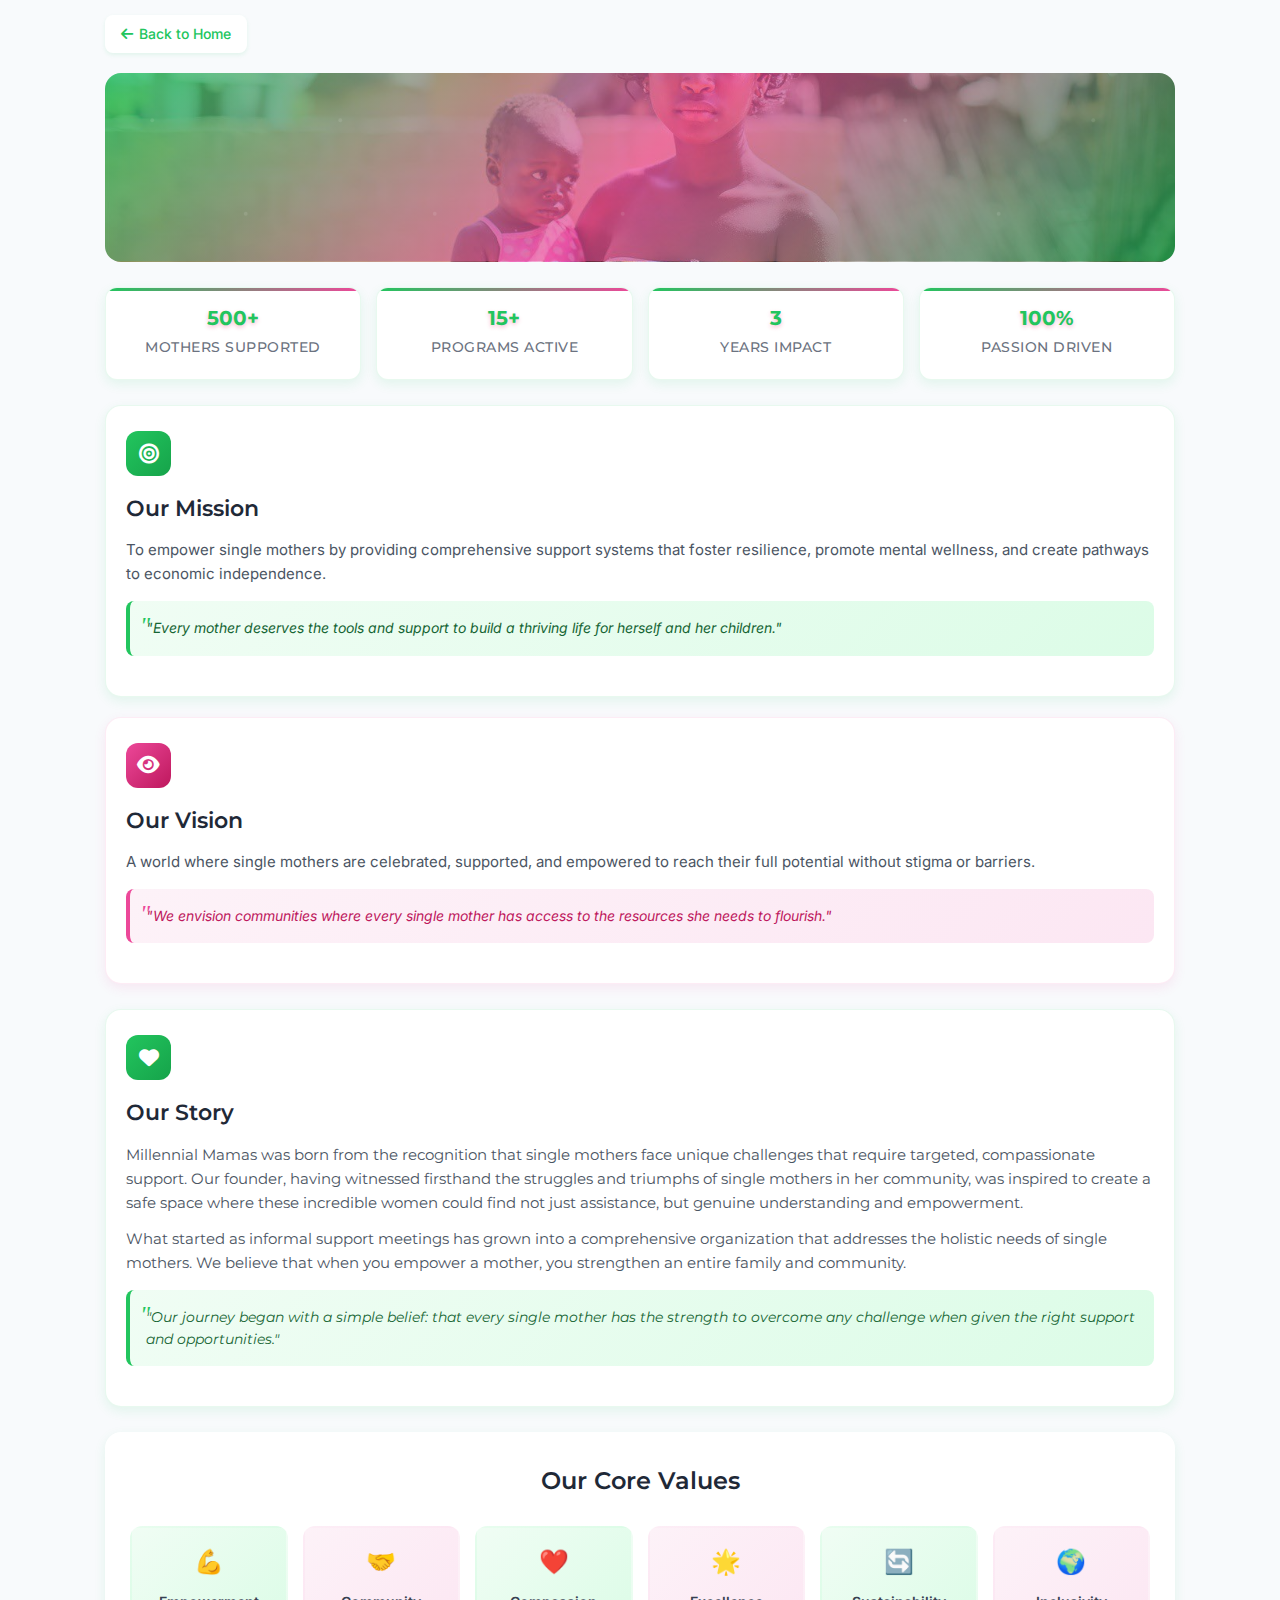
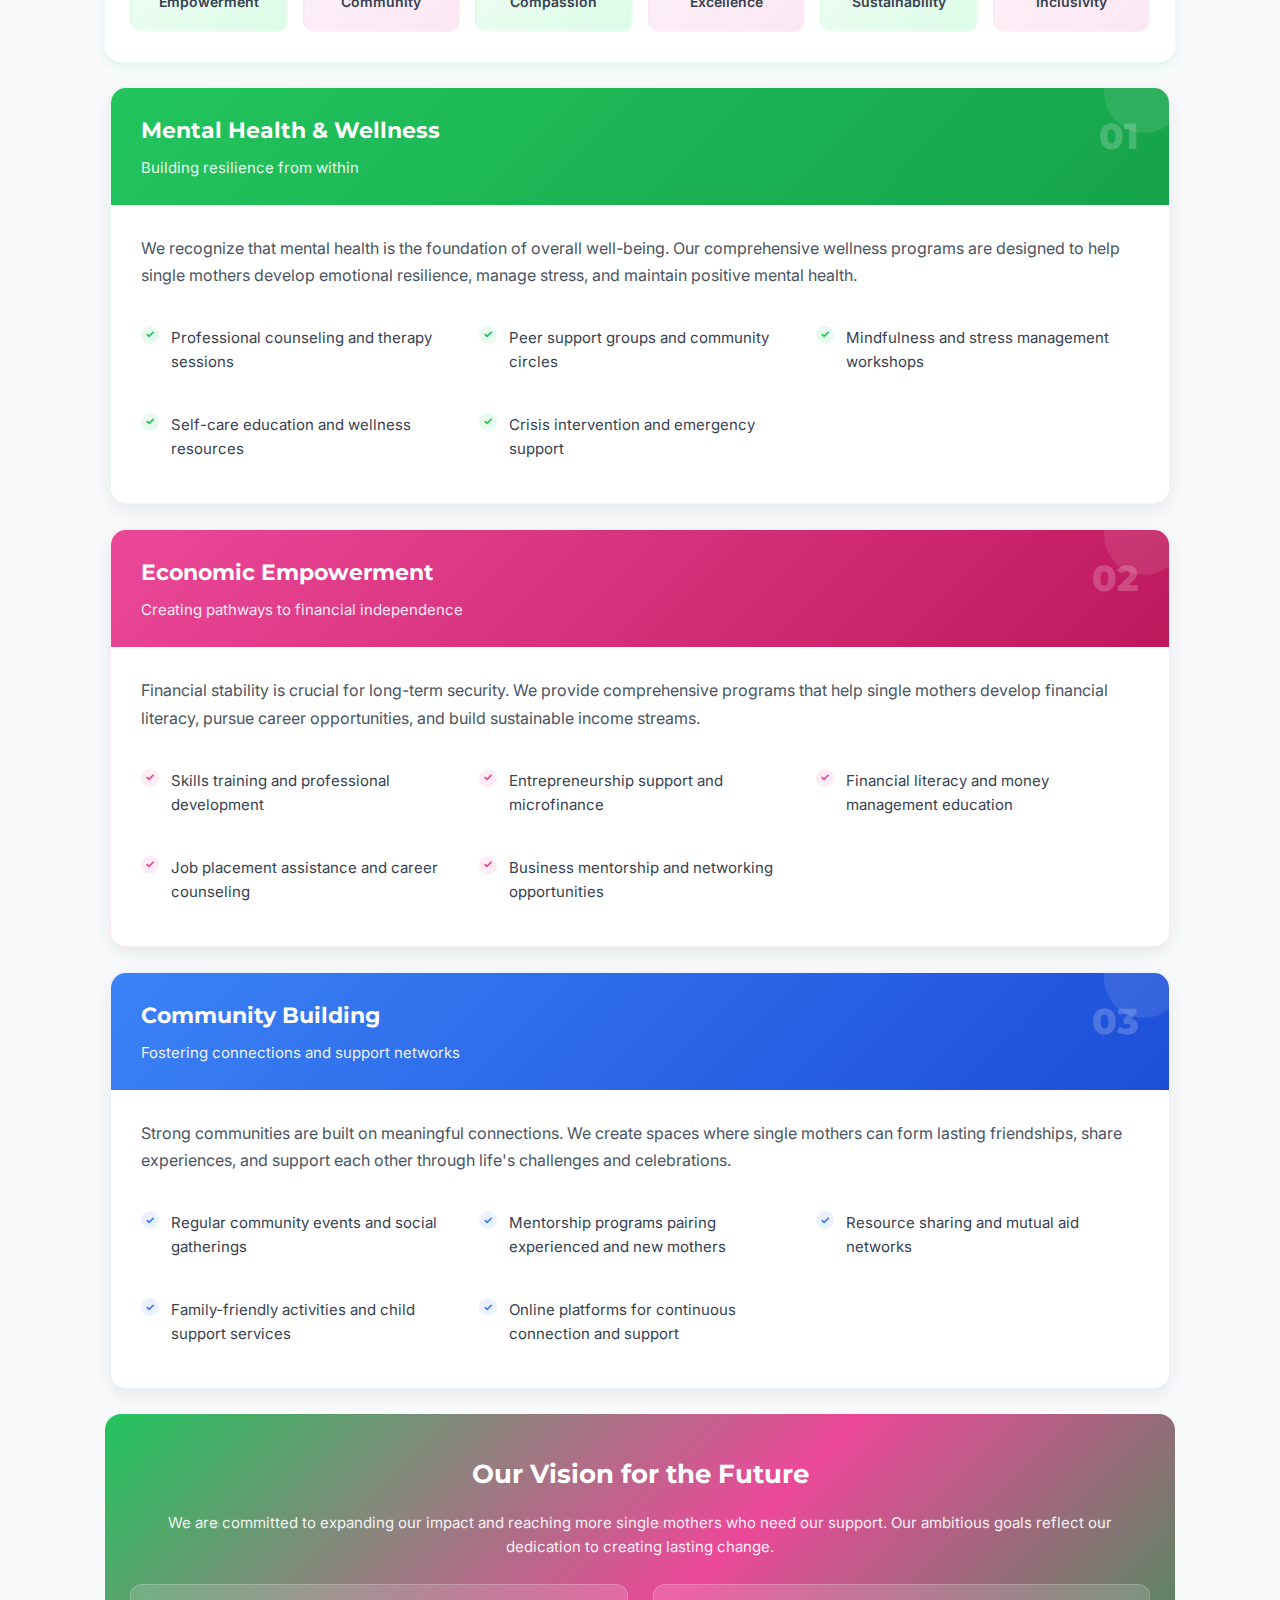
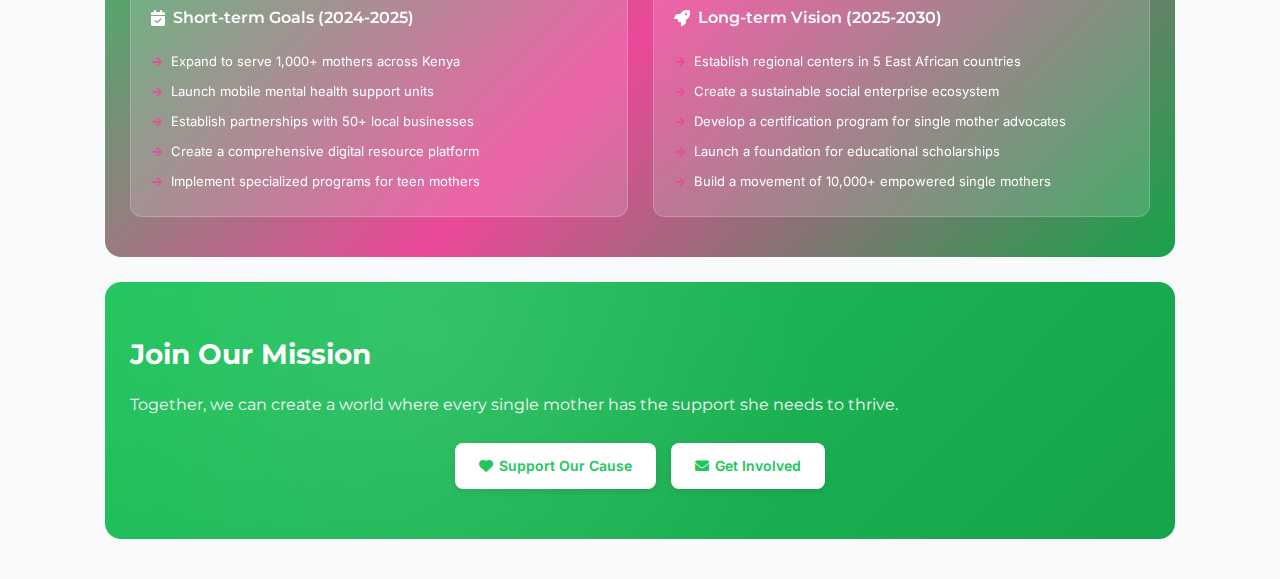
<file: about-us-new.html>
<!DOCTYPE html>
<html lang="en">
<head>
    <meta charset="UTF-8">
    <meta name="viewport" content="width=device-width, initial-scale=1.0">
    <title>About Us - Millennial Mamas</title>
    <meta name="description" content="Learn about Millennial Mamas - a nonprofit organization empowering single mothers across Kenya and beyond through community support, wellness programs, and economic empowerment.">
    <meta name="keywords" content="Millennial Mamas, single mothers, nonprofit, Kenya, community support, mental health, economic empowerment">
    <link rel="stylesheet" href="styles.css">
    <link href="https://cdnjs.cloudflare.com/ajax/libs/font-awesome/6.0.0/css/all.min.css" rel="stylesheet">
    <link href="https://fonts.googleapis.com/css2?family=Inter:wght@300;400;500;600;700&family=Montserrat:wght@300;400;500;600;700&display=swap" rel="stylesheet">
    <link rel="stylesheet" href="about.css">
</head>
<body>
    <div class="about-page">
        <a href="index.html" class="back-link">
            <i class="fas fa-arrow-left"></i>
            Back to Home
        </a>

        <!-- Hero Section -->
        <section class="hero-section">
            <div class="hero-content">
                <h1 class="hero-title">About Millennial Mamas</h1>
                <p class="hero-subtitle">Empowering single mothers to thrive, not just survive</p>
            </div>
        </section>

        <!-- Quick Stats -->
        <section class="stats-section">
            <div class="stats-grid">
                <div class="stat-card">
                    <span class="stat-number">500+</span>
                    <span class="stat-label">Mothers Supported</span>
                </div>
                <div class="stat-card">
                    <span class="stat-number">15+</span>
                    <span class="stat-label">Programs Active</span>
                </div>
                <div class="stat-card">
                    <span class="stat-number">3</span>
                    <span class="stat-label">Years Impact</span>
                </div>
                <div class="stat-card">
                    <span class="stat-number">100%</span>
                    <span class="stat-label">Passion Driven</span>
                </div>
            </div>
        </section>

        <!-- Mission & Vision -->
        <section class="content-grid">
            <div class="content-card">
                <div class="card-icon">
                    <i class="fas fa-bullseye"></i>
                </div>
                <h2 class="card-title">Our Mission</h2>
                <div class="card-content">
                    <p>To empower single mothers by providing comprehensive support systems that foster resilience, promote mental wellness, and create pathways to economic independence.</p>
                    <div class="highlight-quote">
                        "Every mother deserves the tools and support to build a thriving life for herself and her children."
                    </div>
                </div>
            </div>

            <div class="content-card">
                <div class="card-icon">
                    <i class="fas fa-eye"></i>
                </div>
                <h2 class="card-title">Our Vision</h2>
                <div class="card-content">
                    <p>A world where single mothers are celebrated, supported, and empowered to reach their full potential without stigma or barriers.</p>
                    <div class="highlight-quote">
                        "We envision communities where every single mother has access to the resources she needs to flourish."
                    </div>
                </div>
            </div>
        </section>

        <!-- Our Story -->
        <section class="content-card story-section">
            <div class="card-icon">
                <i class="fas fa-heart"></i>
            </div>
            <h2 class="card-title">Our Story</h2>
            <div class="card-content">
                <p>Millennial Mamas was born from the recognition that single mothers face unique challenges that require targeted, compassionate support. Our founder, having witnessed firsthand the struggles and triumphs of single mothers in her community, was inspired to create a safe space where these incredible women could find not just assistance, but genuine understanding and empowerment.</p>
                
                <p>What started as informal support meetings has grown into a comprehensive organization that addresses the holistic needs of single mothers. We believe that when you empower a mother, you strengthen an entire family and community.</p>
                
                <div class="highlight-quote">
                    "Our journey began with a simple belief: that every single mother has the strength to overcome any challenge when given the right support and opportunities."
                </div>
            </div>
        </section>

        <!-- Values Section -->
        <section class="values-section">
            <h2 class="values-title">Our Core Values</h2>
            <div class="values-grid">
                <div class="value-card">
                    <span class="value-emoji">💪</span>
                    <span class="value-name">Empowerment</span>
                </div>
                <div class="value-card">
                    <span class="value-emoji">🤝</span>
                    <span class="value-name">Community</span>
                </div>
                <div class="value-card">
                    <span class="value-emoji">❤️</span>
                    <span class="value-name">Compassion</span>
                </div>
                <div class="value-card">
                    <span class="value-emoji">🌟</span>
                    <span class="value-name">Excellence</span>
                </div>
                <div class="value-card">
                    <span class="value-emoji">🔄</span>
                    <span class="value-name">Sustainability</span>
                </div>
                <div class="value-card">
                    <span class="value-emoji">🌍</span>
                    <span class="value-name">Inclusivity</span>
                </div>
            </div>
        </section>

        <!-- Three Pillars -->
        <section class="pillars-container">
            <div class="pillar-card">
                <div class="pillar-header">
                    <div class="pillar-number">01</div>
                    <h3 class="pillar-title">Mental Health & Wellness</h3>
                    <p class="pillar-subtitle">Building resilience from within</p>
                </div>
                <div class="pillar-content">
                    <p>We recognize that mental health is the foundation of overall well-being. Our comprehensive wellness programs are designed to help single mothers develop emotional resilience, manage stress, and maintain positive mental health.</p>
                    <ul class="pillar-list">
                        <li>Professional counseling and therapy sessions</li>
                        <li>Peer support groups and community circles</li>
                        <li>Mindfulness and stress management workshops</li>
                        <li>Self-care education and wellness resources</li>
                        <li>Crisis intervention and emergency support</li>
                    </ul>
                </div>
            </div>

            <div class="pillar-card">
                <div class="pillar-header">
                    <div class="pillar-number">02</div>
                    <h3 class="pillar-title">Economic Empowerment</h3>
                    <p class="pillar-subtitle">Creating pathways to financial independence</p>
                </div>
                <div class="pillar-content">
                    <p>Financial stability is crucial for long-term security. We provide comprehensive programs that help single mothers develop financial literacy, pursue career opportunities, and build sustainable income streams.</p>
                    <ul class="pillar-list">
                        <li>Skills training and professional development</li>
                        <li>Entrepreneurship support and microfinance</li>
                        <li>Financial literacy and money management education</li>
                        <li>Job placement assistance and career counseling</li>
                        <li>Business mentorship and networking opportunities</li>
                    </ul>
                </div>
            </div>

            <div class="pillar-card">
                <div class="pillar-header">
                    <div class="pillar-number">03</div>
                    <h3 class="pillar-title">Community Building</h3>
                    <p class="pillar-subtitle">Fostering connections and support networks</p>
                </div>
                <div class="pillar-content">
                    <p>Strong communities are built on meaningful connections. We create spaces where single mothers can form lasting friendships, share experiences, and support each other through life's challenges and celebrations.</p>
                    <ul class="pillar-list">
                        <li>Regular community events and social gatherings</li>
                        <li>Mentorship programs pairing experienced and new mothers</li>
                        <li>Resource sharing and mutual aid networks</li>
                        <li>Family-friendly activities and child support services</li>
                        <li>Online platforms for continuous connection and support</li>
                    </ul>
                </div>
            </div>
        </section>

        <!-- Future Goals -->
        <section class="goals-section">
            <div class="goals-content">
                <h2 class="goals-title">Our Vision for the Future</h2>
                <p>We are committed to expanding our impact and reaching more single mothers who need our support. Our ambitious goals reflect our dedication to creating lasting change.</p>
                
                <div class="goals-grid">
                    <div class="goal-timeline">
                        <h3 class="timeline-title">
                            <i class="fas fa-calendar-check"></i>
                            Short-term Goals (2024-2025)
                        </h3>
                        <ul>
                            <li>Expand to serve 1,000+ mothers across Kenya</li>
                            <li>Launch mobile mental health support units</li>
                            <li>Establish partnerships with 50+ local businesses</li>
                            <li>Create a comprehensive digital resource platform</li>
                            <li>Implement specialized programs for teen mothers</li>
                        </ul>
                    </div>
                    
                    <div class="goal-timeline">
                        <h3 class="timeline-title">
                            <i class="fas fa-rocket"></i>
                            Long-term Vision (2025-2030)
                        </h3>
                        <ul>
                            <li>Establish regional centers in 5 East African countries</li>
                            <li>Create a sustainable social enterprise ecosystem</li>
                            <li>Develop a certification program for single mother advocates</li>
                            <li>Launch a foundation for educational scholarships</li>
                            <li>Build a movement of 10,000+ empowered single mothers</li>
                        </ul>
                    </div>
                </div>
            </div>
        </section>

        <!-- Call to Action -->
        <section class="cta-section">
            <div class="cta-content">
                <h2 class="cta-title">Join Our Mission</h2>
                <p class="cta-description">Together, we can create a world where every single mother has the support she needs to thrive.</p>
                <div class="cta-buttons">
                    <a href="index.html#donate" class="cta-btn">
                        <i class="fas fa-heart"></i>
                        Support Our Cause
                    </a>
                    <a href="index.html#contact" class="cta-btn">
                        <i class="fas fa-envelope"></i>
                        Get Involved
                    </a>
                </div>
            </div>
        </section>
    </div>
</body>
</html>
</file>
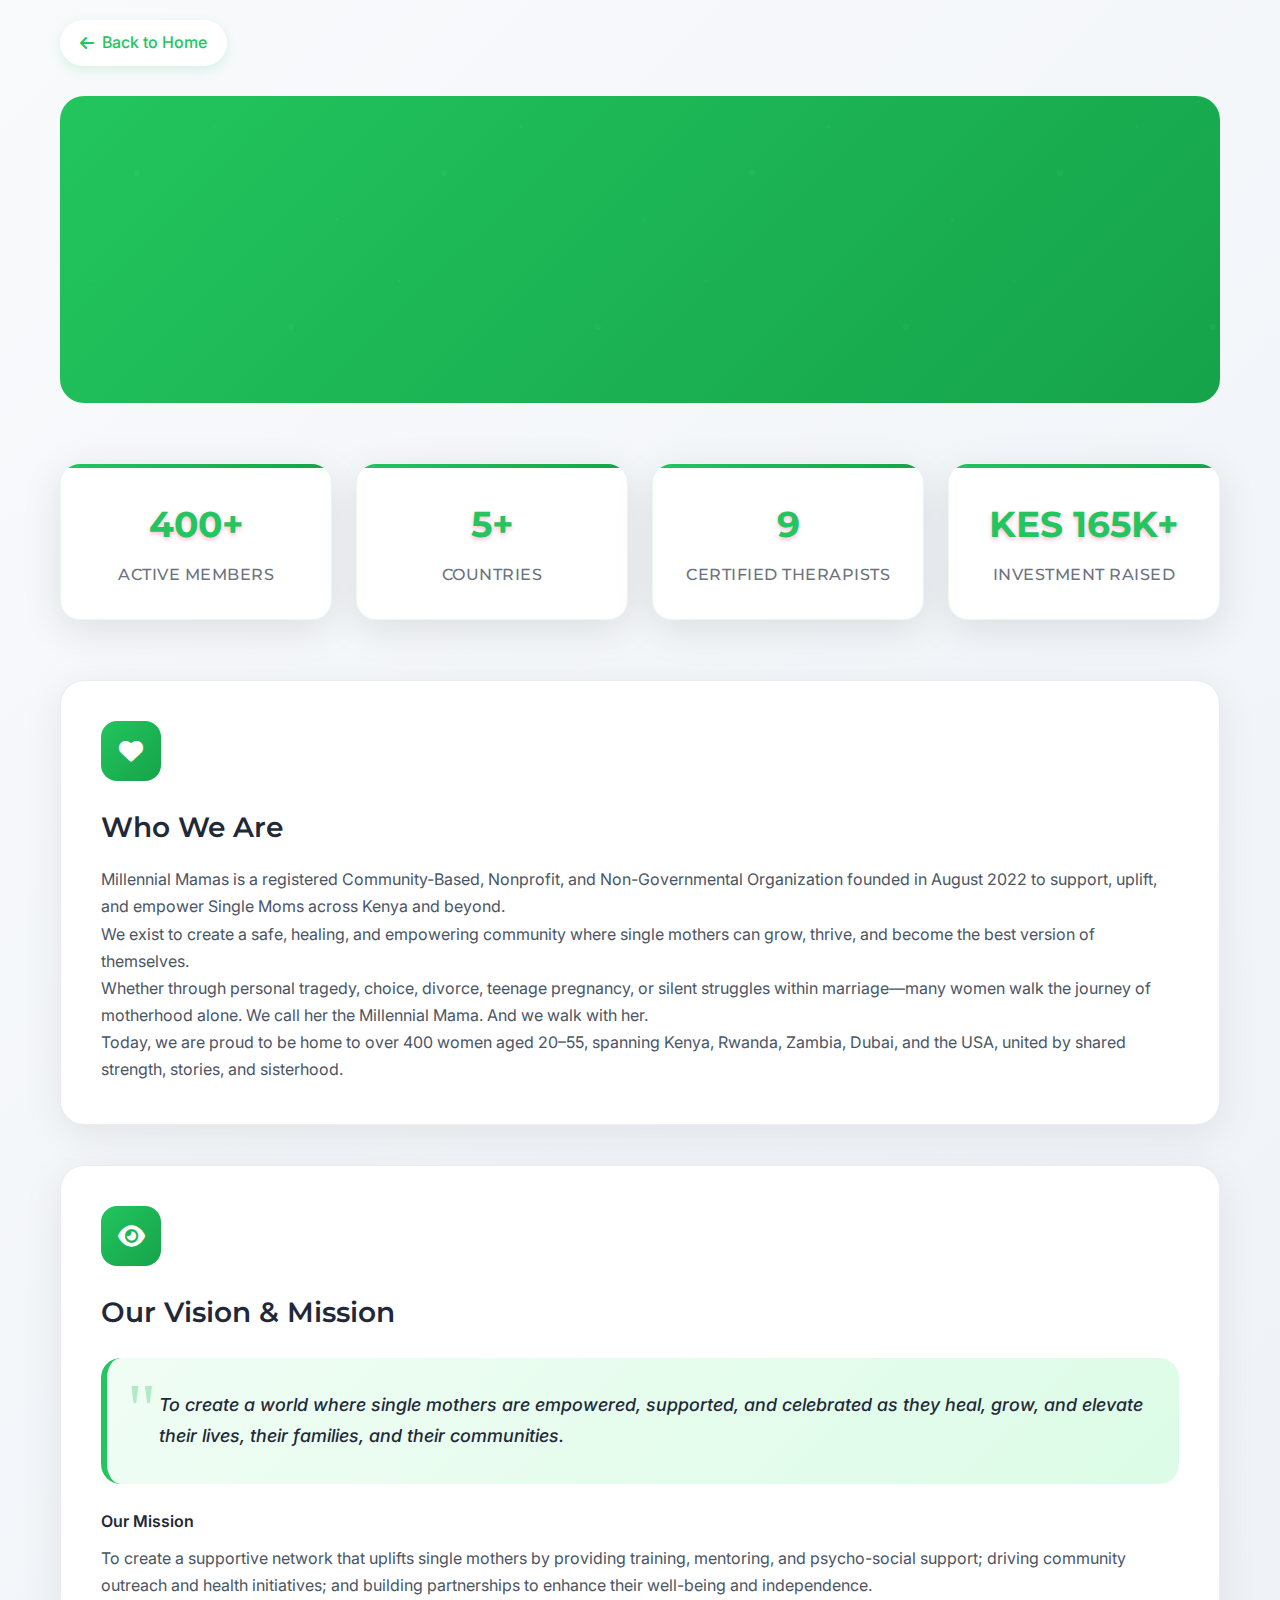
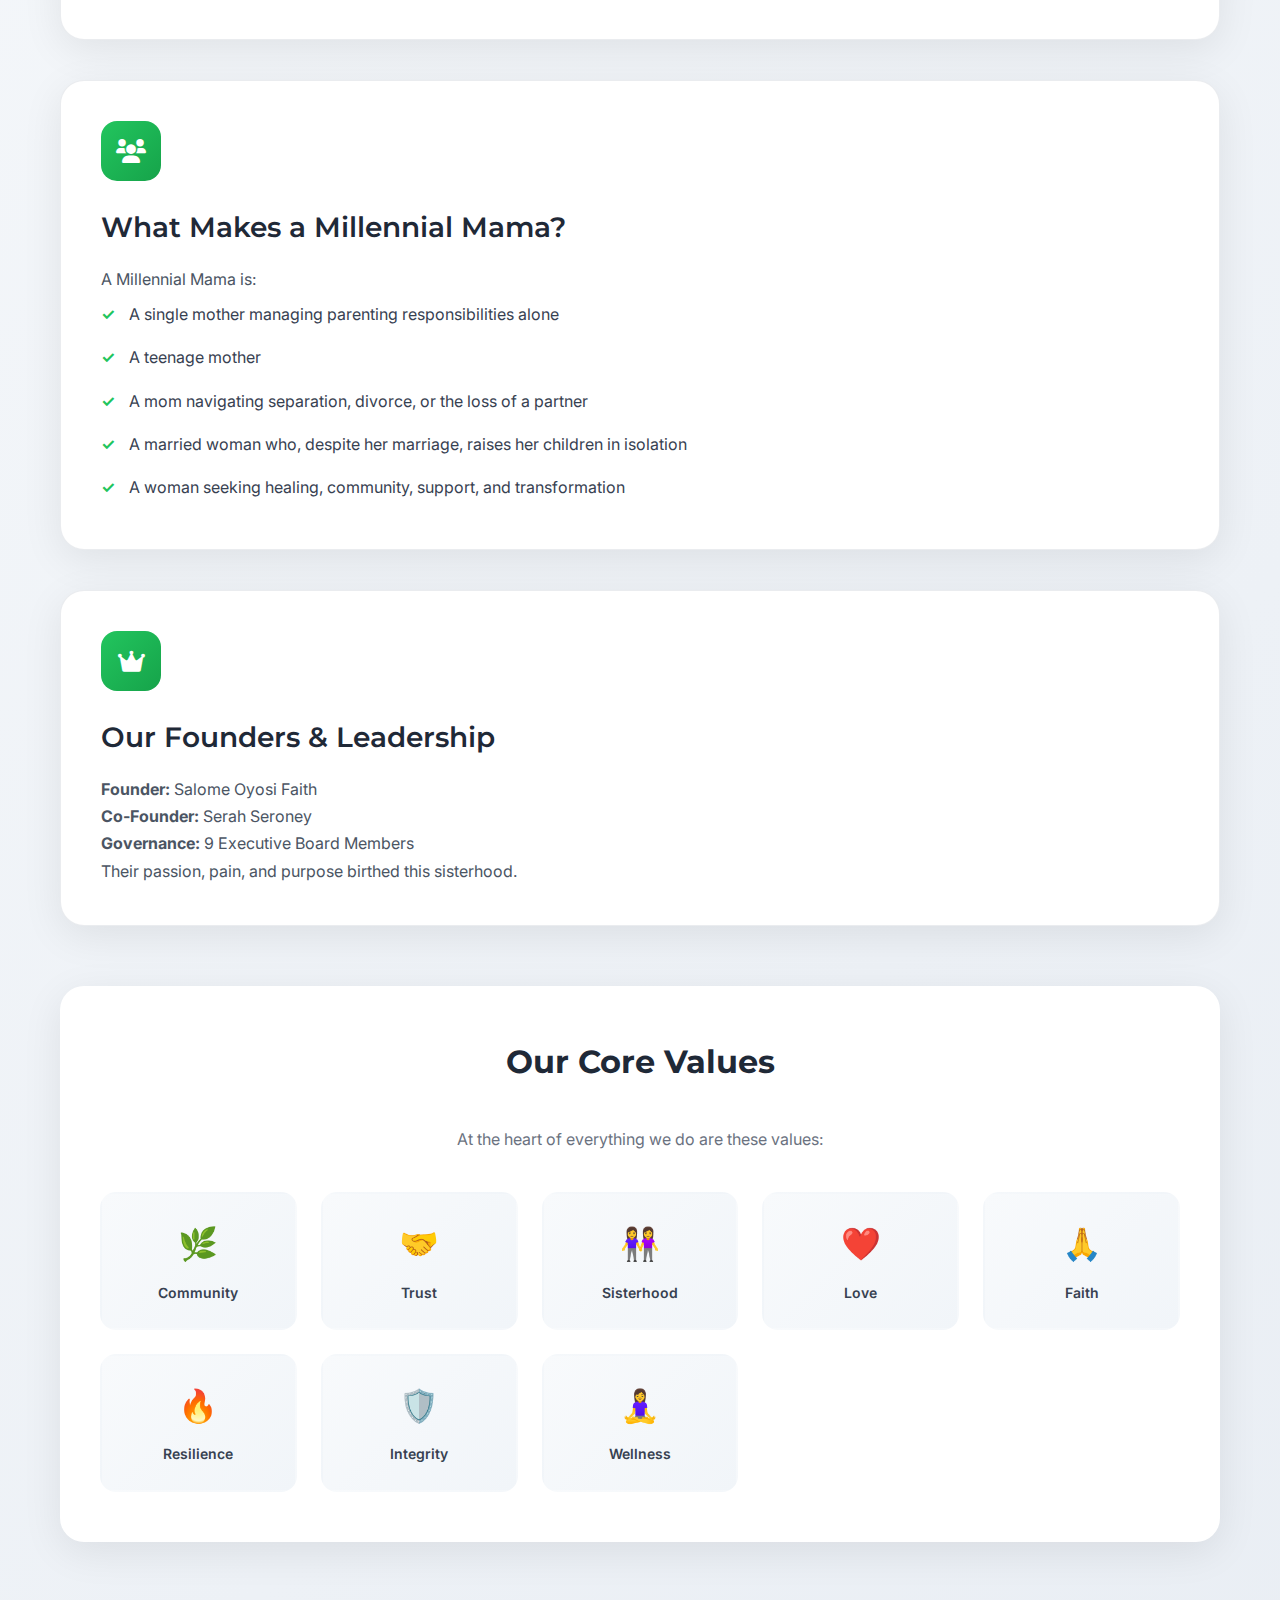
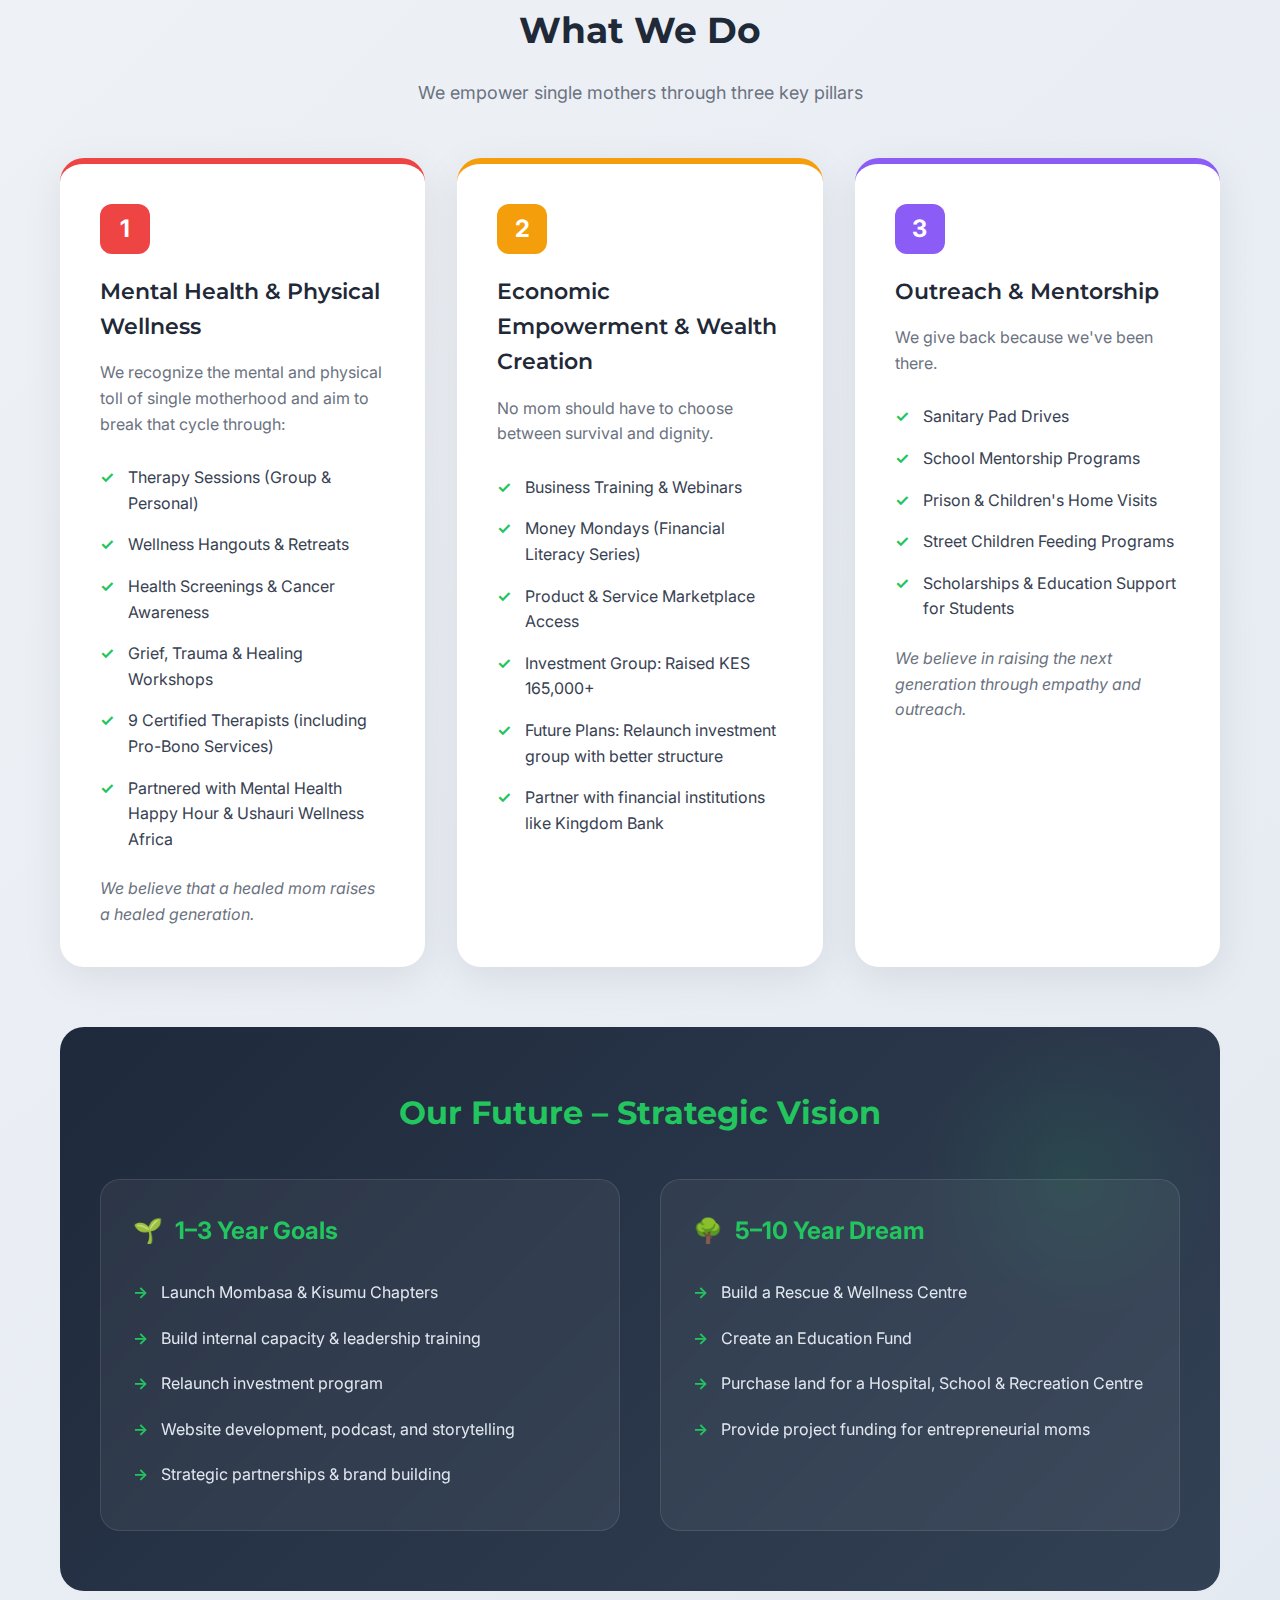
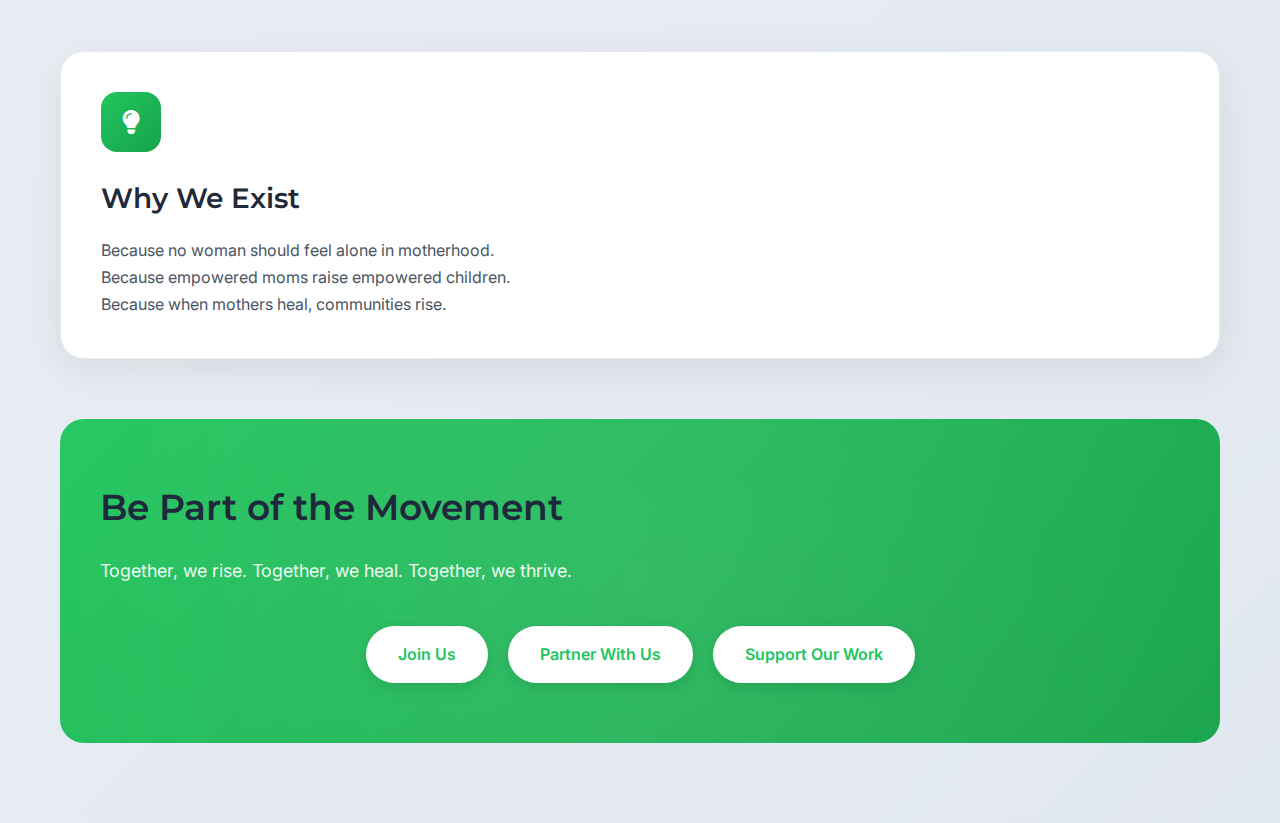
<file: about-us-old.html>
<!DOCTYPE html>
<html lang="en">
<head>
    <meta charset="UTF-8">
    <meta name="viewport" content="width=device-width, initial-scale=1.0">
    <title>About Us - Millennial Mamas</title>
    <meta name="description" content="Learn about Millennial Mamas - a nonprofit organization empowering single mothers across Kenya and beyond through community support, wellness programs, and economic empowerment.">
    <meta name="keywords" content="Millennial Mamas, single mothers, nonprofit, Kenya, community support, mental health, economic empowerment">
    <link rel="stylesheet" href="styles.css">
    <link href="https://cdnjs.cloudflare.com/ajax/libs/font-awesome/6.0.0/css/all.min.css" rel="stylesheet">
    <link href="https://fonts.googleapis.com/css2?family=Inter:wght@300;400;500;600;700&family=Montserrat:wght@300;400;500;600;700&display=swap" rel="stylesheet">
    <style>
        * {
            margin: 0;
            padding: 0;
            box-sizing: border-box;
        }
        
        body {
            font-family: 'Inter', sans-serif;
            line-height: 1.6;
            color: #374151;
            background: linear-gradient(135deg, #f8fafc 0%, #e2e8f0 100%);
            min-height: 100vh;
        }
        
        .about-page {
            max-width: 1200px;
            margin: 0 auto;
            padding: 20px;
        }
        
        .back-link {
            display: inline-flex;
            align-items: center;
            gap: 8px;
            margin-bottom: 30px;
            color: #22c55e;
            text-decoration: none;
            font-weight: 500;
            padding: 10px 20px;
            background: white;
            border-radius: 50px;
            box-shadow: 0 4px 12px rgba(34, 197, 94, 0.15);
            transition: all 0.3s ease;
        }
        
        .back-link:hover {
            transform: translateY(-2px);
            box-shadow: 0 8px 25px rgba(34, 197, 94, 0.25);
        }
        
        .hero-section {
            text-align: center;
            background: linear-gradient(135deg, #22c55e 0%, #16a34a 100%);
            color: white;
            padding: 80px 40px;
            border-radius: 24px;
            margin-bottom: 60px;
            position: relative;
            overflow: hidden;
        }
        
        .hero-section::before {
            content: '';
            position: absolute;
            top: 0;
            left: 0;
            right: 0;
            bottom: 0;
            background: url('data:image/svg+xml,<svg xmlns="http://www.w3.org/2000/svg" viewBox="0 0 100 100"><defs><pattern id="grain" width="100" height="100" patternUnits="userSpaceOnUse"><circle cx="25" cy="25" r="1" fill="rgba(255,255,255,0.1)"/><circle cx="75" cy="75" r="1" fill="rgba(255,255,255,0.1)"/><circle cx="50" cy="10" r="0.5" fill="rgba(255,255,255,0.1)"/><circle cx="10" cy="60" r="0.5" fill="rgba(255,255,255,0.1)"/><circle cx="90" cy="40" r="0.5" fill="rgba(255,255,255,0.1)"/></pattern></defs><rect width="100" height="100" fill="url(%23grain)"/></svg>');
            opacity: 0.3;
        }
        
        .hero-content {
            position: relative;
            z-index: 1;
        }
        
        .hero-title {
            font-family: 'Montserrat', sans-serif;
            font-size: 56px;
            font-weight: 700;
            margin-bottom: 20px;
            background: linear-gradient(45deg, #ffffff, #f0f9ff);
            -webkit-background-clip: text;
            -webkit-text-fill-color: transparent;
            background-clip: text;
        }
        
        .hero-subtitle {
            font-size: 22px;
            font-weight: 300;
            opacity: 0.9;
            max-width: 600px;
            margin: 0 auto;
        }
        
        .quick-stats {
            display: grid;
            grid-template-columns: repeat(auto-fit, minmax(250px, 1fr));
            gap: 24px;
            margin: 60px 0;
        }
        
        .stat-card {
            background: white;
            padding: 32px 24px;
            border-radius: 20px;
            text-align: center;
            box-shadow: 0 10px 40px rgba(0, 0, 0, 0.1);
            border: 1px solid rgba(34, 197, 94, 0.1);
            transition: all 0.3s ease;
            position: relative;
            overflow: hidden;
        }
        
        .stat-card::before {
            content: '';
            position: absolute;
            top: 0;
            left: 0;
            width: 100%;
            height: 4px;
            background: linear-gradient(90deg, #22c55e, #16a34a);
        }
        
        .stat-card:hover {
            transform: translateY(-8px);
            box-shadow: 0 20px 60px rgba(34, 197, 94, 0.2);
        }
        
        .stat-number {
            font-size: 36px;
            font-weight: 700;
            color: #22c55e;
            display: block;
            margin-bottom: 8px;
            font-family: 'Montserrat', sans-serif;
        }
        
        .stat-label {
            font-size: 16px;
            color: #6b7280;
            font-weight: 500;
        }
        
        .content-grid {
            display: grid;
            gap: 40px;
            margin-bottom: 60px;
        }
        
        .content-card {
            background: white;
            padding: 40px;
            border-radius: 24px;
            box-shadow: 0 10px 40px rgba(0, 0, 0, 0.08);
            border: 1px solid rgba(229, 231, 235, 0.8);
            transition: all 0.3s ease;
        }
        
        .content-card:hover {
            transform: translateY(-4px);
            box-shadow: 0 20px 60px rgba(0, 0, 0, 0.12);
        }
        
        .card-icon {
            width: 60px;
            height: 60px;
            background: linear-gradient(135deg, #22c55e, #16a34a);
            border-radius: 16px;
            display: flex;
            align-items: center;
            justify-content: center;
            margin-bottom: 24px;
            color: white;
            font-size: 24px;
        }
        
        .card-title {
            font-family: 'Montserrat', sans-serif;
            font-size: 28px;
            font-weight: 600;
            color: #1f2937;
            margin-bottom: 16px;
        }
        
        .card-content {
            color: #4b5563;
            font-size: 16px;
            line-height: 1.7;
        }
        
        .highlight-quote {
            background: linear-gradient(135deg, #f0fdf4, #dcfce7);
            border-radius: 20px;
            padding: 32px;
            margin: 24px 0;
            border-left: 6px solid #22c55e;
            position: relative;
        }
        
        .highlight-quote::before {
            content: '"';
            position: absolute;
            top: -10px;
            left: 20px;
            font-size: 72px;
            color: #22c55e;
            opacity: 0.3;
            font-family: serif;
        }
        
        .quote-text {
            font-size: 18px;
            font-style: italic;
            color: #1f2937;
            font-weight: 500;
            margin-left: 20px;
        }
        
        .values-section {
            background: white;
            padding: 50px 40px;
            border-radius: 24px;
            margin: 40px 0;
            box-shadow: 0 10px 40px rgba(0, 0, 0, 0.08);
        }
        
        .values-title {
            text-align: center;
            font-family: 'Montserrat', sans-serif;
            font-size: 32px;
            margin-bottom: 40px;
            color: #1f2937;
        }
        
        .values-grid {
            display: grid;
            grid-template-columns: repeat(auto-fit, minmax(180px, 1fr));
            gap: 24px;
        }
        
        .value-card {
            text-align: center;
            padding: 24px 16px;
            background: linear-gradient(135deg, #f8fafc, #f1f5f9);
            border-radius: 16px;
            transition: all 0.3s ease;
            border: 2px solid transparent;
        }
        
        .value-card:hover {
            background: linear-gradient(135deg, #f0fdf4, #dcfce7);
            border-color: #22c55e;
            transform: translateY(-4px);
        }
        
        .value-emoji {
            font-size: 32px;
            margin-bottom: 12px;
            display: block;
        }
        
        .value-text {
            font-weight: 600;
            color: #374151;
            font-size: 14px;
        }
        
        .pillars-section {
            margin: 60px 0;
        }
        
        .pillars-title {
            text-align: center;
            font-family: 'Montserrat', sans-serif;
            font-size: 36px;
            margin-bottom: 20px;
            color: #1f2937;
        }
        
        .pillars-subtitle {
            text-align: center;
            color: #6b7280;
            font-size: 18px;
            margin-bottom: 50px;
        }
        
        .pillars-grid {
            display: grid;
            grid-template-columns: repeat(auto-fit, minmax(350px, 1fr));
            gap: 32px;
        }
        
        .pillar-card {
            background: white;
            padding: 40px;
            border-radius: 24px;
            box-shadow: 0 10px 40px rgba(0, 0, 0, 0.08);
            border-top: 6px solid;
            transition: all 0.3s ease;
        }
        
        .pillar-card:nth-child(1) { border-top-color: #ef4444; }
        .pillar-card:nth-child(2) { border-top-color: #f59e0b; }
        .pillar-card:nth-child(3) { border-top-color: #8b5cf6; }
        
        .pillar-card:hover {
            transform: translateY(-8px);
            box-shadow: 0 20px 60px rgba(0, 0, 0, 0.15);
        }
        
        .pillar-number {
            width: 50px;
            height: 50px;
            border-radius: 12px;
            display: flex;
            align-items: center;
            justify-content: center;
            color: white;
            font-size: 24px;
            font-weight: 700;
            margin-bottom: 20px;
        }
        
        .pillar-card:nth-child(1) .pillar-number { background: #ef4444; }
        .pillar-card:nth-child(2) .pillar-number { background: #f59e0b; }
        .pillar-card:nth-child(3) .pillar-number { background: #8b5cf6; }
        
        .pillar-title {
            font-family: 'Montserrat', sans-serif;
            font-size: 22px;
            font-weight: 600;
            color: #1f2937;
            margin-bottom: 16px;
        }
        
        .pillar-description {
            color: #6b7280;
            margin-bottom: 20px;
            line-height: 1.6;
        }
        
        .pillar-features {
            list-style: none;
            padding: 0;
        }
        
        .pillar-features li {
            padding: 8px 0;
            padding-left: 28px;
            position: relative;
            color: #374151;
        }
        
        .pillar-features li::before {
            content: "✓";
            position: absolute;
            left: 0;
            color: #22c55e;
            font-weight: bold;
            font-size: 16px;
        }
        
        .future-section {
            background: linear-gradient(135deg, #1e293b, #334155);
            color: white;
            padding: 60px 40px;
            border-radius: 24px;
            margin: 60px 0;
            position: relative;
            overflow: hidden;
        }
        
        .future-section::before {
            content: '';
            position: absolute;
            top: 0;
            right: 0;
            width: 300px;
            height: 300px;
            background: radial-gradient(circle, rgba(34, 197, 94, 0.1) 0%, transparent 70%);
            border-radius: 50%;
        }
        
        .future-content {
            position: relative;
            z-index: 1;
        }
        
        .future-title {
            font-family: 'Montserrat', sans-serif;
            font-size: 32px;
            margin-bottom: 40px;
            text-align: center;
            color: #22c55e;
        }
        
        .goals-grid {
            display: grid;
            grid-template-columns: repeat(auto-fit, minmax(400px, 1fr));
            gap: 40px;
            margin-top: 40px;
        }
        
        .goal-card {
            background: rgba(255, 255, 255, 0.05);
            padding: 32px;
            border-radius: 20px;
            border: 1px solid rgba(255, 255, 255, 0.1);
            backdrop-filter: blur(10px);
        }
        
        .goal-title {
            font-size: 24px;
            margin-bottom: 20px;
            color: #22c55e;
            display: flex;
            align-items: center;
            gap: 12px;
        }
        
        .goal-list {
            list-style: none;
            padding: 0;
        }
        
        .goal-list li {
            padding: 10px 0;
            padding-left: 28px;
            position: relative;
            color: #e2e8f0;
        }
        
        .goal-list li::before {
            content: "→";
            position: absolute;
            left: 0;
            color: #22c55e;
            font-weight: bold;
        }
        
        .cta-section {
            text-align: center;
            background: linear-gradient(135deg, #22c55e, #16a34a);
            color: white;
            padding: 60px 40px;
            border-radius: 24px;
            margin: 60px 0;
            position: relative;
            overflow: hidden;
        }
        
        .cta-section::before {
            content: '';
            position: absolute;
            top: -50%;
            left: -50%;
            width: 200%;
            height: 200%;
            background: radial-gradient(circle, rgba(255, 255, 255, 0.1) 0%, transparent 70%);
            animation: float 6s ease-in-out infinite;
        }
        
        @keyframes float {
            0%, 100% { transform: translateY(0px) rotate(0deg); }
            50% { transform: translateY(-20px) rotate(10deg); }
        }
        
        .cta-content {
            position: relative;
            z-index: 1;
        }
        
        .cta-title {
            font-family: 'Montserrat', sans-serif;
            font-size: 36px;
            margin-bottom: 20px;
        }
        
        .cta-subtitle {
            font-size: 18px;
            margin-bottom: 40px;
            opacity: 0.9;
        }
        
        .cta-buttons {
            display: flex;
            justify-content: center;
            gap: 20px;
            flex-wrap: wrap;
        }
        
        .cta-btn {
            display: inline-block;
            padding: 16px 32px;
            background: white;
            color: #22c55e;
            text-decoration: none;
            border-radius: 50px;
            font-weight: 600;
            font-size: 16px;
            transition: all 0.3s ease;
            box-shadow: 0 4px 15px rgba(0, 0, 0, 0.1);
        }
        
        .cta-btn:hover {
            background: #f8fafc;
            transform: translateY(-3px);
            box-shadow: 0 8px 25px rgba(0, 0, 0, 0.15);
        }
        
        @media (max-width: 768px) {
            .about-page {
                padding: 15px;
            }
            
            .hero-section {
                padding: 60px 20px;
            }
            
            .hero-title {
                font-size: 36px;
            }
            
            .quick-stats {
                grid-template-columns: repeat(2, 1fr);
                gap: 16px;
            }
            
            .content-card, .values-section, .future-section, .cta-section {
                padding: 30px 20px;
            }
            
            .pillars-grid {
                grid-template-columns: 1fr;
            }
            
            .goals-grid {
                grid-template-columns: 1fr;
            }
            
            .cta-buttons {
                flex-direction: column;
                align-items: center;
            }
        }
    </style>
</head>
<body>
    <div class="about-page">
        <a href="index.html" class="back-link">
            <i class="fas fa-arrow-left"></i> Back to Home
        </a>
        
        <!-- Hero Section -->
        <section class="hero-section">
            <div class="hero-content">
                <h1 class="hero-title">About Us</h1>
                <p class="hero-subtitle">Empowering mothers, building communities, and creating lasting impact through support, growth, and sisterhood</p>
            </div>
        </section>
        
        <!-- Quick Stats -->
        <div class="quick-stats">
            <div class="stat-card">
                <span class="stat-number">400+</span>
                <span class="stat-label">Active Members</span>
            </div>
            <div class="stat-card">
                <span class="stat-number">5+</span>
                <span class="stat-label">Countries</span>
            </div>
            <div class="stat-card">
                <span class="stat-number">9</span>
                <span class="stat-label">Certified Therapists</span>
            </div>
            <div class="stat-card">
                <span class="stat-number">KES 165K+</span>
                <span class="stat-label">Investment Raised</span>
            </div>
        </div>
        
        <!-- Content Grid -->
        <div class="content-grid">
            <!-- Who We Are -->
            <div class="content-card">
                <div class="card-icon">
                    <i class="fas fa-heart"></i>
                </div>
                <h2 class="card-title">Who We Are</h2>
                <div class="card-content">
                    <p>Millennial Mamas is a registered Community-Based, Nonprofit, and Non-Governmental Organization founded in August 2022 to support, uplift, and empower Single Moms across Kenya and beyond.</p>
                    
                    <p>We exist to create a safe, healing, and empowering community where single mothers can grow, thrive, and become the best version of themselves.</p>
                    
                    <p>Whether through personal tragedy, choice, divorce, teenage pregnancy, or silent struggles within marriage—many women walk the journey of motherhood alone. We call her the Millennial Mama. And we walk with her.</p>
                    
                    <p>Today, we are proud to be home to over 400 women aged 20–55, spanning Kenya, Rwanda, Zambia, Dubai, and the USA, united by shared strength, stories, and sisterhood.</p>
                </div>
            </div>
            
            <!-- Vision & Mission -->
            <div class="content-card">
                <div class="card-icon">
                    <i class="fas fa-eye"></i>
                </div>
                <h2 class="card-title">Our Vision & Mission</h2>
                <div class="card-content">
                    <div class="highlight-quote">
                        <p class="quote-text">To create a world where single mothers are empowered, supported, and celebrated as they heal, grow, and elevate their lives, their families, and their communities.</p>
                    </div>
                    
                    <h4 style="color: #1f2937; margin: 20px 0 10px 0; font-weight: 600;">Our Mission</h4>
                    <p>To create a supportive network that uplifts single mothers by providing training, mentoring, and psycho-social support; driving community outreach and health initiatives; and building partnerships to enhance their well-being and independence.</p>
                </div>
            </div>
            
            <!-- What Makes a Millennial Mama -->
            <div class="content-card">
                <div class="card-icon">
                    <i class="fas fa-users"></i>
                </div>
                <h2 class="card-title">What Makes a Millennial Mama?</h2>
                <div class="card-content">
                    <p>A Millennial Mama is:</p>
                    <ul class="pillar-features">
                        <li>A single mother managing parenting responsibilities alone</li>
                        <li>A teenage mother</li>
                        <li>A mom navigating separation, divorce, or the loss of a partner</li>
                        <li>A married woman who, despite her marriage, raises her children in isolation</li>
                        <li>A woman seeking healing, community, support, and transformation</li>
                    </ul>
                </div>
            </div>
            
            <!-- Leadership -->
            <div class="content-card">
                <div class="card-icon">
                    <i class="fas fa-crown"></i>
                </div>
                <h2 class="card-title">Our Founders & Leadership</h2>
                <div class="card-content">
                    <p><strong>Founder:</strong> Salome Oyosi Faith</p>
                    <p><strong>Co-Founder:</strong> Serah Seroney</p>
                    <p><strong>Governance:</strong> 9 Executive Board Members</p>
                    <p>Their passion, pain, and purpose birthed this sisterhood.</p>
                </div>
            </div>
        </div>
        
        <!-- Values Section -->
        <div class="values-section">
            <h2 class="values-title">Our Core Values</h2>
            <p style="text-align: center; color: #6b7280; margin-bottom: 40px;">At the heart of everything we do are these values:</p>
            <div class="values-grid">
                <div class="value-card">
                    <span class="value-emoji">🌿</span>
                    <div class="value-text">Community</div>
                </div>
                <div class="value-card">
                    <span class="value-emoji">🤝</span>
                    <div class="value-text">Trust</div>
                </div>
                <div class="value-card">
                    <span class="value-emoji">👭</span>
                    <div class="value-text">Sisterhood</div>
                </div>
                <div class="value-card">
                    <span class="value-emoji">❤️</span>
                    <div class="value-text">Love</div>
                </div>
                <div class="value-card">
                    <span class="value-emoji">🙏</span>
                    <div class="value-text">Faith</div>
                </div>
                <div class="value-card">
                    <span class="value-emoji">🔥</span>
                    <div class="value-text">Resilience</div>
                </div>
                <div class="value-card">
                    <span class="value-emoji">🛡️</span>
                    <div class="value-text">Integrity</div>
                </div>
                <div class="value-card">
                    <span class="value-emoji">🧘‍♀️</span>
                    <div class="value-text">Wellness</div>
                </div>
            </div>
        </div>
        
        <!-- Pillars Section -->
        <div class="pillars-section">
            <h2 class="pillars-title">What We Do</h2>
            <p class="pillars-subtitle">We empower single mothers through three key pillars</p>
            
            <div class="pillars-grid">
                <div class="pillar-card">
                    <div class="pillar-number">1</div>
                    <h3 class="pillar-title">Mental Health & Physical Wellness</h3>
                    <p class="pillar-description">We recognize the mental and physical toll of single motherhood and aim to break that cycle through:</p>
                    <ul class="pillar-features">
                        <li>Therapy Sessions (Group & Personal)</li>
                        <li>Wellness Hangouts & Retreats</li>
                        <li>Health Screenings & Cancer Awareness</li>
                        <li>Grief, Trauma & Healing Workshops</li>
                        <li>9 Certified Therapists (including Pro-Bono Services)</li>
                        <li>Partnered with Mental Health Happy Hour & Ushauri Wellness Africa</li>
                    </ul>
                    <p style="font-style: italic; color: #6b7280; margin-top: 16px;">We believe that a healed mom raises a healed generation.</p>
                </div>
                
                <div class="pillar-card">
                    <div class="pillar-number">2</div>
                    <h3 class="pillar-title">Economic Empowerment & Wealth Creation</h3>
                    <p class="pillar-description">No mom should have to choose between survival and dignity.</p>
                    <ul class="pillar-features">
                        <li>Business Training & Webinars</li>
                        <li>Money Mondays (Financial Literacy Series)</li>
                        <li>Product & Service Marketplace Access</li>
                        <li>Investment Group: Raised KES 165,000+</li>
                        <li>Future Plans: Relaunch investment group with better structure</li>
                        <li>Partner with financial institutions like Kingdom Bank</li>
                    </ul>
                </div>
                
                <div class="pillar-card">
                    <div class="pillar-number">3</div>
                    <h3 class="pillar-title">Outreach & Mentorship</h3>
                    <p class="pillar-description">We give back because we've been there.</p>
                    <ul class="pillar-features">
                        <li>Sanitary Pad Drives</li>
                        <li>School Mentorship Programs</li>
                        <li>Prison & Children's Home Visits</li>
                        <li>Street Children Feeding Programs</li>
                        <li>Scholarships & Education Support for Students</li>
                    </ul>
                    <p style="font-style: italic; color: #6b7280; margin-top: 16px;">We believe in raising the next generation through empathy and outreach.</p>
                </div>
            </div>
        </div>
        
        <!-- Future Vision -->
        <div class="future-section">
            <div class="future-content">
                <h2 class="future-title">Our Future – Strategic Vision</h2>
                
                <div class="goals-grid">
                    <div class="goal-card">
                        <h3 class="goal-title">
                            <span>🌱</span>
                            1–3 Year Goals
                        </h3>
                        <ul class="goal-list">
                            <li>Launch Mombasa & Kisumu Chapters</li>
                            <li>Build internal capacity & leadership training</li>
                            <li>Relaunch investment program</li>
                            <li>Website development, podcast, and storytelling</li>
                            <li>Strategic partnerships & brand building</li>
                        </ul>
                    </div>
                    
                    <div class="goal-card">
                        <h3 class="goal-title">
                            <span>🌳</span>
                            5–10 Year Dream
                        </h3>
                        <ul class="goal-list">
                            <li>Build a Rescue & Wellness Centre</li>
                            <li>Create an Education Fund</li>
                            <li>Purchase land for a Hospital, School & Recreation Centre</li>
                            <li>Provide project funding for entrepreneurial moms</li>
                        </ul>
                    </div>
                </div>
            </div>
        </div>
        
        <!-- Why We Exist -->
        <div class="content-card">
            <div class="card-icon">
                <i class="fas fa-lightbulb"></i>
            </div>
            <h2 class="card-title">Why We Exist</h2>
            <div class="card-content">
                <p>Because no woman should feel alone in motherhood.</p>
                <p>Because empowered moms raise empowered children.</p>
                <p>Because when mothers heal, communities rise.</p>
            </div>
        </div>
        
        <!-- Call to Action -->
        <div class="cta-section">
            <div class="cta-content">
                <h2 class="cta-title">Be Part of the Movement</h2>
                <p class="cta-subtitle">Together, we rise. Together, we heal. Together, we thrive.</p>
                <div class="cta-buttons">
                    <a href="index.html#get-involved" class="cta-btn">Join Us</a>
                    <a href="index.html#get-involved" class="cta-btn">Partner With Us</a>
                    <a href="index.html#donate" class="cta-btn">Support Our Work</a>
                </div>
            </div>
        </div>
    </div>
</body>
</html>
</file>
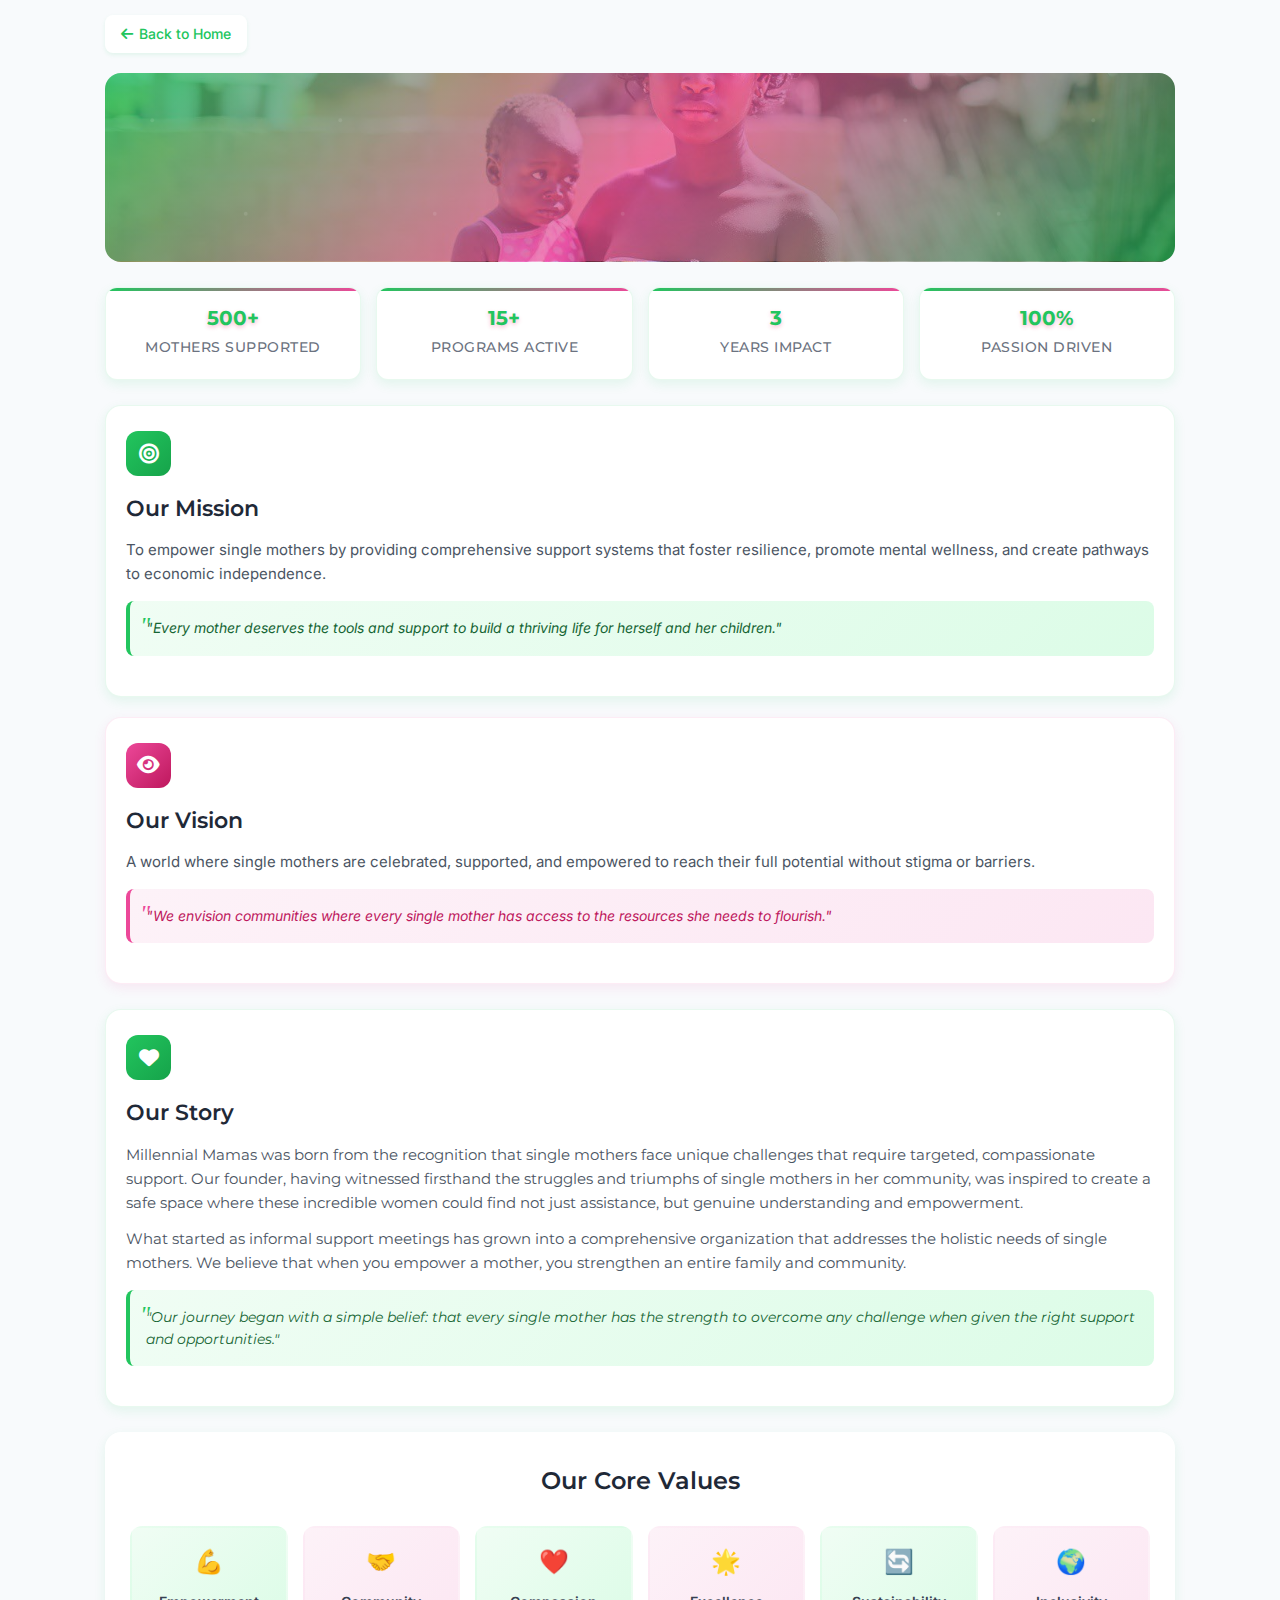
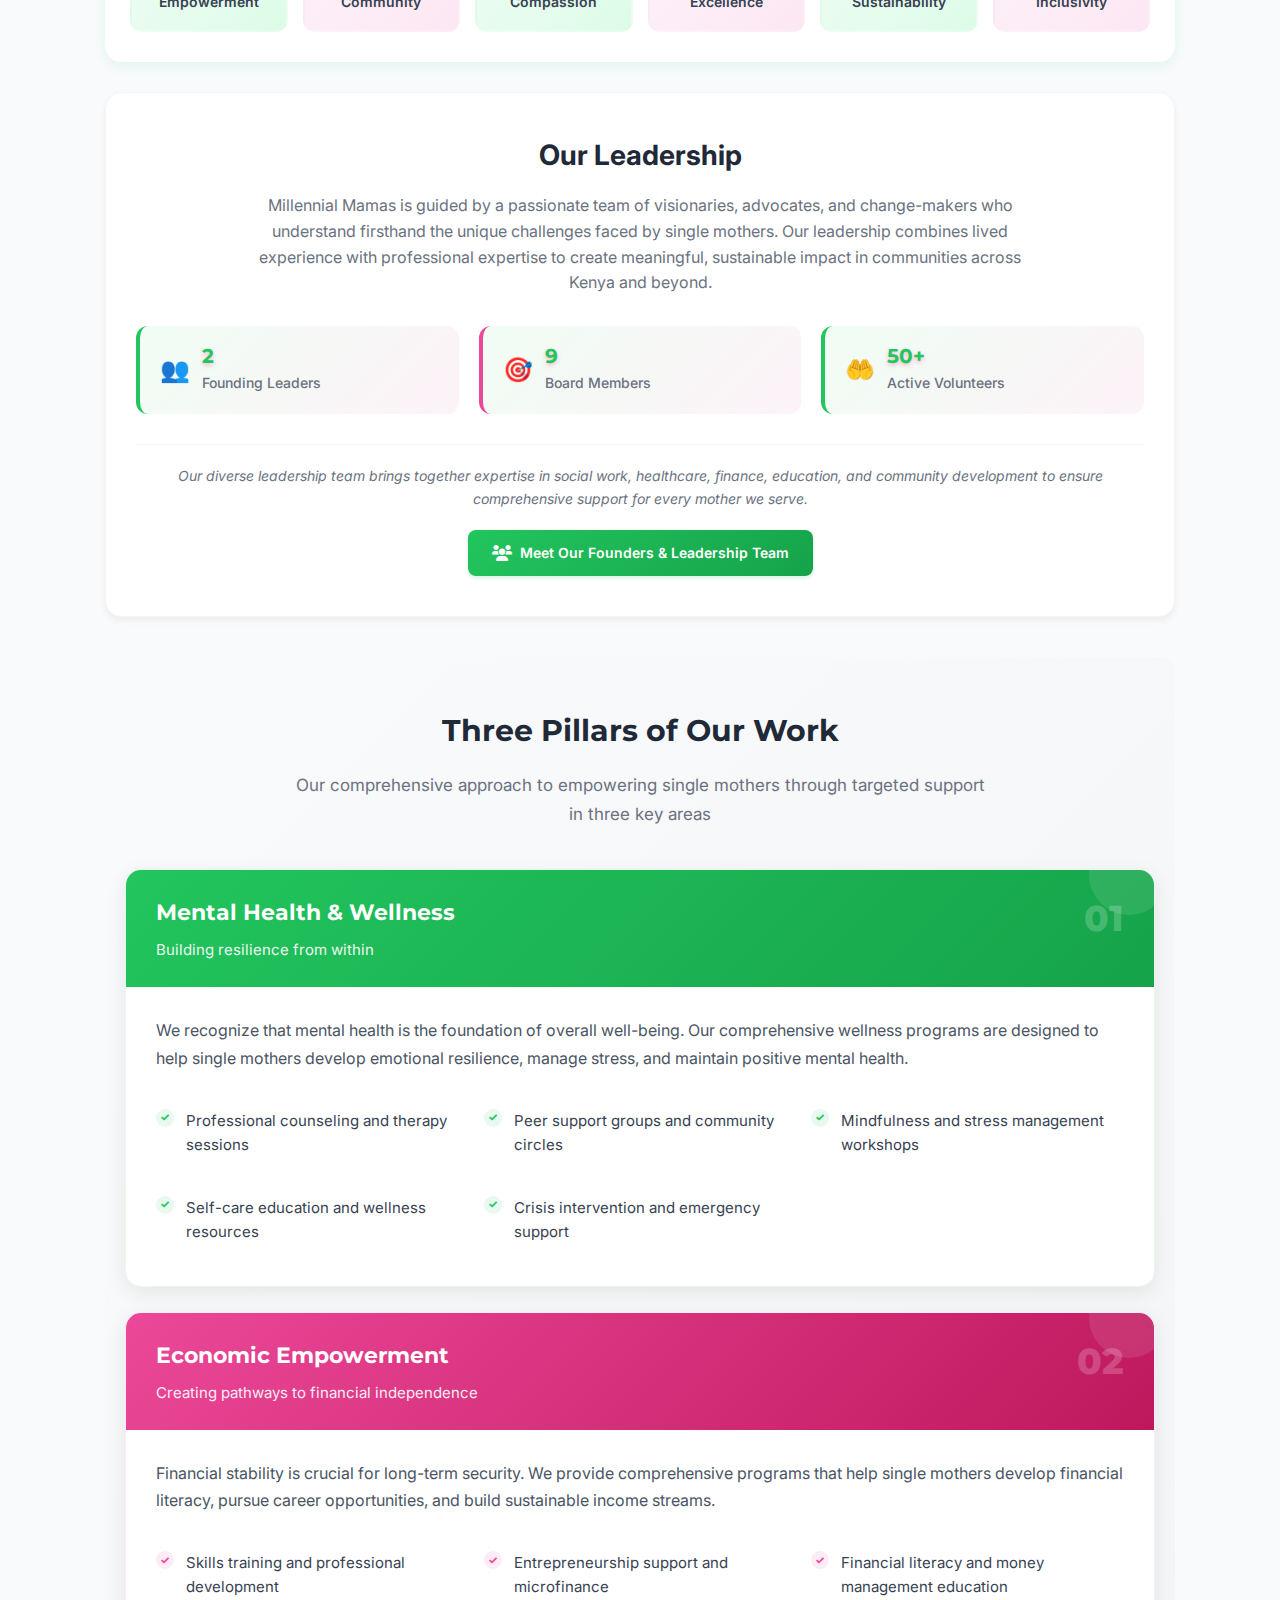
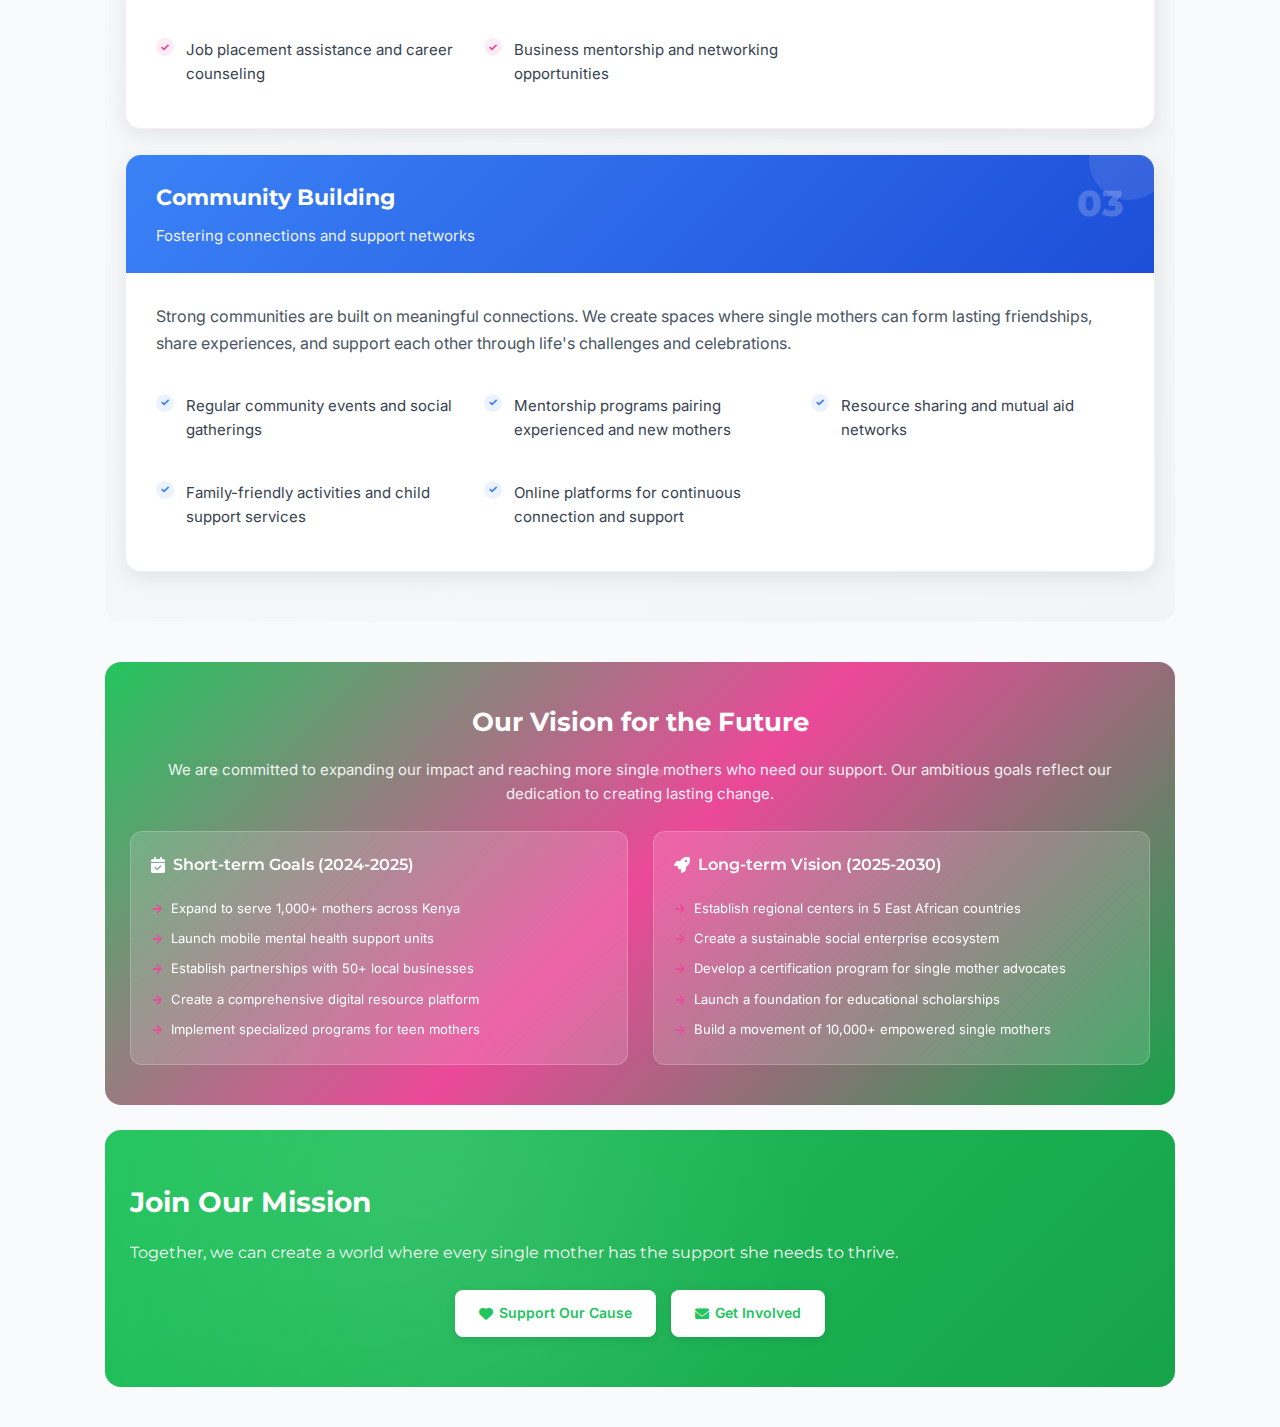
<file: about-us.html>
<!DOCTYPE html>
<html lang="en">
<head>
    <meta charset="UTF-8">
    <meta name="viewport" content="width=device-width, initial-scale=1.0">
    <title>About Us - Millennial Mamas</title>
    <meta name="description" content="Learn about Millennial Mamas - a nonprofit organization empowering single mothers across Kenya and beyond through community support, wellness programs, and economic empowerment.">
    <meta name="keywords" content="Millennial Mamas, single mothers, nonprofit, Kenya, community support, mental health, economic empowerment">
    <link rel="stylesheet" href="styles.css">
    <link href="https://cdnjs.cloudflare.com/ajax/libs/font-awesome/6.0.0/css/all.min.css" rel="stylesheet">
    <link href="https://fonts.googleapis.com/css2?family=Inter:wght@300;400;500;600;700&family=Montserrat:wght@300;400;500;600;700&display=swap" rel="stylesheet">
    <link rel="stylesheet" href="about.css">
</head>
<body>
    <div class="about-page">
        <a href="index.html" class="back-link">
            <i class="fas fa-arrow-left"></i>
            Back to Home
        </a>

        <!-- Hero Section -->
        <section class="hero-section">
            <div class="hero-content">
                <h1 class="hero-title">About Millennial Mamas</h1>
                <p class="hero-subtitle">Empowering single mothers to thrive, not just survive</p>
            </div>
        </section>

        <!-- Quick Stats -->
        <section class="stats-section">
            <div class="stats-grid">
                <div class="stat-card">
                    <span class="stat-number">500+</span>
                    <span class="stat-label">Mothers Supported</span>
                </div>
                <div class="stat-card">
                    <span class="stat-number">15+</span>
                    <span class="stat-label">Programs Active</span>
                </div>
                <div class="stat-card">
                    <span class="stat-number">3</span>
                    <span class="stat-label">Years Impact</span>
                </div>
                <div class="stat-card">
                    <span class="stat-number">100%</span>
                    <span class="stat-label">Passion Driven</span>
                </div>
            </div>
        </section>

        <!-- Mission & Vision -->
        <section class="content-grid">
            <div class="content-card">
                <div class="card-icon">
                    <i class="fas fa-bullseye"></i>
                </div>
                <h2 class="card-title">Our Mission</h2>
                <div class="card-content">
                    <p>To empower single mothers by providing comprehensive support systems that foster resilience, promote mental wellness, and create pathways to economic independence.</p>
                    <div class="highlight-quote">
                        "Every mother deserves the tools and support to build a thriving life for herself and her children."
                    </div>
                </div>
            </div>

            <div class="content-card">
                <div class="card-icon">
                    <i class="fas fa-eye"></i>
                </div>
                <h2 class="card-title">Our Vision</h2>
                <div class="card-content">
                    <p>A world where single mothers are celebrated, supported, and empowered to reach their full potential without stigma or barriers.</p>
                    <div class="highlight-quote">
                        "We envision communities where every single mother has access to the resources she needs to flourish."
                    </div>
                </div>
            </div>
        </section>

        <!-- Our Story -->
        <section class="content-card story-section">
            <div class="card-icon">
                <i class="fas fa-heart"></i>
            </div>
            <h2 class="card-title">Our Story</h2>
            <div class="card-content">
                <p>Millennial Mamas was born from the recognition that single mothers face unique challenges that require targeted, compassionate support. Our founder, having witnessed firsthand the struggles and triumphs of single mothers in her community, was inspired to create a safe space where these incredible women could find not just assistance, but genuine understanding and empowerment.</p>
                
                <p>What started as informal support meetings has grown into a comprehensive organization that addresses the holistic needs of single mothers. We believe that when you empower a mother, you strengthen an entire family and community.</p>
                
                <div class="highlight-quote">
                    "Our journey began with a simple belief: that every single mother has the strength to overcome any challenge when given the right support and opportunities."
                </div>
            </div>
        </section>

        <!-- Values Section -->
        <section class="values-section">
            <h2 class="values-title">Our Core Values</h2>
            <div class="values-grid">
                <div class="value-card">
                    <span class="value-emoji">💪</span>
                    <span class="value-name">Empowerment</span>
                </div>
                <div class="value-card">
                    <span class="value-emoji">🤝</span>
                    <span class="value-name">Community</span>
                </div>
                <div class="value-card">
                    <span class="value-emoji">❤️</span>
                    <span class="value-name">Compassion</span>
                </div>
                <div class="value-card">
                    <span class="value-emoji">🌟</span>
                    <span class="value-name">Excellence</span>
                </div>
                <div class="value-card">
                    <span class="value-emoji">🔄</span>
                    <span class="value-name">Sustainability</span>
                </div>
                <div class="value-card">
                    <span class="value-emoji">🌍</span>
                    <span class="value-name">Inclusivity</span>
                </div>
            </div>
        </section>

        <!-- Leadership Overview Section -->
        <section class="leadership-overview">
            <div class="leadership-content">
                <h2 class="leadership-title">Our Leadership</h2>
                <p class="leadership-description">
                    Millennial Mamas is guided by a passionate team of visionaries, advocates, and change-makers who understand firsthand the unique challenges faced by single mothers. Our leadership combines lived experience with professional expertise to create meaningful, sustainable impact in communities across Kenya and beyond.
                </p>
                <div class="leadership-highlights">
                    <div class="leadership-stat">
                        <span class="stat-icon">👥</span>
                        <div class="stat-info">
                            <span class="stat-number">2</span>
                            <span class="stat-text">Founding Leaders</span>
                        </div>
                    </div>
                    <div class="leadership-stat">
                        <span class="stat-icon">🎯</span>
                        <div class="stat-info">
                            <span class="stat-number">9</span>
                            <span class="stat-text">Board Members</span>
                        </div>
                    </div>
                    <div class="leadership-stat">
                        <span class="stat-icon">🤲</span>
                        <div class="stat-info">
                            <span class="stat-number">50+</span>
                            <span class="stat-text">Active Volunteers</span>
                        </div>
                    </div>
                </div>
                <div class="leadership-cta">
                    <p class="leadership-note">Our diverse leadership team brings together expertise in social work, healthcare, finance, education, and community development to ensure comprehensive support for every mother we serve.</p>
                    <a href="index.html#founders-leadership" class="leadership-link">
                        <i class="fas fa-users"></i>
                        Meet Our Founders & Leadership Team
                    </a>
                </div>
            </div>
        </section>

        <!-- Three Pillars of Our Work -->
        <section class="pillars-section">
            <div class="section-header">
                <h2 class="pillars-title">Three Pillars of Our Work</h2>
                <p class="pillars-subtitle">Our comprehensive approach to empowering single mothers through targeted support in three key areas</p>
            </div>
            
            <div class="pillars-container">
                <div class="pillar-card">
                    <div class="pillar-header">
                        <div class="pillar-number">01</div>
                        <h3 class="pillar-title">Mental Health & Wellness</h3>
                        <p class="pillar-subtitle">Building resilience from within</p>
                    </div>
                    <div class="pillar-content">
                        <p>We recognize that mental health is the foundation of overall well-being. Our comprehensive wellness programs are designed to help single mothers develop emotional resilience, manage stress, and maintain positive mental health.</p>
                        <ul class="pillar-list">
                            <li>Professional counseling and therapy sessions</li>
                            <li>Peer support groups and community circles</li>
                            <li>Mindfulness and stress management workshops</li>
                            <li>Self-care education and wellness resources</li>
                            <li>Crisis intervention and emergency support</li>
                        </ul>
                    </div>
                </div>

                <div class="pillar-card">
                    <div class="pillar-header">
                        <div class="pillar-number">02</div>
                        <h3 class="pillar-title">Economic Empowerment</h3>
                        <p class="pillar-subtitle">Creating pathways to financial independence</p>
                    </div>
                    <div class="pillar-content">
                        <p>Financial stability is crucial for long-term security. We provide comprehensive programs that help single mothers develop financial literacy, pursue career opportunities, and build sustainable income streams.</p>
                        <ul class="pillar-list">
                            <li>Skills training and professional development</li>
                            <li>Entrepreneurship support and microfinance</li>
                            <li>Financial literacy and money management education</li>
                            <li>Job placement assistance and career counseling</li>
                            <li>Business mentorship and networking opportunities</li>
                        </ul>
                    </div>
                </div>

                <div class="pillar-card">
                    <div class="pillar-header">
                        <div class="pillar-number">03</div>
                        <h3 class="pillar-title">Community Building</h3>
                        <p class="pillar-subtitle">Fostering connections and support networks</p>
                    </div>
                    <div class="pillar-content">
                        <p>Strong communities are built on meaningful connections. We create spaces where single mothers can form lasting friendships, share experiences, and support each other through life's challenges and celebrations.</p>
                        <ul class="pillar-list">
                            <li>Regular community events and social gatherings</li>
                            <li>Mentorship programs pairing experienced and new mothers</li>
                            <li>Resource sharing and mutual aid networks</li>
                            <li>Family-friendly activities and child support services</li>
                            <li>Online platforms for continuous connection and support</li>
                        </ul>
                    </div>
                </div>
            </div>
        </section>

        <!-- Future Goals -->
        <section class="goals-section">
            <div class="goals-content">
                <h2 class="goals-title">Our Vision for the Future</h2>
                <p>We are committed to expanding our impact and reaching more single mothers who need our support. Our ambitious goals reflect our dedication to creating lasting change.</p>
                
                <div class="goals-grid">
                    <div class="goal-timeline">
                        <h3 class="timeline-title">
                            <i class="fas fa-calendar-check"></i>
                            Short-term Goals (2024-2025)
                        </h3>
                        <ul>
                            <li>Expand to serve 1,000+ mothers across Kenya</li>
                            <li>Launch mobile mental health support units</li>
                            <li>Establish partnerships with 50+ local businesses</li>
                            <li>Create a comprehensive digital resource platform</li>
                            <li>Implement specialized programs for teen mothers</li>
                        </ul>
                    </div>
                    
                    <div class="goal-timeline">
                        <h3 class="timeline-title">
                            <i class="fas fa-rocket"></i>
                            Long-term Vision (2025-2030)
                        </h3>
                        <ul>
                            <li>Establish regional centers in 5 East African countries</li>
                            <li>Create a sustainable social enterprise ecosystem</li>
                            <li>Develop a certification program for single mother advocates</li>
                            <li>Launch a foundation for educational scholarships</li>
                            <li>Build a movement of 10,000+ empowered single mothers</li>
                        </ul>
                    </div>
                </div>
            </div>
        </section>

        <!-- Call to Action -->
        <section class="cta-section">
            <div class="cta-content">
                <h2 class="cta-title">Join Our Mission</h2>
                <p class="cta-description">Together, we can create a world where every single mother has the support she needs to thrive.</p>
                <div class="cta-buttons">
                    <a href="billing.html" class="cta-btn">
                        <i class="fas fa-heart"></i>
                        Support Our Cause
                    </a>
                    <a href="index.html#contact" class="cta-btn">
                        <i class="fas fa-envelope"></i>
                        Get Involved
                    </a>
                </div>
            </div>
        </section>
    </div>
</body>
</html>
</file>
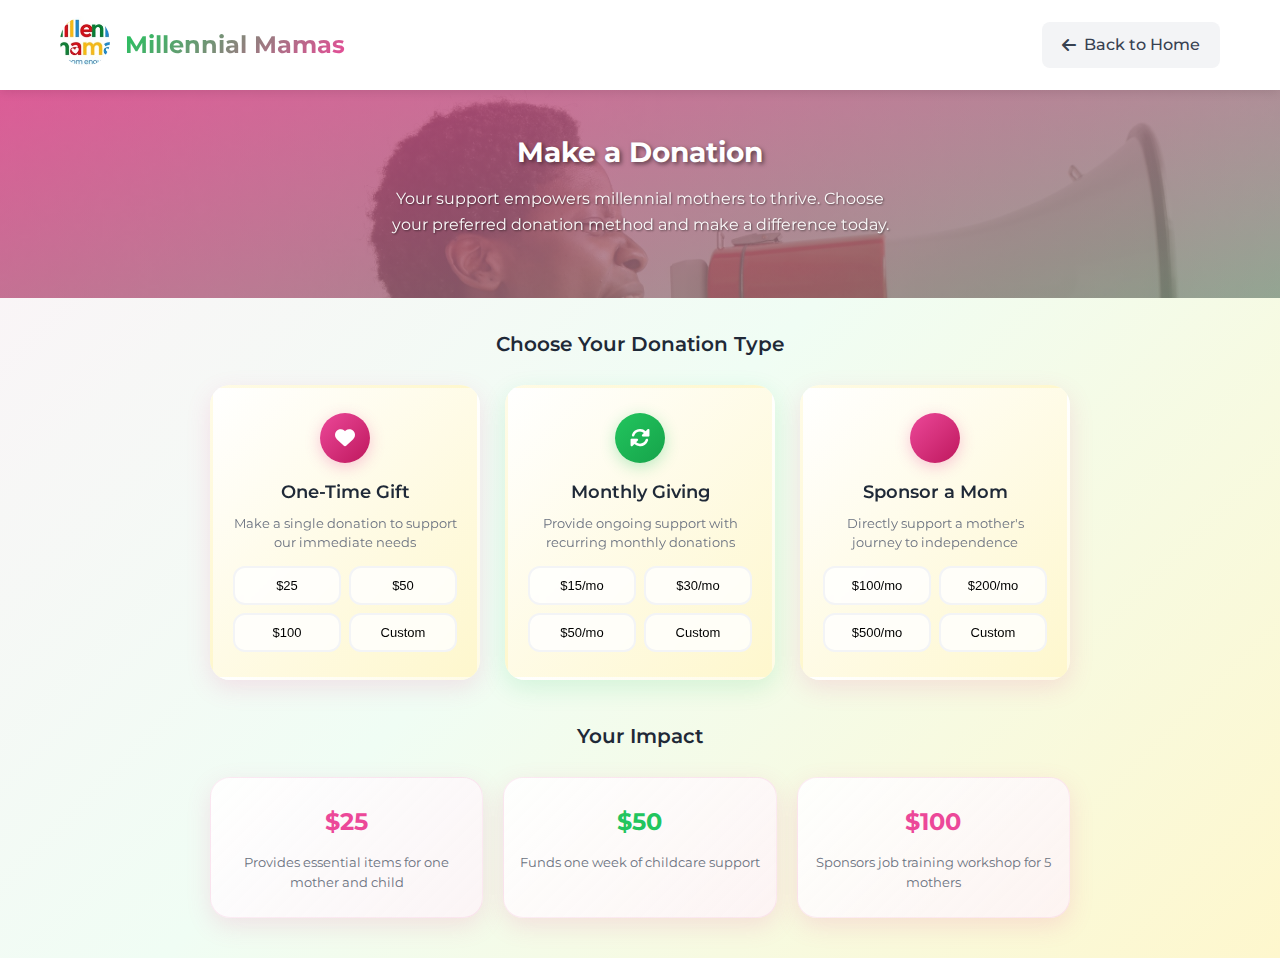
<file: billing.html>
<!DOCTYPE html>
<html lang="en">
<head>
    <meta charset="UTF-8">
    <meta name="viewport" content="width=device-width, initial-scale=1.0">
    <title>Donate - Millennial Mamas</title>
    <link rel="stylesheet" href="billing.css">
    <link rel="preconnect" href="https://fonts.googleapis.com">
    <link rel="preconnect" href="https://fonts.gstatic.com" crossorigin>
    <link href="https://fonts.googleapis.com/css2?family=Montserrat:wght@300;400;500;600;700;800&display=swap" rel="stylesheet">
    <link rel="stylesheet" href="https://cdnjs.cloudflare.com/ajax/libs/font-awesome/6.0.0/css/all.min.css">
</head>
<body>
    <!-- Navigation Bar -->
    <nav class="navbar">
        <div class="navbar-content">
            <div class="logo-section">
                <div class="logo">
                    <img src="images/logo.jpg" alt="Millennial Mamas Logo" class="logo-image">
                </div>
                <h1 class="logo-title">Millennial Mamas</h1>
            </div>
            <a href="index.html" class="back-btn">
                <i class="fas fa-arrow-left"></i>
                <span>Back to Home</span>
            </a>
        </div>
    </nav>

    <!-- Main Content -->
    <main class="main-content">
        <!-- Hero Section -->
        <section class="hero-section">
            <div class="hero-content">
                <h1 class="hero-title">Make a Donation</h1>
                <p class="hero-subtitle">Your support empowers millennial mothers to thrive. Choose your preferred donation method and make a difference today.</p>
            </div>
        </section>

        <div class="container">
            <!-- Donation Options -->
            <div class="donation-options">
                <h2 class="section-title">Choose Your Donation Type</h2>
                <div class="donation-cards">
                    <div class="donation-card" data-type="one-time">
                        <div class="card-icon">
                            <i class="fas fa-heart"></i>
                        </div>
                        <h3>One-Time Gift</h3>
                        <p>Make a single donation to support our immediate needs</p>
                        <div class="amount-buttons">
                            <button class="amount-btn" data-amount="25">$25</button>
                            <button class="amount-btn" data-amount="50">$50</button>
                            <button class="amount-btn" data-amount="100">$100</button>
                            <button class="amount-btn" data-amount="custom">Custom</button>
                        </div>
                    </div>

                    <div class="donation-card" data-type="monthly">
                        <div class="card-icon">
                            <i class="fas fa-sync-alt"></i>
                        </div>
                        <h3>Monthly Giving</h3>
                        <p>Provide ongoing support with recurring monthly donations</p>
                        <div class="amount-buttons">
                            <button class="amount-btn" data-amount="15">$15/mo</button>
                            <button class="amount-btn" data-amount="30">$30/mo</button>
                            <button class="amount-btn" data-amount="50">$50/mo</button>
                            <button class="amount-btn" data-amount="custom">Custom</button>
                        </div>
                    </div>

                    <div class="donation-card" data-type="sponsor">
                        <div class="card-icon">
                            <i class="fas fa-user-heart"></i>
                        </div>
                        <h3>Sponsor a Mom</h3>
                        <p>Directly support a mother's journey to independence</p>
                        <div class="amount-buttons">
                            <button class="amount-btn" data-amount="100">$100/mo</button>
                            <button class="amount-btn" data-amount="200">$200/mo</button>
                            <button class="amount-btn" data-amount="500">$500/mo</button>
                            <button class="amount-btn" data-amount="custom">Custom</button>
                        </div>
                    </div>
                </div>
            </div>

            <!-- Payment Form -->
            <div class="payment-section" id="paymentSection">
                <div class="payment-container">
                    <div class="payment-header">
                        <h2 class="payment-title">Complete Your Donation</h2>
                        <div class="donation-summary" id="donationSummary">
                            <span class="donation-type"></span>
                            <span class="donation-amount"></span>
                        </div>
                    </div>

                    <!-- Custom Amount Input -->
                    <div class="custom-amount-section" id="customAmountSection">
                        <div class="form-group">
                            <label for="customAmount" class="form-label">Enter Amount</label>
                            <div class="amount-input-container">
                                <span class="currency-symbol">$</span>
                                <input type="number" id="customAmount" name="customAmount" class="amount-input" placeholder="25.00" min="5" step="0.01">
                            </div>
                        </div>
                    </div>

                    <!-- Payment Methods -->
                    <div class="payment-methods">
                        <h3 class="method-title">Choose Payment Method</h3>
                        <div class="method-tabs">
                            <button class="method-tab active" data-method="card">
                                <i class="fas fa-credit-card"></i>
                                <span>Credit/Debit Card</span>
                            </button>
                            <button class="method-tab" data-method="paypal">
                                <i class="fab fa-paypal"></i>
                                <span>PayPal</span>
                            </button>
                            <button class="method-tab" data-method="mpesa">
                                <i class="fas fa-mobile-alt"></i>
                                <span>M-Pesa</span>
                            </button>
                        </div>

                        <!-- Card Payment Form -->
                        <div class="payment-form active" id="cardForm">
                            <div class="form-row">
                                <div class="form-group">
                                    <label for="firstName" class="form-label">First Name *</label>
                                    <input type="text" id="firstName" name="firstName" class="form-input" required>
                                </div>
                                <div class="form-group">
                                    <label for="lastName" class="form-label">Last Name *</label>
                                    <input type="text" id="lastName" name="lastName" class="form-input" required>
                                </div>
                            </div>

                            <div class="form-group">
                                <label for="email" class="form-label">Email Address *</label>
                                <input type="email" id="email" name="email" class="form-input" required>
                            </div>

                            <div class="form-group">
                                <label for="cardNumber" class="form-label">Card Number *</label>
                                <input type="text" id="cardNumber" name="cardNumber" class="form-input card-input" placeholder="1234 5678 9012 3456" maxlength="19" required>
                                <div class="card-icons">
                                    <i class="fab fa-cc-visa"></i>
                                    <i class="fab fa-cc-mastercard"></i>
                                    <i class="fab fa-cc-amex"></i>
                                </div>
                            </div>

                            <div class="form-row">
                                <div class="form-group">
                                    <label for="expiryDate" class="form-label">Expiry Date *</label>
                                    <input type="text" id="expiryDate" name="expiryDate" class="form-input" placeholder="MM/YY" maxlength="5" required>
                                </div>
                                <div class="form-group">
                                    <label for="cvv" class="form-label">CVV *</label>
                                    <input type="text" id="cvv" name="cvv" class="form-input" placeholder="123" maxlength="4" required>
                                </div>
                            </div>

                            <div class="form-group">
                                <label for="billingAddress" class="form-label">Billing Address</label>
                                <input type="text" id="billingAddress" name="billingAddress" class="form-input" placeholder="123 Main St">
                            </div>

                            <div class="form-row">
                                <div class="form-group">
                                    <label for="city" class="form-label">City</label>
                                    <input type="text" id="city" name="city" class="form-input">
                                </div>
                                <div class="form-group">
                                    <label for="zipCode" class="form-label">ZIP/Postal Code</label>
                                    <input type="text" id="zipCode" name="zipCode" class="form-input">
                                </div>
                            </div>
                        </div>

                        <!-- PayPal Form -->
                        <div class="payment-form" id="paypalForm">
                            <div class="paypal-info">
                                <div class="paypal-icon">
                                    <i class="fab fa-paypal"></i>
                                </div>
                                <h4>Pay with PayPal</h4>
                                <p>You'll be redirected to PayPal to complete your secure donation.</p>
                                
                                <div class="form-group">
                                    <label for="paypalEmail" class="form-label">Email Address (for receipt) *</label>
                                    <input type="email" id="paypalEmail" name="paypalEmail" class="form-input" required>
                                </div>
                            </div>
                        </div>

                        <!-- M-Pesa Form -->
                        <div class="payment-form" id="mpesaForm">
                            <div class="mpesa-info">
                                <div class="mpesa-icon">
                                    <i class="fas fa-mobile-alt"></i>
                                </div>
                                <h4>Pay with M-Pesa</h4>
                                <p>Enter your M-Pesa phone number to receive a payment prompt.</p>
                                
                                <div class="form-group">
                                    <label for="mpesaPhone" class="form-label">M-Pesa Phone Number *</label>
                                    <input type="tel" id="mpesaPhone" name="mpesaPhone" class="form-input" placeholder="+254 7XX XXX XXX" required>
                                </div>

                                <div class="form-group">
                                    <label for="mpesaEmail" class="form-label">Email Address (for receipt) *</label>
                                    <input type="email" id="mpesaEmail" name="mpesaEmail" class="form-input" required>
                                </div>
                            </div>
                        </div>
                    </div>

                    <!-- Donation Message -->
                    <div class="donation-message">
                        <div class="form-group">
                            <label for="donationMessage" class="form-label">Add a Message (Optional)</label>
                            <textarea id="donationMessage" name="donationMessage" class="form-textarea" rows="3" placeholder="Share why this cause is important to you..."></textarea>
                        </div>
                    </div>

                    <!-- Terms and Submit -->
                    <div class="form-footer">
                        <div class="form-group">
                            <label class="checkbox-label">
                                <input type="checkbox" name="terms" required>
                                <span class="checkmark"></span>
                                <span class="consent-text">I agree to the <a href="#" class="link">Terms & Conditions</a> and <a href="#" class="link">Privacy Policy</a> *</span>
                            </label>
                        </div>

                        <div class="form-group">
                            <label class="checkbox-label">
                                <input type="checkbox" name="newsletter">
                                <span class="checkmark"></span>
                                <span class="consent-text">I would like to receive updates about how my donation is making a difference</span>
                            </label>
                        </div>

                        <button type="submit" class="donate-btn" id="donateBtn">
                            <i class="fas fa-heart"></i>
                            <span>Complete Donation</span>
                        </button>

                        <div class="security-info">
                            <i class="fas fa-lock"></i>
                            <span>Your payment information is secure and encrypted</span>
                        </div>
                    </div>
                </div>
            </div>

            <!-- Impact Section -->
            <div class="impact-section">
                <h2 class="section-title">Your Impact</h2>
                <div class="impact-cards">
                    <div class="impact-card">
                        <div class="impact-amount">$25</div>
                        <p>Provides essential items for one mother and child</p>
                    </div>
                    <div class="impact-card">
                        <div class="impact-amount">$50</div>
                        <p>Funds one week of childcare support</p>
                    </div>
                    <div class="impact-card">
                        <div class="impact-amount">$100</div>
                        <p>Sponsors job training workshop for 5 mothers</p>
                    </div>
                </div>
            </div>
        </div>
    </main>

    <script src="billing.js"></script>
</body>
</html>
</file>
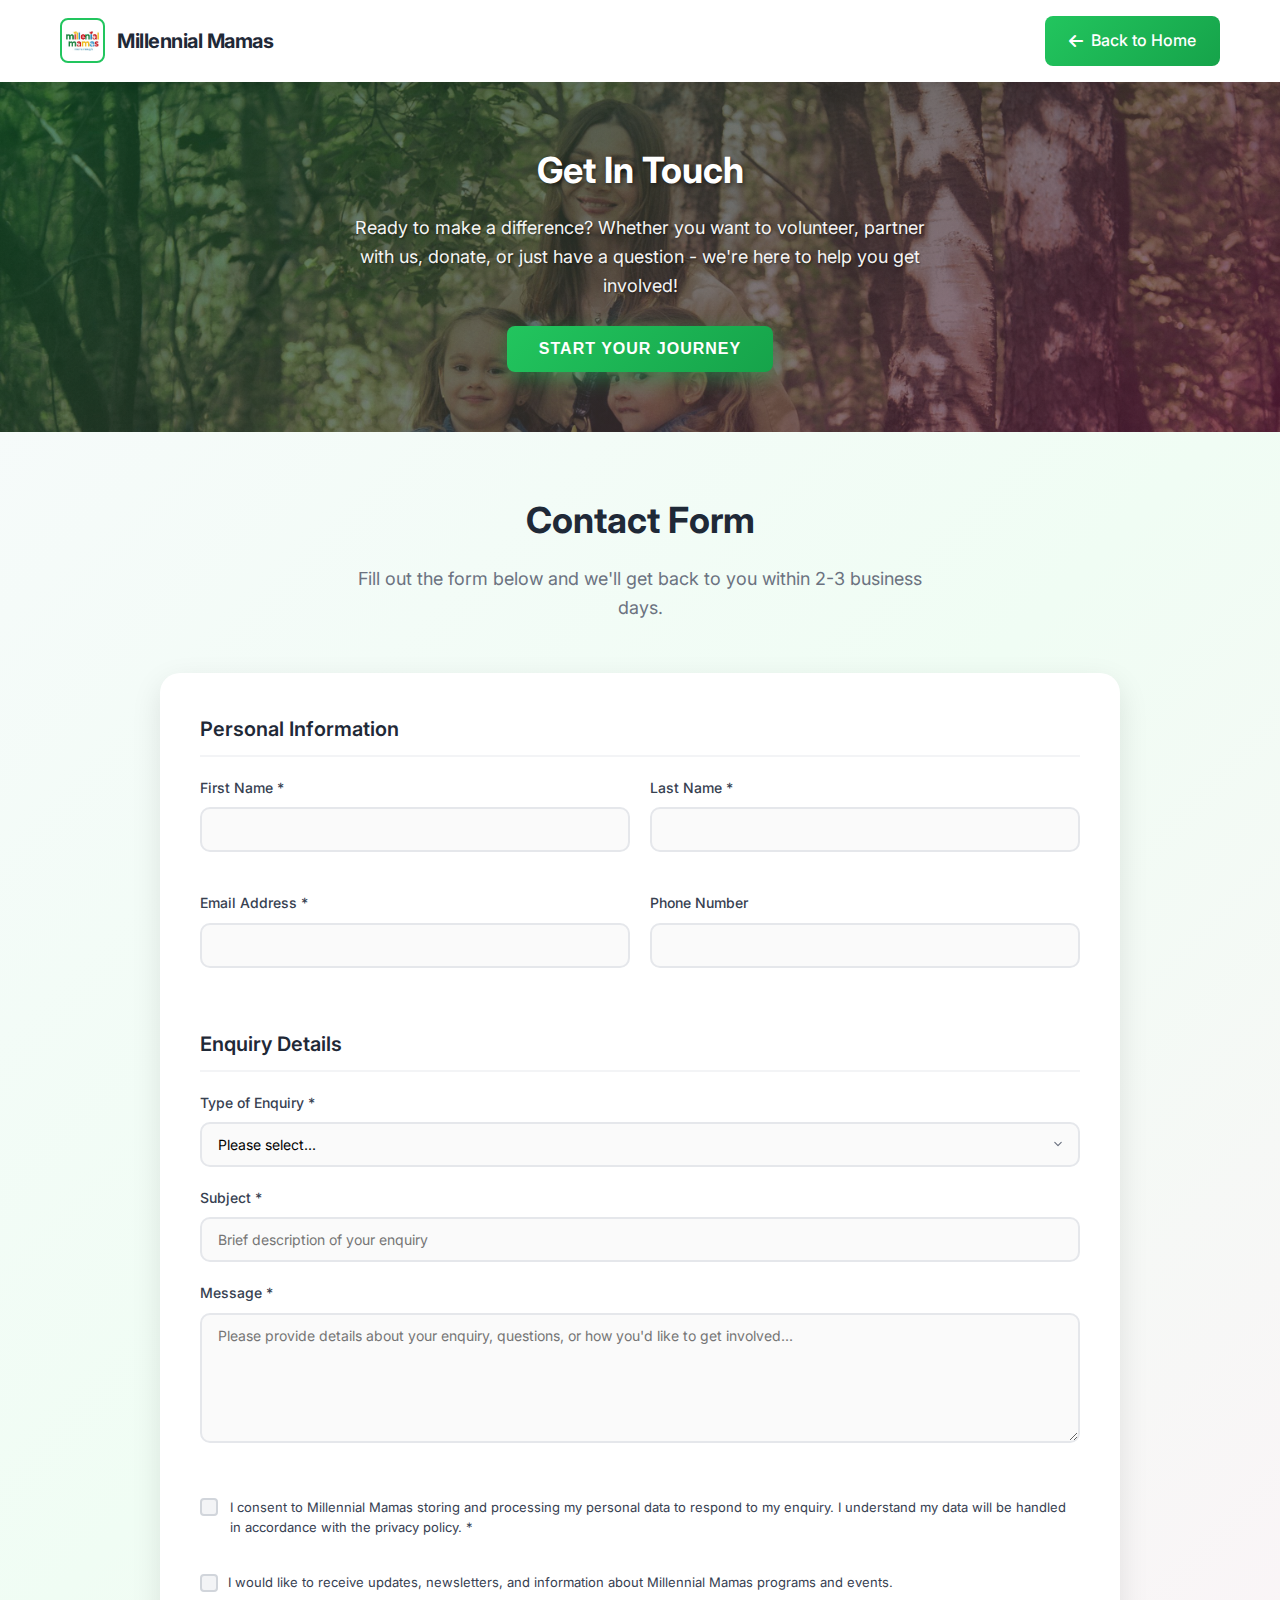
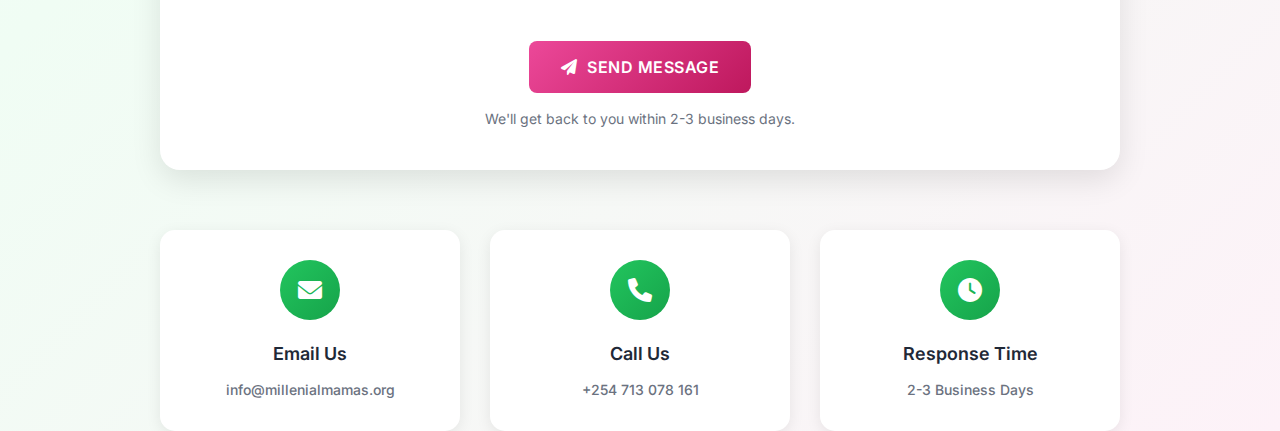
<file: contact-form.html>
<!DOCTYPE html>
<html lang="en">
<head>
    <meta charset="UTF-8">
    <meta name="viewport" content="width=device-width, initial-scale=1.0">
    <title>Contact Us - Millennial Mamas</title>
    <link rel="stylesheet" href="contact-form.css">
    <link rel="preconnect" href="https://fonts.googleapis.com">
    <link rel="preconnect" href="https://fonts.gstatic.com" crossorigin>
    <link href="https://fonts.googleapis.com/css2?family=Inter:wght@300;400;500;600;700&display=swap" rel="stylesheet">
    <link rel="stylesheet" href="https://cdnjs.cloudflare.com/ajax/libs/font-awesome/6.0.0/css/all.min.css">
</head>
<body>
    <!-- Navigation Bar -->
    <nav class="navbar">
        <div class="navbar-content">
            <div class="logo-section">
                <div class="logo">
                    <img src="images/logo.jpg" alt="Millennial Mamas Logo" class="logo-image">
                </div>
                <h1 class="logo-title">Millennial Mamas</h1>
            </div>
            <a href="index.html" class="back-btn">
                <i class="fas fa-arrow-left"></i>
                <span>Back to Home</span>
            </a>
        </div>
    </nav>

    <!-- Main Content -->
    <main class="main-content">
        <!-- Hero Section -->
        <section class="hero-section">
            <div class="hero-content">
                <h1 class="hero-title">Get In Touch</h1>
                <p class="hero-subtitle">Ready to make a difference? Whether you want to volunteer, partner with us, donate, or just have a question - we're here to help you get involved!</p>
                <button class="hero-cta-btn" onclick="document.getElementById('contactForm').scrollIntoView({behavior: 'smooth'})">
                    Start Your Journey
                </button>
            </div>
        </section>

        <div class="container">
            <!-- Header Section -->
            <div class="form-header">
                <h1 class="form-title">Contact Form</h1>
                <p class="form-subtitle">Fill out the form below and we'll get back to you within 2-3 business days.</p>
            </div>

            <!-- Contact Form -->
            <div class="form-container">
                <form class="contact-form" id="contactForm">
                    <!-- Personal Information -->
                    <div class="form-section">
                        <h2 class="section-title">Personal Information</h2>
                        
                        <div class="form-row">
                            <div class="form-group">
                                <label for="firstName" class="form-label">First Name *</label>
                                <input type="text" id="firstName" name="firstName" class="form-input" required>
                            </div>
                            <div class="form-group">
                                <label for="lastName" class="form-label">Last Name *</label>
                                <input type="text" id="lastName" name="lastName" class="form-input" required>
                            </div>
                        </div>

                        <div class="form-row">
                            <div class="form-group">
                                <label for="email" class="form-label">Email Address *</label>
                                <input type="email" id="email" name="email" class="form-input" required>
                            </div>
                            <div class="form-group">
                                <label for="phone" class="form-label">Phone Number</label>
                                <input type="tel" id="phone" name="phone" class="form-input">
                            </div>
                        </div>
                    </div>

                    <!-- Enquiry Details -->
                    <div class="form-section">
                        <h2 class="section-title">Enquiry Details</h2>
                        
                        <div class="form-group">
                            <label for="enquiryType" class="form-label">Type of Enquiry *</label>
                            <select id="enquiryType" name="enquiryType" class="form-select" required>
                                <option value="">Please select...</option>
                                <option value="volunteer">Volunteer With Us</option>
                                <option value="partner">Partner With Us</option>
                                <option value="donate">Donation Enquiry</option>
                                <option value="membership">Membership Information</option>
                                <option value="programs">Program Information</option>
                                <option value="events">Event Information</option>
                                <option value="general">General Enquiry</option>
                                <option value="media">Media/Press Enquiry</option>
                            </select>
                        </div>

                        <div class="form-group">
                            <label for="subject" class="form-label">Subject *</label>
                            <input type="text" id="subject" name="subject" class="form-input" placeholder="Brief description of your enquiry" required>
                        </div>

                        <div class="form-group">
                            <label for="message" class="form-label">Message *</label>
                            <textarea id="message" name="message" class="form-textarea" rows="6" placeholder="Please provide details about your enquiry, questions, or how you'd like to get involved..." required></textarea>
                        </div>
                    </div>

                    <!-- Additional Information (conditional) -->
                    <div class="form-section conditional-section" id="volunteerSection">
                        <h2 class="section-title">Volunteer Information</h2>
                        
                        <div class="form-group">
                            <label for="volunteerAreas" class="form-label">Areas of Interest</label>
                            <div class="checkbox-group">
                                <label class="checkbox-label">
                                    <input type="checkbox" name="volunteerAreas" value="events">
                                    <span class="checkmark"></span>
                                    Event Coordination
                                </label>
                                <label class="checkbox-label">
                                    <input type="checkbox" name="volunteerAreas" value="mentorship">
                                    <span class="checkmark"></span>
                                    Mentorship Programs
                                </label>
                                <label class="checkbox-label">
                                    <input type="checkbox" name="volunteerAreas" value="outreach">
                                    <span class="checkmark"></span>
                                    Community Outreach
                                </label>
                                <label class="checkbox-label">
                                    <input type="checkbox" name="volunteerAreas" value="admin">
                                    <span class="checkmark"></span>
                                    Administrative Support
                                </label>
                                <label class="checkbox-label">
                                    <input type="checkbox" name="volunteerAreas" value="social-media">
                                    <span class="checkmark"></span>
                                    Social Media & Marketing
                                </label>
                                <label class="checkbox-label">
                                    <input type="checkbox" name="volunteerAreas" value="fundraising">
                                    <span class="checkmark"></span>
                                    Fundraising
                                </label>
                            </div>
                        </div>

                        <div class="form-row">
                            <div class="form-group">
                                <label for="availability" class="form-label">Availability</label>
                                <select id="availability" name="availability" class="form-select">
                                    <option value="">Please select...</option>
                                    <option value="weekdays">Weekdays</option>
                                    <option value="weekends">Weekends</option>
                                    <option value="both">Both Weekdays & Weekends</option>
                                    <option value="flexible">Flexible</option>
                                </select>
                            </div>
                            <div class="form-group">
                                <label for="volunteerExperience" class="form-label">Years of Relevant Experience</label>
                                <select id="volunteerExperience" name="volunteerExperience" class="form-select">
                                    <option value="">Please select...</option>
                                    <option value="0-1">0-1 years</option>
                                    <option value="1-3">1-3 years</option>
                                    <option value="3-5">3-5 years</option>
                                    <option value="5-10">5-10 years</option>
                                    <option value="10+">10+ years</option>
                                </select>
                            </div>
                        </div>

                        <div class="form-group">
                            <label for="cvUpload" class="form-label">Upload Your CV/Resume *</label>
                            <div class="file-upload-container">
                                <input type="file" id="cvUpload" name="cvUpload" class="file-input" accept=".pdf,.doc,.docx" required>
                                <label for="cvUpload" class="file-upload-label">
                                    <i class="fas fa-cloud-upload-alt"></i>
                                    <span class="file-upload-text">Choose CV/Resume File</span>
                                    <span class="file-upload-note">PDF, DOC, or DOCX (Max 5MB)</span>
                                </label>
                                <div class="file-upload-status"></div>
                            </div>
                        </div>

                        <div class="form-row">
                            <div class="form-group">
                                <label for="portfolioLink" class="form-label">Portfolio/LinkedIn URL</label>
                                <input type="url" id="portfolioLink" name="portfolioLink" class="form-input" placeholder="https://linkedin.com/in/yourprofile or your portfolio website">
                            </div>
                            <div class="form-group">
                                <label for="volunteerMotivation" class="form-label">Why do you want to volunteer with us?</label>
                                <textarea id="volunteerMotivation" name="volunteerMotivation" class="form-textarea" rows="3" placeholder="Tell us what motivates you to volunteer with Millennial Mamas..."></textarea>
                            </div>
                        </div>

                        <div class="form-group">
                            <label for="skillsExpertise" class="form-label">Skills & Expertise</label>
                            <textarea id="skillsExpertise" name="skillsExpertise" class="form-textarea" rows="3" placeholder="Describe your relevant skills, expertise, and any special qualifications..."></textarea>
                        </div>

                        <div class="form-group">
                            <label for="volunteerCommitment" class="form-label">Time Commitment</label>
                            <select id="volunteerCommitment" name="volunteerCommitment" class="form-select">
                                <option value="">Please select...</option>
                                <option value="2-4 hours/week">2-4 hours per week</option>
                                <option value="4-8 hours/week">4-8 hours per week</option>
                                <option value="8-15 hours/week">8-15 hours per week</option>
                                <option value="15+ hours/week">15+ hours per week</option>
                                <option value="project-based">Project-based availability</option>
                                <option value="event-only">Event-only participation</option>
                            </select>
                        </div>
                    </div>

                    <div class="form-section conditional-section" id="partnerSection">
                        <h2 class="section-title">Partnership Information</h2>
                        
                        <div class="form-group">
                            <label for="organizationType" class="form-label">Organization Type</label>
                            <select id="organizationType" name="organizationType" class="form-select">
                                <option value="">Please select...</option>
                                <option value="nonprofit">Non-profit Organization</option>
                                <option value="corporate">Corporate/Business</option>
                                <option value="government">Government Agency</option>
                                <option value="educational">Educational Institution</option>
                                <option value="healthcare">Healthcare Organization</option>
                                <option value="community">Community Group</option>
                                <option value="individual">Individual</option>
                                <option value="other">Other</option>
                            </select>
                        </div>

                        <div class="form-group">
                            <label for="organizationName" class="form-label">Organization Name</label>
                            <input type="text" id="organizationName" name="organizationName" class="form-input">
                        </div>

                        <div class="form-group">
                            <label for="partnershipType" class="form-label">Type of Partnership</label>
                            <div class="checkbox-group">
                                <label class="checkbox-label">
                                    <input type="checkbox" name="partnershipType" value="strategic">
                                    <span class="checkmark"></span>
                                    Strategic Partnership
                                </label>
                                <label class="checkbox-label">
                                    <input type="checkbox" name="partnershipType" value="sponsorship">
                                    <span class="checkmark"></span>
                                    Corporate Sponsorship
                                </label>
                                <label class="checkbox-label">
                                    <input type="checkbox" name="partnershipType" value="resource-sharing">
                                    <span class="checkmark"></span>
                                    Resource Sharing
                                </label>
                                <label class="checkbox-label">
                                    <input type="checkbox" name="partnershipType" value="program-development">
                                    <span class="checkmark"></span>
                                    Joint Program Development
                                </label>
                                <label class="checkbox-label">
                                    <input type="checkbox" name="partnershipType" value="venue">
                                    <span class="checkmark"></span>
                                    Venue/Space Provision
                                </label>
                            </div>
                        </div>
                    </div>

                    <div class="form-section conditional-section" id="donateSection">
                        <h2 class="section-title">Donation Information</h2>
                        
                        <div class="form-group">
                            <label for="donationType" class="form-label">Type of Donation</label>
                            <select id="donationType" name="donationType" class="form-select">
                                <option value="">Please select...</option>
                                <option value="one-time">One-Time Donation</option>
                                <option value="monthly">Monthly Giving</option>
                                <option value="sponsor-mom">Sponsor a Mom</option>
                                <option value="essentials">Give Essentials</option>
                                <option value="in-kind">In-Kind Donation</option>
                                <option value="fundraising">Fundraising Event</option>
                            </select>
                        </div>

                        <div class="form-group">
                            <label for="donationAmount" class="form-label">Intended Donation Amount (Optional)</label>
                            <select id="donationAmount" name="donationAmount" class="form-select">
                                <option value="">Please select...</option>
                                <option value="10-50">$10 - $50</option>
                                <option value="50-100">$50 - $100</option>
                                <option value="100-500">$100 - $500</option>
                                <option value="500-1000">$500 - $1,000</option>
                                <option value="1000+">$1,000+</option>
                                <option value="other">Other Amount</option>
                            </select>
                        </div>
                    </div>

                    <!-- Privacy and Consent -->
                    <div class="form-section">
                        <div class="form-group">
                            <label class="checkbox-label consent-checkbox">
                                <input type="checkbox" name="consent" required>
                                <span class="checkmark"></span>
                                <span class="consent-text">I consent to Millennial Mamas storing and processing my personal data to respond to my enquiry. I understand my data will be handled in accordance with the privacy policy. *</span>
                            </label>
                        </div>

                        <div class="form-group">
                            <label class="checkbox-label">
                                <input type="checkbox" name="newsletter">
                                <span class="checkmark"></span>
                                <span class="consent-text">I would like to receive updates, newsletters, and information about Millennial Mamas programs and events.</span>
                            </label>
                        </div>
                    </div>

                    <!-- Submit Button -->
                    <div class="form-submit">
                        <button type="submit" class="submit-btn">
                            <i class="fas fa-paper-plane"></i>
                            <span>Send Message</span>
                        </button>
                        <p class="submit-note">We'll get back to you within 2-3 business days.</p>
                    </div>
                </form>
            </div>

            <!-- Contact Information -->
            <div class="contact-info">
                <div class="contact-cards">
                    <div class="contact-card">
                        <div class="contact-icon">
                            <i class="fas fa-envelope"></i>
                        </div>
                        <h3>Email Us</h3>
                        <p>info@millenialmamas.org</p>
                    </div>
                    
                    <div class="contact-card">
                        <div class="contact-icon">
                            <i class="fas fa-phone"></i>
                        </div>
                        <h3>Call Us</h3>
                        <p>+254 713 078 161</p>
                    </div>
                    
                    <div class="contact-card">
                        <div class="contact-icon">
                            <i class="fas fa-clock"></i>
                        </div>
                        <h3>Response Time</h3>
                        <p>2-3 Business Days</p>
                    </div>
                </div>
            </div>
        </div>
    </main>

    <script src="contact-form.js"></script>
</body>
</html>
</file>
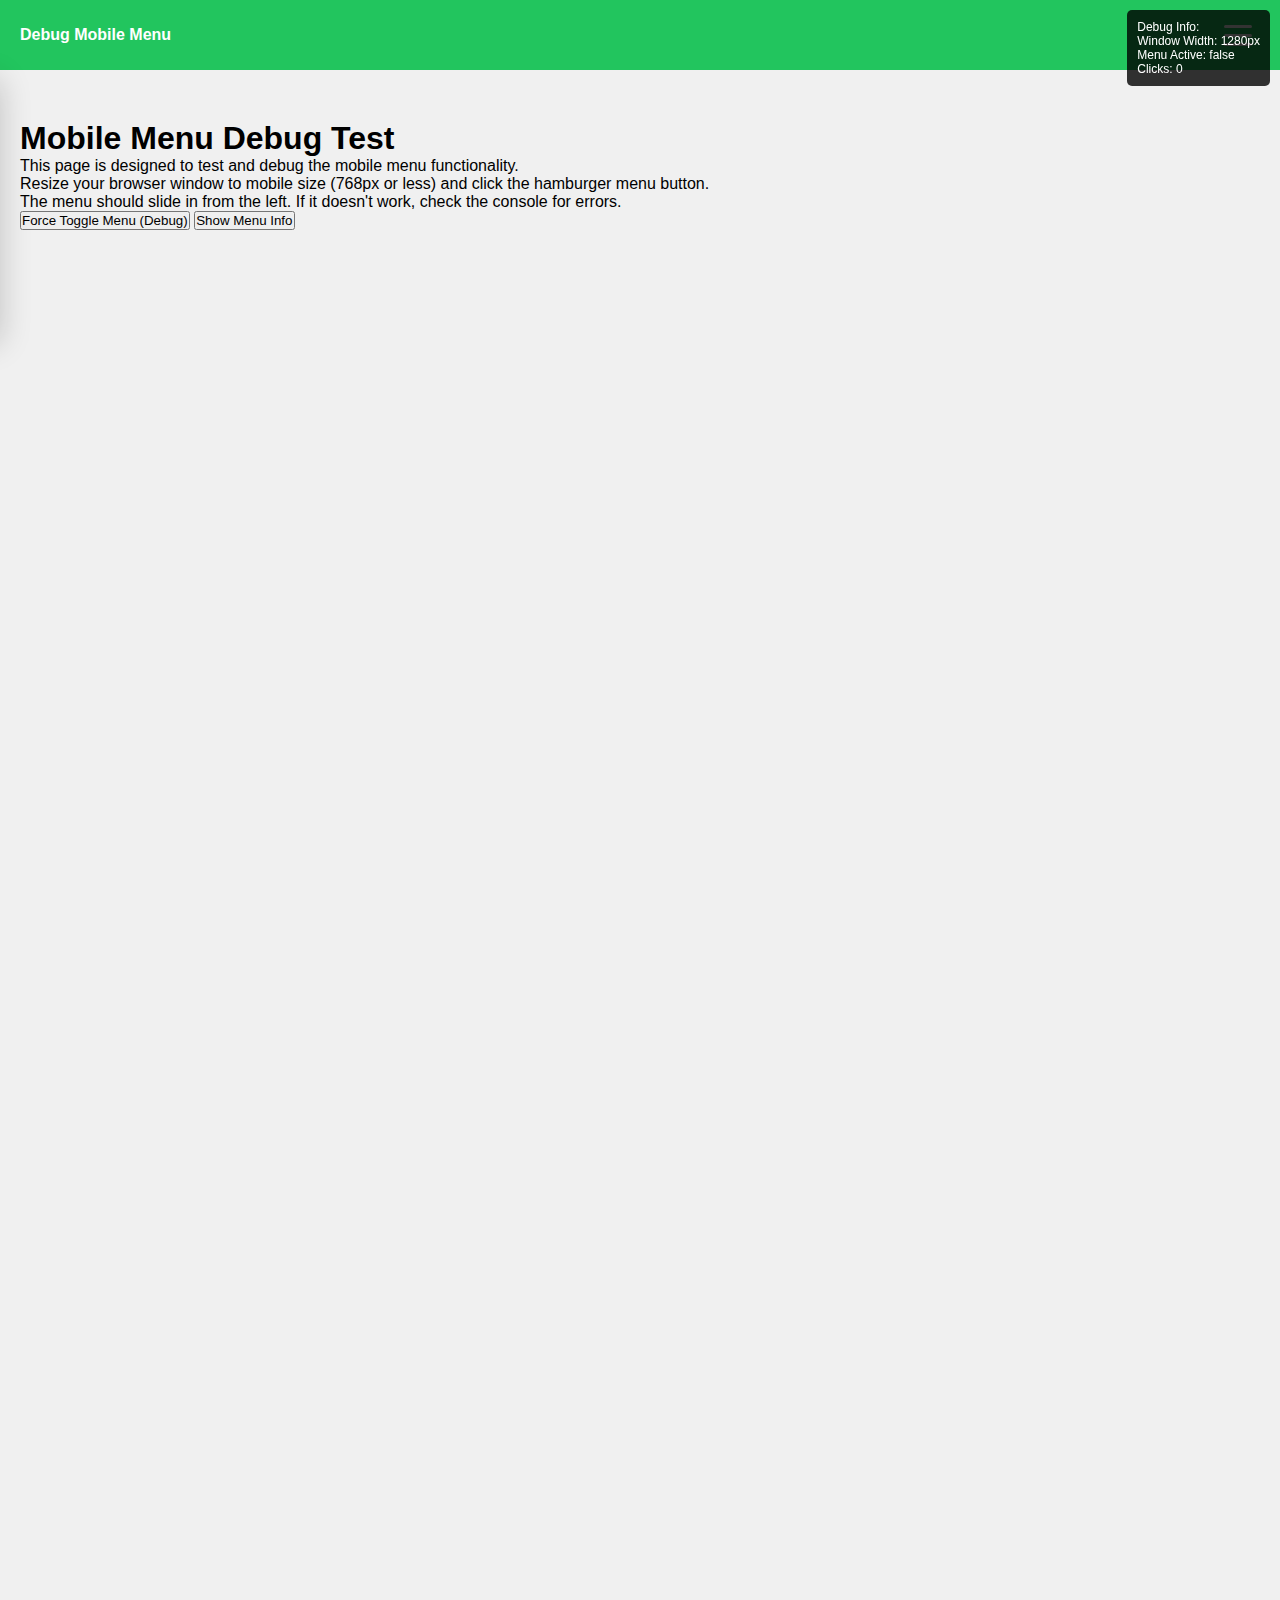
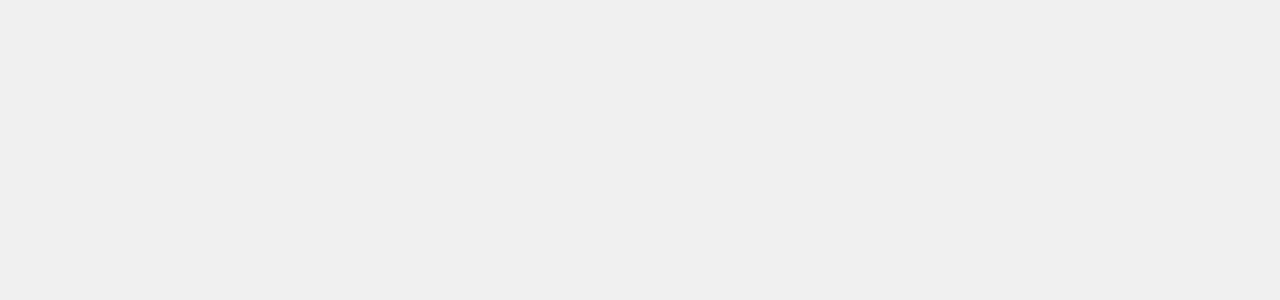
<file: debug-mobile-menu.html>
<!DOCTYPE html>
<html lang="en">
<head>
    <meta charset="UTF-8">
    <meta name="viewport" content="width=device-width, initial-scale=1.0">
    <title>Mobile Menu Debug Test</title>
    <style>
        * {
            margin: 0;
            padding: 0;
            box-sizing: border-box;
        }

        body {
            font-family: Arial, sans-serif;
            background: #f0f0f0;
        }

        .debug-info {
            position: fixed;
            top: 10px;
            right: 10px;
            background: rgba(0, 0, 0, 0.8);
            color: white;
            padding: 10px;
            border-radius: 5px;
            font-size: 12px;
            z-index: 9999;
        }

        .navbar {
            background: #22c55e;
            position: fixed;
            top: 0;
            left: 0;
            right: 0;
            z-index: 1000;
        }

        .nav-content {
            display: flex;
            justify-content: space-between;
            align-items: center;
            height: 70px;
            padding: 0 20px;
        }

        .mobile-logo {
            color: white;
            font-weight: bold;
        }

        .mobile-toggle {
            display: flex;
            flex-direction: column;
            background: none;
            border: none;
            cursor: pointer;
            padding: 8px;
            border-radius: 6px;
            transition: all 0.3s ease;
        }

        .mobile-toggle:hover {
            background-color: rgba(255, 255, 255, 0.1);
        }

        .mobile-toggle span {
            width: 28px;
            height: 3px;
            background-color: white;
            margin: 3px 0;
            transition: all 0.3s ease;
            border-radius: 2px;
        }

        .nav-menu {
            position: fixed;
            top: 70px;
            left: 0;
            right: 0;
            background: linear-gradient(135deg, #22c55e, #16a34a);
            display: flex;
            flex-direction: column;
            padding: 25px 20px;
            transform: translateX(-100%);
            transition: all 0.4s ease;
            box-shadow: 0 10px 30px rgba(0, 0, 0, 0.2);
            z-index: 1000;
            max-height: calc(100vh - 70px);
            overflow-y: auto;
        }

        .nav-menu.active {
            transform: translateX(0);
        }

        .nav-item {
            width: 100%;
            margin: 10px 0;
            border-bottom: 1px solid rgba(255, 255, 255, 0.1);
        }

        .nav-link {
            color: white;
            text-decoration: none;
            font-weight: 500;
            padding: 15px 0;
            display: flex;
            justify-content: space-between;
            align-items: center;
        }

        .dropdown-menu {
            display: none;
            background: rgba(255, 255, 255, 0.1);
            border-radius: 8px;
            margin-top: 10px;
            padding: 10px 0;
        }

        .dropdown.active .dropdown-menu {
            display: block;
        }

        .dropdown-link {
            color: rgba(255, 255, 255, 0.9);
            text-decoration: none;
            padding: 10px 20px;
            display: block;
        }

        .dropdown-link:hover {
            background: rgba(255, 255, 255, 0.1);
        }

        .content {
            margin-top: 100px;
            padding: 20px;
            height: 200vh;
        }

        /* Debug styles */
        .nav-menu.debug {
            border: 3px solid red !important;
            background: rgba(255, 0, 0, 0.3) !important;
        }

        .nav-menu.active.debug {
            border: 3px solid green !important;
            background: rgba(0, 255, 0, 0.3) !important;
        }
    </style>
</head>
<body>
    <div class="debug-info" id="debugInfo">
        Debug Info:<br>
        Window Width: <span id="windowWidth"></span><br>
        Menu Active: <span id="menuActive">false</span><br>
        Clicks: <span id="clickCount">0</span>
    </div>

    <nav class="navbar">
        <div class="nav-content">
            <div class="mobile-logo">Debug Mobile Menu</div>
            <button class="mobile-toggle" id="mobileToggle">
                <span></span>
                <span></span>
                <span></span>
            </button>
        </div>
        
        <div class="nav-menu debug" id="navMenu">
            <div class="nav-item dropdown">
                <a href="#" class="nav-link">Menu Item 1 <i class="fas fa-chevron-down"></i></a>
                <div class="dropdown-menu">
                    <a href="#" class="dropdown-link">Submenu 1.1</a>
                    <a href="#" class="dropdown-link">Submenu 1.2</a>
                    <a href="#" class="dropdown-link">Submenu 1.3</a>
                </div>
            </div>
            <div class="nav-item dropdown">
                <a href="#" class="nav-link">Menu Item 2 <i class="fas fa-chevron-down"></i></a>
                <div class="dropdown-menu">
                    <a href="#" class="dropdown-link">Submenu 2.1</a>
                    <a href="#" class="dropdown-link">Submenu 2.2</a>
                </div>
            </div>
            <div class="nav-item">
                <a href="#" class="nav-link">Menu Item 3</a>
            </div>
        </div>
    </nav>

    <div class="content">
        <h1>Mobile Menu Debug Test</h1>
        <p>This page is designed to test and debug the mobile menu functionality.</p>
        <p>Resize your browser window to mobile size (768px or less) and click the hamburger menu button.</p>
        <p>The menu should slide in from the left. If it doesn't work, check the console for errors.</p>
        
        <button onclick="toggleDebugMenu()">Force Toggle Menu (Debug)</button>
        <button onclick="showMenuInfo()">Show Menu Info</button>
    </div>

    <script>
        let clickCount = 0;
        
        document.addEventListener('DOMContentLoaded', function() {
            console.log('DOM loaded, initializing mobile menu...');
            
            const mobileToggle = document.getElementById('mobileToggle');
            const navMenu = document.getElementById('navMenu');
            const dropdowns = document.querySelectorAll('.dropdown');
            const debugInfo = document.getElementById('debugInfo');
            const windowWidthSpan = document.getElementById('windowWidth');
            const menuActiveSpan = document.getElementById('menuActive');
            const clickCountSpan = document.getElementById('clickCount');

            console.log('Mobile toggle element:', mobileToggle);
            console.log('Nav menu element:', navMenu);
            console.log('Dropdowns found:', dropdowns.length);

            // Update debug info
            function updateDebugInfo() {
                windowWidthSpan.textContent = window.innerWidth + 'px';
                menuActiveSpan.textContent = navMenu.classList.contains('active');
                clickCountSpan.textContent = clickCount;
            }

            // Initial debug info update
            updateDebugInfo();
            
            // Update on resize
            window.addEventListener('resize', updateDebugInfo);

            // Check if elements exist
            if (!mobileToggle) {
                console.error('Mobile toggle button not found!');
                return;
            }
            
            if (!navMenu) {
                console.error('Nav menu not found!');
                return;
            }

            // Mobile menu toggle
            mobileToggle.addEventListener('click', function(e) {
                clickCount++;
                console.log('Mobile toggle clicked! Click count:', clickCount);
                e.preventDefault();
                e.stopPropagation();
                
                navMenu.classList.toggle('active');
                console.log('Nav menu active class:', navMenu.classList.contains('active'));
                updateDebugInfo();
                
                // Animate hamburger menu
                const spans = mobileToggle.querySelectorAll('span');
                if (navMenu.classList.contains('active')) {
                    console.log('Menu opening...');
                    spans[0].style.transform = 'rotate(45deg) translate(5px, 5px)';
                    spans[1].style.opacity = '0';
                    spans[2].style.transform = 'rotate(-45deg) translate(7px, -6px)';
                } else {
                    console.log('Menu closing...');
                    spans[0].style.transform = 'none';
                    spans[1].style.opacity = '1';
                    spans[2].style.transform = 'none';
                }
            });

            // Mobile dropdown functionality
            dropdowns.forEach(dropdown => {
                const link = dropdown.querySelector('.nav-link');
                const menu = dropdown.querySelector('.dropdown-menu');
                
                if (link && menu) {
                    link.addEventListener('click', function(e) {
                        console.log('Dropdown link clicked, window width:', window.innerWidth);
                        if (window.innerWidth <= 768) {
                            e.preventDefault();
                            e.stopPropagation();
                            console.log('Toggling dropdown active state');
                            dropdown.classList.toggle('active');
                            
                            // Close other dropdowns
                            dropdowns.forEach(otherDropdown => {
                                if (otherDropdown !== dropdown) {
                                    otherDropdown.classList.remove('active');
                                }
                            });
                        }
                    });
                }
            });

            // Close mobile menu when clicking outside
            document.addEventListener('click', function(e) {
                if (!navMenu.contains(e.target) && !mobileToggle.contains(e.target)) {
                    navMenu.classList.remove('active');
                    updateDebugInfo();
                    
                    // Reset hamburger menu
                    const spans = mobileToggle.querySelectorAll('span');
                    spans[0].style.transform = 'none';
                    spans[1].style.opacity = '1';
                    spans[2].style.transform = 'none';
                }
            });

            console.log('Mobile menu initialization complete!');
        });

        // Debug functions
        function toggleDebugMenu() {
            const navMenu = document.getElementById('navMenu');
            navMenu.classList.toggle('active');
            console.log('Force toggled menu. Active:', navMenu.classList.contains('active'));
        }

        function showMenuInfo() {
            const navMenu = document.getElementById('navMenu');
            const rect = navMenu.getBoundingClientRect();
            const computedStyle = window.getComputedStyle(navMenu);
            
            console.log('Menu Info:');
            console.log('- Active class:', navMenu.classList.contains('active'));
            console.log('- Position:', computedStyle.position);
            console.log('- Transform:', computedStyle.transform);
            console.log('- Z-index:', computedStyle.zIndex);
            console.log('- Display:', computedStyle.display);
            console.log('- Visibility:', computedStyle.visibility);
            console.log('- BoundingRect:', rect);
        }
    </script>
</body>
</html>
</file>
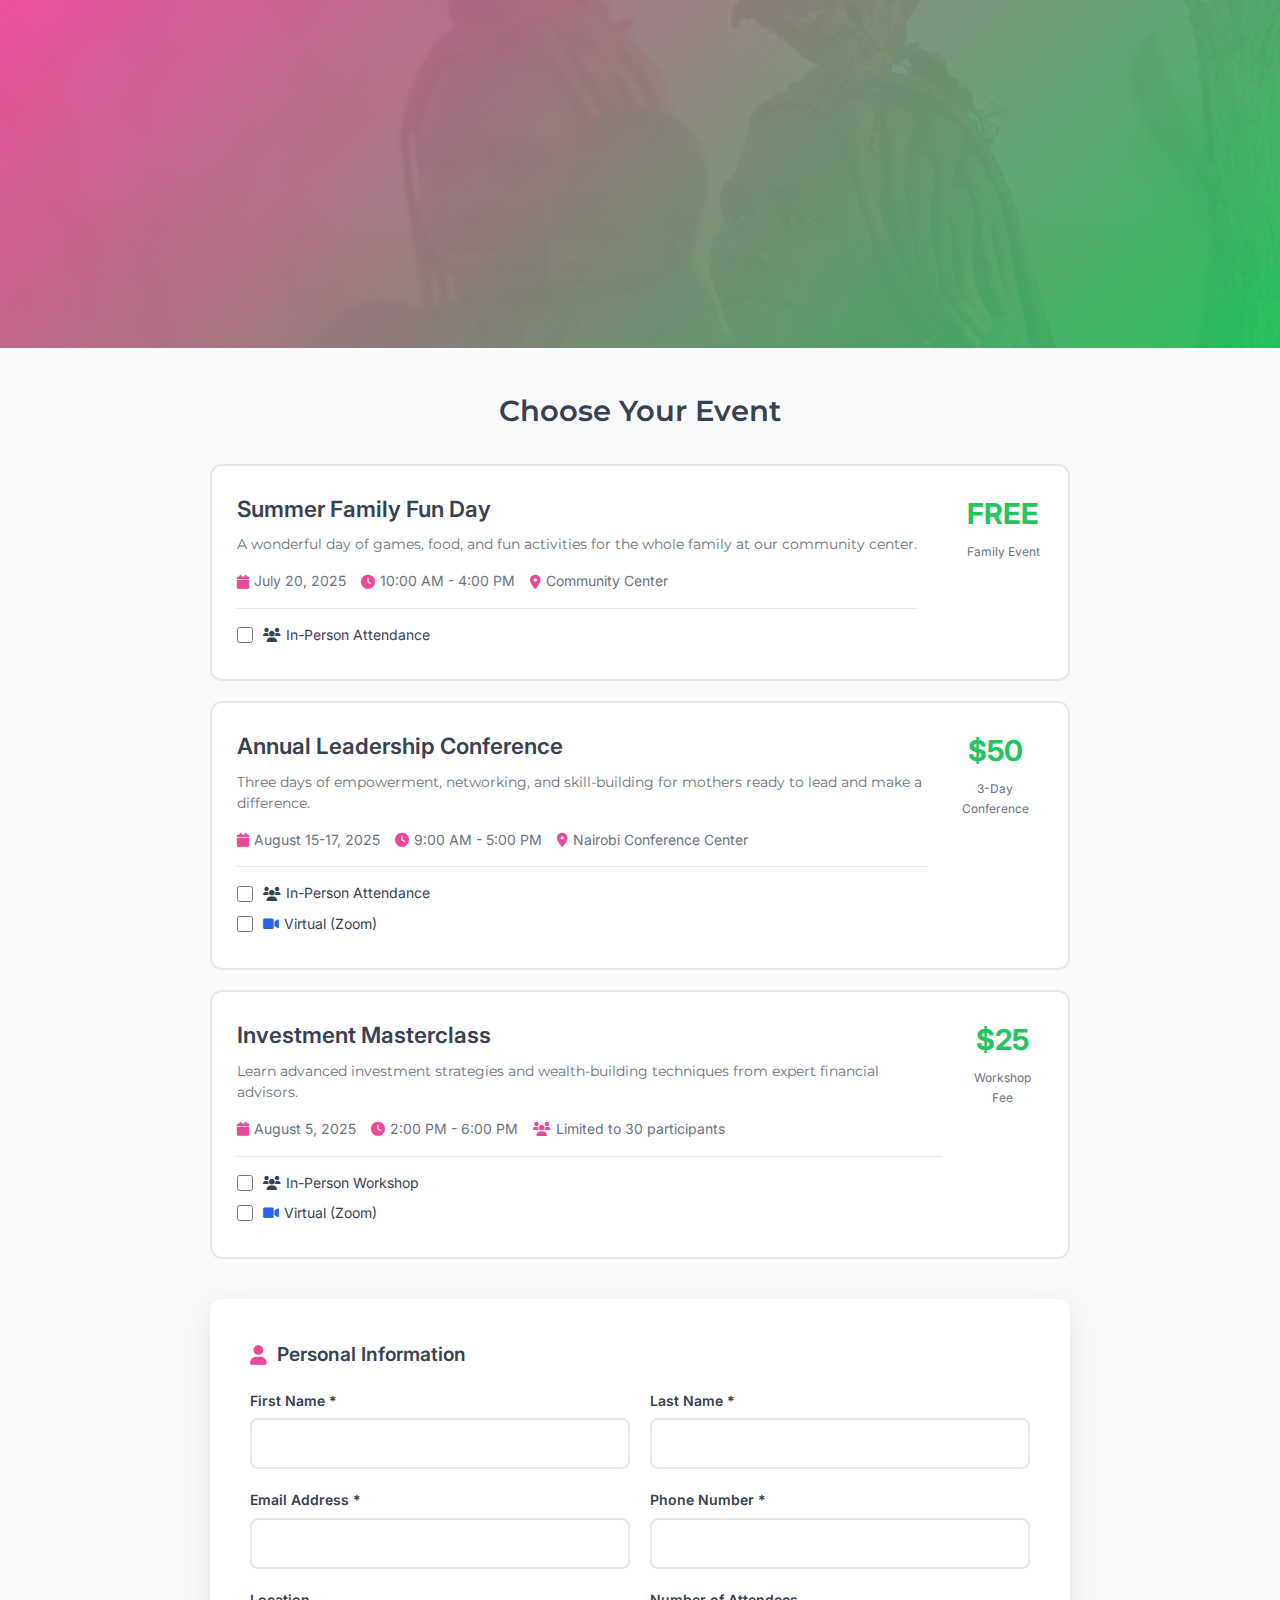
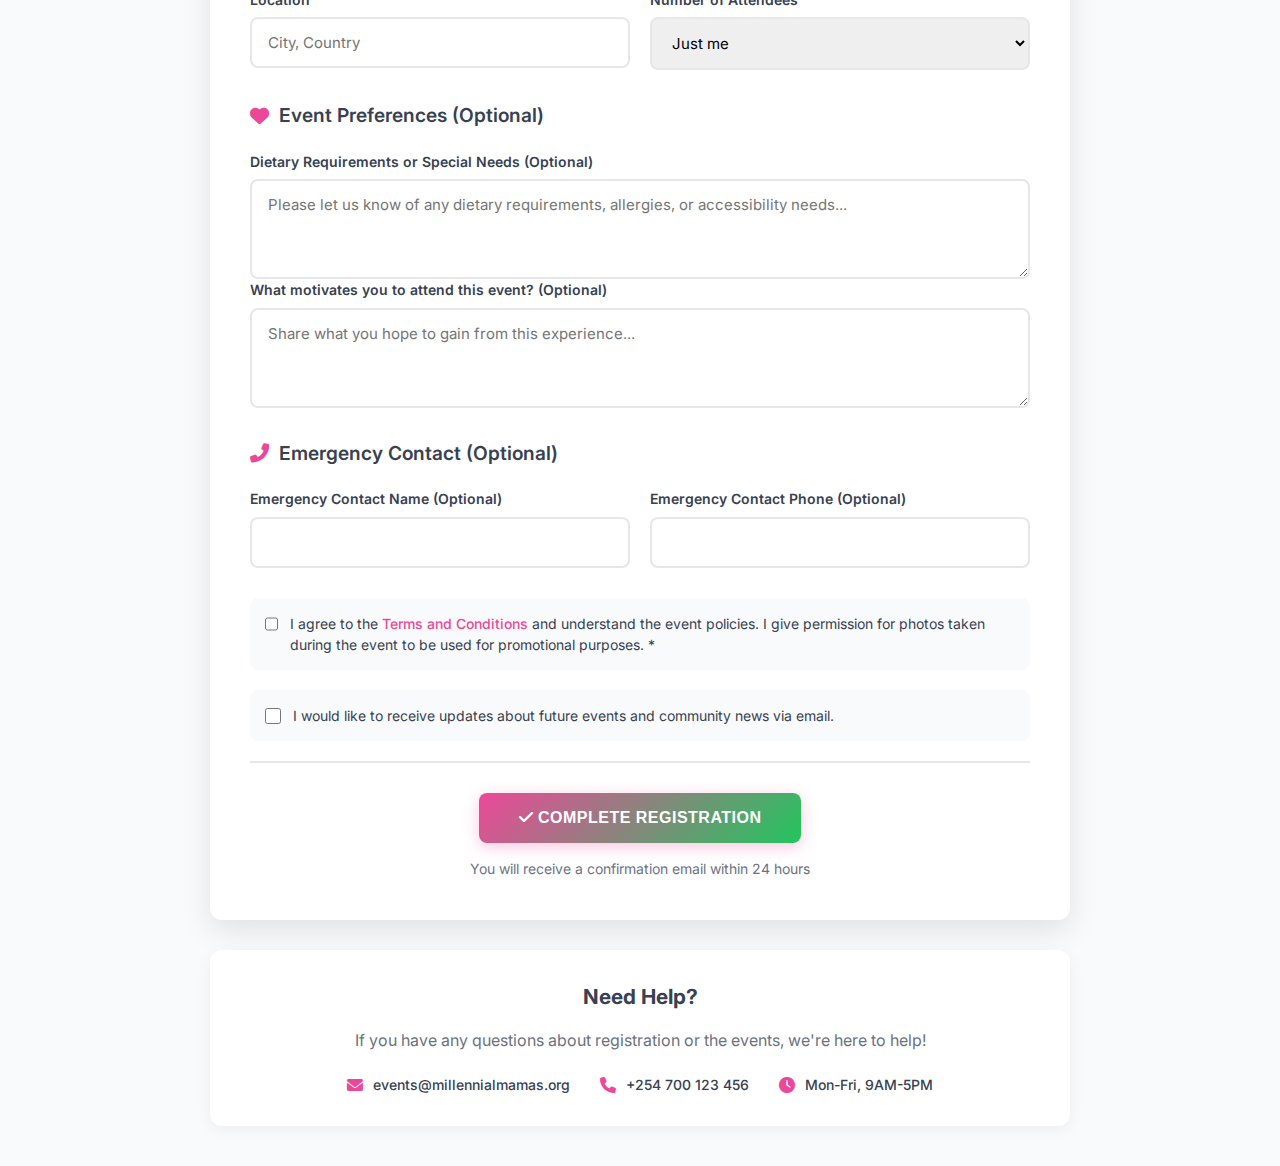
<file: event-registration.html>
<!DOCTYPE html>
<html lang="en">
<head>
    <meta charset="UTF-8">
    <meta name="viewport" content="width=device-width, initial-scale=1.0">
    <title>Event Registration - Millennial Mamas</title>
    <meta name="description" content="Register for upcoming Millennial Mamas events and join our empowering community activities.">
    <link rel="stylesheet" href="styles.css">
    <link href="https://cdnjs.cloudflare.com/ajax/libs/font-awesome/6.0.0/css/all.min.css" rel="stylesheet">
    <link href="https://fonts.googleapis.com/css2?family=Inter:wght@300;400;500;600;700&family=Montserrat:wght@300;400;500;600;700&display=swap" rel="stylesheet">
    <style>
        /* Reset and base styles */
        * {
            margin: 0;
            padding: 0;
            box-sizing: border-box;
        }

        body {
            font-family: 'Inter', sans-serif;
            line-height: 1.6;
            color: #333;
            background-color: #f8fafc;
        }

        /* Hero Section */
        .hero-section {
            background: linear-gradient(135deg, rgba(236, 72, 153, 0.95), rgba(34, 197, 94, 0.95)), 
                        url('images/hero background.jpg') center/cover;
            color: white;
            padding: 80px 0 60px;
            text-align: center;
            position: relative;
        }

        .hero-content {
            max-width: 800px;
            margin: 0 auto;
            padding: 0 20px;
        }

        .hero-title {
            font-size: 3rem;
            font-weight: 700;
            margin-bottom: 20px;
            text-shadow: 2px 2px 4px rgba(0, 0, 0, 0.3);
        }

        .hero-subtitle {
            font-size: 1.3rem;
            margin-bottom: 30px;
            opacity: 0.95;
        }

        .breadcrumb {
            display: inline-flex;
            align-items: center;
            gap: 8px;
            background: rgba(255, 255, 255, 0.15);
            padding: 10px 20px;
            border-radius: 25px;
            backdrop-filter: blur(10px);
            font-size: 14px;
        }

        .breadcrumb a {
            color: white;
            text-decoration: none;
            transition: opacity 0.3s ease;
        }

        .breadcrumb a:hover {
            opacity: 0.8;
        }

        .breadcrumb i {
            font-size: 12px;
            opacity: 0.7;
        }

        /* Navigation */
        .navbar {
            background: rgba(255, 255, 255, 0.95);
            backdrop-filter: blur(10px);
            border-bottom: 1px solid rgba(0, 0, 0, 0.1);
            position: fixed;
            top: 0;
            width: 100%;
            z-index: 1000;
            padding: 15px 0;
        }

        .navbar-content {
            max-width: 1200px;
            margin: 0 auto;
            display: flex;
            justify-content: space-between;
            align-items: center;
            padding: 0 20px;
        }

        .logo-section {
            display: flex;
            align-items: center;
            gap: 15px;
        }

        .logo-image {
            width: 40px;
            height: 40px;
            border-radius: 50%;
            object-fit: cover;
        }

        .logo-title {
            font-size: 1.5rem;
            font-weight: 700;
            background: linear-gradient(135deg, #ec4899, #22c55e);
            -webkit-background-clip: text;
            background-clip: text;
            -webkit-text-fill-color: transparent;
        }

        .back-btn {
            display: flex;
            align-items: center;
            gap: 8px;
            background: linear-gradient(135deg, #ec4899, #22c55e);
            color: white;
            text-decoration: none;
            padding: 10px 20px;
            border-radius: 8px;
            font-weight: 500;
            transition: all 0.3s ease;
        }

        .back-btn:hover {
            transform: translateY(-2px);
            box-shadow: 0 6px 20px rgba(236, 72, 153, 0.3);
        }

        /* Main Container */
        .registration-container {
            max-width: 900px;
            margin: 40px auto;
            padding: 0 20px;
        }

        /* Event Selection */
        .event-selection {
            margin-bottom: 40px;
        }

        .section-title {
            font-size: 1.8rem;
            font-weight: 600;
            color: #374151;
            text-align: center;
            margin-bottom: 30px;
        }

        .event-grid {
            display: grid;
            gap: 20px;
            margin-bottom: 30px;
        }

        .event-option {
            background: white;
            border: 2px solid #e5e7eb;
            border-radius: 12px;
            padding: 25px;
            cursor: pointer;
            transition: all 0.3s ease;
            position: relative;
            overflow: hidden;
        }

        .event-option::before {
            content: '';
            position: absolute;
            top: 0;
            left: 0;
            width: 100%;
            height: 4px;
            background: linear-gradient(135deg, #ec4899, #22c55e);
            transform: scaleX(0);
            transition: transform 0.3s ease;
        }

        .event-option:hover,
        .event-option.selected {
            border-color: #ec4899;
            box-shadow: 0 8px 25px rgba(236, 72, 153, 0.15);
            transform: translateY(-2px);
        }

        .event-option:hover::before,
        .event-option.selected::before {
            transform: scaleX(1);
        }

        .event-option input[type="radio"] {
            position: absolute;
            opacity: 0;
        }

        .event-details {
            display: flex;
            justify-content: space-between;
            align-items: flex-start;
            gap: 20px;
        }

        .event-info h3 {
            font-size: 1.4rem;
            font-weight: 600;
            color: #374151;
            margin-bottom: 8px;
        }

        .event-description {
            color: #6b7280;
            margin-bottom: 15px;
            line-height: 1.5;
        }

        .event-meta {
            display: flex;
            flex-wrap: wrap;
            gap: 15px;
        }

        .meta-item {
            display: flex;
            align-items: center;
            gap: 5px;
            color: #6b7280;
            font-size: 14px;
        }

        .meta-item i {
            color: #ec4899;
        }

        .event-price {
            text-align: center;
            min-width: 80px;
        }

        .price-amount {
            font-size: 1.8rem;
            font-weight: 700;
            color: #22c55e;
            margin-bottom: 5px;
        }

        .price-note {
            font-size: 12px;
            color: #6b7280;
        }

        .attendance-options {
            margin-top: 15px;
            padding-top: 15px;
            border-top: 1px solid #e5e7eb;
        }

        .attendance-option {
            display: flex;
            align-items: center;
            gap: 10px;
            margin-bottom: 8px;
        }

        .attendance-option input[type="checkbox"] {
            width: 16px;
            height: 16px;
        }

        .attendance-option label {
            font-size: 14px;
            color: #374151;
            display: flex;
            align-items: center;
            gap: 5px;
        }

        .zoom-icon {
            color: #2563eb;
        }

        /* Registration Form */
        .registration-form {
            background: white;
            border-radius: 12px;
            padding: 40px;
            box-shadow: 0 10px 30px rgba(0, 0, 0, 0.1);
            margin-bottom: 30px;
        }

        .form-section {
            margin-bottom: 30px;
        }

        .form-section h3 {
            font-size: 1.2rem;
            font-weight: 600;
            color: #374151;
            margin-bottom: 20px;
            display: flex;
            align-items: center;
            gap: 10px;
        }

        .form-section h3 i {
            color: #ec4899;
        }

        .form-row {
            display: grid;
            grid-template-columns: 1fr 1fr;
            gap: 20px;
            margin-bottom: 20px;
        }

        .form-group {
            display: flex;
            flex-direction: column;
            gap: 6px;
        }

        .form-group.full-width {
            grid-column: 1 / -1;
        }

        .form-group label {
            font-weight: 600;
            color: #374151;
            font-size: 14px;
        }

        .form-group input,
        .form-group select,
        .form-group textarea {
            padding: 14px 16px;
            border: 2px solid #e5e7eb;
            border-radius: 8px;
            font-size: 15px;
            transition: all 0.3s ease;
            font-family: inherit;
        }

        .form-group input:focus,
        .form-group select:focus,
        .form-group textarea:focus {
            outline: none;
            border-color: #ec4899;
            box-shadow: 0 0 0 3px rgba(236, 72, 153, 0.1);
        }

        .form-group textarea {
            resize: vertical;
            min-height: 100px;
        }

        .checkbox-group {
            display: flex;
            align-items: flex-start;
            gap: 12px;
            margin: 20px 0;
            padding: 15px;
            background: #f9fafb;
            border-radius: 8px;
        }

        .checkbox-group input[type="checkbox"] {
            margin-top: 3px;
            width: 16px;
            height: 16px;
        }

        .checkbox-group label {
            font-size: 14px;
            line-height: 1.5;
            color: #374151;
        }

        .checkbox-group a {
            color: #ec4899;
            text-decoration: none;
            font-weight: 500;
        }

        .checkbox-group a:hover {
            text-decoration: underline;
        }

        .submit-section {
            text-align: center;
            padding-top: 30px;
            border-top: 2px solid #e5e7eb;
        }

        .submit-btn {
            background: linear-gradient(135deg, #ec4899, #22c55e);
            color: white;
            padding: 16px 40px;
            border: none;
            border-radius: 8px;
            font-size: 16px;
            font-weight: 600;
            text-transform: uppercase;
            letter-spacing: 0.5px;
            cursor: pointer;
            transition: all 0.3s ease;
            min-width: 200px;
            box-shadow: 0 4px 15px rgba(236, 72, 153, 0.3);
        }

        .submit-btn:hover {
            transform: translateY(-2px);
            box-shadow: 0 6px 25px rgba(236, 72, 153, 0.4);
        }

        .submit-btn:disabled {
            opacity: 0.7;
            cursor: not-allowed;
            transform: none;
        }

        /* Help Section */
        .help-section {
            background: white;
            padding: 30px;
            border-radius: 12px;
            text-align: center;
            box-shadow: 0 4px 15px rgba(0, 0, 0, 0.05);
        }

        .help-section h3 {
            color: #374151;
            margin-bottom: 15px;
            font-size: 1.3rem;
        }

        .help-section p {
            color: #6b7280;
            margin-bottom: 20px;
        }

        .contact-info {
            display: flex;
            justify-content: center;
            gap: 30px;
            flex-wrap: wrap;
        }

        .contact-item {
            display: flex;
            align-items: center;
            gap: 10px;
            color: #374151;
            font-weight: 500;
        }

        .contact-item i {
            color: #ec4899;
            font-size: 16px;
        }

        /* Responsive Design */
        @media (max-width: 768px) {
            .hero-title {
                font-size: 2.2rem;
            }

            .hero-subtitle {
                font-size: 1.1rem;
            }

            .registration-container {
                padding: 0 15px;
            }

            .form-row {
                grid-template-columns: 1fr;
            }

            .event-details {
                flex-direction: column;
                gap: 15px;
            }

            .event-price {
                align-self: flex-end;
                text-align: right;
            }

            .contact-info {
                flex-direction: column;
                align-items: center;
                gap: 15px;
            }

            .registration-form {
                padding: 25px;
            }

            .navbar-content {
                padding: 0 15px;
            }

            .logo-title {
                font-size: 1.2rem;
            }

            .back-btn span {
                display: none;
            }
        }

        @media (max-width: 480px) {
            .hero-title {
                font-size: 1.8rem;
            }

            .breadcrumb {
                padding: 8px 15px;
                font-size: 12px;
            }
        }
    </style>
</head>
<body>
    <!-- Navigation Bar -->
    <nav class="navbar">
        <div class="navbar-content">
            <div class="logo-section">
                <div class="logo">
                    <img src="images/logo.jpg" alt="Millennial Mamas Logo" class="logo-image">
                </div>
                <h1 class="logo-title">Millennial Mamas</h1>
            </div>
            <a href="highlights.html" class="back-btn">
                <i class="fas fa-arrow-left"></i>
                <span>Back to Highlights</span>
            </a>
        </div>
    </nav>

    <!-- Hero Section -->
    <section class="hero-section">
        <div class="hero-content">
            <h1 class="hero-title">Join Our Events</h1>
            <p class="hero-subtitle">Connect, Learn, and Grow with the Millennial Mamas Community</p>
            <div class="breadcrumb">
                <a href="index.html">Home</a>
                <i class="fas fa-chevron-right"></i>
                <a href="highlights.html">Highlights</a>
                <i class="fas fa-chevron-right"></i>
                <span>Event Registration</span>
            </div>
        </div>
    </section>

    <div class="registration-container">
        <!-- Event Selection -->
        <section class="event-selection">
            <h2 class="section-title">Choose Your Event</h2>
            
            <div class="event-grid">
                <div class="event-option">
                    <input type="radio" name="event" id="family-fun" value="family-fun">
                    <label for="family-fun">
                        <div class="event-details">
                            <div class="event-info">
                                <h3>Summer Family Fun Day</h3>
                                <p class="event-description">A wonderful day of games, food, and fun activities for the whole family at our community center.</p>
                                <div class="event-meta">
                                    <div class="meta-item">
                                        <i class="fas fa-calendar"></i>
                                        <span>July 20, 2025</span>
                                    </div>
                                    <div class="meta-item">
                                        <i class="fas fa-clock"></i>
                                        <span>10:00 AM - 4:00 PM</span>
                                    </div>
                                    <div class="meta-item">
                                        <i class="fas fa-map-marker-alt"></i>
                                        <span>Community Center</span>
                                    </div>
                                </div>
                                <div class="attendance-options">
                                    <div class="attendance-option">
                                        <input type="checkbox" id="family-in-person" name="family-attendance" value="in-person">
                                        <label for="family-in-person">
                                            <i class="fas fa-users"></i> In-Person Attendance
                                        </label>
                                    </div>
                                </div>
                            </div>
                            <div class="event-price">
                                <div class="price-amount">FREE</div>
                                <div class="price-note">Family Event</div>
                            </div>
                        </div>
                    </label>
                </div>

                <div class="event-option">
                    <input type="radio" name="event" id="leadership-conference" value="leadership-conference">
                    <label for="leadership-conference">
                        <div class="event-details">
                            <div class="event-info">
                                <h3>Annual Leadership Conference</h3>
                                <p class="event-description">Three days of empowerment, networking, and skill-building for mothers ready to lead and make a difference.</p>
                                <div class="event-meta">
                                    <div class="meta-item">
                                        <i class="fas fa-calendar"></i>
                                        <span>August 15-17, 2025</span>
                                    </div>
                                    <div class="meta-item">
                                        <i class="fas fa-clock"></i>
                                        <span>9:00 AM - 5:00 PM</span>
                                    </div>
                                    <div class="meta-item">
                                        <i class="fas fa-map-marker-alt"></i>
                                        <span>Nairobi Conference Center</span>
                                    </div>
                                </div>
                                <div class="attendance-options">
                                    <div class="attendance-option">
                                        <input type="checkbox" id="conference-in-person" name="conference-attendance" value="in-person">
                                        <label for="conference-in-person">
                                            <i class="fas fa-users"></i> In-Person Attendance
                                        </label>
                                    </div>
                                    <div class="attendance-option">
                                        <input type="checkbox" id="conference-zoom" name="conference-attendance" value="virtual">
                                        <label for="conference-zoom">
                                            <i class="fas fa-video zoom-icon"></i> Virtual (Zoom)
                                        </label>
                                    </div>
                                </div>
                            </div>
                            <div class="event-price">
                                <div class="price-amount">$50</div>
                                <div class="price-note">3-Day Conference</div>
                            </div>
                        </div>
                    </label>
                </div>

                <div class="event-option">
                    <input type="radio" name="event" id="investment-masterclass" value="investment-masterclass">
                    <label for="investment-masterclass">
                        <div class="event-details">
                            <div class="event-info">
                                <h3>Investment Masterclass</h3>
                                <p class="event-description">Learn advanced investment strategies and wealth-building techniques from expert financial advisors.</p>
                                <div class="event-meta">
                                    <div class="meta-item">
                                        <i class="fas fa-calendar"></i>
                                        <span>August 5, 2025</span>
                                    </div>
                                    <div class="meta-item">
                                        <i class="fas fa-clock"></i>
                                        <span>2:00 PM - 6:00 PM</span>
                                    </div>
                                    <div class="meta-item">
                                        <i class="fas fa-users"></i>
                                        <span>Limited to 30 participants</span>
                                    </div>
                                </div>
                                <div class="attendance-options">
                                    <div class="attendance-option">
                                        <input type="checkbox" id="masterclass-in-person" name="masterclass-attendance" value="in-person">
                                        <label for="masterclass-in-person">
                                            <i class="fas fa-users"></i> In-Person Workshop
                                        </label>
                                    </div>
                                    <div class="attendance-option">
                                        <input type="checkbox" id="masterclass-zoom" name="masterclass-attendance" value="virtual">
                                        <label for="masterclass-zoom">
                                            <i class="fas fa-video zoom-icon"></i> Virtual (Zoom)
                                        </label>
                                    </div>
                                </div>
                            </div>
                            <div class="event-price">
                                <div class="price-amount">$25</div>
                                <div class="price-note">Workshop Fee</div>
                            </div>
                        </div>
                    </label>
                </div>
            </div>
        </section>

        <!-- Registration Form -->
        <form class="registration-form" id="registrationForm">
            <!-- Personal Information -->
            <div class="form-section">
                <h3><i class="fas fa-user"></i> Personal Information</h3>
                <div class="form-row">
                    <div class="form-group">
                        <label for="firstName">First Name *</label>
                        <input type="text" id="firstName" name="firstName" required>
                    </div>
                    <div class="form-group">
                        <label for="lastName">Last Name *</label>
                        <input type="text" id="lastName" name="lastName" required>
                    </div>
                </div>
                <div class="form-row">
                    <div class="form-group">
                        <label for="email">Email Address *</label>
                        <input type="email" id="email" name="email" required>
                    </div>
                    <div class="form-group">
                        <label for="phone">Phone Number *</label>
                        <input type="tel" id="phone" name="phone" required>
                    </div>
                </div>
                <div class="form-row">
                    <div class="form-group">
                        <label for="location">Location</label>
                        <input type="text" id="location" name="location" placeholder="City, Country">
                    </div>
                    <div class="form-group">
                        <label for="attendees">Number of Attendees</label>
                        <select id="attendees" name="attendees">
                            <option value="1">Just me</option>
                            <option value="2">2 people</option>
                            <option value="3">3 people</option>
                            <option value="4">4 people</option>
                            <option value="5+">5 or more</option>
                        </select>
                    </div>
                </div>
            </div>

            <!-- Event Preferences -->
            <div class="form-section">
                <h3><i class="fas fa-heart"></i> Event Preferences (Optional)</h3>
                <div class="form-group full-width">
                    <label for="dietary">Dietary Requirements or Special Needs (Optional)</label>
                    <textarea id="dietary" name="dietary" placeholder="Please let us know of any dietary requirements, allergies, or accessibility needs..."></textarea>
                </div>
                <div class="form-group full-width">
                    <label for="motivation">What motivates you to attend this event? (Optional)</label>
                    <textarea id="motivation" name="motivation" placeholder="Share what you hope to gain from this experience..."></textarea>
                </div>
            </div>

            <!-- Emergency Contact -->
            <div class="form-section">
                <h3><i class="fas fa-phone-alt"></i> Emergency Contact (Optional)</h3>
                <div class="form-row">
                    <div class="form-group">
                        <label for="emergencyName">Emergency Contact Name (Optional)</label>
                        <input type="text" id="emergencyName" name="emergencyName">
                    </div>
                    <div class="form-group">
                        <label for="emergencyPhone">Emergency Contact Phone (Optional)</label>
                        <input type="tel" id="emergencyPhone" name="emergencyPhone">
                    </div>
                </div>
            </div>

            <!-- Terms and Conditions -->
            <div class="checkbox-group">
                <input type="checkbox" id="terms" name="terms" required>
                <label for="terms">
                    I agree to the <a href="#">Terms and Conditions</a> and understand the event policies. I give permission for photos taken during the event to be used for promotional purposes. *
                </label>
            </div>

            <div class="checkbox-group">
                <input type="checkbox" id="newsletter" name="newsletter">
                <label for="newsletter">
                    I would like to receive updates about future events and community news via email.
                </label>
            </div>

            <!-- Submit Section -->
            <div class="submit-section">
                <button type="submit" class="submit-btn">
                    <i class="fas fa-check"></i> Complete Registration
                </button>
                <p style="margin-top: 15px; color: #6b7280; font-size: 14px;">
                    You will receive a confirmation email within 24 hours
                </p>
            </div>
        </form>

        <!-- Help Section -->
        <section class="help-section">
            <h3>Need Help?</h3>
            <p>If you have any questions about registration or the events, we're here to help!</p>
            <div class="contact-info">
                <div class="contact-item">
                    <i class="fas fa-envelope"></i>
                    <span>events@millennialmamas.org</span>
                </div>
                <div class="contact-item">
                    <i class="fas fa-phone"></i>
                    <span>+254 700 123 456</span>
                </div>
                <div class="contact-item">
                    <i class="fas fa-clock"></i>
                    <span>Mon-Fri, 9AM-5PM</span>
                </div>
            </div>
        </section>
    </div>

    <script>
        // Event selection functionality
        document.querySelectorAll('.event-option').forEach(option => {
            option.addEventListener('click', function() {
                // Remove selected class from all options
                document.querySelectorAll('.event-option').forEach(opt => opt.classList.remove('selected'));
                
                // Add selected class to clicked option
                this.classList.add('selected');
                
                // Check the radio button
                this.querySelector('input[type="radio"]').checked = true;
            });
        });

        // Attendance options (prevent multiple selections per event)
        document.querySelectorAll('input[name$="-attendance"]').forEach(checkbox => {
            checkbox.addEventListener('change', function() {
                if (this.checked) {
                    // Get all checkboxes with the same name
                    const sameName = document.querySelectorAll(`input[name="${this.name}"]`);
                    sameName.forEach(cb => {
                        if (cb !== this) cb.checked = false;
                    });
                }
            });
        });

        // Form validation and submission
        document.getElementById('registrationForm').addEventListener('submit', function(e) {
            e.preventDefault();
            
            // Check if an event is selected
            const selectedEvent = document.querySelector('input[name="event"]:checked');
            if (!selectedEvent) {
                alert('Please select an event to register for.');
                return;
            }

            // Check if attendance option is selected
            const eventValue = selectedEvent.value;
            const attendanceSelected = document.querySelector(`input[name="${eventValue}-attendance"]:checked`);
            
            if (!attendanceSelected && eventValue !== 'family-fun') {
                alert('Please select how you would like to attend this event (In-Person or Virtual).');
                return;
            }
            
            // Simulate form submission
            const submitBtn = document.querySelector('.submit-btn');
            const originalText = submitBtn.innerHTML;
            
            submitBtn.innerHTML = '<i class="fas fa-spinner fa-spin"></i> Processing...';
            submitBtn.disabled = true;
            
            setTimeout(() => {
                const eventName = selectedEvent.closest('.event-option').querySelector('h3').textContent;
                const attendanceType = attendanceSelected ? 
                    (attendanceSelected.value === 'virtual' ? 'virtual (Zoom)' : 'in-person') : 
                    'in-person';
                
                alert(`Registration submitted successfully!\n\nEvent: ${eventName}\nAttendance: ${attendanceType}\n\nYou will receive a confirmation email with event details and links within 24 hours.`);
                
                submitBtn.innerHTML = originalText;
                submitBtn.disabled = false;
                
                // Reset form
                this.reset();
                document.querySelectorAll('.event-option').forEach(opt => opt.classList.remove('selected'));
                document.querySelectorAll('input[name$="-attendance"]').forEach(cb => cb.checked = false);
            }, 2000);
        });

        // Smooth scrolling for form after event selection
        document.querySelectorAll('.event-option').forEach(option => {
            option.addEventListener('click', function() {
                setTimeout(() => {
                    document.querySelector('.registration-form').scrollIntoView({
                        behavior: 'smooth',
                        block: 'start'
                    });
                }, 300);
            });
        });

        // Add some visual feedback for required fields
        document.querySelectorAll('input[required], select[required]').forEach(field => {
            field.addEventListener('blur', function() {
                if (!this.value) {
                    this.style.borderColor = '#ef4444';
                } else {
                    this.style.borderColor = '#22c55e';
                }
            });

            field.addEventListener('focus', function() {
                this.style.borderColor = '#ec4899';
            });
        });
    </script>
</body>
</html>
</file>
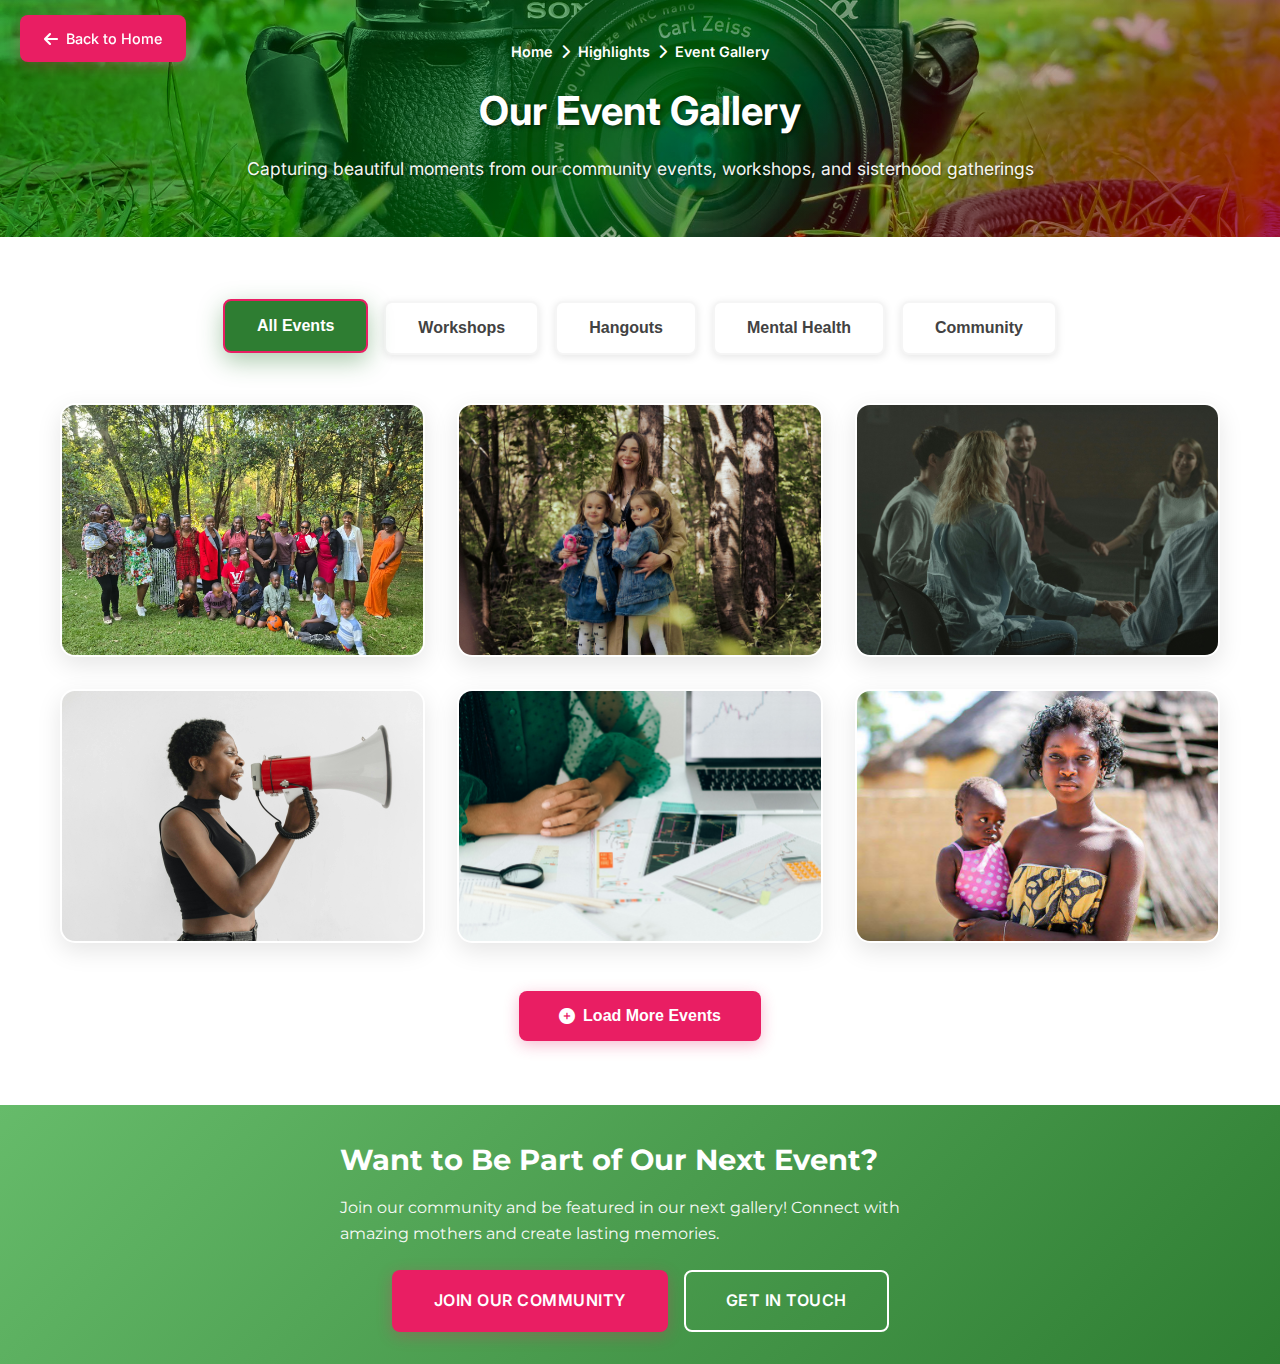
<file: gallery.html>
<!DOCTYPE html>
<html lang="en">
<head>
    <meta charset="UTF-8">
    <meta name="viewport" content="width=device-width, initial-scale=1.0">
    <title>Event Gallery - Millennial Mamas</title>
    <link rel="stylesheet" href="styles.css">
    <link rel="stylesheet" href="gallery.css">
    <link href="https://cdnjs.cloudflare.com/ajax/libs/font-awesome/6.0.0/css/all.min.css" rel="stylesheet">
    <link href="https://fonts.googleapis.com/css2?family=Inter:wght@300;400;500;600;700&family=Montserrat:wght@300;400;500;600;700&display=swap" rel="stylesheet">
</head>
<body>
    <!-- Back Button -->
    <div class="back-button-container">
        <a href="index.html" class="back-button">
            <i class="fas fa-arrow-left"></i>
            <span>Back to Home</span>
        </a>
    </div>

    <!-- Main Content -->
    <main class="gallery-main">
        <!-- Header Section -->
        <section class="gallery-header">
            <div class="container">
                <div class="header-content">
                    <div class="breadcrumb">
                        <a href="index.html">Home</a>
                        <span><i class="fas fa-chevron-right"></i></span>
                        <a href="highlights.html">Highlights</a>
                        <span><i class="fas fa-chevron-right"></i></span>
                        <span>Event Gallery</span>
                    </div>
                    
                    <div class="header-text">
                        <h1 class="page-title">Our Event Gallery</h1>
                        <p class="page-subtitle">Capturing beautiful moments from our community events, workshops, and sisterhood gatherings</p>
                    </div>
                </div>
            </div>
        </section>

        <!-- Gallery Section -->
        <section class="gallery-section">
            <div class="container">
                <!-- Gallery Filters -->
                <div class="gallery-filters">
                    <button class="filter-btn active" data-filter="all">All Events</button>
                    <button class="filter-btn" data-filter="workshops">Workshops</button>
                    <button class="filter-btn" data-filter="hangouts">Hangouts</button>
                    <button class="filter-btn" data-filter="mental-health">Mental Health</button>
                    <button class="filter-btn" data-filter="community">Community</button>
                </div>

                <!-- Gallery Grid -->
                <div class="gallery-grid">
                    <!-- Workshop Events -->
                    <div class="gallery-item" data-category="workshops">
                        <div class="gallery-image">
                            <img src="images/mamas.avif" alt="Financial Literacy Workshop">
                            <div class="gallery-overlay">
                                <div class="overlay-content">
                                    <h3 class="event-title">Financial Literacy Workshop</h3>
                                    <p class="event-date">March 2024</p>
                                    <p class="event-description">Empowering mothers with financial knowledge and budgeting skills for a secure future.</p>
                                    <button class="view-btn" onclick="openModal('modal1')" title="View Financial Literacy Workshop details" aria-label="View Financial Literacy Workshop details">
                                        <i class="fas fa-expand"></i>
                                    </button>
                                </div>
                            </div>
                        </div>
                    </div>

                    <!-- Community Hangout -->
                    <div class="gallery-item" data-category="hangouts">
                        <div class="gallery-image">
                            <img src="images/hangout.jpg" alt="Community Hangout">
                            <div class="gallery-overlay">
                                <div class="overlay-content">
                                    <h3 class="event-title">Community Hangout</h3>
                                    <p class="event-date">February 2024</p>
                                    <p class="event-description">A wonderful day of bonding, sharing stories, and building lasting friendships among our mama community.</p>
                                    <button class="view-btn" onclick="openModal('modal2')" title="View Community Hangout details" aria-label="View Community Hangout details">
                                        <i class="fas fa-expand"></i>
                                    </button>
                                </div>
                            </div>
                        </div>
                    </div>

                    <!-- Mental Health Session -->
                    <div class="gallery-item" data-category="mental-health">
                        <div class="gallery-image">
                            <img src="images/mental health.jpg" alt="Mental Health Support Session">
                            <div class="gallery-overlay">
                                <div class="overlay-content">
                                    <h3 class="event-title">Mental Health Support</h3>
                                    <p class="event-date">January 2024</p>
                                    <p class="event-description">Professional counseling and peer support focusing on maternal mental health and wellbeing.</p>
                                    <button class="view-btn" onclick="openModal('modal3')" title="View Mental Health Support details" aria-label="View Mental Health Support details">
                                        <i class="fas fa-expand"></i>
                                    </button>
                                </div>
                            </div>
                        </div>
                    </div>

                    <!-- Community Building -->
                    <div class="gallery-item" data-category="community">
                        <div class="gallery-image">
                            <img src="images/community.jpg" alt="Community Building Event">
                            <div class="gallery-overlay">
                                <div class="overlay-content">
                                    <h3 class="event-title">Community Building</h3>
                                    <p class="event-date">December 2023</p>
                                    <p class="event-description">Strengthening bonds and creating a supportive network for all mothers in our community.</p>
                                    <button class="view-btn" onclick="openModal('modal4')" title="View Community Building Event details" aria-label="View Community Building Event details">
                                        <i class="fas fa-expand"></i>
                                    </button>
                                </div>
                            </div>
                        </div>
                    </div>

                    <!-- Money Management Workshop -->
                    <div class="gallery-item" data-category="workshops">
                        <div class="gallery-image">
                            <img src="images/money.jpg" alt="Money Management Workshop">
                            <div class="gallery-overlay">
                                <div class="overlay-content">
                                    <h3 class="event-title">Money Management</h3>
                                    <p class="event-date">November 2023</p>
                                    <p class="event-description">Practical skills for budgeting, saving, and making smart financial decisions as a mother.</p>
                                    <button class="view-btn" onclick="openModal('modal5')" title="View Money Management Workshop details" aria-label="View Money Management Workshop details">
                                        <i class="fas fa-expand"></i>
                                    </button>
                                </div>
                            </div>
                        </div>
                    </div>

                    <!-- NGO Collaboration -->
                    <div class="gallery-item" data-category="community">
                        <div class="gallery-image">
                            <img src="images/NGO Single.jpg" alt="NGO Partnership Event">
                            <div class="gallery-overlay">
                                <div class="overlay-content">
                                    <h3 class="event-title">NGO Partnership</h3>
                                    <p class="event-date">October 2023</p>
                                    <p class="event-description">Collaborating with local organizations to expand our reach and impact in the community.</p>
                                    <button class="view-btn" onclick="openModal('modal6')" title="View NGO Partnership Event details" aria-label="View NGO Partnership Event details">
                                        <i class="fas fa-expand"></i>
                                    </button>
                                </div>
                            </div>
                        </div>
                    </div>
                </div>

                <!-- Load More Button -->
                <div class="load-more-section">
                    <button class="load-more-btn">
                        <i class="fas fa-plus-circle"></i>
                        Load More Events
                    </button>
                </div>
            </div>
        </section>

        <!-- Call to Action Section -->
        <section class="gallery-cta">
            <div class="container">
                <div class="cta-content">
                    <h2 class="cta-title">Want to Be Part of Our Next Event?</h2>
                    <p class="cta-description">Join our community and be featured in our next gallery! Connect with amazing mothers and create lasting memories.</p>
                    <div class="cta-buttons">
                        <a href="membership-form.html" class="btn btn-primary">Join Our Community</a>
                        <a href="index.html#contact" class="btn btn-secondary">Get in Touch</a>
                    </div>
                </div>
            </div>
        </section>
    </main>

    <!-- Image Modals -->
    <div id="modal1" class="modal">
        <div class="modal-content">
            <span class="close" onclick="closeModal('modal1')">&times;</span>
            <img src="images/mamas.avif" alt="Financial Literacy Workshop" class="modal-image">
            <div class="modal-info">
                <h3>Financial Literacy Workshop</h3>
                <p class="modal-date">March 15, 2024</p>
                <p class="modal-description">Our comprehensive financial literacy workshop brought together 45 mothers to learn about budgeting, saving, and investment strategies. Expert financial advisors shared practical tips on managing household finances, building emergency funds, and planning for children's education. The interactive sessions included real-life scenarios and group discussions that empowered participants to take control of their financial futures.</p>
            </div>
        </div>
    </div>

    <div id="modal2" class="modal">
        <div class="modal-content">
            <span class="close" onclick="closeModal('modal2')">&times;</span>
            <img src="images/hangout.jpg" alt="Community Hangout" class="modal-image">
            <div class="modal-info">
                <h3>Community Hangout</h3>
                <p class="modal-date">February 20, 2024</p>
                <p class="modal-description">A beautiful afternoon spent in the park where 60+ mothers and their children came together for fellowship and fun. The event featured picnic-style meals, children's games, storytelling sessions, and informal networking. It was heartwarming to see new friendships form and existing bonds strengthen as mothers shared their experiences and supported each other in a relaxed, joyful environment.</p>
            </div>
        </div>
    </div>

    <div id="modal3" class="modal">
        <div class="modal-content">
            <span class="close" onclick="closeModal('modal3')">&times;</span>
            <img src="images/mental health.jpg" alt="Mental Health Support Session" class="modal-image">
            <div class="modal-info">
                <h3>Mental Health Support Session</h3>
                <p class="modal-date">January 25, 2024</p>
                <p class="modal-description">Led by licensed therapists and counselors, this session focused on maternal mental health awareness and support. Topics included postpartum depression, anxiety management, stress coping mechanisms, and building resilience. The safe space allowed mothers to share their struggles openly and receive professional guidance alongside peer support from other mothers who understood their journey.</p>
            </div>
        </div>
    </div>

    <div id="modal4" class="modal">
        <div class="modal-content">
            <span class="close" onclick="closeModal('modal4')">&times;</span>
            <img src="images/community.jpg" alt="Community Building Event" class="modal-image">
            <div class="modal-info">
                <h3>Community Building Event</h3>
                <p class="modal-date">December 10, 2023</p>
                <p class="modal-description">An impactful day dedicated to strengthening our community bonds through team-building activities, collaborative projects, and vision-sharing sessions. Mothers worked together on community service projects, participated in group discussions about our collective goals, and celebrated our achievements as a sisterhood. The event reinforced our commitment to supporting each other through all seasons of motherhood.</p>
            </div>
        </div>
    </div>

    <div id="modal5" class="modal">
        <div class="modal-content">
            <span class="close" onclick="closeModal('modal5')">&times;</span>
            <img src="images/money.jpg" alt="Money Management Workshop" class="modal-image">
            <div class="modal-info">
                <h3>Money Management Workshop</h3>
                <p class="modal-date">November 18, 2023</p>
                <p class="modal-description">This hands-on workshop equipped mothers with essential money management skills through practical exercises and real-world applications. Participants learned about creating effective budgets, tracking expenses, understanding credit, and building savings habits. Guest speakers included successful entrepreneur mothers who shared their financial journeys and provided mentorship on balancing motherhood with financial independence.</p>
            </div>
        </div>
    </div>

    <div id="modal6" class="modal">
        <div class="modal-content">
            <span class="close" onclick="closeModal('modal6')">&times;</span>
            <img src="images/NGO Single.jpg" alt="NGO Partnership Event" class="modal-image">
            <div class="modal-info">
                <h3>NGO Partnership Event</h3>
                <p class="modal-date">October 5, 2023</p>
                <p class="modal-description">A meaningful collaboration with local NGOs focused on single mothers and vulnerable families. The partnership event facilitated resource sharing, skill development programs, and expanded support networks. Together, we launched initiatives for educational scholarships, micro-financing opportunities, and mentorship programs that continue to benefit mothers in our extended community network.</p>
            </div>
        </div>
    </div>

    <script src="gallery.js"></script>
</body>
</html>
</file>
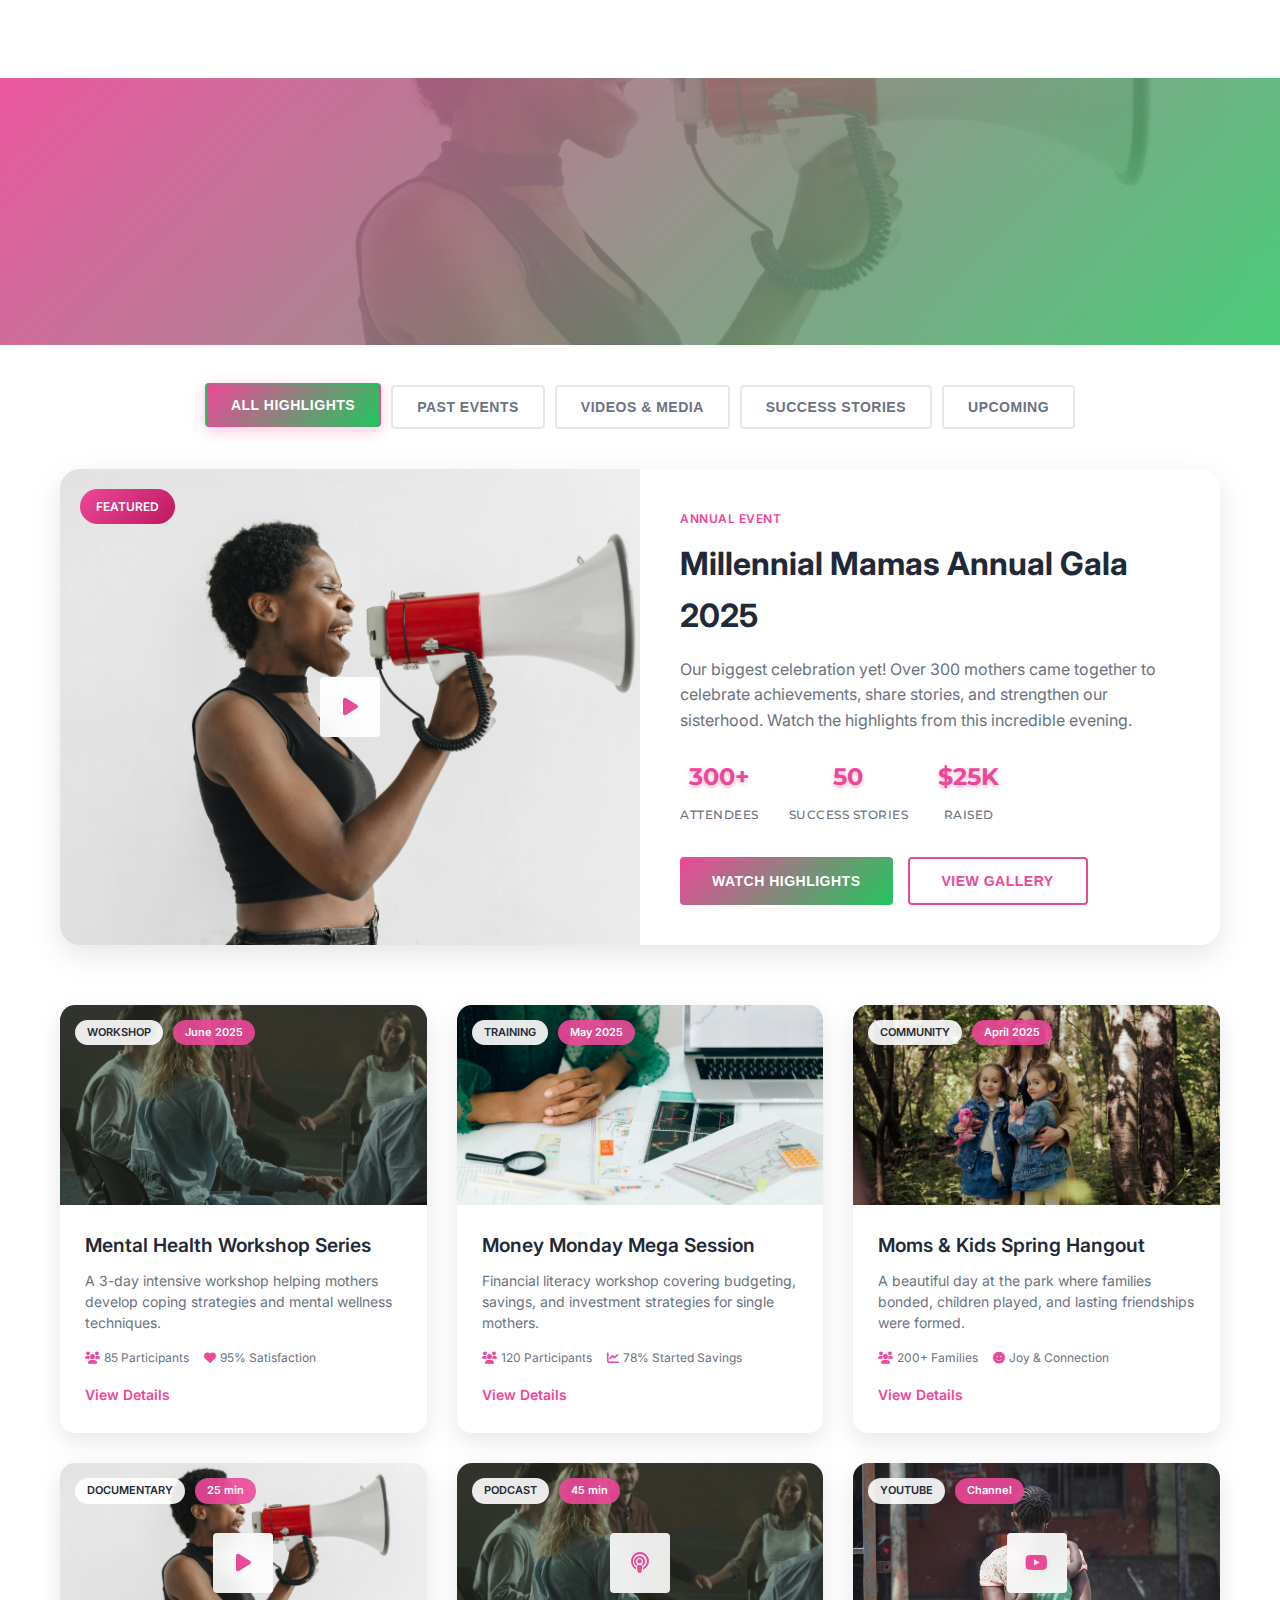
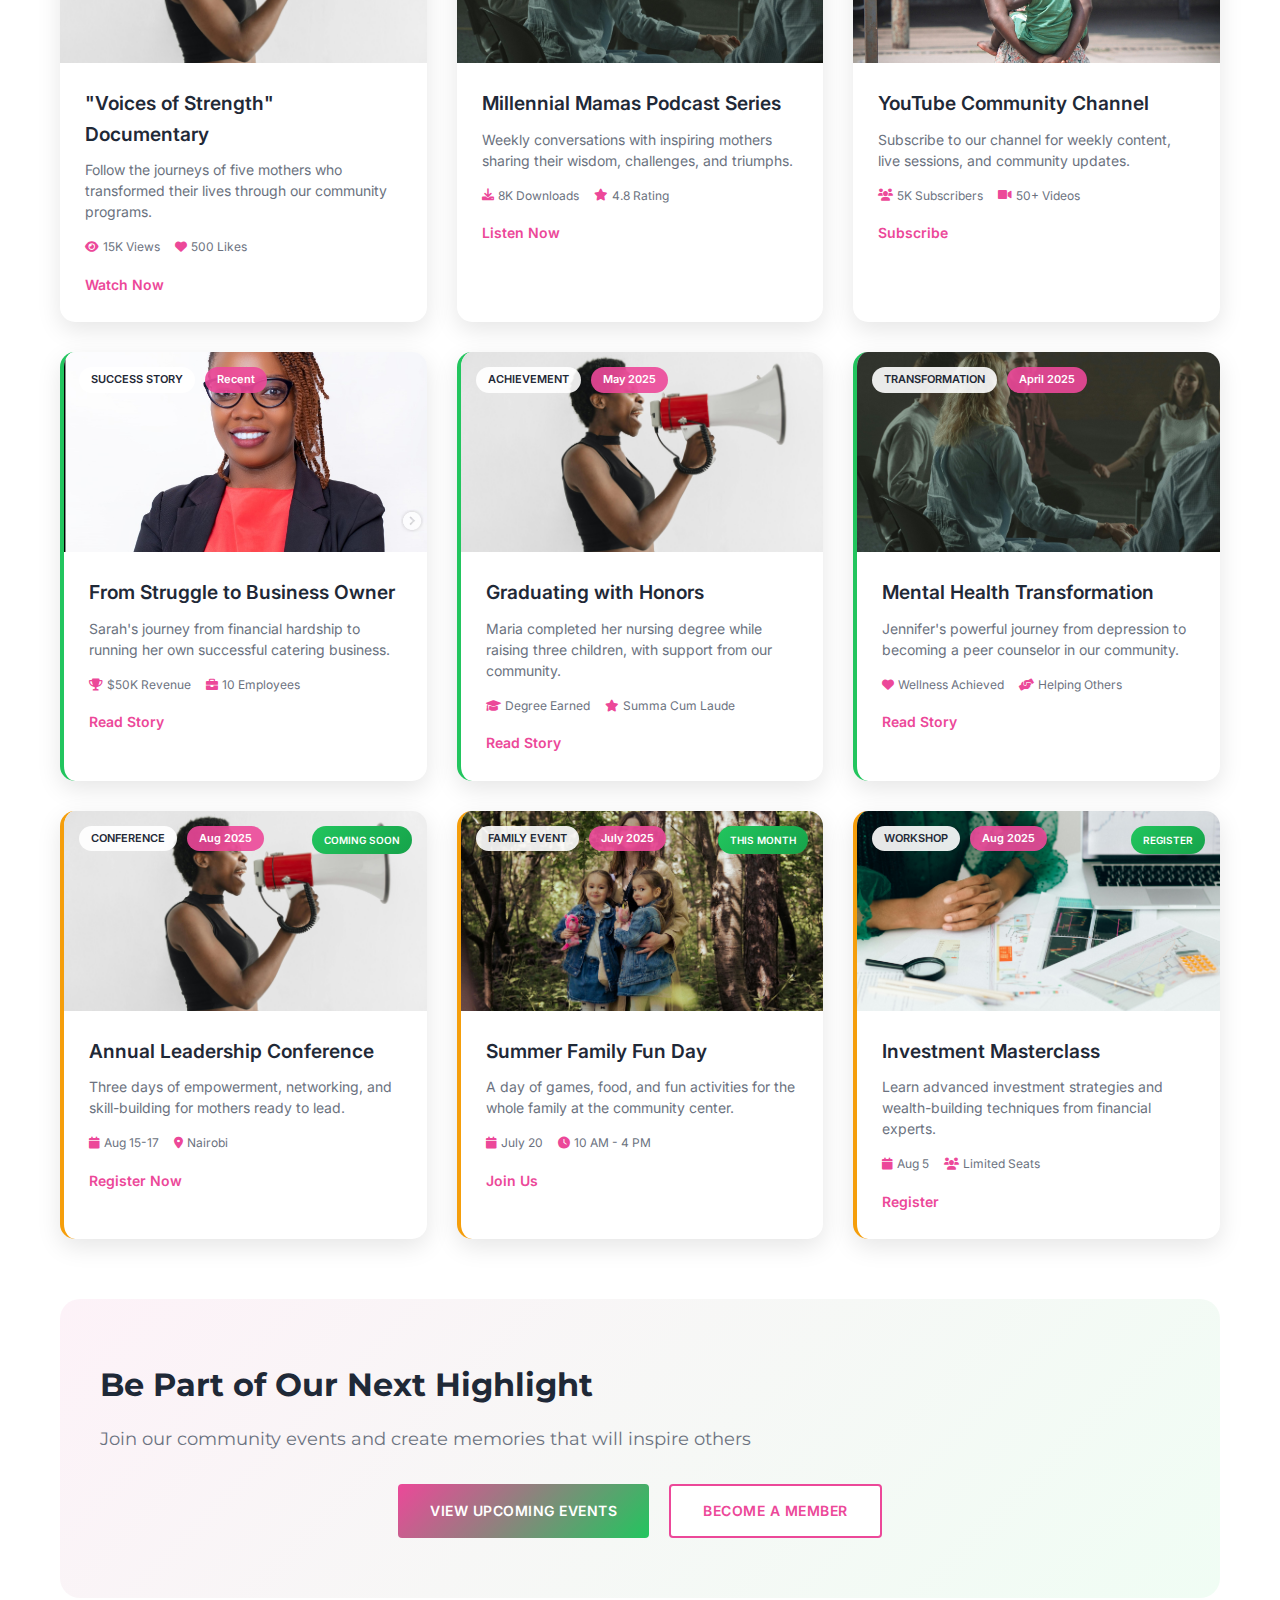
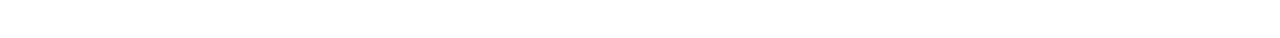
<file: highlights.html>
<!DOCTYPE html>
<html lang="en">
<head>
    <meta charset="UTF-8">
    <meta name="viewport" content="width=device-width, initial-scale=1.0">
    <title>Event Highlights - Millennial Mamas</title>
    <meta name="description" content="Explore our community event highlights, success stories, and upcoming activities at Millennial Mamas.">
    <link rel="stylesheet" href="styles.css">
    <link rel="stylesheet" href="highlights.css">
    <link href="https://cdnjs.cloudflare.com/ajax/libs/font-awesome/6.0.0/css/all.min.css" rel="stylesheet">
    <link href="https://fonts.googleapis.com/css2?family=Inter:wght@300;400;500;600;700&family=Montserrat:wght@300;400;500;600;700&display=swap" rel="stylesheet">
</head>
<body>
    <!-- Navigation Bar -->
    <nav class="navbar">
        <div class="navbar-content">
            <div class="logo-section">
                <div class="logo">
                    <img src="images/logo.jpg" alt="Millennial Mamas Logo" class="logo-image">
                </div>
                <h1 class="logo-title">Millennial Mamas</h1>
            </div>
            <a href="index.html" class="back-btn">
                <i class="fas fa-arrow-left"></i>
                <span>Back to Home</span>
            </a>
        </div>
    </nav>

    <!-- Hero Section -->
    <section class="hero-section">
        <div class="hero-content">
            <h1 class="hero-title">Event Highlights & Community Impact</h1>
            <p class="hero-subtitle">Celebrating our journey, showcasing our impact, and sharing the powerful moments that define our community</p>
        </div>
    </section>

    <div class="container">
        <!-- Filter Tabs -->
        <div class="filter-section">
            <div class="filter-tabs">
                <button class="filter-tab active" data-filter="all">All Highlights</button>
                <button class="filter-tab" data-filter="events">Past Events</button>
                <button class="filter-tab" data-filter="videos">Videos & Media</button>
                <button class="filter-tab" data-filter="stories">Success Stories</button>
                <button class="filter-tab" data-filter="upcoming">Upcoming</button>
            </div>
        </div>

        <!-- Featured Highlight -->
        <section class="featured-highlight">
            <div class="featured-card">
                <div class="featured-media">
                    <img src="images/community.jpg" alt="Annual Gala 2025">
                    <div class="play-overlay">
                        <button class="play-btn">
                            <i class="fas fa-play"></i>
                        </button>
                    </div>
                    <div class="featured-badge">Featured</div>
                </div>
                <div class="featured-content">
                    <span class="featured-category">Annual Event</span>
                    <h2 class="featured-title">Millennial Mamas Annual Gala 2025</h2>
                    <p class="featured-description">
                        Our biggest celebration yet! Over 300 mothers came together to celebrate achievements, 
                        share stories, and strengthen our sisterhood. Watch the highlights from this incredible evening.
                    </p>
                    <div class="featured-stats">
                        <div class="stat-item">
                            <span class="stat-number">300+</span>
                            <span class="stat-label">Attendees</span>
                        </div>
                        <div class="stat-item">
                            <span class="stat-number">50</span>
                            <span class="stat-label">Success Stories</span>
                        </div>
                        <div class="stat-item">
                            <span class="stat-number">$25K</span>
                            <span class="stat-label">Raised</span>
                        </div>
                    </div>
                    <div class="featured-actions">
                        <button class="btn btn-primary">Watch Highlights</button>
                        <button class="btn btn-secondary">View Gallery</button>
                    </div>
                </div>
            </div>
        </section>

        <!-- Highlights Grid -->
        <section class="highlights-grid">
            <!-- Past Events -->
            <div class="highlight-card" data-category="events">
                <div class="highlight-media">
                    <img src="images/mental health.jpg" alt="Mental Health Workshop">
                    <div class="highlight-overlay">
                        <span class="highlight-type">Workshop</span>
                        <span class="highlight-date">June 2025</span>
                    </div>
                </div>
                <div class="highlight-content">
                    <h3 class="highlight-title">Mental Health Workshop Series</h3>
                    <p class="highlight-description">A 3-day intensive workshop helping mothers develop coping strategies and mental wellness techniques.</p>
                    <div class="highlight-impact">
                        <span><i class="fas fa-users"></i> 85 Participants</span>
                        <span><i class="fas fa-heart"></i> 95% Satisfaction</span>
                    </div>
                    <a href="#" class="highlight-link">View Details</a>
                </div>
            </div>

            <div class="highlight-card" data-category="events">
                <div class="highlight-media">
                    <img src="images/money.jpg" alt="Money Monday">
                    <div class="highlight-overlay">
                        <span class="highlight-type">Training</span>
                        <span class="highlight-date">May 2025</span>
                    </div>
                </div>
                <div class="highlight-content">
                    <h3 class="highlight-title">Money Monday Mega Session</h3>
                    <p class="highlight-description">Financial literacy workshop covering budgeting, savings, and investment strategies for single mothers.</p>
                    <div class="highlight-impact">
                        <span><i class="fas fa-users"></i> 120 Participants</span>
                        <span><i class="fas fa-chart-line"></i> 78% Started Savings</span>
                    </div>
                    <a href="#" class="highlight-link">View Details</a>
                </div>
            </div>

            <div class="highlight-card" data-category="events">
                <div class="highlight-media">
                    <img src="images/hangout.jpg" alt="Moms and Kids Hangout">
                    <div class="highlight-overlay">
                        <span class="highlight-type">Community</span>
                        <span class="highlight-date">April 2025</span>
                    </div>
                </div>
                <div class="highlight-content">
                    <h3 class="highlight-title">Moms & Kids Spring Hangout</h3>
                    <p class="highlight-description">A beautiful day at the park where families bonded, children played, and lasting friendships were formed.</p>
                    <div class="highlight-impact">
                        <span><i class="fas fa-users"></i> 200+ Families</span>
                        <span><i class="fas fa-smile"></i> Joy & Connection</span>
                    </div>
                    <a href="#" class="highlight-link">View Details</a>
                </div>
            </div>

            <!-- Videos & Media -->
            <div class="highlight-card video-card" data-category="videos">
                <div class="highlight-media">
                    <img src="images/community.jpg" alt="Documentary">
                    <div class="play-overlay">
                        <button class="play-btn">
                            <i class="fas fa-play"></i>
                        </button>
                    </div>
                    <div class="highlight-overlay">
                        <span class="highlight-type">Documentary</span>
                        <span class="highlight-duration">25 min</span>
                    </div>
                </div>
                <div class="highlight-content">
                    <h3 class="highlight-title">"Voices of Strength" Documentary</h3>
                    <p class="highlight-description">Follow the journeys of five mothers who transformed their lives through our community programs.</p>
                    <div class="highlight-impact">
                        <span><i class="fas fa-eye"></i> 15K Views</span>
                        <span><i class="fas fa-heart"></i> 500 Likes</span>
                    </div>
                    <a href="#" class="highlight-link">Watch Now</a>
                </div>
            </div>

            <div class="highlight-card video-card" data-category="videos">
                <div class="highlight-media">
                    <img src="images/mental health.jpg" alt="Podcast">
                    <div class="play-overlay">
                        <button class="play-btn">
                            <i class="fas fa-podcast"></i>
                        </button>
                    </div>
                    <div class="highlight-overlay">
                        <span class="highlight-type">Podcast</span>
                        <span class="highlight-duration">45 min</span>
                    </div>
                </div>
                <div class="highlight-content">
                    <h3 class="highlight-title">Millennial Mamas Podcast Series</h3>
                    <p class="highlight-description">Weekly conversations with inspiring mothers sharing their wisdom, challenges, and triumphs.</p>
                    <div class="highlight-impact">
                        <span><i class="fas fa-download"></i> 8K Downloads</span>
                        <span><i class="fas fa-star"></i> 4.8 Rating</span>
                    </div>
                    <a href="#" class="highlight-link">Listen Now</a>
                </div>
            </div>

            <div class="highlight-card video-card" data-category="videos">
                <div class="highlight-media">
                    <img src="images/our story.jpg" alt="YouTube Channel">
                    <div class="play-overlay">
                        <button class="play-btn">
                            <i class="fab fa-youtube"></i>
                        </button>
                    </div>
                    <div class="highlight-overlay">
                        <span class="highlight-type">YouTube</span>
                        <span class="highlight-duration">Channel</span>
                    </div>
                </div>
                <div class="highlight-content">
                    <h3 class="highlight-title">YouTube Community Channel</h3>
                    <p class="highlight-description">Subscribe to our channel for weekly content, live sessions, and community updates.</p>
                    <div class="highlight-impact">
                        <span><i class="fas fa-users"></i> 5K Subscribers</span>
                        <span><i class="fas fa-video"></i> 50+ Videos</span>
                    </div>
                    <a href="#" class="highlight-link">Subscribe</a>
                </div>
            </div>

            <!-- Success Stories -->
            <div class="highlight-card story-card" data-category="stories">
                <div class="highlight-media">
                    <img src="images/salome.png" alt="Success Story">
                    <div class="highlight-overlay">
                        <span class="highlight-type">Success Story</span>
                        <span class="highlight-date">Recent</span>
                    </div>
                </div>
                <div class="highlight-content">
                    <h3 class="highlight-title">From Struggle to Business Owner</h3>
                    <p class="highlight-description">Sarah's journey from financial hardship to running her own successful catering business.</p>
                    <div class="highlight-impact">
                        <span><i class="fas fa-trophy"></i> $50K Revenue</span>
                        <span><i class="fas fa-briefcase"></i> 10 Employees</span>
                    </div>
                    <a href="#" class="highlight-link">Read Story</a>
                </div>
            </div>

            <div class="highlight-card story-card" data-category="stories">
                <div class="highlight-media">
                    <img src="images/community.jpg" alt="Education Success">
                    <div class="highlight-overlay">
                        <span class="highlight-type">Achievement</span>
                        <span class="highlight-date">May 2025</span>
                    </div>
                </div>
                <div class="highlight-content">
                    <h3 class="highlight-title">Graduating with Honors</h3>
                    <p class="highlight-description">Maria completed her nursing degree while raising three children, with support from our community.</p>
                    <div class="highlight-impact">
                        <span><i class="fas fa-graduation-cap"></i> Degree Earned</span>
                        <span><i class="fas fa-star"></i> Summa Cum Laude</span>
                    </div>
                    <a href="#" class="highlight-link">Read Story</a>
                </div>
            </div>

            <div class="highlight-card story-card" data-category="stories">
                <div class="highlight-media">
                    <img src="images/mental health.jpg" alt="Wellness Journey">
                    <div class="highlight-overlay">
                        <span class="highlight-type">Transformation</span>
                        <span class="highlight-date">April 2025</span>
                    </div>
                </div>
                <div class="highlight-content">
                    <h3 class="highlight-title">Mental Health Transformation</h3>
                    <p class="highlight-description">Jennifer's powerful journey from depression to becoming a peer counselor in our community.</p>
                    <div class="highlight-impact">
                        <span><i class="fas fa-heart"></i> Wellness Achieved</span>
                        <span><i class="fas fa-hands-helping"></i> Helping Others</span>
                    </div>
                    <a href="#" class="highlight-link">Read Story</a>
                </div>
            </div>

            <!-- Upcoming Events -->
            <div class="highlight-card upcoming-card" data-category="upcoming">
                <div class="highlight-media">
                    <img src="images/community.jpg" alt="Annual Conference">
                    <div class="highlight-overlay">
                        <span class="highlight-type">Conference</span>
                        <span class="highlight-date">Aug 2025</span>
                    </div>
                    <div class="coming-soon-badge">Coming Soon</div>
                </div>
                <div class="highlight-content">
                    <h3 class="highlight-title">Annual Leadership Conference</h3>
                    <p class="highlight-description">Three days of empowerment, networking, and skill-building for mothers ready to lead.</p>
                    <div class="highlight-impact">
                        <span><i class="fas fa-calendar"></i> Aug 15-17</span>
                        <span><i class="fas fa-map-marker-alt"></i> Nairobi</span>
                    </div>
                    <a href="event-registration.html" class="highlight-link">Register Now</a>
                </div>
            </div>

            <div class="highlight-card upcoming-card" data-category="upcoming">
                <div class="highlight-media">
                    <img src="images/hangout.jpg" alt="Family Fun Day">
                    <div class="highlight-overlay">
                        <span class="highlight-type">Family Event</span>
                        <span class="highlight-date">July 2025</span>
                    </div>
                    <div class="coming-soon-badge">This Month</div>
                </div>
                <div class="highlight-content">
                    <h3 class="highlight-title">Summer Family Fun Day</h3>
                    <p class="highlight-description">A day of games, food, and fun activities for the whole family at the community center.</p>
                    <div class="highlight-impact">
                        <span><i class="fas fa-calendar"></i> July 20</span>
                        <span><i class="fas fa-clock"></i> 10 AM - 4 PM</span>
                    </div>
                    <a href="event-registration.html" class="highlight-link">Join Us</a>
                </div>
            </div>

            <div class="highlight-card upcoming-card" data-category="upcoming">
                <div class="highlight-media">
                    <img src="images/money.jpg" alt="Financial Workshop">
                    <div class="highlight-overlay">
                        <span class="highlight-type">Workshop</span>
                        <span class="highlight-date">Aug 2025</span>
                    </div>
                    <div class="coming-soon-badge">Register</div>
                </div>
                <div class="highlight-content">
                    <h3 class="highlight-title">Investment Masterclass</h3>
                    <p class="highlight-description">Learn advanced investment strategies and wealth-building techniques from financial experts.</p>
                    <div class="highlight-impact">
                        <span><i class="fas fa-calendar"></i> Aug 5</span>
                        <span><i class="fas fa-users"></i> Limited Seats</span>
                    </div>
                    <a href="event-registration.html" class="highlight-link">Register</a>
                </div>
            </div>
        </section>

        <!-- Call to Action -->
        <section class="cta-section">
            <div class="cta-content">
                <h2 class="cta-title">Be Part of Our Next Highlight</h2>
                <p class="cta-description">Join our community events and create memories that will inspire others</p>
                <div class="cta-buttons">
                    <a href="index.html#upcoming-events" class="btn btn-primary">View Upcoming Events</a>
                    <a href="membership-form.html" class="btn btn-secondary">Become a Member</a>
                </div>
            </div>
        </section>
    </div>

    <script src="highlights.js"></script>
</body>
</html>
</file>
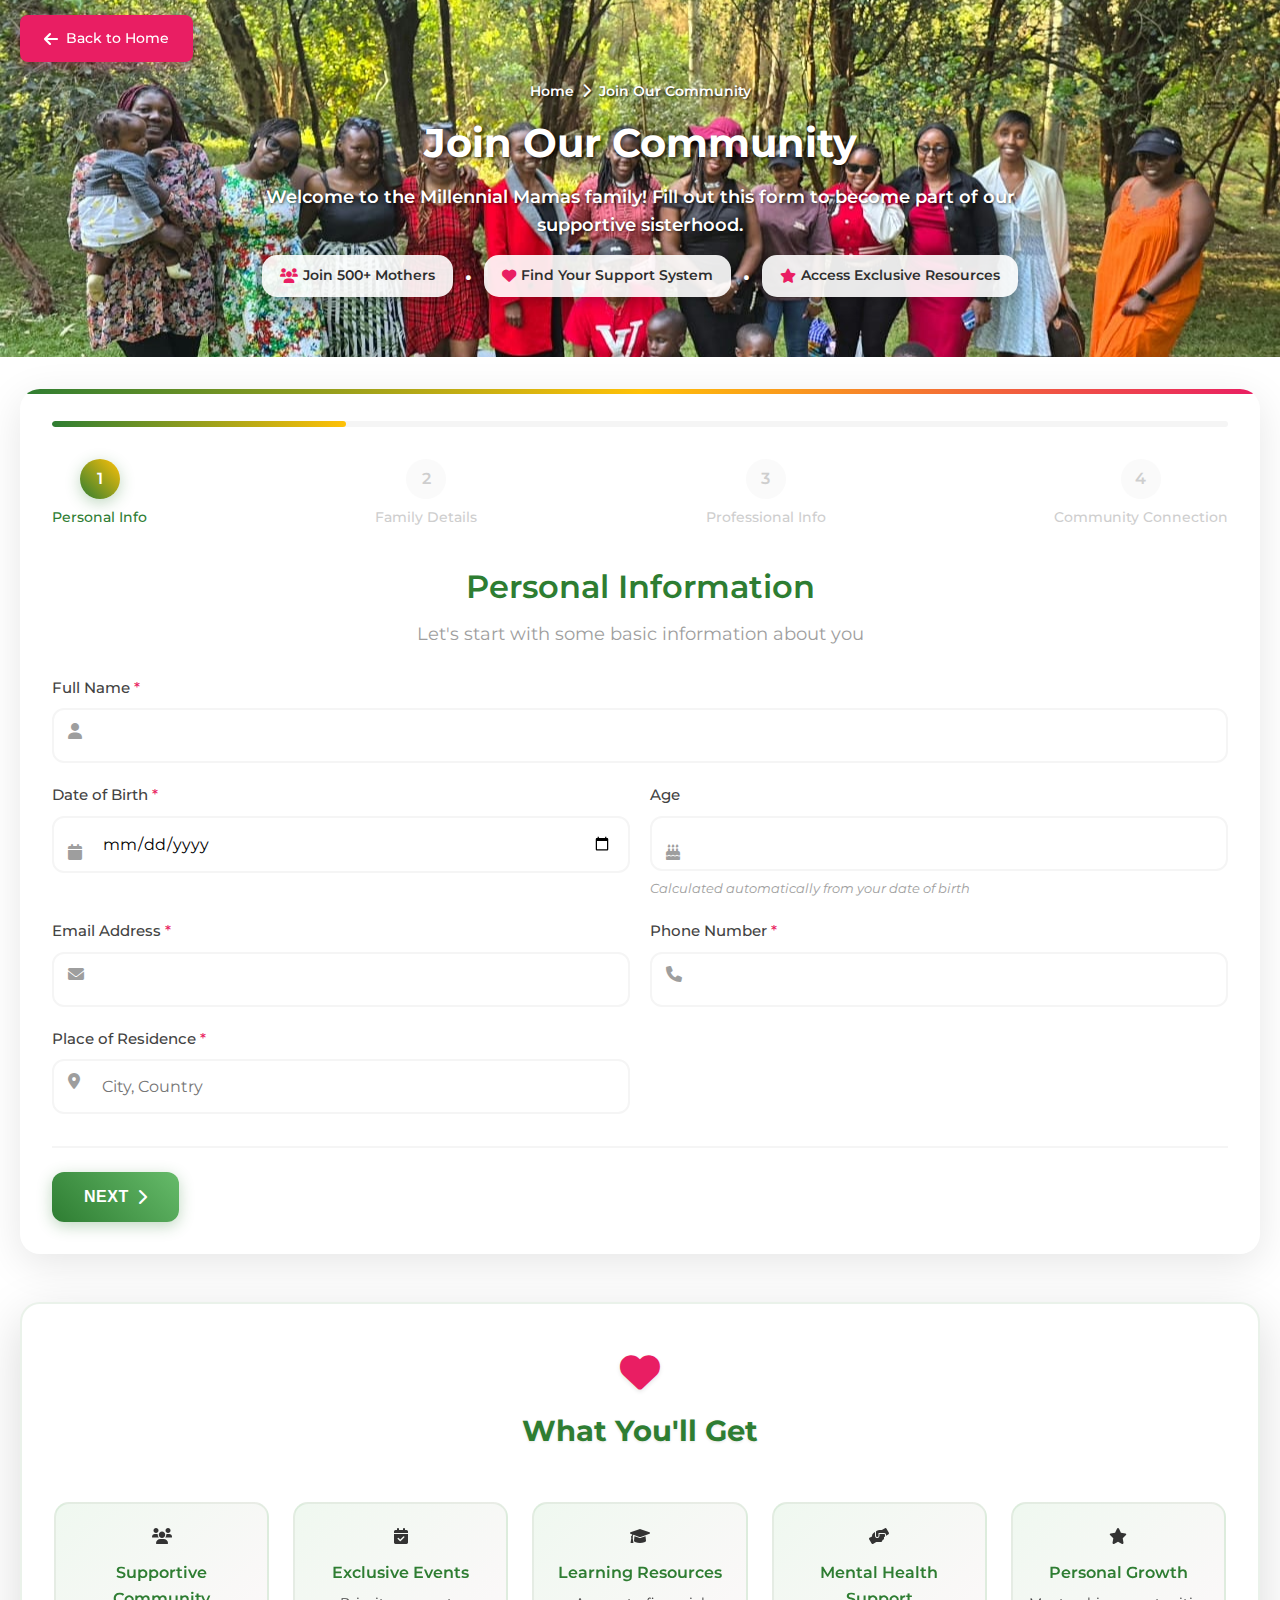
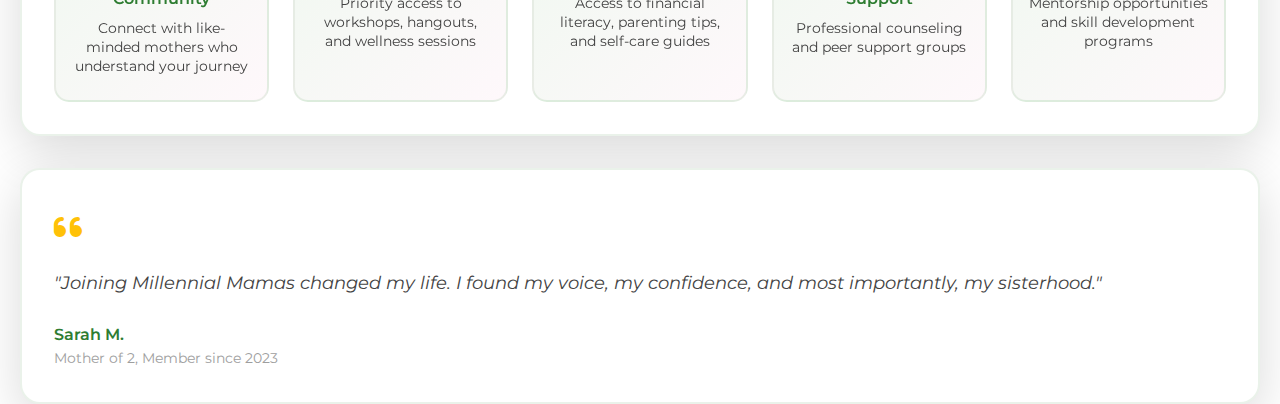
<file: membership-form.html>
<!DOCTYPE html>
<html lang="en">
<head>
    <meta charset="UTF-8">
    <meta name="viewport" content="width=device-width, initial-scale=1.0">
    <title>Join Our Community - Millennial Mamas</title>
    <link rel="stylesheet" href="styles.css">
    <link rel="stylesheet" href="support.css">
    <link rel="stylesheet" href="membership-form.css">
    <link href="https://cdnjs.cloudflare.com/ajax/libs/font-awesome/6.0.0/css/all.min.css" rel="stylesheet">
    <link href="https://fonts.googleapis.com/css2?family=Inter:wght@300;400;500;600;700&family=Montserrat:wght@300;400;500;600;700&display=swap" rel="stylesheet">
</head>
<body>
    <!-- Back Button -->
    <div class="back-button-container">
        <a href="index.html" class="back-button">
            <i class="fas fa-arrow-left"></i>
            <span>Back to Home</span>
        </a>
    </div>

    <!-- Main Content -->
    <main class="membership-main">
        <!-- Header Section -->
        <section class="membership-header">
            <div class="container">
                <div class="header-content">
                    <div class="breadcrumb">
                        <a href="index.html">Home</a>
                        <span><i class="fas fa-chevron-right"></i></span>
                        <span>Join Our Community</span>
                    </div>
                    
                    <div class="header-text">
                        <h1 class="page-title">Join Our Community</h1>
                        <p class="page-subtitle">Welcome to the Millennial Mamas family! Fill out this form to become part of our supportive sisterhood.</p>
                    </div>

                    <div class="header-features">
                        <div class="feature-item">
                            <i class="fas fa-users"></i>
                            <span>Join 500+ Mothers</span>
                        </div>
                        <div class="feature-separator">•</div>
                        <div class="feature-item">
                            <i class="fas fa-heart"></i>
                            <span>Find Your Support System</span>
                        </div>
                        <div class="feature-separator">•</div>
                        <div class="feature-item">
                            <i class="fas fa-star"></i>
                            <span>Access Exclusive Resources</span>
                        </div>
                    </div>
                </div>
            </div>
        </section>

        <!-- Membership Form Section -->
        <section class="membership-form-section">
            <div class="container">
                <div class="form-container">
                    <div class="form-progress">
                        <div class="progress-bar">
                            <div class="progress-fill" id="progressFill"></div>
                        </div>
                        <div class="progress-steps">
                            <div class="step active" data-step="1">
                                <div class="step-number">1</div>
                                <div class="step-label">Personal Info</div>
                            </div>
                            <div class="step" data-step="2">
                                <div class="step-number">2</div>
                                <div class="step-label">Family Details</div>
                            </div>
                            <div class="step" data-step="3">
                                <div class="step-number">3</div>
                                <div class="step-label">Professional Info</div>
                            </div>
                            <div class="step" data-step="4">
                                <div class="step-number">4</div>
                                <div class="step-label">Community Connection</div>
                            </div>
                        </div>
                    </div>

                    <form class="membership-form" id="membershipForm" enctype="multipart/form-data">
                        <!-- Step 1: Personal Information -->
                        <div class="form-step active" data-step="1">
                            <div class="step-header">
                                <h2 class="step-title">Personal Information</h2>
                                <p class="step-description">Let's start with some basic information about you</p>
                            </div>

                            <div class="form-grid">
                                <div class="form-group full-width">
                                    <label for="fullName" class="form-label">Full Name <span class="required">*</span></label>
                                    <input type="text" id="fullName" name="fullName" class="form-input" required>
                                    <div class="input-icon">
                                        <i class="fas fa-user"></i>
                                    </div>
                                </div>

                                <div class="form-group">
                                    <label for="dateOfBirth" class="form-label">Date of Birth <span class="required">*</span></label>
                                    <input type="date" id="dateOfBirth" name="dateOfBirth" class="form-input" required>
                                    <div class="input-icon">
                                        <i class="fas fa-calendar"></i>
                                    </div>
                                </div>

                                <div class="form-group">
                                    <label for="age" class="form-label">Age</label>
                                    <input type="text" id="age" name="age" class="form-input" readonly>
                                    <div class="input-icon">
                                        <i class="fas fa-birthday-cake"></i>
                                    </div>
                                    <small class="form-hint">Calculated automatically from your date of birth</small>
                                </div>

                                <div class="form-group">
                                    <label for="email" class="form-label">Email Address <span class="required">*</span></label>
                                    <input type="email" id="email" name="email" class="form-input" required>
                                    <div class="input-icon">
                                        <i class="fas fa-envelope"></i>
                                    </div>
                                </div>

                                <div class="form-group">
                                    <label for="phone" class="form-label">Phone Number <span class="required">*</span></label>
                                    <input type="tel" id="phone" name="phone" class="form-input" required>
                                    <div class="input-icon">
                                        <i class="fas fa-phone"></i>
                                    </div>
                                </div>

                                <div class="form-group">
                                    <label for="residence" class="form-label">Place of Residence <span class="required">*</span></label>
                                    <input type="text" id="residence" name="residence" class="form-input" placeholder="City, Country" required>
                                    <div class="input-icon">
                                        <i class="fas fa-map-marker-alt"></i>
                                    </div>
                                </div>
                            </div>
                        </div>

                        <!-- Step 2: Family Details -->
                        <div class="form-step" data-step="2">
                            <div class="step-header">
                                <h2 class="step-title">Family Details</h2>
                                <p class="step-description">Tell us about your beautiful family</p>
                            </div>

                            <div class="form-grid">
                                <div class="form-group full-width">
                                    <label for="childrenCount" class="form-label">How many children do you have? <span class="required">*</span></label>
                                    <input type="number" id="childrenCount" name="childrenCount" class="form-input" min="0" max="20" required>
                                    <div class="input-icon">
                                        <i class="fas fa-baby"></i>
                                    </div>
                                </div>

                                <div class="form-group full-width" id="childrenDetailsGroup">
                                    <label class="form-label">Please share with us their Names, Birthdays and Age <span class="required">*</span></label>
                                    <div id="childrenDetails">
                                        <!-- Dynamic children details will be added here -->
                                    </div>
                                </div>

                                <div class="form-group full-width">
                                    <label for="familyPhotos" class="form-label">Family Photos (Optional)</label>
                                    <div class="file-upload-area" id="familyPhotosUpload">
                                        <input type="file" id="familyPhotos" name="familyPhotos" multiple accept="image/*" class="file-input">
                                        <div class="upload-content">
                                            <i class="fas fa-cloud-upload-alt"></i>
                                            <p class="upload-text">Click to upload or drag and drop</p>
                                            <p class="upload-subtext">PNG, JPG up to 5MB each</p>
                                        </div>
                                    </div>
                                    <div class="uploaded-files" id="uploadedFiles"></div>
                                </div>
                            </div>
                        </div>

                        <!-- Step 3: Professional Information -->
                        <div class="form-step" data-step="3">
                            <div class="step-header">
                                <h2 class="step-title">Professional Information</h2>
                                <p class="step-description">Help us understand your professional background</p>
                            </div>

                            <div class="form-grid">
                                <div class="form-group full-width">
                                    <label class="form-label">What do you do for a living? <span class="required">*</span></label>
                                    <div class="radio-group">
                                        <div class="radio-item">
                                            <input type="radio" id="employed" name="employmentStatus" value="employed" required>
                                            <label for="employed" class="radio-label">
                                                <i class="fas fa-briefcase"></i>
                                                <span>Employed</span>
                                            </label>
                                        </div>
                                        <div class="radio-item">
                                            <input type="radio" id="selfEmployed" name="employmentStatus" value="selfEmployed" required>
                                            <label for="selfEmployed" class="radio-label">
                                                <i class="fas fa-user-tie"></i>
                                                <span>Self Employed</span>
                                            </label>
                                        </div>
                                        <div class="radio-item">
                                            <input type="radio" id="student" name="employmentStatus" value="student" required>
                                            <label for="student" class="radio-label">
                                                <i class="fas fa-graduation-cap"></i>
                                                <span>Student</span>
                                            </label>
                                        </div>
                                        <div class="radio-item">
                                            <input type="radio" id="jobSeeking" name="employmentStatus" value="jobSeeking" required>
                                            <label for="jobSeeking" class="radio-label">
                                                <i class="fas fa-search"></i>
                                                <span>Looking for a Job</span>
                                            </label>
                                        </div>
                                        <div class="radio-item">
                                            <input type="radio" id="other" name="employmentStatus" value="other" required>
                                            <label for="other" class="radio-label">
                                                <i class="fas fa-ellipsis-h"></i>
                                                <span>Other</span>
                                            </label>
                                        </div>
                                    </div>
                                </div>

                                <div class="form-group full-width">
                                    <label for="professionDetails" class="form-label">Please share the details of what you do for a living <span class="required">*</span></label>
                                    <textarea id="professionDetails" name="professionDetails" class="form-textarea" rows="4" placeholder="Tell us more about your work, business, studies, or current situation..." required></textarea>
                                </div>
                            </div>
                        </div>

                        <!-- Step 4: Community Connection -->
                        <div class="form-step" data-step="4">
                            <div class="step-header">
                                <h2 class="step-title">Community Connection</h2>
                                <p class="step-description">Help us understand your journey and how we can support you better</p>
                            </div>

                            <div class="form-grid">
                                <div class="form-group full-width">
                                    <label for="howYouKnow" class="form-label">How did you know about Millennial Mamas? <span class="required">*</span></label>
                                    <textarea id="howYouKnow" name="howYouKnow" class="form-textarea" rows="3" placeholder="Social media, friend referral, event, website, etc..." required></textarea>
                                </div>

                                <div class="form-group full-width">
                                    <label for="experience" class="form-label">What has been your experience with Millennial Mamas? <span class="required">*</span></label>
                                    <textarea id="experience" name="experience" class="form-textarea" rows="4" placeholder="Share your experience with our programs, events, or community..." required></textarea>
                                </div>

                                <div class="form-group full-width">
                                    <label for="futureImpact" class="form-label">How can Millennial Mamas have more impact in your life? <span class="required">*</span></label>
                                    <textarea id="futureImpact" name="futureImpact" class="form-textarea" rows="4" placeholder="What support, programs, or resources would be most helpful for you?" required></textarea>
                                </div>

                                <div class="form-group full-width">
                                    <div class="consent-section">
                                        <div class="consent-item">
                                            <input type="checkbox" id="dataConsent" name="dataConsent" required>
                                            <label for="dataConsent" class="consent-label">
                                                I consent to Millennial Mamas using my information to provide me with community updates, program information, and support resources. <span class="required">*</span>
                                            </label>
                                        </div>
                                        <div class="consent-item">
                                            <input type="checkbox" id="photoConsent" name="photoConsent">
                                            <label for="photoConsent" class="consent-label">
                                                I consent to having my photos used in Millennial Mamas promotional materials and social media (optional).
                                            </label>
                                        </div>
                                    </div>
                                </div>
                            </div>
                        </div>

                        <!-- Form Navigation -->
                        <div class="form-navigation">
                            <button type="button" class="btn btn-secondary hidden" id="prevBtn">
                                <i class="fas fa-chevron-left"></i>
                                Previous
                            </button>
                            <button type="button" class="btn btn-primary" id="nextBtn">
                                Next
                                <i class="fas fa-chevron-right"></i>
                            </button>
                            <button type="submit" class="btn btn-success hidden" id="submitBtn">
                                <i class="fas fa-paper-plane"></i>
                                Join Our Community
                            </button>
                        </div>
                    </form>
                </div>

                <!-- Community Benefits Sidebar -->
                <div class="benefits-sidebar">
                    <div class="benefits-card">
                        <div class="benefits-header">
                            <i class="fas fa-heart"></i>
                            <h3>What You'll Get</h3>
                        </div>
                        <div class="benefits-list">
                            <div class="benefit-item">
                                <i class="fas fa-users"></i>
                                <div class="benefit-content">
                                    <h4>Supportive Community</h4>
                                    <p>Connect with like-minded mothers who understand your journey</p>
                                </div>
                            </div>
                            <div class="benefit-item">
                                <i class="fas fa-calendar-check"></i>
                                <div class="benefit-content">
                                    <h4>Exclusive Events</h4>
                                    <p>Priority access to workshops, hangouts, and wellness sessions</p>
                                </div>
                            </div>
                            <div class="benefit-item">
                                <i class="fas fa-graduation-cap"></i>
                                <div class="benefit-content">
                                    <h4>Learning Resources</h4>
                                    <p>Access to financial literacy, parenting tips, and self-care guides</p>
                                </div>
                            </div>
                            <div class="benefit-item">
                                <i class="fas fa-hands-helping"></i>
                                <div class="benefit-content">
                                    <h4>Mental Health Support</h4>
                                    <p>Professional counseling and peer support groups</p>
                                </div>
                            </div>
                            <div class="benefit-item">
                                <i class="fas fa-star"></i>
                                <div class="benefit-content">
                                    <h4>Personal Growth</h4>
                                    <p>Mentorship opportunities and skill development programs</p>
                                </div>
                            </div>
                        </div>
                    </div>

                    <div class="testimonial-card">
                        <div class="testimonial-content">
                            <div class="quote-icon">
                                <i class="fas fa-quote-left"></i>
                            </div>
                            <p class="testimonial-text">
                                "Joining Millennial Mamas changed my life. I found my voice, my confidence, and most importantly, my sisterhood."
                            </p>
                            <div class="testimonial-author">
                                <div class="author-info">
                                    <h4 class="author-name">Sarah M.</h4>
                                    <p class="author-role">Mother of 2, Member since 2023</p>
                                </div>
                            </div>
                        </div>
                    </div>
                </div>
            </div>
        </section>
    </main>

    <script src="script.js"></script>
    <script src="membership-form.js"></script>
</body>
</html>
</file>
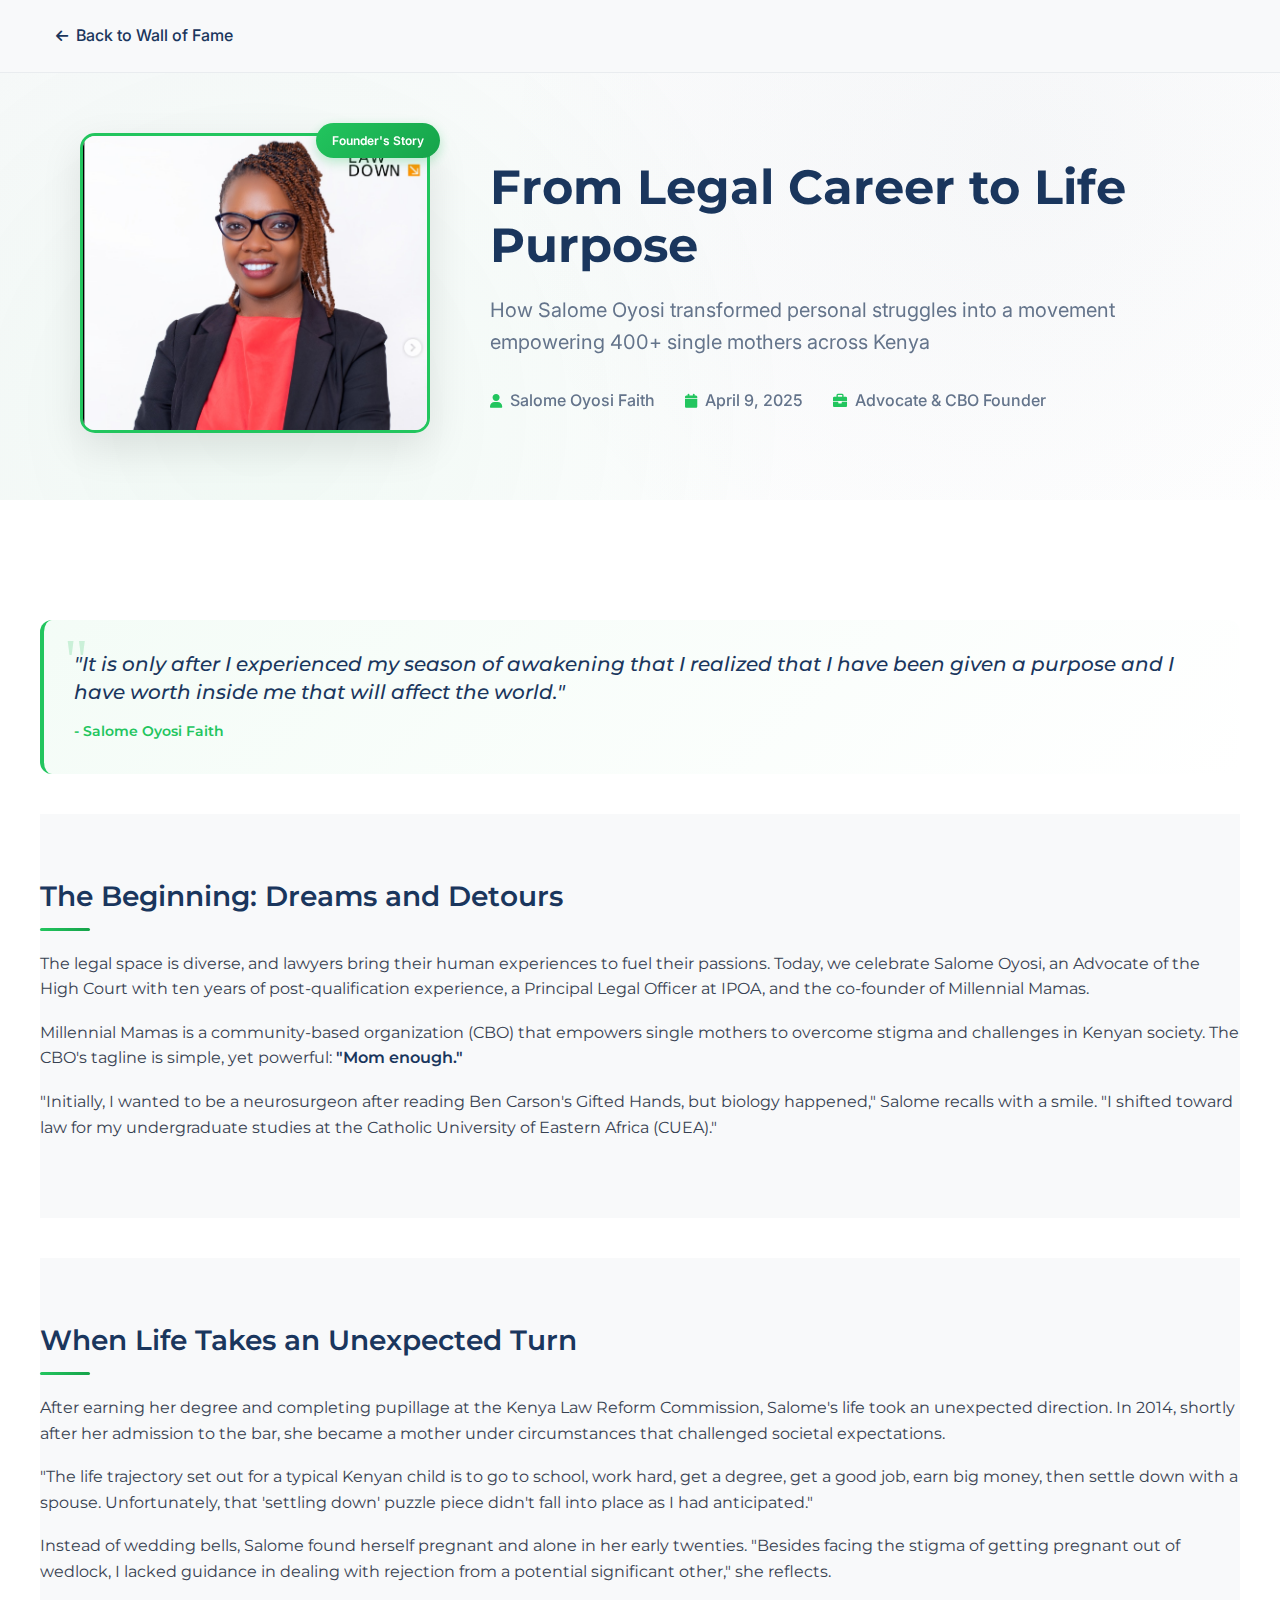
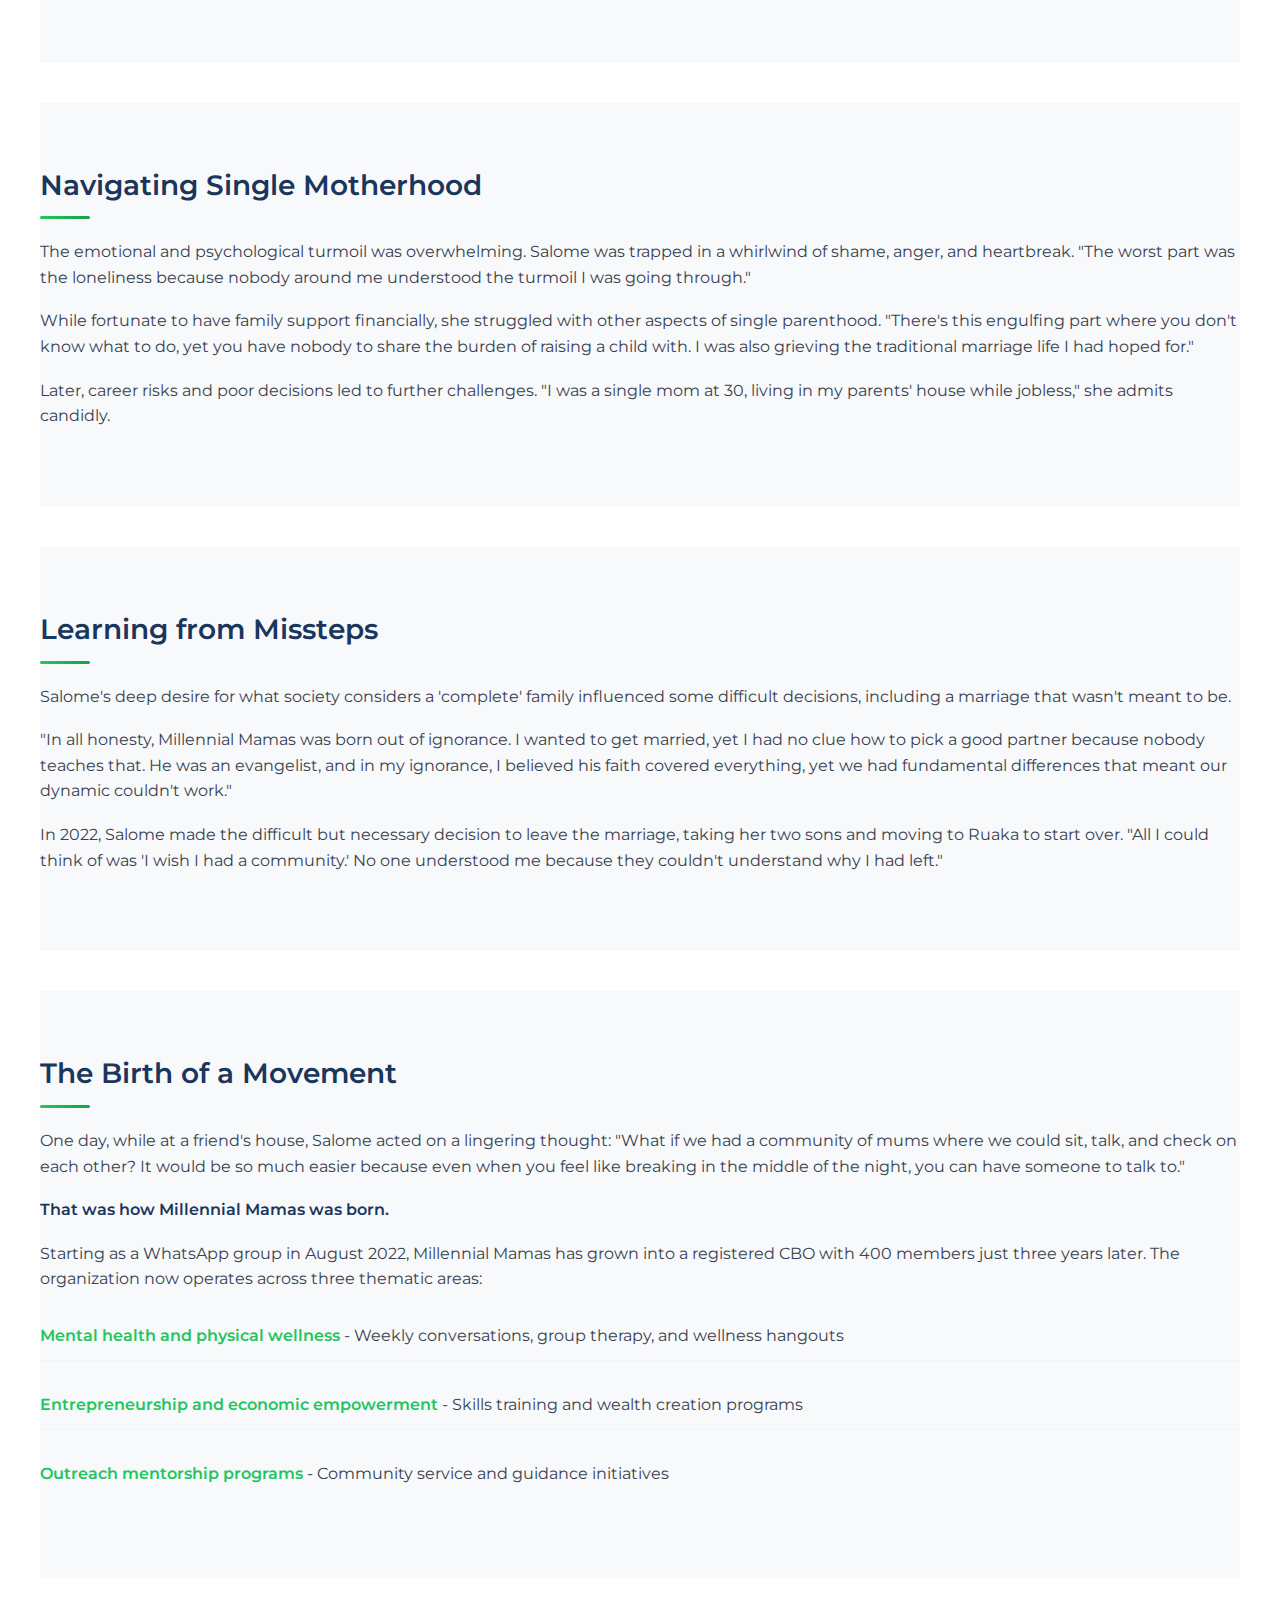
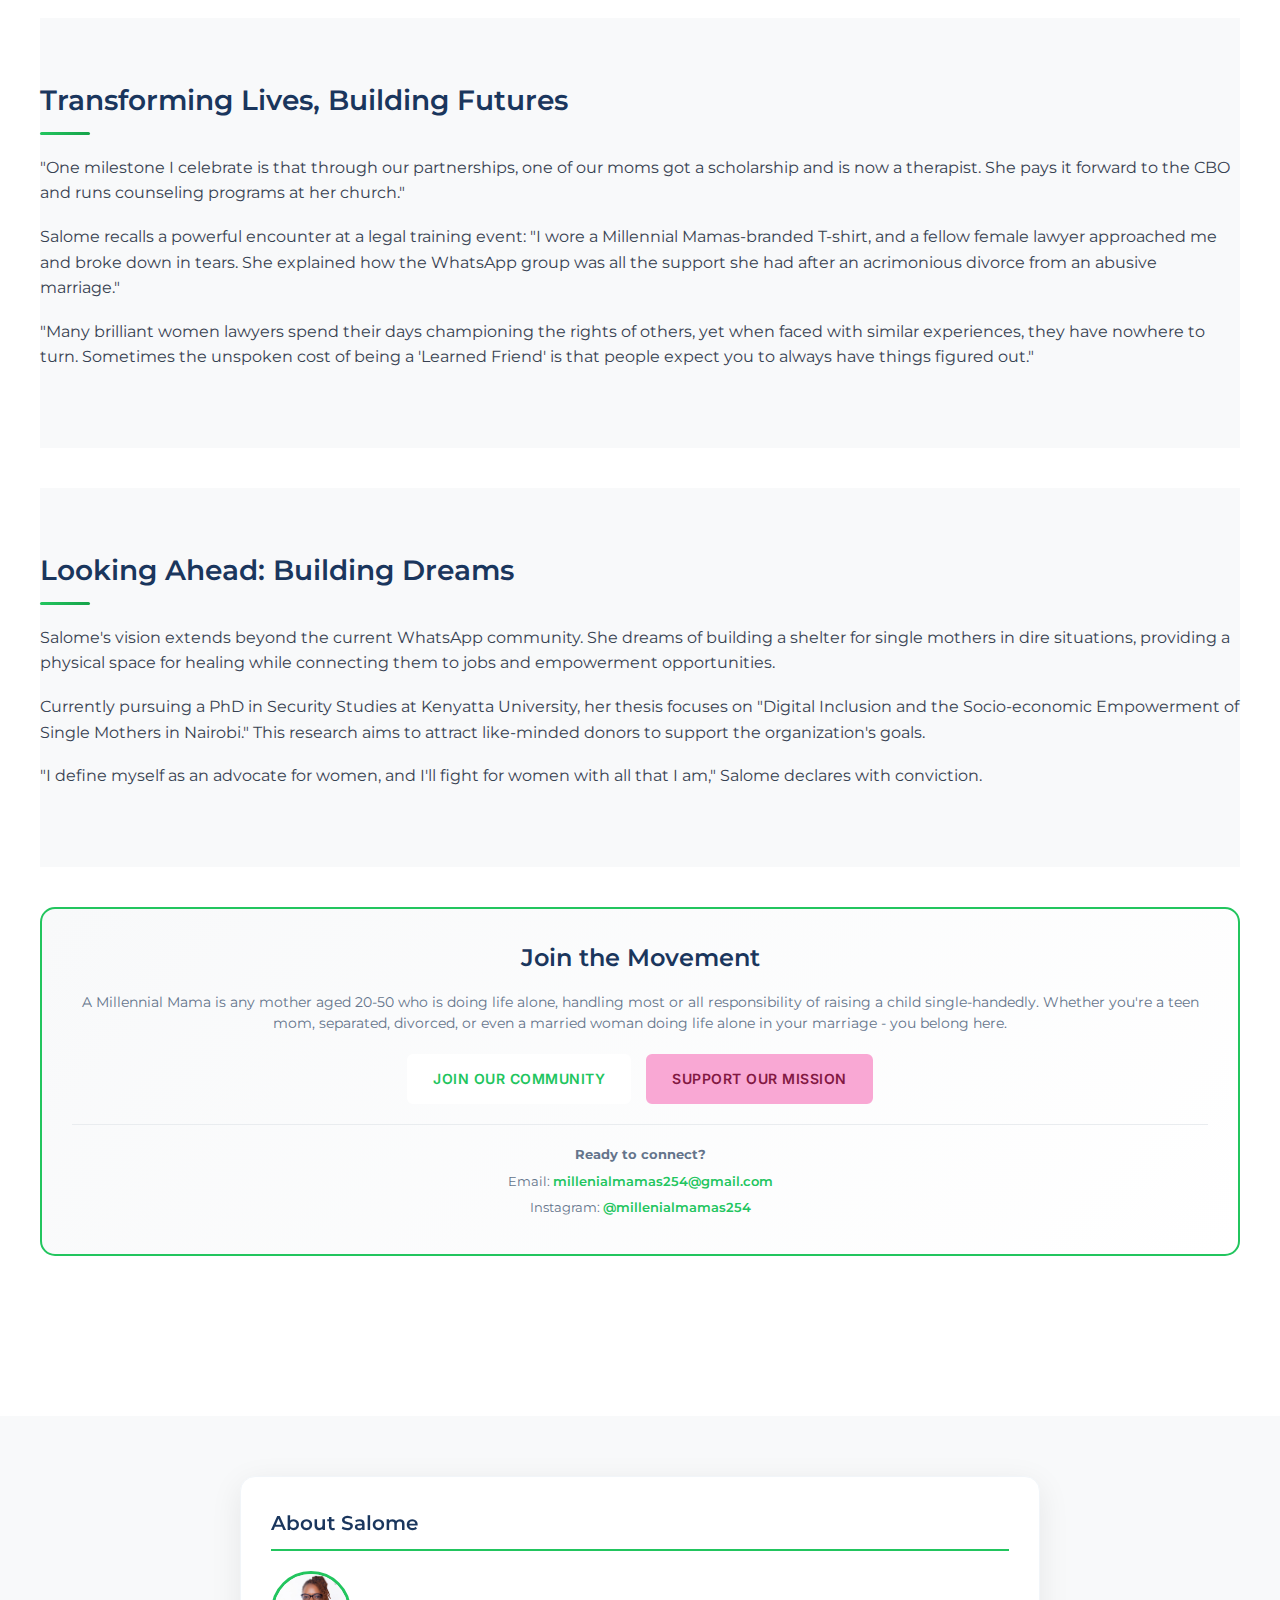
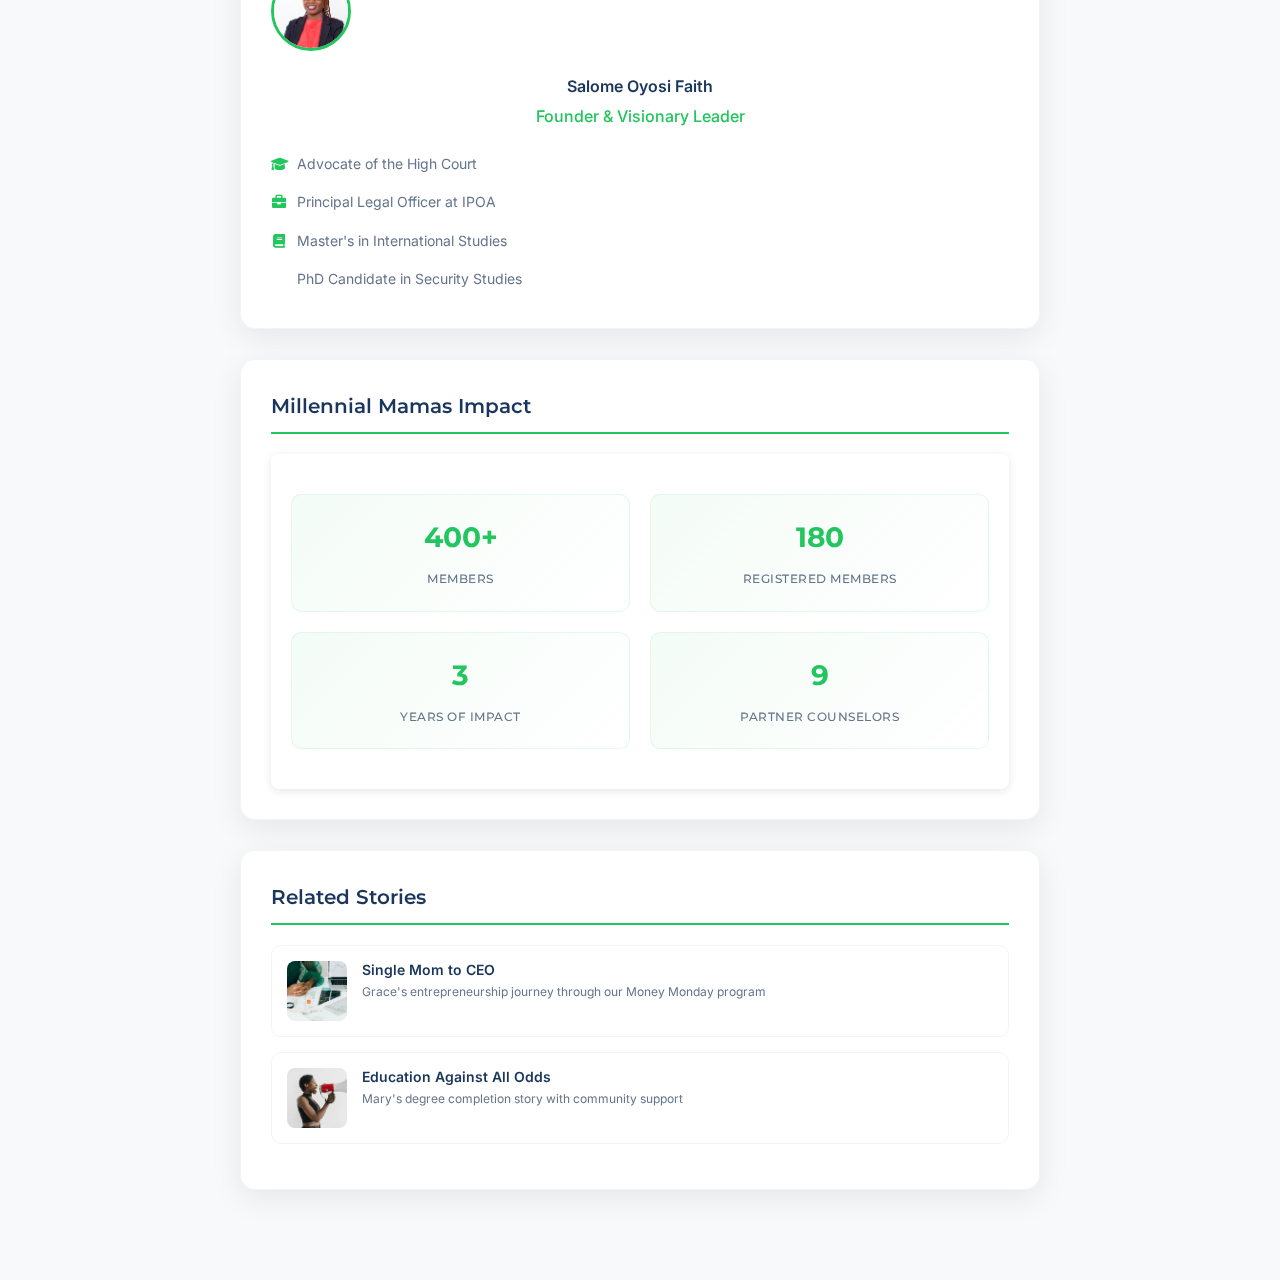
<file: salome-story.html>
<!DOCTYPE html>
<html lang="en">
<head>
    <meta charset="UTF-8">
    <meta name="viewport" content="width=device-width, initial-scale=1.0">
    <title>Salome Oyosi's Story - From Legal Career to Life Purpose | Millennial Mamas</title>
    <link rel="stylesheet" href="styles.css">
    <link rel="stylesheet" href="story-page.css">
    <link href="https://cdnjs.cloudflare.com/ajax/libs/font-awesome/6.0.0/css/all.min.css" rel="stylesheet">
    <link href="https://fonts.googleapis.com/css2?family=Inter:wght@300;400;500;600;700&family=Montserrat:wght@300;400;500;600;700&display=swap" rel="stylesheet">
</head>
<body>
    <!-- Back Navigation -->
    <div class="story-nav">
        <div class="container">
            <a href="index.html#wall-of-fame" class="back-btn">
                <i class="fas fa-arrow-left"></i>
                Back to Wall of Fame
            </a>
        </div>
    </div>

    <!-- Story Hero Section -->
    <section class="story-hero">
        <div class="story-hero-bg"></div>
        <div class="container">
            <div class="story-hero-content">
                <div class="story-hero-image">
                    <img src="images/salome.png" alt="Salome Oyosi Faith - Founder of Millennial Mamas">
                    <div class="story-badge">
                        <span>Founder's Story</span>
                    </div>
                </div>
                <div class="story-hero-text">
                    <h1 class="story-title">From Legal Career to Life Purpose</h1>
                    <p class="story-subtitle">How Salome Oyosi transformed personal struggles into a movement empowering 400+ single mothers across Kenya</p>
                    <div class="story-meta">
                        <div class="story-author">
                            <i class="fas fa-user"></i>
                            <span>Salome Oyosi Faith</span>
                        </div>
                        <div class="story-date">
                            <i class="fas fa-calendar"></i>
                            <span>April 9, 2025</span>
                        </div>
                        <div class="story-role">
                            <i class="fas fa-briefcase"></i>
                            <span>Advocate & CBO Founder</span>
                        </div>
                    </div>
                </div>
            </div>
        </div>
    </section>

    <!-- Story Content -->
    <section class="story-content">
        <div class="container">
            <div class="story-article">
                <!-- Quote Highlight -->
                <div class="story-quote">
                    <blockquote>
                        "It is only after I experienced my season of awakening that I realized that I have been given a purpose and I have worth inside me that will affect the world."
                    </blockquote>
                    <cite>- Salome Oyosi Faith</cite>
                </div>

                <!-- Introduction -->
                <div class="story-section">
                    <h2>The Beginning: Dreams and Detours</h2>
                    <p>The legal space is diverse, and lawyers bring their human experiences to fuel their passions. Today, we celebrate Salome Oyosi, an Advocate of the High Court with ten years of post-qualification experience, a Principal Legal Officer at IPOA, and the co-founder of Millennial Mamas.</p>
                    
                    <p>Millennial Mamas is a community-based organization (CBO) that empowers single mothers to overcome stigma and challenges in Kenyan society. The CBO's tagline is simple, yet powerful: <strong>"Mom enough."</strong></p>

                    <p>"Initially, I wanted to be a neurosurgeon after reading Ben Carson's Gifted Hands, but biology happened," Salome recalls with a smile. "I shifted toward law for my undergraduate studies at the Catholic University of Eastern Africa (CUEA)."</p>
                </div>

                <!-- The Turning Point -->
                <div class="story-section">
                    <h2>When Life Takes an Unexpected Turn</h2>
                    <p>After earning her degree and completing pupillage at the Kenya Law Reform Commission, Salome's life took an unexpected direction. In 2014, shortly after her admission to the bar, she became a mother under circumstances that challenged societal expectations.</p>

                    <p>"The life trajectory set out for a typical Kenyan child is to go to school, work hard, get a degree, get a good job, earn big money, then settle down with a spouse. Unfortunately, that 'settling down' puzzle piece didn't fall into place as I had anticipated."</p>

                    <p>Instead of wedding bells, Salome found herself pregnant and alone in her early twenties. "Besides facing the stigma of getting pregnant out of wedlock, I lacked guidance in dealing with rejection from a potential significant other," she reflects.</p>
                </div>

                <!-- The Struggles -->
                <div class="story-section">
                    <h2>Navigating Single Motherhood</h2>
                    <p>The emotional and psychological turmoil was overwhelming. Salome was trapped in a whirlwind of shame, anger, and heartbreak. "The worst part was the loneliness because nobody around me understood the turmoil I was going through."</p>

                    <p>While fortunate to have family support financially, she struggled with other aspects of single parenthood. "There's this engulfing part where you don't know what to do, yet you have nobody to share the burden of raising a child with. I was also grieving the traditional marriage life I had hoped for."</p>

                    <p>Later, career risks and poor decisions led to further challenges. "I was a single mom at 30, living in my parents' house while jobless," she admits candidly.</p>
                </div>

                <!-- The Marriage Mistake -->
                <div class="story-section">
                    <h2>Learning from Missteps</h2>
                    <p>Salome's deep desire for what society considers a 'complete' family influenced some difficult decisions, including a marriage that wasn't meant to be.</p>

                    <p>"In all honesty, Millennial Mamas was born out of ignorance. I wanted to get married, yet I had no clue how to pick a good partner because nobody teaches that. He was an evangelist, and in my ignorance, I believed his faith covered everything, yet we had fundamental differences that meant our dynamic couldn't work."</p>

                    <p>In 2022, Salome made the difficult but necessary decision to leave the marriage, taking her two sons and moving to Ruaka to start over. "All I could think of was 'I wish I had a community.' No one understood me because they couldn't understand why I had left."</p>
                </div>

                <!-- Birth of Millennial Mamas -->
                <div class="story-section">
                    <h2>The Birth of a Movement</h2>
                    <p>One day, while at a friend's house, Salome acted on a lingering thought: "What if we had a community of mums where we could sit, talk, and check on each other? It would be so much easier because even when you feel like breaking in the middle of the night, you can have someone to talk to."</p>

                    <p><strong>That was how Millennial Mamas was born.</strong></p>

                    <p>Starting as a WhatsApp group in August 2022, Millennial Mamas has grown into a registered CBO with 400 members just three years later. The organization now operates across three thematic areas:</p>

                    <ul class="story-list">
                        <li><strong>Mental health and physical wellness</strong> - Weekly conversations, group therapy, and wellness hangouts</li>
                        <li><strong>Entrepreneurship and economic empowerment</strong> - Skills training and wealth creation programs</li>
                        <li><strong>Outreach mentorship programs</strong> - Community service and guidance initiatives</li>
                    </ul>
                </div>

                <!-- Impact Stories -->
                <div class="story-section">
                    <h2>Transforming Lives, Building Futures</h2>
                    <p>"One milestone I celebrate is that through our partnerships, one of our moms got a scholarship and is now a therapist. She pays it forward to the CBO and runs counseling programs at her church."</p>

                    <p>Salome recalls a powerful encounter at a legal training event: "I wore a Millennial Mamas-branded T-shirt, and a fellow female lawyer approached me and broke down in tears. She explained how the WhatsApp group was all the support she had after an acrimonious divorce from an abusive marriage."</p>

                    <p>"Many brilliant women lawyers spend their days championing the rights of others, yet when faced with similar experiences, they have nowhere to turn. Sometimes the unspoken cost of being a 'Learned Friend' is that people expect you to always have things figured out."</p>
                </div>

                <!-- The Vision Forward -->
                <div class="story-section">
                    <h2>Looking Ahead: Building Dreams</h2>
                    <p>Salome's vision extends beyond the current WhatsApp community. She dreams of building a shelter for single mothers in dire situations, providing a physical space for healing while connecting them to jobs and empowerment opportunities.</p>

                    <p>Currently pursuing a PhD in Security Studies at Kenyatta University, her thesis focuses on "Digital Inclusion and the Socio-economic Empowerment of Single Mothers in Nairobi." This research aims to attract like-minded donors to support the organization's goals.</p>

                    <p>"I define myself as an advocate for women, and I'll fight for women with all that I am," Salome declares with conviction.</p>
                </div>

                <!-- Call to Action -->
                <div class="story-cta">
                    <h2>Join the Movement</h2>
                    <p>A Millennial Mama is any mother aged 20-50 who is doing life alone, handling most or all responsibility of raising a child single-handedly. Whether you're a teen mom, separated, divorced, or even a married woman doing life alone in your marriage - you belong here.</p>

                    <div class="cta-buttons">
                        <a href="membership-form.html" class="btn btn-primary">Join Our Community</a>
                        <a href="contact-form.html" class="btn btn-secondary">Support Our Mission</a>
                    </div>

                    <div class="contact-info">
                        <p><strong>Ready to connect?</strong></p>
                        <p>Email: <a href="mailto:millenialmamas254@gmail.com">millenialmamas254@gmail.com</a></p>
                        <p>Instagram: <a href="#" target="_blank">@millenialmamas254</a></p>
                    </div>
                </div>
            </div>
        </div>
    </section>

    <!-- Sidebar Section -->
    <section class="story-sidebar-section">
        <div class="container">
            <!-- Sidebar -->
            <div class="story-sidebar">
                <div class="sidebar-card">
                    <h3>About Salome</h3>
                    <div class="founder-details">
                        <img src="images/salome.png" alt="Salome Oyosi Faith">
                        <div class="founder-info">
                            <h4>Salome Oyosi Faith</h4>
                            <p class="founder-title">Founder & Visionary Leader</p>
                            <ul class="founder-credentials">
                                <li><i class="fas fa-graduation-cap"></i> Advocate of the High Court</li>
                                <li><i class="fas fa-briefcase"></i> Principal Legal Officer at IPOA</li>
                                <li><i class="fas fa-book"></i> Master's in International Studies</li>
                                <li><i class="fas fa-research"></i> PhD Candidate in Security Studies</li>
                            </ul>
                        </div>
                    </div>
                </div>

                <div class="sidebar-card">
                    <h3>Millennial Mamas Impact</h3>
                    <div class="impact-stats">
                        <div class="stat">
                            <span class="number">400+</span>
                            <span class="label">Members</span>
                        </div>
                        <div class="stat">
                            <span class="number">180</span>
                            <span class="label">Registered Members</span>
                        </div>
                        <div class="stat">
                            <span class="number">3</span>
                            <span class="label">Years of Impact</span>
                        </div>
                        <div class="stat">
                            <span class="number">9</span>
                            <span class="label">Partner Counselors</span>
                        </div>
                    </div>
                </div>

                <div class="sidebar-card">
                    <h3>Related Stories</h3>
                    <div class="related-stories">
                        <a href="#" class="related-story">
                            <img src="images/money.jpg" alt="Grace's Business Success">
                            <div class="related-content">
                                <h4>Single Mom to CEO</h4>
                                <p>Grace's entrepreneurship journey through our Money Monday program</p>
                            </div>
                        </a>
                        <a href="#" class="related-story">
                            <img src="images/community.jpg" alt="Mary's Education Journey">
                            <div class="related-content">
                                <h4>Education Against All Odds</h4>
                                <p>Mary's degree completion story with community support</p>
                            </div>
                        </a>
                    </div>
                </div>
            </div>
        </div>
    </section>



    <script src="script.js"></script>
</body>
</html>
</file>
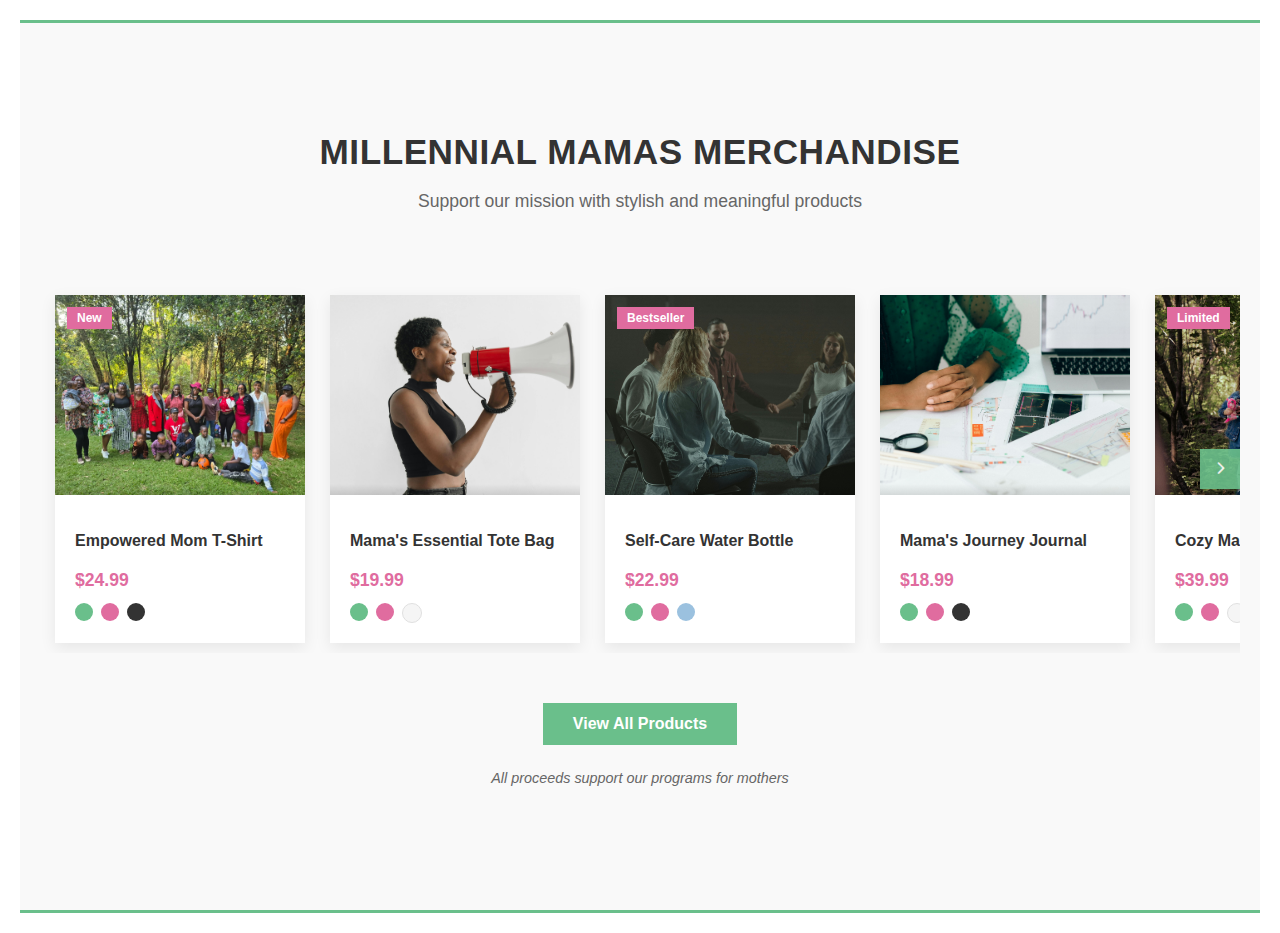
<file: test-merchandise.html>
<!DOCTYPE html>
<html lang="en">
<head>
    <meta charset="UTF-8">
    <meta name="viewport" content="width=device-width, initial-scale=1.0">
    <title>Test Merchandise Section</title>
    <link rel="stylesheet" href="merchandise.css">
    <link href="https://cdnjs.cloudflare.com/ajax/libs/font-awesome/6.0.0/css/all.min.css" rel="stylesheet">
    <style>
        body {
            margin: 0;
            padding: 20px;
            font-family: Arial, sans-serif;
        }
        .container {
            max-width: 1200px;
            margin: 0 auto;
        }
    </style>
</head>
<body>
    <!-- Merchandise Section -->
    <section class="merchandise-section" id="shop">
        <div class="container">
            <div class="section-header text-center">
                <h2 class="section-title">Millennial Mamas Merchandise</h2>
                <p class="section-subtitle">Support our mission with stylish and meaningful products</p>
            </div>
            
            <div class="merchandise-container">
                <div class="merchandise-wrapper">
                    <!-- Product Cards -->
                    <div class="merchandise-slider">
                        <!-- Product 1 -->
                        <div class="product-card">
                            <div class="product-badge">New</div>
                            <div class="product-image">
                                <img src="images/mamas.avif" alt="Empowered Mom T-Shirt">
                                <div class="product-actions">
                                    <button class="btn-quick-view">Quick View</button>
                                    <button class="btn-buy-now">Buy Now</button>
                                </div>
                            </div>
                            <div class="product-info">
                                <h3 class="product-title">Empowered Mom T-Shirt</h3>
                                <p class="product-price">$24.99</p>
                                <div class="product-colors">
                                    <span class="color-dot color-green"></span>
                                    <span class="color-dot color-pink"></span>
                                    <span class="color-dot color-black"></span>
                                </div>
                            </div>
                        </div>
                        
                        <!-- Product 2 -->
                        <div class="product-card">
                            <div class="product-image">
                                <img src="images/community.jpg" alt="Mama's Essential Tote Bag">
                                <div class="product-actions">
                                    <button class="btn-quick-view">Quick View</button>
                                    <button class="btn-buy-now">Buy Now</button>
                                </div>
                            </div>
                            <div class="product-info">
                                <h3 class="product-title">Mama's Essential Tote Bag</h3>
                                <p class="product-price">$19.99</p>
                                <div class="product-colors">
                                    <span class="color-dot color-green"></span>
                                    <span class="color-dot color-pink"></span>
                                    <span class="color-dot color-white"></span>
                                </div>
                            </div>
                        </div>
                        
                        <!-- Product 3 -->
                        <div class="product-card">
                            <div class="product-badge">Bestseller</div>
                            <div class="product-image">
                                <img src="images/mental health.jpg" alt="Self-Care Water Bottle">
                                <div class="product-actions">
                                    <button class="btn-quick-view">Quick View</button>
                                    <button class="btn-buy-now">Buy Now</button>
                                </div>
                            </div>
                            <div class="product-info">
                                <h3 class="product-title">Self-Care Water Bottle</h3>
                                <p class="product-price">$22.99</p>
                                <div class="product-colors">
                                    <span class="color-dot color-green"></span>
                                    <span class="color-dot color-pink"></span>
                                    <span class="color-dot color-blue"></span>
                                </div>
                            </div>
                        </div>
                        
                        <!-- Product 4 -->
                        <div class="product-card">
                            <div class="product-image">
                                <img src="images/money.jpg" alt="Mama's Journey Journal">
                                <div class="product-actions">
                                    <button class="btn-quick-view">Quick View</button>
                                    <button class="btn-buy-now">Buy Now</button>
                                </div>
                            </div>
                            <div class="product-info">
                                <h3 class="product-title">Mama's Journey Journal</h3>
                                <p class="product-price">$18.99</p>
                                <div class="product-colors">
                                    <span class="color-dot color-green"></span>
                                    <span class="color-dot color-pink"></span>
                                    <span class="color-dot color-black"></span>
                                </div>
                            </div>
                        </div>
                        
                        <!-- Product 5 -->
                        <div class="product-card">
                            <div class="product-badge">Limited</div>
                            <div class="product-image">
                                <img src="images/hangout.jpg" alt="Cozy Mama Hoodie">
                                <div class="product-actions">
                                    <button class="btn-quick-view">Quick View</button>
                                    <button class="btn-buy-now">Buy Now</button>
                                </div>
                            </div>
                            <div class="product-info">
                                <h3 class="product-title">Cozy Mama Hoodie</h3>
                                <p class="product-price">$39.99</p>
                                <div class="product-colors">
                                    <span class="color-dot color-green"></span>
                                    <span class="color-dot color-pink"></span>
                                    <span class="color-dot color-white"></span>
                                </div>
                            </div>
                        </div>
                    </div>
                    
                    <!-- Navigation Buttons -->
                    <button class="slider-nav slider-prev" aria-label="Previous product">
                        <i class="fas fa-chevron-left"></i>
                    </button>
                    <button class="slider-nav slider-next" aria-label="Next product">
                        <i class="fas fa-chevron-right"></i>
                    </button>
                </div>
                
                <div class="merchandise-footer">
                    <a href="#" class="btn btn-primary">View All Products</a>
                    <p class="merchandise-note">All proceeds support our programs for mothers</p>
                </div>
            </div>
        </div>
    </section>

    <script>
        // Merchandise Slider Navigation
        function initMerchandiseSlider() {
            const merchandiseSlider = document.querySelector('.merchandise-slider');
            const prevButton = document.querySelector('.slider-prev');
            const nextButton = document.querySelector('.slider-next');
            
            if (merchandiseSlider && prevButton && nextButton) {
                const cardWidth = 275; // Card width + gap
                
                // Function to update button visibility
                function updateButtonVisibility() {
                    const scrollLeft = merchandiseSlider.scrollLeft;
                    const scrollWidth = merchandiseSlider.scrollWidth;
                    const clientWidth = merchandiseSlider.clientWidth;
                    
                    // Check if content overflows (needs scrolling)
                    const hasOverflow = scrollWidth > clientWidth;
                    
                    if (!hasOverflow) {
                        // Hide both buttons if no overflow
                        prevButton.style.display = 'none';
                        nextButton.style.display = 'none';
                        return;
                    }
                    
                    // Show/hide previous button
                    if (scrollLeft <= 5) { // Small threshold to account for rounding
                        prevButton.style.display = 'none';
                    } else {
                        prevButton.style.display = 'flex';
                    }
                    
                    // Show/hide next button
                    if (scrollLeft >= scrollWidth - clientWidth - 5) { // Small threshold
                        nextButton.style.display = 'none';
                    } else {
                        nextButton.style.display = 'flex';
                    }
                }
                
                // Initial button visibility check
                setTimeout(updateButtonVisibility, 100); // Small delay to ensure layout is complete
                
                // Update button visibility on scroll
                merchandiseSlider.addEventListener('scroll', updateButtonVisibility);
                
                // Update button visibility on window resize
                window.addEventListener('resize', () => {
                    setTimeout(updateButtonVisibility, 100);
                });
                
                // Smooth scrolling with button updates
                prevButton.addEventListener('click', function() {
                    merchandiseSlider.scrollBy({
                        left: -cardWidth,
                        behavior: 'smooth'
                    });
                    // Update buttons after scroll animation
                    setTimeout(updateButtonVisibility, 300);
                });
                
                nextButton.addEventListener('click', function() {
                    merchandiseSlider.scrollBy({
                        left: cardWidth,
                        behavior: 'smooth'
                    });
                    // Update buttons after scroll animation
                    setTimeout(updateButtonVisibility, 300);
                });
            }
        }

        // Initialize when DOM is ready
        document.addEventListener('DOMContentLoaded', function() {
            initMerchandiseSlider();
        });
    </script>
</body>
</html>
</file>
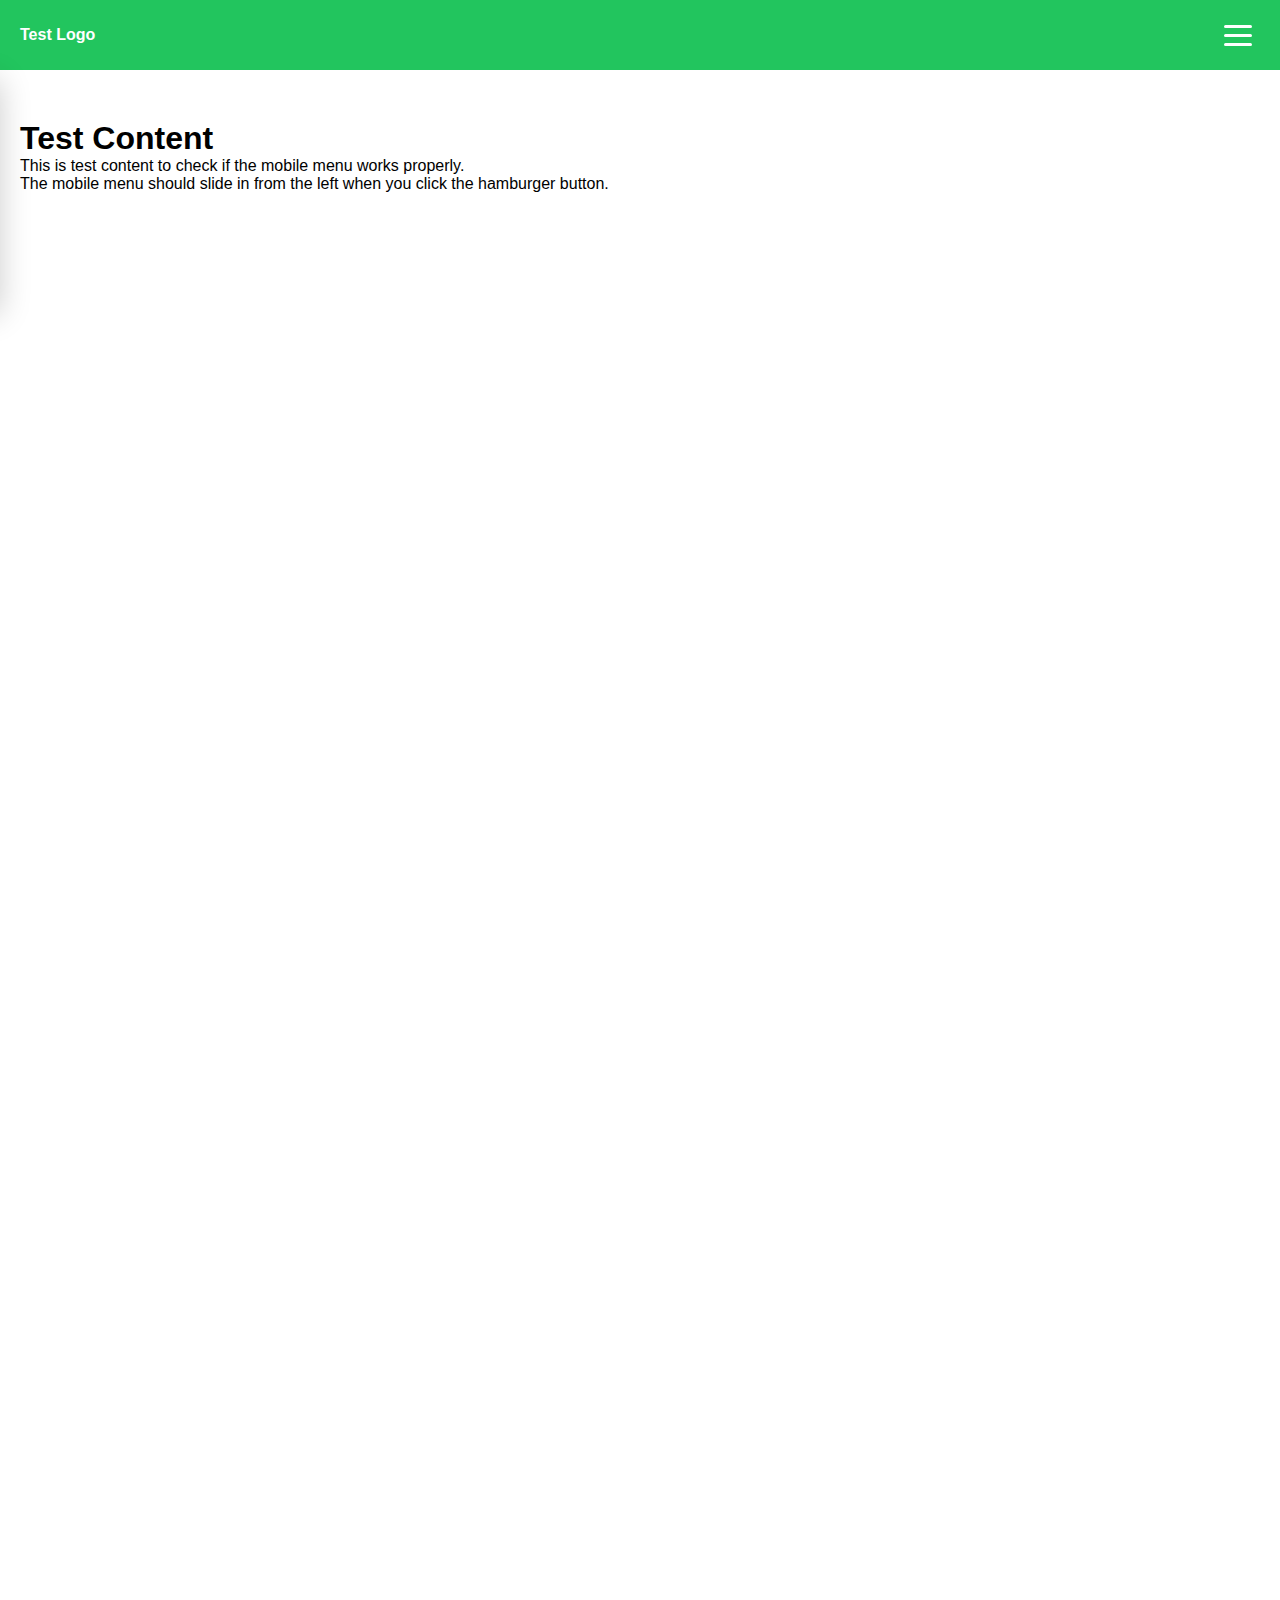
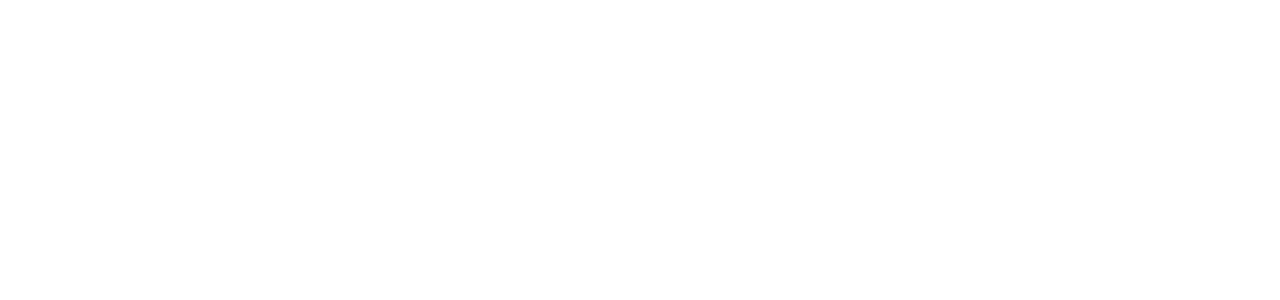
<file: test-mobile-menu.html>
<!DOCTYPE html>
<html lang="en">
<head>
    <meta charset="UTF-8">
    <meta name="viewport" content="width=device-width, initial-scale=1.0">
    <title>Mobile Menu Test</title>
    <style>
        * {
            margin: 0;
            padding: 0;
            box-sizing: border-box;
        }

        body {
            font-family: Arial, sans-serif;
        }

        .navbar {
            background: #22c55e;
            padding: 0;
            position: fixed;
            top: 0;
            left: 0;
            right: 0;
            z-index: 1000;
        }

        .nav-content {
            display: flex;
            justify-content: space-between;
            align-items: center;
            height: 70px;
            padding: 0 20px;
        }

        .mobile-logo {
            color: white;
            font-weight: bold;
        }

        .mobile-toggle {
            display: flex;
            flex-direction: column;
            background: none;
            border: none;
            cursor: pointer;
            padding: 8px;
            border-radius: 6px;
            transition: all 0.3s ease;
        }

        .mobile-toggle:hover {
            background-color: rgba(255, 255, 255, 0.1);
        }

        .mobile-toggle span {
            width: 28px;
            height: 3px;
            background-color: white;
            margin: 3px 0;
            transition: all 0.3s ease;
            border-radius: 2px;
        }

        .nav-menu {
            position: fixed;
            top: 70px;
            left: 0;
            right: 0;
            background: linear-gradient(135deg, #22c55e, #16a34a);
            flex-direction: column;
            padding: 25px 20px;
            transform: translateX(-100%);
            transition: all 0.4s ease;
            box-shadow: 0 10px 30px rgba(0, 0, 0, 0.2);
            z-index: 1000;
            max-height: calc(100vh - 70px);
            overflow-y: auto;
        }

        .nav-menu.active {
            transform: translateX(0);
        }

        .nav-item {
            width: 100%;
            margin: 10px 0;
            padding: 15px;
            background: rgba(255, 255, 255, 0.1);
            border-radius: 8px;
        }

        .nav-link {
            color: white;
            text-decoration: none;
            font-weight: 500;
        }

        .content {
            margin-top: 100px;
            padding: 20px;
            height: 200vh;
        }
    </style>
</head>
<body>
    <nav class="navbar">
        <div class="nav-content">
            <div class="mobile-logo">Test Logo</div>
            <button class="mobile-toggle" id="mobileToggle">
                <span></span>
                <span></span>
                <span></span>
            </button>
        </div>
        
        <div class="nav-menu" id="navMenu">
            <div class="nav-item">
                <a href="#" class="nav-link">Menu Item 1</a>
            </div>
            <div class="nav-item">
                <a href="#" class="nav-link">Menu Item 2</a>
            </div>
            <div class="nav-item">
                <a href="#" class="nav-link">Menu Item 3</a>
            </div>
        </div>
    </nav>

    <div class="content">
        <h1>Test Content</h1>
        <p>This is test content to check if the mobile menu works properly.</p>
        <p>The mobile menu should slide in from the left when you click the hamburger button.</p>
    </div>

    <script>
        document.addEventListener('DOMContentLoaded', function() {
            console.log('DOM loaded, initializing mobile menu...');
            
            const mobileToggle = document.getElementById('mobileToggle');
            const navMenu = document.getElementById('navMenu');

            console.log('Mobile toggle element:', mobileToggle);
            console.log('Nav menu element:', navMenu);

            if (!mobileToggle || !navMenu) {
                console.error('Elements not found!');
                return;
            }

            mobileToggle.addEventListener('click', function(e) {
                console.log('Mobile toggle clicked!');
                e.preventDefault();
                e.stopPropagation();
                
                navMenu.classList.toggle('active');
                console.log('Nav menu active class:', navMenu.classList.contains('active'));
                
                // Animate hamburger menu
                const spans = mobileToggle.querySelectorAll('span');
                if (navMenu.classList.contains('active')) {
                    console.log('Menu opening...');
                    spans[0].style.transform = 'rotate(45deg) translate(5px, 5px)';
                    spans[1].style.opacity = '0';
                    spans[2].style.transform = 'rotate(-45deg) translate(7px, -6px)';
                } else {
                    console.log('Menu closing...');
                    spans[0].style.transform = 'none';
                    spans[1].style.opacity = '1';
                    spans[2].style.transform = 'none';
                }
            });

            // Close mobile menu when clicking outside
            document.addEventListener('click', function(e) {
                if (!navMenu.contains(e.target) && !mobileToggle.contains(e.target)) {
                    navMenu.classList.remove('active');
                    
                    // Reset hamburger menu
                    const spans = mobileToggle.querySelectorAll('span');
                    spans[0].style.transform = 'none';
                    spans[1].style.opacity = '1';
                    spans[2].style.transform = 'none';
                }
            });
        });
    </script>
</body>
</html>
</file>
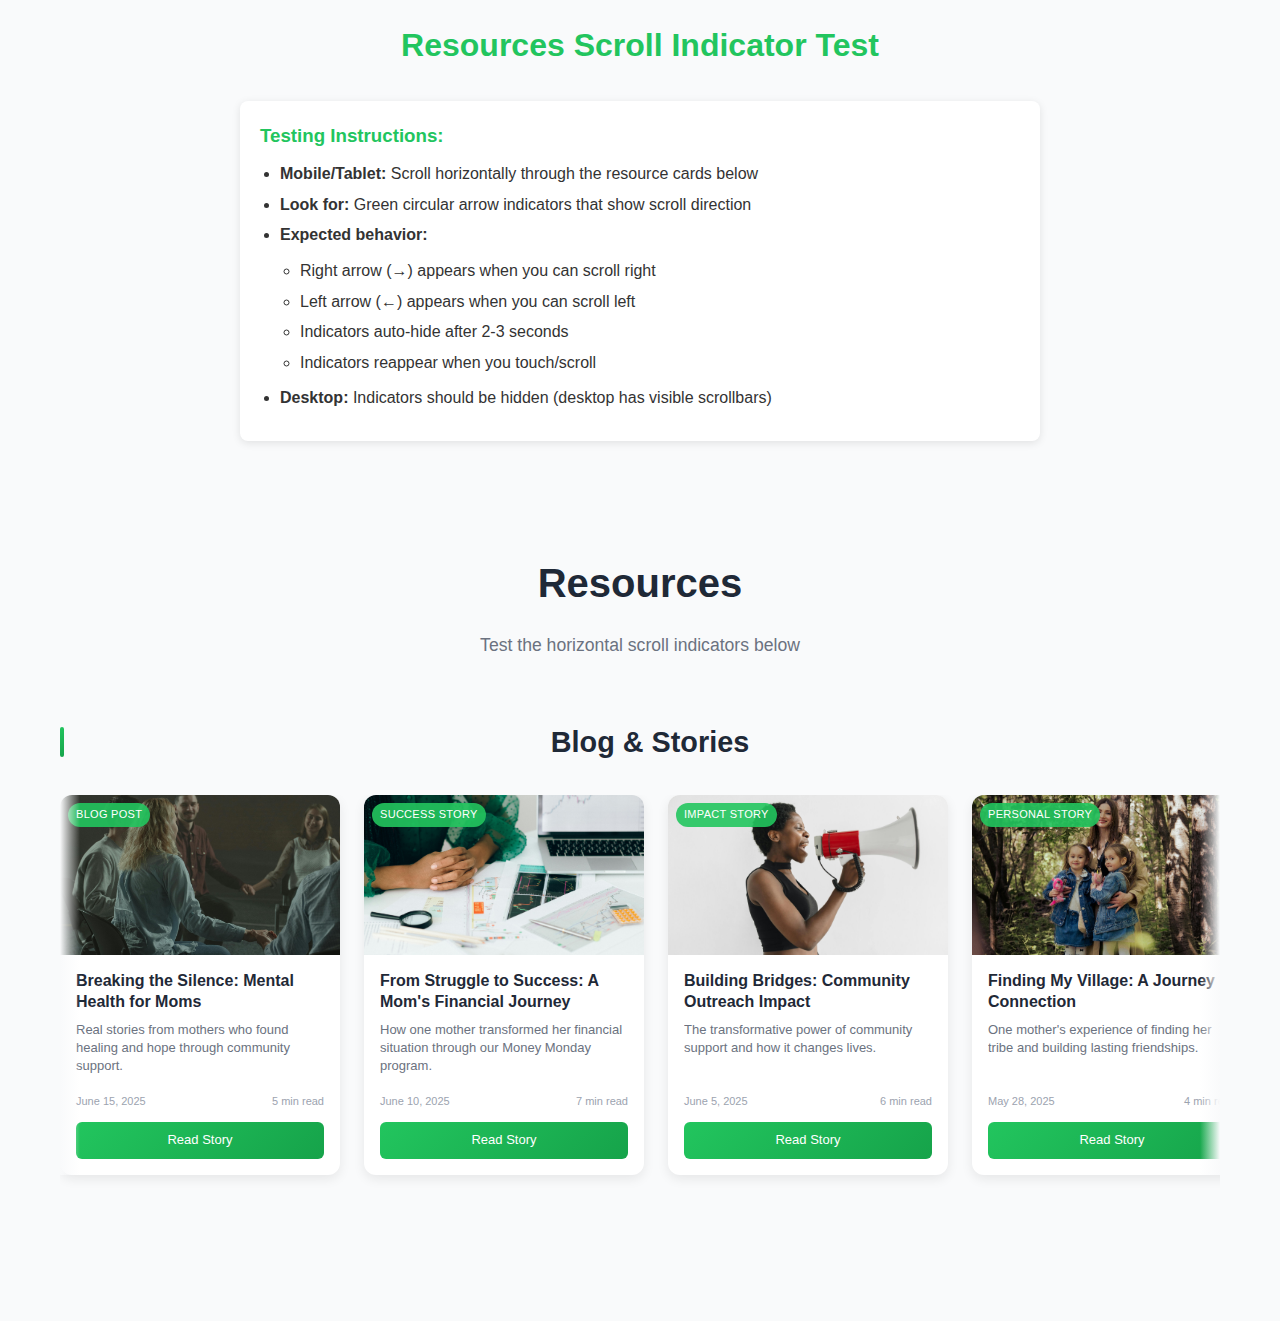
<file: test-resources-scroll.html>
<!DOCTYPE html>
<html lang="en">
<head>
    <meta charset="UTF-8">
    <meta name="viewport" content="width=device-width, initial-scale=1.0">
    <title>Resources Scroll Test</title>
    <link rel="stylesheet" href="styles.css">
    <link href="https://cdnjs.cloudflare.com/ajax/libs/font-awesome/6.0.0/css/all.min.css" rel="stylesheet">
    <style>
        body {
            font-family: Arial, sans-serif;
            margin: 0;
            padding: 20px;
            background-color: #f9fafb;
        }
        
        .test-container {
            max-width: 800px;
            margin: 0 auto;
        }
        
        .test-title {
            text-align: center;
            color: #22c55e;
            margin-bottom: 30px;
        }
        
        .test-instructions {
            background: white;
            padding: 20px;
            border-radius: 8px;
            margin-bottom: 30px;
            box-shadow: 0 2px 8px rgba(0,0,0,0.1);
        }
        
        .test-instructions h3 {
            color: #22c55e;
            margin-top: 0;
        }
        
        .test-instructions ul {
            margin: 10px 0;
            padding-left: 20px;
        }
        
        .test-instructions li {
            margin: 5px 0;
        }
        
        /* Copy resource section styles */
        .resources-section {
            background: #f9fafb;
            padding: 80px 0;
        }
        
        .container {
            max-width: 1200px;
            margin: 0 auto;
            padding: 0 20px;
        }
        
        .section-title {
            text-align: center;
            font-size: 2.5rem;
            font-weight: 700;
            color: #1f2937;
            margin-bottom: 16px;
        }
        
        .section-subtitle {
            text-align: center;
            font-size: 1.1rem;
            color: #6b7280;
            margin-bottom: 60px;
            max-width: 600px;
            margin-left: auto;
            margin-right: auto;
        }
        
        .resource-subsection {
            margin-bottom: 60px;
        }
        
        .resource-subsection-title {
            font-size: 1.8rem;
            font-weight: 600;
            color: #1f2937;
            margin-bottom: 30px;
            text-align: center;
        }
    </style>
</head>
<body>
    <div class="test-container">
        <h1 class="test-title">Resources Scroll Indicator Test</h1>
        
        <div class="test-instructions">
            <h3>Testing Instructions:</h3>
            <ul>
                <li><strong>Mobile/Tablet:</strong> Scroll horizontally through the resource cards below</li>
                <li><strong>Look for:</strong> Green circular arrow indicators that show scroll direction</li>
                <li><strong>Expected behavior:</strong> 
                    <ul>
                        <li>Right arrow (→) appears when you can scroll right</li>
                        <li>Left arrow (←) appears when you can scroll left</li>
                        <li>Indicators auto-hide after 2-3 seconds</li>
                        <li>Indicators reappear when you touch/scroll</li>
                    </ul>
                </li>
                <li><strong>Desktop:</strong> Indicators should be hidden (desktop has visible scrollbars)</li>
            </ul>
        </div>
    </div>

    <!-- Resources Section -->
    <section class="resources-section" id="resources">
        <div class="container">
            <div class="resources-header">
                <h2 class="section-title">Resources</h2>
                <p class="section-subtitle">Test the horizontal scroll indicators below</p>
            </div>
            
            <!-- Blog & Stories Subsection -->
            <div class="resource-subsection">
                <h3 class="resource-subsection-title">Blog & Stories</h3>
                <div class="resource-cards-container">
                    <!-- Dynamic Mobile Scroll Indicator -->
                    <div class="scroll-indicator">
                    </div>
                    
                    <div class="resource-cards" data-scroll-container="blogs">
                        <div class="resource-card">
                            <div class="resource-card-image">
                                <img src="images/mental health.jpg" alt="Mental Health Blog">
                                <div class="resource-overlay">
                                    <span class="resource-type">Blog Post</span>
                                </div>
                            </div>
                            <div class="resource-card-content">
                                <h4 class="resource-card-title">Breaking the Silence: Mental Health for Moms</h4>
                                <p class="resource-card-description">Real stories from mothers who found healing and hope through community support.</p>
                                <div class="resource-card-meta">
                                    <span class="resource-date">June 15, 2025</span>
                                    <span class="resource-read-time">5 min read</span>
                                </div>
                                <a href="#" class="resource-card-btn">Read Story</a>
                            </div>
                        </div>

                        <div class="resource-card">
                            <div class="resource-card-image">
                                <img src="images/money.jpg" alt="Financial Empowerment">
                                <div class="resource-overlay">
                                    <span class="resource-type">Success Story</span>
                                </div>
                            </div>
                            <div class="resource-card-content">
                                <h4 class="resource-card-title">From Struggle to Success: A Mom's Financial Journey</h4>
                                <p class="resource-card-description">How one mother transformed her financial situation through our Money Monday program.</p>
                                <div class="resource-card-meta">
                                    <span class="resource-date">June 10, 2025</span>
                                    <span class="resource-read-time">7 min read</span>
                                </div>
                                <a href="#" class="resource-card-btn">Read Story</a>
                            </div>
                        </div>

                        <div class="resource-card">
                            <div class="resource-card-image">
                                <img src="images/community.jpg" alt="Community Impact">
                                <div class="resource-overlay">
                                    <span class="resource-type">Impact Story</span>
                                </div>
                            </div>
                            <div class="resource-card-content">
                                <h4 class="resource-card-title">Building Bridges: Community Outreach Impact</h4>
                                <p class="resource-card-description">The transformative power of community support and how it changes lives.</p>
                                <div class="resource-card-meta">
                                    <span class="resource-date">June 5, 2025</span>
                                    <span class="resource-read-time">6 min read</span>
                                </div>
                                <a href="#" class="resource-card-btn">Read Story</a>
                            </div>
                        </div>

                        <div class="resource-card">
                            <div class="resource-card-image">
                                <img src="images/hangout.jpg" alt="Motherhood Journey">
                                <div class="resource-overlay">
                                    <span class="resource-type">Personal Story</span>
                                </div>
                            </div>
                            <div class="resource-card-content">
                                <h4 class="resource-card-title">Finding My Village: A Journey of Connection</h4>
                                <p class="resource-card-description">One mother's experience of finding her tribe and building lasting friendships.</p>
                                <div class="resource-card-meta">
                                    <span class="resource-date">May 28, 2025</span>
                                    <span class="resource-read-time">4 min read</span>
                                </div>
                                <a href="#" class="resource-card-btn">Read Story</a>
                            </div>
                        </div>

                        <div class="resource-card">
                            <div class="resource-card-image">
                                <img src="images/mental health.jpg" alt="Extra Card">
                                <div class="resource-overlay">
                                    <span class="resource-type">Test Card</span>
                                </div>
                            </div>
                            <div class="resource-card-content">
                                <h4 class="resource-card-title">Extra Card for Testing</h4>
                                <p class="resource-card-description">This extra card ensures horizontal scrolling is needed.</p>
                                <div class="resource-card-meta">
                                    <span class="resource-date">Test Date</span>
                                    <span class="resource-read-time">Test read</span>
                                </div>
                                <a href="#" class="resource-card-btn">Test Button</a>
                            </div>
                        </div>
                    </div>
                </div>
            </div>
        </div>
    </section>

    <script src="script.js"></script>
</body>
</html>
</file>
<file: about.css>
/* About Us Page Styles */
* {
    box-sizing: border-box;
}

body {
    background: #f8fafc;
    min-height: 100vh;
    margin: 0;
    font-family: 'Inter', sans-serif;
}

.about-page {
    max-width: 1100px;
    margin: 0 auto;
    padding: 15px;
    color: #374151;
}

/* Back Link */
.back-link {
    display: inline-flex;
    align-items: center;
    gap: 6px;
    margin-bottom: 20px;
    padding: 8px 16px;
    background: white;
    color: #22c55e;
    text-decoration: none;
    border-radius: 8px;
    font-weight: 500;
    box-shadow: 0 2px 4px rgba(34, 197, 94, 0.1);
    transition: all 0.3s ease;
    font-size: 14px;
}

.back-link:hover {
    transform: translateY(-1px);
    box-shadow: 0 4px 8px rgba(34, 197, 94, 0.2);
    color: #16a34a;
}

/* Hero Section */
.hero-section {
    background: linear-gradient(135deg, rgba(34, 197, 94, 0.8) 0%, rgba(236, 72, 153, 0.7) 50%, rgba(22, 163, 74, 0.8) 100%), url('images/NGO Single.jpg');
    background-size: cover;
    background-position: center;
    background-repeat: no-repeat;
    color: white;
    text-align: center;
    padding: 50px 30px;
    border-radius: 16px;
    margin-bottom: 25px;
    position: relative;
    overflow: hidden;
}

.hero-section::before {
    content: '';
    position: absolute;
    top: 0;
    left: 0;
    right: 0;
    bottom: 0;
    background: url('data:image/svg+xml,<svg xmlns="http://www.w3.org/2000/svg" viewBox="0 0 100 100"><defs><pattern id="grain" width="100" height="100" patternUnits="userSpaceOnUse"><circle cx="25" cy="25" r="1" fill="white" opacity="0.1"/><circle cx="75" cy="75" r="1" fill="white" opacity="0.1"/></pattern></defs><rect width="100" height="100" fill="url(%23grain)"/></svg>');
    pointer-events: none;
}

.hero-content {
    position: relative;
    z-index: 1;
}

.hero-title {
    font-family: 'Montserrat', sans-serif;
    font-size: 42px;
    font-weight: 700;
    margin-bottom: 15px;
    text-shadow: 0 2px 4px rgba(0, 0, 0, 0.3);
}

.hero-subtitle {
    font-size: 18px;
    opacity: 0.9;
    font-weight: 300;
    max-width: 500px;
    margin: 0 auto;
}

/* Stats Section */
.stats-section {
    margin: 25px 0;
}

.stats-grid {
    display: grid;
    grid-template-columns: repeat(auto-fit, minmax(200px, 1fr));
    gap: 15px;
}

.stat-card {
    background: white;
    padding: 20px 15px;
    border-radius: 12px;
    text-align: center;
    box-shadow: 0 4px 12px rgba(34, 197, 94, 0.1);
    border: 1px solid rgba(34, 197, 94, 0.1);
    transition: all 0.3s ease;
    position: relative;
    overflow: hidden;
}

.stat-card::before {
    content: '';
    position: absolute;
    top: 0;
    left: 0;
    right: 0;
    height: 3px;
    background: linear-gradient(90deg, #22c55e, #ec4899);
}

.stat-card:hover {
    transform: translateY(-3px);
    box-shadow: 0 8px 20px rgba(34, 197, 94, 0.2);
}

.stat-number {
    font-size: 24px;
    font-weight: 700;
    color: #22c55e;
    display: block;
    margin-bottom: 6px;
    font-family: 'Montserrat', sans-serif;
}

.stat-label {
    font-size: 14px;
    color: #6b7280;
    font-weight: 500;
}

/* Content Grid */
.content-grid {
    display: grid;
    gap: 20px;
    margin: 25px 0;
}

.content-card {
    background: white;
    padding: 25px 20px;
    border-radius: 16px;
    box-shadow: 0 4px 12px rgba(34, 197, 94, 0.1);
    border: 1px solid rgba(34, 197, 94, 0.1);
    transition: all 0.3s ease;
}

.content-card:hover {
    transform: translateY(-2px);
    box-shadow: 0 8px 20px rgba(34, 197, 94, 0.15);
}

.content-card:nth-child(even) {
    box-shadow: 0 4px 12px rgba(236, 72, 153, 0.1);
    border: 1px solid rgba(236, 72, 153, 0.1);
}

.content-card:nth-child(even):hover {
    box-shadow: 0 8px 20px rgba(236, 72, 153, 0.15);
}

.card-icon {
    width: 45px;
    height: 45px;
    background: linear-gradient(135deg, #22c55e, #16a34a);
    border-radius: 12px;
    display: flex;
    align-items: center;
    justify-content: center;
    font-size: 20px;
    color: white;
    margin-bottom: 15px;
}

.content-card:nth-child(even) .card-icon {
    background: linear-gradient(135deg, #ec4899, #be185d);
}

.card-title {
    font-family: 'Montserrat', sans-serif;
    font-size: 22px;
    font-weight: 600;
    color: #1f2937;
    margin-bottom: 12px;
}

.card-content {
    font-size: 15px;
    line-height: 1.6;
    color: #4b5563;
}

.card-content p {
    margin-bottom: 12px;
}

.highlight-quote {
    background: linear-gradient(135deg, #f0fdf4, #dcfce7);
    border-left: 4px solid #22c55e;
    padding: 16px;
    margin: 15px 0;
    border-radius: 8px;
    font-style: italic;
    font-size: 14px;
    color: #166534;
    position: relative;
}

.highlight-quote::before {
    content: '"';
    font-size: 24px;
    color: #22c55e;
    position: absolute;
    top: 5px;
    left: 10px;
    font-family: serif;
}

.content-card:nth-child(even) .highlight-quote {
    background: linear-gradient(135deg, #fdf2f8, #fce7f3);
    border-left: 4px solid #ec4899;
    color: #be185d;
}

.content-card:nth-child(even) .highlight-quote::before {
    color: #ec4899;
}

/* Story Section */
.story-section {
    margin: 25px 0;
}

/* Values Section */
.values-section {
    background: white;
    padding: 30px 25px;
    border-radius: 16px;
    margin: 25px 0;
    box-shadow: 0 4px 12px rgba(34, 197, 94, 0.1);
}

.values-title {
    font-family: 'Montserrat', sans-serif;
    font-size: 24px;
    font-weight: 600;
    color: #1f2937;
    text-align: center;
    margin-bottom: 25px;
}

.values-grid {
    display: grid;
    grid-template-columns: repeat(auto-fit, minmax(140px, 1fr));
    gap: 15px;
}

.value-card {
    text-align: center;
    padding: 15px 10px;
    background: linear-gradient(135deg, #f0fdf4, #dcfce7);
    border-radius: 12px;
    border: 2px solid transparent;
    transition: all 0.3s ease;
}

.value-card:nth-child(even) {
    background: linear-gradient(135deg, #fdf2f8, #fce7f3);
}

.value-card:hover {
    border-color: #22c55e;
    transform: translateY(-2px);
    background: linear-gradient(135deg, #f0fdf4, #bbf7d0);
}

.value-card:nth-child(even):hover {
    border-color: #ec4899;
    background: linear-gradient(135deg, #fdf2f8, #fbcfe8);
}

.value-emoji {
    font-size: 24px;
    margin-bottom: 8px;
    display: block;
}

.value-name {
    font-weight: 600;
    color: #374151;
    font-size: 14px;
}

/* Pillars Section */
.pillars-section {
    padding: 50px 15px;
    background: linear-gradient(135deg, #f9fafb 0%, #f3f4f6 100%);
    margin: 40px 0;
    border-radius: 16px;
}

.pillars-section .section-header {
    text-align: center;
    margin-bottom: 40px;
    padding: 0 10px;
}

.pillars-title {
    font-family: 'Montserrat', sans-serif;
    font-size: 30px;
    font-weight: 700;
    color: #1f2937;
    margin-bottom: 16px;
}

.pillars-subtitle {
    font-size: 17px;
    color: #6b7280;
    max-width: 700px;
    margin: 0 auto;
    line-height: 1.7;
}

.pillars-container {
    display: flex;
    flex-direction: column;
    gap: 25px;
    margin: 0;
    max-width: none;
    width: 100%;
}

.pillar-card {
    background: white;
    border-radius: 16px;
    overflow: hidden;
    box-shadow: 0 6px 20px rgba(0, 0, 0, 0.08);
    border: 1px solid rgba(34, 197, 94, 0.1);
    transition: all 0.3s ease;
    position: relative;
    margin: 0 5px;
}

.pillar-card:hover {
    transform: translateY(-6px);
    box-shadow: 0 12px 30px rgba(0, 0, 0, 0.12);
}

.pillar-card:nth-child(2) {
    border: 1px solid rgba(236, 72, 153, 0.1);
}

.pillar-card:nth-child(3) {
    border: 1px solid rgba(59, 130, 246, 0.1);
}

.pillar-header {
    background: linear-gradient(135deg, #22c55e, #16a34a);
    color: white;
    padding: 25px 30px;
    position: relative;
    overflow: hidden;
    min-height: 80px;
    display: flex;
    flex-direction: column;
    justify-content: center;
}

.pillar-header::before {
    content: '';
    position: absolute;
    top: -30%;
    right: -15px;
    width: 80px;
    height: 80px;
    background: rgba(255, 255, 255, 0.1);
    border-radius: 50%;
    transform: rotate(45deg);
}

.pillar-card:nth-child(2) .pillar-header {
    background: linear-gradient(135deg, #ec4899, #be185d);
}

.pillar-card:nth-child(3) .pillar-header {
    background: linear-gradient(135deg, #3b82f6, #1d4ed8);
}

.pillar-number {
    position: absolute;
    top: 20px;
    right: 30px;
    font-size: 36px;
    font-weight: 800;
    opacity: 0.2;
    font-family: 'Montserrat', sans-serif;
}

.pillar-title {
    font-family: 'Montserrat', sans-serif;
    font-size: 22px;
    font-weight: 700;
    margin-bottom: 8px;
    position: relative;
    z-index: 2;
}

.pillar-subtitle {
    font-size: 15px;
    opacity: 0.9;
    font-weight: 400;
    position: relative;
    z-index: 2;
    margin: 0;
}

.pillar-content {
    padding: 30px;
}

.pillar-content p {
    margin-bottom: 25px;
    font-size: 16px;
    line-height: 1.7;
    color: #4b5563;
}

.pillar-list {
    list-style: none;
    padding: 0;
    margin: 0;
    display: grid;
    grid-template-columns: repeat(auto-fit, minmax(280px, 1fr));
    gap: 15px;
}

.pillar-list li {
    padding: 12px 0;
    padding-left: 30px;
    position: relative;
    font-size: 15px;
    line-height: 1.6;
    color: #374151;
    transition: color 0.3s ease;
}

.pillar-list li:hover {
    color: #1f2937;
}

.pillar-list li:before {
    content: "✓";
    color: #22c55e;
    font-weight: bold;
    position: absolute;
    left: 0;
    top: 12px;
    width: 18px;
    height: 18px;
    border-radius: 50%;
    background: rgba(34, 197, 94, 0.1);
    display: flex;
    align-items: center;
    justify-content: center;
    font-size: 11px;
    transition: all 0.3s ease;
}

.pillar-card:nth-child(2) .pillar-list li:before {
    color: #ec4899;
    background: rgba(236, 72, 153, 0.1);
}

.pillar-card:nth-child(3) .pillar-list li:before {
    color: #3b82f6;
    background: rgba(59, 130, 246, 0.1);
}

.pillar-list li:hover:before {
    transform: scale(1.1);
}

/* Responsive Design for Pillars */
@media (max-width: 1024px) {
    .pillars-section {
        padding: 40px 12px;
    }
    
    .pillar-card {
        margin: 0 3px;
    }
    
    .pillar-content {
        padding: 25px;
    }
    
    .pillar-list {
        grid-template-columns: repeat(auto-fit, minmax(250px, 1fr));
        gap: 12px;
    }
}

@media (max-width: 768px) {
    .pillars-section {
        padding: 40px 10px;
        margin: 30px 0;
    }
    
    .pillars-section .section-header {
        padding: 0 5px;
    }
    
    .pillars-title {
        font-size: 26px;
    }
    
    .pillars-subtitle {
        font-size: 15px;
    }
    
    .pillars-container {
        gap: 20px;
    }
    
    .pillar-card {
        margin: 0 2px;
    }
    
    .pillar-header {
        padding: 20px 25px;
        min-height: 70px;
    }
    
    .pillar-content {
        padding: 25px 20px;
    }
    
    .pillar-number {
        font-size: 30px;
        top: 15px;
        right: 25px;
    }
    
    .pillar-title {
        font-size: 20px;
    }
    
    .pillar-subtitle {
        font-size: 14px;
    }
    
    .pillar-list {
        grid-template-columns: 1fr;
        gap: 10px;
    }
    
    .pillar-list li {
        font-size: 14px;
        padding: 10px 0;
        padding-left: 28px;
    }
    
    .pillar-list li:before {
        top: 10px;
    }
}

@media (max-width: 480px) {
    .pillars-section {
        padding: 35px 8px;
        margin: 25px 0;
    }
    
    .pillars-section .section-header {
        padding: 0 2px;
    }
    
    .pillars-title {
        font-size: 24px;
        margin-bottom: 12px;
    }
    
    .pillars-subtitle {
        font-size: 14px;
        line-height: 1.6;
    }
    
    .pillar-card {
        margin: 0 1px;
    }
    
    .pillar-header {
        padding: 18px 20px;
        min-height: 65px;
    }
    
    .pillar-content {
        padding: 20px 15px;
    }
    
    .pillar-number {
        font-size: 28px;
        top: 12px;
        right: 20px;
    }
    
    .pillar-title {
        font-size: 18px;
        margin-bottom: 6px;
    }
    
    .pillar-subtitle {
        font-size: 13px;
    }
    
    .pillar-content p {
        font-size: 14px;
        margin-bottom: 20px;
        line-height: 1.6;
    }
    
    .pillar-list li {
        font-size: 13px;
        padding: 8px 0;
        padding-left: 25px;
    }
    
    .pillar-list li:before {
        width: 16px;
        height: 16px;
        font-size: 10px;
        top: 8px;
    }
}

/* Goals Section */
.goals-section {
    background: linear-gradient(135deg, #22c55e 0%, #ec4899 50%, #16a34a 100%);
    color: white;
    padding: 40px 25px;
    border-radius: 16px;
    margin: 25px 0;
    position: relative;
    overflow: hidden;
}

.goals-section::before {
    content: '';
    position: absolute;
    top: 0;
    left: 0;
    right: 0;
    bottom: 0;
    background: url('data:image/svg+xml,<svg xmlns="http://www.w3.org/2000/svg" viewBox="0 0 100 100"><defs><pattern id="stars" width="100" height="100" patternUnits="userSpaceOnUse"><circle cx="25" cy="25" r="1" fill="white" opacity="0.1"/><circle cx="75" cy="75" r="1" fill="white" opacity="0.1"/></pattern></defs><rect width="100" height="100" fill="url(%23stars)"/></svg>');
    pointer-events: none;
}

.goals-content {
    position: relative;
    z-index: 1;
}

.goals-title {
    font-family: 'Montserrat', sans-serif;
    font-size: 26px;
    font-weight: 700;
    margin-bottom: 15px;
    text-align: center;
}

.goals-content > p {
    text-align: center;
    font-size: 15px;
    margin-bottom: 25px;
    opacity: 0.9;
}

.goals-grid {
    display: grid;
    grid-template-columns: repeat(auto-fit, minmax(280px, 1fr));
    gap: 25px;
    margin-top: 25px;
}

.goal-timeline {
    background: rgba(255, 255, 255, 0.15);
    padding: 20px;
    border-radius: 12px;
    -webkit-backdrop-filter: blur(10px);
    backdrop-filter: blur(10px);
    border: 1px solid rgba(255, 255, 255, 0.2);
}

.timeline-title {
    font-size: 16px;
    font-weight: 600;
    margin-bottom: 15px;
    display: flex;
    align-items: center;
    gap: 8px;
    font-family: 'Montserrat', sans-serif;
}

.goal-timeline ul {
    list-style: none;
    padding: 0;
}

.goal-timeline li {
    padding: 6px 0;
    padding-left: 20px;
    position: relative;
    font-size: 13px;
    line-height: 1.4;
}

.goal-timeline li:before {
    content: "→";
    color: #ec4899;
    font-weight: bold;
    position: absolute;
    left: 0;
    top: 6px;
}

/* CTA Section */
.cta-section {
    background: linear-gradient(135deg, #22c55e, #16a34a);
    color: white;
    padding: 50px 25px;
    border-radius: 16px;
    text-align: center;
    margin: 25px 0;
    position: relative;
    overflow: hidden;
}

.cta-section::before {
    content: '';
    position: absolute;
    top: 0;
    left: 0;
    right: 0;
    bottom: 0;
    background: radial-gradient(circle at 30% 20%, rgba(255, 255, 255, 0.1) 0%, transparent 50%);
    pointer-events: none;
}

.cta-content {
    position: relative;
    z-index: 1;
}

.cta-title {
    font-family: 'Montserrat', sans-serif;
    font-size: 28px;
    font-weight: 700;
    margin-bottom: 15px;
    color: white;
}

.cta-description {
    font-size: 16px;
    margin-bottom: 25px;
    opacity: 0.95;
    color: white;
}

.cta-buttons {
    display: flex;
    justify-content: center;
    gap: 15px;
    flex-wrap: wrap;
}

.cta-btn {
    display: inline-flex;
    align-items: center;
    gap: 6px;
    padding: 12px 24px;
    background: white;
    color: #22c55e;
    text-decoration: none;
    border-radius: 8px;
    font-weight: 600;
    font-size: 14px;
    transition: all 0.3s ease;
    box-shadow: 0 2px 8px rgba(0, 0, 0, 0.1);
}

.cta-btn:hover {
    background: #f0fdf4;
    transform: translateY(-2px);
    box-shadow: 0 4px 12px rgba(0, 0, 0, 0.15);
    color: #16a34a;
}

/* Leadership Overview Section */
.leadership-overview {
    background: white;
    border-radius: 16px;
    padding: 40px 30px;
    margin: 30px 0;
    box-shadow: 0 4px 6px rgba(0, 0, 0, 0.05);
    border: 1px solid #f3f4f6;
}

.leadership-title {
    font-size: 28px;
    font-weight: 700;
    color: #1f2937;
    margin-bottom: 16px;
    text-align: center;
}

.leadership-description {
    font-size: 16px;
    line-height: 1.6;
    color: #6b7280;
    text-align: center;
    margin-bottom: 30px;
    max-width: 800px;
    margin-left: auto;
    margin-right: auto;
}

.leadership-highlights {
    display: grid;
    grid-template-columns: repeat(auto-fit, minmax(150px, 1fr));
    gap: 20px;
    margin-bottom: 30px;
}

.leadership-stat {
    display: flex;
    align-items: center;
    gap: 12px;
    padding: 20px;
    background: linear-gradient(135deg, #f0fdf4, #fdf2f8);
    border-radius: 12px;
    border-left: 4px solid #22c55e;
    transition: all 0.3s ease;
}

.leadership-stat:nth-child(2) {
    border-left-color: #ec4899;
}

.leadership-stat:nth-child(3) {
    border-left-color: #22c55e;
}

.leadership-stat:hover {
    transform: translateY(-2px);
    box-shadow: 0 4px 12px rgba(34, 197, 94, 0.15);
}

.stat-icon {
    font-size: 24px;
    flex-shrink: 0;
}

.stat-info {
    display: flex;
    flex-direction: column;
}

.stat-number {
    font-size: 20px;
    font-weight: 700;
    color: #22c55e;
    line-height: 1;
}

.stat-text {
    font-size: 14px;
    color: #6b7280;
    font-weight: 500;
}

.leadership-cta {
    text-align: center;
    padding-top: 20px;
    border-top: 1px solid #f3f4f6;
}

.leadership-note {
    font-size: 14px;
    color: #6b7280;
    margin-bottom: 20px;
    font-style: italic;
}

.leadership-link {
    display: inline-flex;
    align-items: center;
    gap: 8px;
    padding: 12px 24px;
    background: linear-gradient(135deg, #22c55e, #16a34a);
    color: white;
    text-decoration: none;
    border-radius: 8px;
    font-weight: 600;
    font-size: 14px;
    transition: all 0.3s ease;
    box-shadow: 0 2px 4px rgba(34, 197, 94, 0.2);
}

.leadership-link:hover {
    transform: translateY(-2px);
    box-shadow: 0 4px 12px rgba(34, 197, 94, 0.3);
    background: linear-gradient(135deg, #16a34a, #15803d);
}

.leadership-link i {
    font-size: 16px;
}

/* Responsive Design */
@media (max-width: 768px) {
    .about-page {
        padding: 12px;
    }
    
    .hero-section {
        padding: 40px 20px;
        margin-bottom: 20px;
    }
    
    .hero-title {
        font-size: 32px;
    }
    
    .hero-subtitle {
        font-size: 16px;
    }
    
    .content-card {
        padding: 20px 15px;
    }
    
    .card-title {
        font-size: 20px;
    }
    
    .stats-grid {
        grid-template-columns: repeat(2, 1fr);
        gap: 12px;
    }
    
    .values-grid {
        grid-template-columns: repeat(2, 1fr);
        gap: 12px;
    }
    
    .goals-grid {
        grid-template-columns: 1fr;
        gap: 20px;
    }
    
    .cta-buttons {
        flex-direction: column;
        align-items: center;
        gap: 12px;
    }
    
    .cta-btn {
        width: 100%;
        max-width: 250px;
        justify-content: center;
    }
    
    .pillar-header {
        padding: 18px 20px;
    }
    
    .pillar-content {
        padding: 20px 15px;
    }
    
    .values-section {
        padding: 25px 20px;
    }
    
    .goals-section {
        padding: 35px 20px;
    }
    
    .cta-section {
        padding: 40px 20px;
    }
    
    .cta-title {
        font-size: 24px;
    }
    
    .goals-title {
        font-size: 22px;
    }
    
    .values-title {
        font-size: 20px;
    }
}

@media (max-width: 480px) {
    .values-grid {
        grid-template-columns: 1fr;
    }
    
    .stats-grid {
        grid-template-columns: 1fr;
    }
    
    .hero-title {
        font-size: 28px;
    }
    
    .hero-subtitle {
        font-size: 14px;
    }
    
    .pillar-number {
        font-size: 24px;
        right: 15px;
    }
    
    .card-icon {
        width: 40px;
        height: 40px;
        font-size: 18px;
    }
    
    .back-link {
        font-size: 13px;
        padding: 6px 12px;
    }
    
    .leadership-title {
        font-size: 22px;
    }
    
    .leadership-description {
        font-size: 14px;
    }
    
    .leadership-stat {
        padding: 14px;
        gap: 10px;
    }
}
</file>
<file: highlights.css>
/* Highlights Page Styles */

/* General Styles */
.container {
    max-width: 1200px;
    margin: 0 auto;
    padding: 0 20px;
}

/* Navigation */
.navbar {
    background: white;
    padding: 1rem 0;
    box-shadow: 0 2px 10px rgba(0, 0, 0, 0.1);
    position: relative;
    z-index: 100;
}

.navbar-content {
    max-width: 1200px;
    margin: 0 auto;
    padding: 0 20px;
    display: flex;
    justify-content: space-between;
    align-items: center;
}

.logo-section {
    display: flex;
    align-items: center;
    gap: 15px;
}

.logo-image {
    width: 50px;
    height: 50px;
    border-radius: 50%;
    object-fit: cover;
}

.logo-title {
    font-size: 24px;
    font-weight: 700;
    background: linear-gradient(135deg, #22c55e, #ec4899);
    -webkit-background-clip: text;
    background-clip: text;
    -webkit-text-fill-color: transparent;
}

.back-btn {
    display: flex;
    align-items: center;
    gap: 8px;
    padding: 10px 20px;
    background: #f3f4f6;
    color: #374151;
    text-decoration: none;
    border-radius: 8px;
    font-weight: 500;
    transition: all 0.3s ease;
}

.back-btn:hover {
    background: #e5e7eb;
    transform: translateX(-3px);
}

/* Hero Section */
.hero-section {
    background: linear-gradient(135deg, rgba(236, 72, 153, 0.9), rgba(34, 197, 94, 0.8)), url('images/community.jpg');
    background-size: cover;
    background-position: center;
    padding: 60px 0;
    text-align: center;
    color: white;
    margin-bottom: 40px;
}

.hero-content {
    max-width: 800px;
    margin: 0 auto;
    padding: 0 20px;
}

.hero-title {
    font-size: 2.5rem;
    font-weight: 700;
    margin-bottom: 1rem;
    text-shadow: 2px 2px 4px rgba(0, 0, 0, 0.3);
}

.hero-subtitle {
    font-size: 1.2rem;
    opacity: 0.95;
    text-shadow: 1px 1px 2px rgba(0, 0, 0, 0.3);
}

/* Filter Section */
.filter-section {
    margin-bottom: 40px;
}

.filter-tabs {
    display: flex;
    justify-content: center;
    gap: 10px;
    flex-wrap: wrap;
}

.filter-tab {
    padding: 12px 24px;
    border: 2px solid #e5e7eb;
    background: white;
    color: #6b7280;
    border-radius: 4px;
    font-weight: 600;
    cursor: pointer;
    transition: all 0.3s ease;
    font-size: 14px;
    letter-spacing: 0.5px;
    text-transform: uppercase;
    min-width: 120px;
}

.filter-tab:hover {
    border-color: #ec4899;
    color: #ec4899;
    transform: translateY(-2px);
}

.filter-tab.active {
    background: linear-gradient(135deg, #ec4899, #22c55e);
    color: white;
    border-color: transparent;
    transform: translateY(-2px);
    box-shadow: 0 4px 15px rgba(236, 72, 153, 0.3);
}

/* Featured Highlight */
.featured-highlight {
    margin-bottom: 60px;
}

.featured-card {
    background: white;
    border-radius: 20px;
    overflow: hidden;
    box-shadow: 0 10px 30px rgba(0, 0, 0, 0.1);
    display: grid;
    grid-template-columns: 1fr 1fr;
    gap: 0;
    min-height: 400px;
}

.featured-media {
    position: relative;
    overflow: hidden;
}

.featured-media img {
    width: 100%;
    height: 100%;
    object-fit: cover;
    transition: transform 0.3s ease;
}

.featured-card:hover .featured-media img {
    transform: scale(1.05);
}

.play-overlay {
    position: absolute;
    top: 50%;
    left: 50%;
    transform: translate(-50%, -50%);
}

.play-btn {
    width: 60px;
    height: 60px;
    background: rgba(255, 255, 255, 0.9);
    border: none;
    border-radius: 4px;
    display: flex;
    align-items: center;
    justify-content: center;
    font-size: 20px;
    color: #ec4899;
    cursor: pointer;
    transition: all 0.3s ease;
    -webkit-backdrop-filter: blur(10px);
    backdrop-filter: blur(10px);
}

.play-btn:hover {
    background: white;
    transform: scale(1.1);
    box-shadow: 0 8px 25px rgba(0, 0, 0, 0.2);
}

.featured-badge {
    position: absolute;
    top: 20px;
    left: 20px;
    background: linear-gradient(135deg, #ec4899, #be185d);
    color: white;
    padding: 8px 16px;
    border-radius: 20px;
    font-size: 12px;
    font-weight: 600;
    text-transform: uppercase;
}

.featured-content {
    padding: 40px;
    display: flex;
    flex-direction: column;
    justify-content: center;
}

.featured-category {
    color: #ec4899;
    font-weight: 600;
    text-transform: uppercase;
    font-size: 12px;
    letter-spacing: 0.5px;
    margin-bottom: 10px;
}

.featured-title {
    font-size: 2rem;
    font-weight: 700;
    margin-bottom: 16px;
    color: #1f2937;
}

.featured-description {
    color: #6b7280;
    line-height: 1.6;
    margin-bottom: 24px;
}

.featured-stats {
    display: flex;
    gap: 30px;
    margin-bottom: 30px;
}

.stat-item {
    text-align: center;
}

.stat-number {
    display: block;
    font-size: 24px;
    font-weight: 700;
    color: #ec4899;
}

.stat-label {
    font-size: 12px;
    color: #6b7280;
    text-transform: uppercase;
    font-weight: 500;
}

.featured-actions {
    display: flex;
    gap: 15px;
}

.btn {
    padding: 14px 32px;
    border-radius: 4px;
    font-weight: 600;
    text-decoration: none;
    border: none;
    cursor: pointer;
    transition: all 0.3s ease;
    display: inline-flex;
    align-items: center;
    justify-content: center;
    min-width: 140px;
    font-size: 14px;
    letter-spacing: 0.5px;
    text-transform: uppercase;
}

.btn-primary {
    background: linear-gradient(135deg, #ec4899, #22c55e);
    color: white;
}

.btn-primary:hover {
    transform: translateY(-2px);
    box-shadow: 0 8px 25px rgba(236, 72, 153, 0.3);
}

.btn-secondary {
    background: white;
    color: #ec4899;
    border: 2px solid #ec4899;
}

.btn-secondary:hover {
    background: #ec4899;
    color: white;
    transform: translateY(-2px);
}

/* Highlights Grid */
.highlights-grid {
    display: grid;
    grid-template-columns: repeat(auto-fit, minmax(350px, 1fr));
    gap: 30px;
    margin-bottom: 60px;
}

.highlight-card {
    background: white;
    border-radius: 15px;
    overflow: hidden;
    box-shadow: 0 8px 25px rgba(0, 0, 0, 0.1);
    transition: all 0.3s ease;
    cursor: pointer;
}

.highlight-card:hover {
    transform: translateY(-8px);
    box-shadow: 0 15px 40px rgba(0, 0, 0, 0.15);
}

.highlight-media {
    position: relative;
    height: 200px;
    overflow: hidden;
}

.highlight-media img {
    width: 100%;
    height: 100%;
    object-fit: cover;
    transition: transform 0.3s ease;
}

.highlight-card:hover .highlight-media img {
    transform: scale(1.05);
}

.highlight-overlay {
    position: absolute;
    top: 15px;
    left: 15px;
    display: flex;
    gap: 10px;
}

.highlight-type {
    background: rgba(255, 255, 255, 0.9);
    color: #1f2937;
    padding: 4px 12px;
    border-radius: 15px;
    font-size: 11px;
    font-weight: 600;
    text-transform: uppercase;
}

.highlight-date,
.highlight-duration {
    background: rgba(236, 72, 153, 0.9);
    color: white;
    padding: 4px 12px;
    border-radius: 15px;
    font-size: 11px;
    font-weight: 600;
}

.coming-soon-badge {
    position: absolute;
    top: 15px;
    right: 15px;
    background: linear-gradient(135deg, #22c55e, #16a34a);
    color: white;
    padding: 6px 12px;
    border-radius: 15px;
    font-size: 10px;
    font-weight: 600;
    text-transform: uppercase;
}

.highlight-content {
    padding: 25px;
}

.highlight-title {
    font-size: 1.2rem;
    font-weight: 600;
    margin-bottom: 10px;
    color: #1f2937;
}

.highlight-description {
    color: #6b7280;
    line-height: 1.5;
    margin-bottom: 15px;
    font-size: 14px;
}

.highlight-impact {
    display: flex;
    gap: 15px;
    margin-bottom: 15px;
    flex-wrap: wrap;
}

.highlight-impact span {
    font-size: 12px;
    color: #6b7280;
    display: flex;
    align-items: center;
    gap: 4px;
}

.highlight-impact i {
    color: #ec4899;
}

.highlight-link {
    color: #ec4899;
    text-decoration: none;
    font-weight: 600;
    font-size: 14px;
    transition: color 0.3s ease;
}

.highlight-link:hover {
    color: #be185d;
}

/* Card Type Specific Styles */
.video-card .play-overlay {
    top: 50%;
    left: 50%;
    transform: translate(-50%, -50%);
}

.video-card .play-btn {
    width: 60px;
    height: 60px;
    font-size: 20px;
}

.story-card {
    border-left: 4px solid #22c55e;
}

.upcoming-card {
    border-left: 4px solid #f59e0b;
}

/* Call to Action */
.cta-section {
    background: linear-gradient(135deg, #fdf2f8, #f0fdf4);
    border-radius: 20px;
    padding: 60px 40px;
    text-align: center;
    margin-bottom: 40px;
}

.cta-title {
    font-size: 2rem;
    font-weight: 700;
    margin-bottom: 15px;
    color: #1f2937;
}

.cta-description {
    color: #6b7280;
    margin-bottom: 30px;
    font-size: 1.1rem;
}

.cta-buttons {
    display: flex;
    gap: 20px;
    justify-content: center;
    flex-wrap: wrap;
    margin-top: 30px;
}

/* Video Modal Styles */
.video-modal-overlay {
    position: fixed;
    top: 0;
    left: 0;
    width: 100%;
    height: 100%;
    background: rgba(0, 0, 0, 0.8);
    z-index: 1000;
    display: flex;
    align-items: center;
    justify-content: center;
    opacity: 0;
    transition: opacity 0.3s ease;
}

.video-modal {
    background: white;
    border-radius: 8px;
    max-width: 800px;
    width: 90%;
    max-height: 80vh;
    overflow: hidden;
    transform: translateY(-50px) scale(0.9);
    transition: transform 0.3s ease;
}

.video-modal-header {
    display: flex;
    justify-content: space-between;
    align-items: center;
    padding: 20px 30px;
    border-bottom: 1px solid #e5e7eb;
    background: #f9fafb;
}

.video-modal-header h3 {
    margin: 0;
    font-size: 18px;
    font-weight: 600;
    color: #374151;
}

.video-modal-close {
    background: none;
    border: none;
    font-size: 20px;
    color: #6b7280;
    cursor: pointer;
    padding: 5px;
    border-radius: 50%;
    transition: all 0.3s ease;
}

.video-modal-close:hover {
    background: #e5e7eb;
    color: #374151;
}

.video-modal-content {
    padding: 30px;
    text-align: center;
}

.video-placeholder {
    padding: 60px 30px;
    background: #f3f4f6;
    border-radius: 8px;
    color: #6b7280;
}

.video-placeholder i {
    font-size: 48px;
    margin-bottom: 15px;
    color: #ec4899;
}

.video-placeholder p {
    margin: 10px 0;
    font-size: 16px;
}

.video-note {
    font-size: 14px;
    color: #9ca3af !important;
    font-style: italic;
}

/* Additional Modal Styles */
.gallery-modal .video-modal-content {
    max-height: 70vh;
    overflow-y: auto;
}

.gallery-grid {
    display: grid;
    grid-template-columns: repeat(auto-fit, minmax(200px, 1fr));
    gap: 15px;
    margin-bottom: 20px;
}

.gallery-item {
    aspect-ratio: 1;
    overflow: hidden;
    border-radius: 8px;
    cursor: pointer;
    transition: transform 0.3s ease;
}

.gallery-item:hover {
    transform: scale(1.05);
}

.gallery-item img {
    width: 100%;
    height: 100%;
    object-fit: cover;
}

.gallery-note {
    text-align: center;
    color: #6b7280;
    font-style: italic;
    margin-top: 20px;
}

/* Story Modal Styles */
.story-modal .video-modal-content {
    max-height: 70vh;
    overflow-y: auto;
}

.story-content {
    display: flex;
    gap: 30px;
    align-items: flex-start;
}

.story-image {
    flex-shrink: 0;
    width: 200px;
}

.story-image img {
    width: 100%;
    border-radius: 8px;
}

.story-text {
    flex: 1;
}

.story-text blockquote {
    background: #f9fafb;
    border-left: 4px solid #ec4899;
    padding: 20px;
    margin: 20px 0;
    font-style: italic;
    border-radius: 0 8px 8px 0;
}

/* Event Modal Styles */
.event-details {
    display: flex;
    flex-direction: column;
    gap: 30px;
}

.event-summary h4,
.event-impact h4 {
    color: #374151;
    margin-bottom: 15px;
    font-size: 18px;
}

.impact-stats {
    display: flex;
    gap: 30px;
    justify-content: center;
    margin-top: 20px;
}

.impact-stat {
    text-align: center;
}

.impact-stat .stat-number {
    display: block;
    font-size: 32px;
    font-weight: 700;
    color: #ec4899;
    margin-bottom: 5px;
}

.impact-stat .stat-label {
    color: #6b7280;
    font-size: 14px;
    text-transform: uppercase;
    letter-spacing: 0.5px;
}

/* Registration Modal Styles */
.registration-form {
    max-width: 400px;
    margin: 0 auto;
}

.modal-form {
    display: flex;
    flex-direction: column;
    gap: 20px;
    margin: 30px 0;
}

.form-group {
    display: flex;
    flex-direction: column;
    gap: 8px;
}

.form-group label {
    font-weight: 600;
    color: #374151;
    font-size: 14px;
}

.form-group input {
    padding: 12px 16px;
    border: 2px solid #e5e7eb;
    border-radius: 8px;
    font-size: 16px;
    transition: border-color 0.3s ease;
}

.form-group input:focus {
    outline: none;
    border-color: #ec4899;
}

.form-note {
    text-align: center;
    color: #6b7280;
    font-size: 14px;
    font-style: italic;
    margin-top: 20px;
}

/* Join Modal Styles */
.join-content {
    text-align: center;
}

.event-info {
    background: #f9fafb;
    padding: 25px;
    border-radius: 8px;
    margin: 25px 0;
    display: flex;
    flex-direction: column;
    gap: 15px;
}

.info-item {
    display: flex;
    align-items: center;
    justify-content: center;
    gap: 10px;
    color: #374151;
}

.info-item i {
    color: #ec4899;
    width: 20px;
}

.join-actions {
    display: flex;
    gap: 15px;
    justify-content: center;
    margin-top: 30px;
}

/* Filter Message Styles */
.filter-message {
    grid-column: 1 / -1;
    text-align: center;
    padding: 60px 20px;
    color: #6b7280;
}

.no-results {
    max-width: 400px;
    margin: 0 auto;
}

.no-results i {
    font-size: 48px;
    color: #d1d5db;
    margin-bottom: 20px;
}

.no-results h3 {
    font-size: 24px;
    color: #374151;
    margin-bottom: 10px;
}

.no-results p {
    font-size: 16px;
    line-height: 1.6;
}

/* Enhanced Filter Tab Animation */
.filter-tabs {
    display: flex;
    gap: 10px;
    justify-content: center;
    flex-wrap: wrap;
    margin-bottom: 40px;
}

.filter-tab {
    position: relative;
    overflow: hidden;
}

.filter-tab::before {
    content: '';
    position: absolute;
    top: 0;
    left: -100%;
    width: 100%;
    height: 100%;
    background: linear-gradient(90deg, transparent, rgba(255,255,255,0.2), transparent);
    transition: left 0.5s ease;
}

.filter-tab:hover::before {
    left: 100%;
}

.filter-tab.active::before {
    display: none;
}

/* Responsive Design */
@media (max-width: 768px) {
    .hero-title {
        font-size: 2rem;
    }
    
    .hero-subtitle {
        font-size: 1rem;
    }
    
    .filter-tabs {
        justify-content: flex-start;
        overflow-x: auto;
        padding: 10px 0;
    }
    
    .filter-tab {
        flex-shrink: 0;
    }
    
    .featured-card {
        grid-template-columns: 1fr;
        min-height: auto;
    }
    
    .featured-content {
        padding: 30px 20px;
    }
    
    .featured-title {
        font-size: 1.5rem;
    }
    
    .featured-stats {
        justify-content: center;
        gap: 20px;
    }
    
    .featured-actions {
        flex-direction: column;
    }
    
    .highlights-grid {
        grid-template-columns: 1fr;
        gap: 20px;
    }
    
    .cta-section {
        padding: 40px 20px;
    }
    
    .cta-title {
        font-size: 1.5rem;
    }
    
    .cta-buttons {
        flex-direction: column;
        align-items: center;
    }
    
    .btn {
        width: 100%;
        max-width: 250px;
    }
    
    .video-modal {
        width: 95%;
        margin: 20px;
    }
    
    .video-modal-header {
        padding: 15px 20px;
    }
    
    .video-modal-content {
        padding: 20px;
    }
    
    .filter-tabs {
        flex-wrap: wrap;
        gap: 10px;
    }
    
    .filter-tab {
        min-width: auto;
        padding: 10px 16px;
        font-size: 12px;
    }
    
    .cta-buttons {
        flex-direction: column;
        align-items: center;
    }
    
    .cta-buttons .btn {
        width: 100%;
        max-width: 300px;
    }
}

@media (max-width: 480px) {
    .container {
        padding: 0 15px;
    }
    
    .hero-section {
        padding: 40px 0;
    }
    
    .navbar-content {
        padding: 0 15px;
    }
    
    .back-btn {
        padding: 8px 16px;
        font-size: 14px;
    }
    
    .highlight-content {
        padding: 20px;
    }
    
    .featured-content {
        padding: 25px 15px;
    }
}
</file>
<file: support.css>
/* Support Section Styles */
body {
  margin: 0;
  font-family: 'Montserrat', sans-serif;
  background-color: #fff;
  color: #333;
}

.support-section {
  background: #fff8f9;
  padding: 80px 20px;
  border-top: 2px solid #e0f2e9;
}

.support-container {
  max-width: 1200px;
  margin: 0 auto;
  text-align: center;
  padding: 0 20px;
}

.support-heading {
  color: #e91e63;
  font-size: 2.5rem;
  font-weight: 700;
  margin-bottom: 10px;
}

.support-subheading {
  font-size: 1.3rem;
  color: #2e7d32;
  margin-bottom: 30px;
}

.support-description {
  font-size: 1.05rem;
  color: #555;
  margin-bottom: 30px;
  line-height: 1.8;
  text-align: justify;
  -webkit-hyphens: auto;
  -ms-hyphens: auto;
  hyphens: auto;
  word-spacing: 0.1em;
}

.why-support {
  background: #f4fff6;
  padding: 30px;
  border: 1px solid #d6ecd8;
  border-radius: 12px;
  margin-bottom: 50px;
  text-align: left;
}

.why-support h3 {
  color: #2e7d32;
  margin-bottom: 10px;
  font-size: 1.4rem;
}

.why-support p {
  font-size: 1rem;
  color: #444;
  line-height: 1.8;
  text-align: justify;
  -webkit-hyphens: auto;
  -ms-hyphens: auto;
  hyphens: auto;
  word-spacing: 0.1em;
}

.support-tiers {
  display: flex;
  justify-content: center;
  align-items: stretch;
  gap: 20px;
  margin-bottom: 40px;
  flex-wrap: wrap;
  max-width: 100%;
  margin-left: auto;
  margin-right: auto;
}

.tier-card {
  background: #fff;
  border: 2px solid #f3ccd6;
  border-radius: 16px;
  flex: 1;
  min-width: 300px;
  max-width: 320px;
  min-height: 380px;
  padding: 35px 25px;
  box-shadow: 0 8px 25px rgba(233, 30, 99, 0.08);
  transition: all 0.3s ease;
  position: relative;
  overflow: hidden;
  display: flex;
  flex-direction: column;
}

.tier-card::before {
  content: '';
  position: absolute;
  top: 0;
  left: 0;
  right: 0;
  height: 4px;
  background: linear-gradient(90deg, #e91e63, #2e7d32);
}

.tier-card:hover {
  transform: translateY(-8px);
  box-shadow: 0 15px 40px rgba(233, 30, 99, 0.15);
  border-color: #e91e63;
}

.tier-title {
  font-size: 1.5rem;
  color: #e91e63;
  font-weight: 700;
  margin-bottom: 15px;
  text-align: center;
}

.tier-amount {
  font-size: 2.5rem;
  color: #2e7d32;
  font-weight: 800;
  margin-bottom: 20px;
  text-align: center;
  text-shadow: 1px 1px 2px rgba(46, 125, 50, 0.1);
}

.tier-benefits {
  font-size: 1.05rem;
  color: #555;
  margin-bottom: 30px;
  line-height: 1.7;
  text-align: center;
  min-height: 80px;
  display: flex;
  align-items: center;
  justify-content: center;
  flex-grow: 1;
}

.support-btn {
  background-color: #2e7d32;
  color: white;
  border: none;
  padding: 14px 24px;
  font-size: 1rem;
  font-weight: 600;
  border-radius: 4px;
  cursor: pointer;
  transition: background-color 0.3s ease;
  width: 100%;
  margin-top: auto;
}

.support-btn:hover {
  background-color: #1b5e20;
}

.custom-support {
  font-size: 0.95rem;
  margin-top: 20px;
  color: #777;
  text-align: justify;
  -webkit-hyphens: auto;
  -ms-hyphens: auto;
  hyphens: auto;
  word-spacing: 0.1em;
}

/* JavaScript Enhancement Styles */

/* Selected tier card state */
.tier-card.selected {
  border-color: #e91e63 !important;
  background: linear-gradient(135deg, #fff 0%, #fef7f8 100%) !important;
  box-shadow: 0 20px 50px rgba(233, 30, 99, 0.25) !important;
}

.tier-card.selected::before {
  background: linear-gradient(90deg, #e91e63, #2e7d32, #e91e63) !important;
  height: 6px !important;
}

/* Pulse animation for selected cards */
@keyframes pulse {
  0% { transform: translateY(-8px) scale(1); }
  50% { transform: translateY(-8px) scale(1.05); }
  100% { transform: translateY(-8px) scale(1); }
}

/* Custom amount modal styles */
.custom-amount-modal {
  position: fixed;
  top: 0;
  left: 0;
  width: 100%;
  height: 100%;
  z-index: 10000;
  display: flex;
  align-items: center;
  justify-content: center;
  animation: fadeIn 0.3s ease-out;
}

.modal-overlay {
  position: absolute;
  top: 0;
  left: 0;
  width: 100%;
  height: 100%;
  background: rgba(0, 0, 0, 0.6);
  -webkit-backdrop-filter: blur(4px);
  backdrop-filter: blur(4px);
}

.modal-content {
  background: white;
  border-radius: 16px;
  box-shadow: 0 20px 60px rgba(0, 0, 0, 0.3);
  width: 90%;
  max-width: 450px;
  position: relative;
  overflow: hidden;
  animation: slideUp 0.4s ease-out;
}

.modal-header {
  padding: 25px 30px 20px;
  border-bottom: 1px solid #f0f0f0;
  display: flex;
  justify-content: space-between;
  align-items: center;
}

.modal-header h3 {
  margin: 0;
  color: #e91e63;
  font-size: 1.4rem;
  font-weight: 700;
}

.modal-close {
  background: none;
  border: none;
  font-size: 1.5rem;
  color: #999;
  cursor: pointer;
  padding: 5px;
  border-radius: 50%;
  transition: all 0.3s ease;
}

.modal-close:hover {
  background: #f5f5f5;
  color: #e91e63;
}

.modal-body {
  padding: 25px 30px;
}

.modal-body p {
  margin: 0 0 20px;
  color: #555;
  font-size: 1rem;
}

.custom-amount-input {
  display: flex;
  align-items: center;
  border: 2px solid #e0e0e0;
  border-radius: 8px;
  overflow: hidden;
  margin-bottom: 20px;
  transition: border-color 0.3s ease;
}

.custom-amount-input:focus-within {
  border-color: #e91e63;
}

.currency-symbol {
  background: #f8f9fa;
  padding: 12px 15px;
  color: #666;
  font-weight: 600;
  border-right: 1px solid #e0e0e0;
}

.custom-amount-input input {
  border: none;
  outline: none;
  padding: 12px 15px;
  font-size: 1.1rem;
  flex: 1;
  color: #333;
}

.quick-amounts {
  display: grid;
  grid-template-columns: repeat(2, 1fr);
  gap: 10px;
  margin-bottom: 20px;
}

.quick-amount {
  background: #f8f9fa;
  border: 2px solid #e0e0e0;
  border-radius: 8px;
  padding: 12px;
  font-size: 1rem;
  font-weight: 600;
  color: #666;
  cursor: pointer;
  transition: all 0.3s ease;
}

.quick-amount:hover {
  border-color: #e91e63;
  background: #fef7f8;
  color: #e91e63;
}

.quick-amount.selected {
  background: #e91e63;
  border-color: #e91e63;
  color: white;
}

.modal-footer {
  padding: 20px 30px 25px;
  display: flex;
  gap: 15px;
  justify-content: flex-end;
  border-top: 1px solid #f0f0f0;
}

.modal-footer button {
  padding: 12px 24px;
  border-radius: 6px;
  font-weight: 600;
  cursor: pointer;
  transition: all 0.3s ease;
  border: none;
  font-size: 1rem;
}

.btn-secondary {
  background: #f8f9fa;
  color: #666;
  border: 1px solid #e0e0e0;
}

.btn-secondary:hover {
  background: #e9ecef;
  color: #333;
}

.btn-primary {
  background: #e91e63;
  color: white;
}

.btn-primary:hover {
  background: #c2185b;
  transform: translateY(-2px);
}

/* Custom amount link styling */
.custom-amount-link {
  color: #e91e63;
  text-decoration: underline;
  font-weight: 600;
  transition: color 0.3s ease;
}

.custom-amount-link:hover {
  color: #2e7d32;
  text-decoration: none;
}

/* Success particles animation */
.success-particle {
  position: fixed;
  pointer-events: none;
  color: #e91e63;
  font-size: 1.2rem;
  animation: successParticle 1s ease-out forwards;
  z-index: 9999;
}

@keyframes successParticle {
  0% {
    transform: translate(0, 0) scale(1);
    opacity: 1;
  }
  100% {
    transform: translate(var(--dx, 0), var(--dy, 0)) scale(0);
    opacity: 0;
  }
}

/* Modal animations */
@keyframes fadeIn {
  from {
    opacity: 0;
  }
  to {
    opacity: 1;
  }
}

@keyframes slideUp {
  from {
    transform: translateY(50px);
    opacity: 0;
  }
  to {
    transform: translateY(0);
    opacity: 1;
  }
}

/* Enhanced button loading state */
.support-btn:disabled {
  cursor: not-allowed;
  opacity: 0.8;
}

/* Desktop Optimization */
@media (min-width: 1024px) {
  .support-container {
    padding: 0 40px;
  }
  
  .support-tiers {
    flex-wrap: nowrap;
    max-width: 100%;
    gap: 25px;
  }
  
  .tier-card {
    flex: 1;
    min-width: 280px;
    max-width: none;
  }
}

/* Mobile Responsiveness */
@media (max-width: 768px) {
  .support-section {
    padding: 60px 8px;
  }
  
  .support-container {
    padding: 0;
    margin: 0 auto;
  }
  
  .support-heading {
    font-size: 2.2rem;
  }
  
  .support-subheading {
    font-size: 1.2rem;
  }
  
  .support-description {
    font-size: 1rem;
    padding: 0 12px;
  }
  
  .why-support {
    padding: 25px 15px;
    text-align: center;
    margin: 0 8px 40px 8px;
  }
  
  .why-support h3 {
    font-size: 1.3rem;
  }
  
  .support-tiers {
    flex-direction: column;
    align-items: center;
    gap: 20px;
    padding: 0 8px;
  }
  
  .tier-card {
    width: 100%;
    max-width: none;
    min-height: 340px;
    padding: 30px 20px;
    margin: 0;
  }

  .tier-title {
    font-size: 1.4rem;
  }
  
  .tier-amount {
    font-size: 2.2rem;
  }

  .tier-benefits {
    font-size: 1rem;
    min-height: 70px;
  }
  
  .support-btn {
    padding: 14px 28px;
    font-size: 1rem;
  }

  .custom-support {
    padding: 0 12px;
  }
}

@media (max-width: 480px) {
  .support-section {
    padding: 50px 4px;
  }
  
  .support-container {
    padding: 0;
  }
  
  .support-heading {
    font-size: 1.9rem;
  }
  
  .support-subheading {
    font-size: 1.1rem;
  }
  
  .support-description {
    padding: 0 8px;
  }
  
  .why-support {
    padding: 20px 12px;
    margin: 0 4px 30px 4px;
  }

  .why-support h3 {
    font-size: 1.2rem;
  }
  
  .support-tiers {
    padding: 0 4px;
    gap: 18px;
  }
  
  .tier-card {
    width: 100%;
    max-width: none;
    padding: 25px 16px;
    min-height: 320px;
  }

  .tier-title {
    font-size: 1.3rem;
  }
  
  .tier-amount {
    font-size: 2rem;
  }

  .tier-benefits {
    font-size: 0.95rem;
  }

  .custom-support {
    padding: 0 8px;
  }
}

/* Mobile responsive modal */
@media (max-width: 480px) {
  .modal-content {
    width: 95%;
    margin: 20px;
  }
  
  .modal-header,
  .modal-body,
  .modal-footer {
    padding-left: 20px;
    padding-right: 20px;
  }
  
  .quick-amounts {
    grid-template-columns: 1fr;
  }
  
  .modal-footer {
    flex-direction: column;
  }
  
  .modal-footer button {
    width: 100%;
  }
}
</file>
<file: story-page.css>
/* Story Page Styles */

/* Base overrides for full-width layout */
body .story-content * {
    max-width: none !important;
}

/* Full-width layout for story pages on desktop */
@media (min-width: 1025px) {
    .story-nav .container,
    .story-hero .container {
        max-width: none;
        padding: 0 40px;
    }
    
    .story-content .container {
        max-width: none;
        padding: 0 40px;
    }
    
    /* Override main styles.css constraints */
    .story-section .container {
        max-width: none !important;
        padding: 0 !important;
        margin: 0 !important;
    }
    
    /* Override main styles.css story-content grid */
    .story-content {
        display: block !important;
        grid-template-columns: none !important;
        gap: 0 !important;
    }
    
    /* Make the main article truly full-width */
    .story-article {
        width: 100%;
        max-width: none;
    }
    
    .story-section,
    .story-quote,
    .story-cta {
        width: 100%;
        max-width: none;
    }
    
    /* Force all text elements to use full width */
    .story-section p,
    .story-section h2,
    .story-section li,
    .story-quote blockquote,
    .story-quote cite,
    .story-cta p,
    .story-cta h2 {
        max-width: none !important;
        width: 100% !important;
    }
    
    /* Override any inherited text constraints */
    .story-article * {
        max-width: none !important;
    }
}

/* Ultra-wide desktop optimization */
@media (min-width: 1400px) {
    .story-nav .container,
    .story-hero .container {
        padding: 0 80px;
    }
    
    .story-content .container {
        padding: 0 80px;
    }
    
    .story-hero-content {
        grid-template-columns: 400px 1fr;
        gap: 80px;
        padding: 0 80px;
    }
}

/* Navigation */
.story-nav {
    padding: 15px 0;
    background: #f8f9fa;
    border-bottom: 1px solid #e9ecef;
}

.back-btn {
    display: inline-flex;
    align-items: center;
    gap: 8px;
    color: #1a365d;
    text-decoration: none;
    font-weight: 500;
    padding: 8px 16px;
    border-radius: 20px;
    transition: all 0.3s ease;
}

.back-btn:hover {
    background: #22c55e;
    color: white;
    transform: translateX(-5px);
}

.back-btn i {
    font-size: 14px;
}

/* Story Hero */
.story-hero {
    padding: 60px 0;
    background: linear-gradient(135deg, #f8f9fa 0%, #ffffff 100%);
    position: relative;
    overflow: hidden;
}

.story-hero-bg {
    position: absolute;
    top: 0;
    left: 0;
    right: 0;
    bottom: 0;
    background: radial-gradient(circle at 20% 80%, rgba(34, 197, 94, 0.05) 0%, transparent 50%),
                radial-gradient(circle at 80% 20%, rgba(26, 54, 93, 0.03) 0%, transparent 50%);
    pointer-events: none;
}

.story-hero-content {
    display: grid;
    grid-template-columns: 300px 1fr;
    gap: 40px;
    align-items: center;
    position: relative;
    z-index: 2;
    max-width: 1400px;
    margin: 0 auto;
}

/* Full-width override for desktop hero */
@media (min-width: 1025px) {
    .story-hero-content {
        max-width: none;
        grid-template-columns: 350px 1fr;
        gap: 60px;
        padding: 0 40px;
    }
}

.story-hero-image {
    position: relative;
}

.story-hero-image img {
    width: 100%;
    height: 300px;
    object-fit: cover;
    border-radius: 15px;
    box-shadow: 0 15px 40px rgba(0, 0, 0, 0.1);
    border: 3px solid #22c55e;
}

.story-badge {
    position: absolute;
    top: -10px;
    right: -10px;
    background: linear-gradient(135deg, #22c55e 0%, #16a34a 100%);
    color: white;
    padding: 8px 16px;
    border-radius: 20px;
    font-size: 12px;
    font-weight: 600;
    box-shadow: 0 4px 12px rgba(34, 197, 94, 0.3);
}

.story-title {
    font-family: 'Montserrat', sans-serif;
    font-size: 48px;
    font-weight: 700;
    color: #1a365d;
    margin-bottom: 20px;
    line-height: 1.2;
}

.story-subtitle {
    font-size: 20px;
    color: #64748b;
    margin-bottom: 30px;
    line-height: 1.6;
}

.story-meta {
    display: flex;
    gap: 30px;
    flex-wrap: wrap;
}

.story-meta > div {
    display: flex;
    align-items: center;
    gap: 8px;
    color: #64748b;
    font-weight: 500;
}

.story-meta i {
    color: #22c55e;
    font-size: 14px;
}

/* Story Content */
.story-content {
    padding: 60px 0; /* Reduced from 80px */
    background: #ffffff;
    margin-bottom: 40px; /* Reduced from 60px */
}

.story-content .container {
    display: block; /* Changed from grid to block for full-width content */
    max-width: none; /* Remove max-width for true full-width */
    margin: 0;
    padding: 0 40px; /* Add padding directly here */
}

/* Sidebar Section */
.story-sidebar-section {
    padding: 60px 0;
    background: #f8f9fa;
}

.story-sidebar-section .container {
    max-width: 1200px;
    margin: 0 auto;
    padding: 0 20px;
}

/* Full-width override for desktop */
@media (min-width: 1025px) {
    .story-content .container {
        max-width: none;
        padding: 0 40px;
    }
    
    /* Make the main article full-width and sidebar below it */
    .story-article {
        width: 100%;
        max-width: none;
        margin-bottom: 60px;
    }
    
    .story-sidebar {
        max-width: 800px;
        margin: 0 auto;
    }
}

.story-article {
    max-width: none;
    width: 100%;
}

/* Full-width text layout for desktop */
@media (min-width: 1025px) {
    .story-article {
        width: 100%;
    }
    
    .story-section {
        margin-bottom: 50px;
    }
    
    .story-section h2 {
        font-size: 32px;
        max-width: 100%;
        margin-bottom: 30px;
    }
    
    .story-section p,
    .story-section li {
        font-size: 18px;
        line-height: 1.8;
        max-width: 100%;
        margin-bottom: 20px;
    }
    
    .story-quote {
        max-width: 100%;
        margin: 60px 0;
    }
    
    .story-cta {
        max-width: 100%;
    }
}

/* Story Quote */
.story-quote {
    background: linear-gradient(135deg, rgba(34, 197, 94, 0.05) 0%, rgba(255, 255, 255, 1) 100%);
    padding: 30px; /* Reduced from 40px */
    border-radius: 12px; /* Reduced from 15px */
    border-left: 4px solid #22c55e;
    margin-bottom: 40px; /* Reduced from 50px */
    position: relative;
}

.story-quote blockquote {
    font-family: 'Montserrat', sans-serif;
    font-size: 20px; /* Reduced from 24px */
    font-weight: 500;
    color: #1a365d;
    line-height: 1.4; /* Reduced from 1.5 */
    margin: 0 0 12px 0; /* Reduced from 15px */
    font-style: italic;
    max-width: none; /* Remove max-width for full-width display */
}

.story-quote cite {
    color: #22c55e;
    font-weight: 600;
    font-style: normal;
    font-family: 'Montserrat', sans-serif;
    font-size: 14px;
}

.story-quote::before {
    content: '"';
    position: absolute;
    top: 10px;
    left: 20px;
    font-size: 60px;
    color: rgba(34, 197, 94, 0.2);
    font-family: serif;
    line-height: 1;
}

/* Story Sections */
.story-section {
    margin-bottom: 40px; /* Reduced from 50px */
}

.story-section h2 {
    font-family: 'Montserrat', sans-serif;
    font-size: 28px; /* Reduced from 32px */
    font-weight: 600;
    color: #1a365d;
    margin-bottom: 20px; /* Reduced from 25px */
    position: relative;
    padding-bottom: 12px; /* Reduced from 15px */
}

.story-section h2::after {
    content: '';
    position: absolute;
    bottom: 0;
    left: 0;
    width: 50px; /* Reduced from 60px */
    height: 3px;
    background: linear-gradient(90deg, #22c55e 0%, #16a34a 100%);
    border-radius: 2px;
}

.story-section p {
    font-family: 'Montserrat', sans-serif;
    font-size: 16px; /* Reduced from 18px */
    line-height: 1.6; /* Reduced from 1.7 */
    color: #374151;
    margin-bottom: 18px; /* Reduced from 20px */
    max-width: none; /* Remove max-width constraints for full-width layout */
    width: 100%; /* Ensure full width */
}

.story-section p strong {
    color: #1a365d;
    font-weight: 600;
}

.story-list {
    list-style: none;
    padding: 0;
    margin: 20px 0; /* Reduced from 25px */
    width: 100%;
    max-width: none;
}

.story-list li {
    padding: 12px 0; /* Reduced from 15px */
    border-bottom: 1px solid #f1f5f9;
    font-family: 'Montserrat', sans-serif;
    font-size: 16px; /* Reduced from 18px */
    line-height: 1.5; /* Reduced from 1.6 */
    color: #374151;
    width: 100%;
    max-width: none;
}

.story-list li:last-child {
    border-bottom: none;
}

.story-list li strong {
    color: #22c55e;
    font-weight: 600;
}

/* Story CTA */
.story-cta {
    background: linear-gradient(135deg, #f8f9fa 0%, #ffffff 100%);
    padding: 30px; /* Reduced from 50px */
    border-radius: 15px; /* Reduced from 20px */
    border: 2px solid #22c55e;
    text-align: center;
    margin-top: 40px; /* Reduced from 60px */
}

.story-cta h2 {
    font-family: 'Montserrat', sans-serif;
    font-size: 24px; /* Reduced from 36px */
    color: #1a365d;
    margin-bottom: 15px; /* Reduced from 20px */
    font-weight: 600;
}

.story-cta p {
    font-family: 'Montserrat', sans-serif;
    font-size: 14px; /* Reduced from 18px */
    color: #64748b;
    margin-bottom: 20px; /* Reduced from 30px */
    line-height: 1.5; /* Reduced from 1.6 */
}

.cta-buttons {
    display: flex;
    gap: 15px; /* Reduced from 20px */
    justify-content: center;
    margin-bottom: 20px; /* Reduced from 30px */
    flex-wrap: wrap;
}

.contact-info {
    padding-top: 20px; /* Reduced from 30px */
    border-top: 1px solid #e9ecef;
}

.contact-info p {
    font-family: 'Montserrat', sans-serif;
    font-size: 13px; /* Reduced font size */
    margin-bottom: 8px; /* Reduced from 10px */
    line-height: 1.4;
}

.contact-info a {
    color: #22c55e;
    text-decoration: none;
    font-weight: 600;
    font-family: 'Montserrat', sans-serif;
}

.contact-info a:hover {
    text-decoration: underline;
}

/* Sidebar */
.story-sidebar {
    position: sticky;
    top: 100px;
    height: fit-content;
}

.sidebar-card {
    background: #ffffff;
    border-radius: 15px;
    padding: 30px;
    box-shadow: 0 8px 32px rgba(0, 0, 0, 0.08);
    border: 1px solid #f1f5f9;
    margin-bottom: 30px;
}

.sidebar-card h3 {
    font-family: 'Montserrat', sans-serif;
    font-size: 20px;
    font-weight: 600;
    color: #1a365d;
    margin-bottom: 20px;
    padding-bottom: 10px;
    border-bottom: 2px solid #22c55e;
}

/* Founder Details */
.founder-details img {
    width: 80px;
    height: 80px;
    border-radius: 50%;
    object-fit: cover;
    border: 3px solid #22c55e;
    margin-bottom: 15px;
}

.founder-info h4 {
    color: #1a365d;
    font-weight: 600;
    margin-bottom: 5px;
}

.founder-title {
    color: #22c55e;
    font-weight: 500;
    margin-bottom: 15px;
}

.founder-credentials {
    list-style: none;
    padding: 0;
}

.founder-credentials li {
    display: flex;
    align-items: center;
    gap: 10px;
    padding: 8px 0;
    color: #64748b;
    font-size: 14px;
}

.founder-credentials i {
    color: #22c55e;
    width: 16px;
}

/* Impact Stats */
.impact-stats {
    display: grid;
    grid-template-columns: 1fr 1fr;
    gap: 20px;
}

.stat {
    text-align: center;
    padding: 20px;
    background: linear-gradient(135deg, rgba(34, 197, 94, 0.05) 0%, rgba(255, 255, 255, 1) 100%);
    border-radius: 10px;
    border: 1px solid rgba(34, 197, 94, 0.1);
}

.stat .number {
    display: block;
    font-size: 28px;
    font-weight: 700;
    color: #22c55e;
    margin-bottom: 5px;
}

.stat .label {
    font-size: 12px;
    color: #64748b;
    font-weight: 500;
    text-transform: uppercase;
    letter-spacing: 0.5px;
}

/* Related Stories */
.related-story {
    display: flex;
    gap: 15px;
    padding: 15px;
    border-radius: 10px;
    text-decoration: none;
    transition: all 0.3s ease;
    margin-bottom: 15px;
    border: 1px solid #f1f5f9;
}

.related-story:hover {
    background: rgba(34, 197, 94, 0.05);
    border-color: #22c55e;
    transform: translateY(-2px);
}

.related-story img {
    width: 60px;
    height: 60px;
    border-radius: 8px;
    object-fit: cover;
}

.related-content h4 {
    color: #1a365d;
    font-size: 14px;
    font-weight: 600;
    margin-bottom: 5px;
    line-height: 1.3;
}

.related-content p {
    color: #64748b;
    font-size: 12px;
    line-height: 1.4;
    margin: 0;
}

/* Mobile Responsive */
@media (max-width: 1024px) {
    .story-nav .container,
    .story-hero .container,
    .story-hero-content {
        max-width: 1200px;
        padding: 0 20px;
        margin: 0 auto;
    }
    
    .story-content .container {
        max-width: 1200px;
        padding: 0 20px;
        margin: 0 auto;
    }
    
    .story-article {
        width: 100%;
        margin-bottom: 40px;
    }
    
    .story-sidebar {
        position: static;
        top: auto;
        max-width: 100%;
    }
    
    .sidebar-card {
        margin-bottom: 20px;
    }
}

@media (max-width: 768px) {
    .story-hero-content {
        grid-template-columns: 1fr;
        gap: 30px;
        text-align: center;
    }
    
    .story-hero-image {
        max-width: 250px;
        margin: 0 auto;
    }
    
    .story-title {
        font-size: 36px;
    }
    
    .story-subtitle {
        font-size: 18px;
    }
    
    .story-meta {
        justify-content: center;
        gap: 20px;
    }
    
    .story-content {
        padding: 40px 0; /* Reduced from 50px */
    }
    
    .story-section h2 {
        font-size: 22px; /* Reduced from 24px */
    }
    
    .story-section p,
    .story-list li {
        font-size: 15px; /* Reduced from 16px */
        line-height: 1.5;
    }
    
    .story-quote {
        padding: 20px; /* Reduced from 25px */
        margin-bottom: 25px; /* Reduced from 30px */
    }
    
    .story-quote blockquote {
        font-size: 16px; /* Reduced from 18px */
        line-height: 1.4;
    }
    
    .cta-buttons {
        flex-direction: column;
        align-items: center;
    }
    
    .impact-stats {
        grid-template-columns: 1fr;
        gap: 15px;
    }
}

@media (max-width: 480px) {
    .story-hero {
        padding: 40px 0;
    }
    
    .story-title {
        font-size: 28px;
    }
    
    .story-subtitle {
        font-size: 16px;
    }
    
    .story-meta {
        flex-direction: column;
        gap: 10px;
    }
    
    .story-quote {
        padding: 20px;
    }
    
    .story-quote blockquote {
        font-size: 16px;
    }
    
    .story-cta {
        padding: 20px 15px; /* More compact on mobile */
    }
    
    .story-cta h2 {
        font-size: 20px; /* Reduced from 24px */
        margin-bottom: 12px;
    }
    
    .story-cta p {
        font-size: 13px; /* Reduced for mobile */
        margin-bottom: 15px;
        line-height: 1.4;
    }
    
    .cta-buttons {
        gap: 10px;
        margin-bottom: 15px;
    }
    
    .contact-info {
        padding-top: 15px;
    }
    
    .contact-info p {
        font-size: 12px;
        margin-bottom: 6px;
    }
}
</file>
<file: merchandise.css>
/* Merchandise Section Styles */
.merchandise-section {
    padding: 80px 0;
    background-color: #f9f9f9;
    position: relative;
    border-top: 3px solid #6abf8b;
    border-bottom: 3px solid #6abf8b;
    display: block;
    width: 100%;
    min-height: 400px; /* Ensure minimum height */
}

.merchandise-section .section-header {
    margin-bottom: 50px;
    text-align: center;
    padding: 0 20px;
    max-width: 1200px;
    margin-left: auto;
    margin-right: auto;
}

.text-center {
    text-align: center !important;
}

/* Backup container definition in case it's not loaded */
.container {
    max-width: 1200px;
    margin: 0 auto;
    padding: 0 15px;
}

.merchandise-section .section-title {
    color: #333;
    margin-bottom: 15px;
    font-size: 2.2rem;
    font-weight: 700;
    letter-spacing: 0.5px;
    text-transform: uppercase;
}

.merchandise-section .section-subtitle {
    color: #666;
    font-size: 1.1rem;
    max-width: 700px;
    margin: 0 auto;
    line-height: 1.6;
}

.merchandise-container {
    width: 100%;
    margin: 0;
    padding: 20px 0;
    position: relative;
    z-index: 1;
}

.merchandise-wrapper {
    position: relative;
    overflow: hidden;
    padding: 0; /* Removed side padding for edge-to-edge */
    margin-bottom: 40px;
    min-height: 300px; /* Ensure consistent height for button positioning */
}

.merchandise-slider {
    display: flex;
    overflow-x: auto;
    scroll-behavior: smooth;
    scrollbar-width: none; /* Firefox */
    -ms-overflow-style: none; /* IE and Edge */
    padding: 10px 15px; /* Small padding for first/last cards */
    gap: 25px;
}

.merchandise-slider::-webkit-scrollbar {
    display: none; /* Chrome, Safari, Opera */
}

/* Product Cards */
.product-card {
    min-width: 250px;
    max-width: 250px;
    background-color: white;
    border-radius: 0px; /* Changed to sharp edges */
    overflow: hidden;
    box-shadow: 0 5px 15px rgba(0, 0, 0, 0.08);
    transition: transform 0.3s ease, box-shadow 0.3s ease;
    position: relative;
    display: block;
    flex-shrink: 0;
}

.product-card:hover {
    transform: translateY(-8px);
    box-shadow: 0 12px 30px rgba(0, 0, 0, 0.12);
}

.product-badge {
    position: absolute;
    top: 12px;
    left: 12px;
    background-color: #e06c9f;
    color: white;
    font-size: 0.75rem;
    font-weight: 600;
    padding: 4px 10px;
    border-radius: 0; /* Changed to sharp edges */
    z-index: 2;
}

.product-image {
    height: 200px;
    position: relative;
    overflow: hidden;
}

.product-image img {
    width: 100%;
    height: 100%;
    object-fit: cover;
    transition: transform 0.5s ease;
}

.product-card:hover .product-image img {
    transform: scale(1.08);
}

.product-actions {
    position: absolute;
    bottom: -60px;
    left: 0;
    right: 0;
    background: linear-gradient(to top, rgba(0, 0, 0, 0.7), transparent);
    padding: 30px 10px 10px;
    display: flex;
    justify-content: center;
    gap: 10px;
    transition: bottom 0.3s ease;
}

.product-card:hover .product-actions {
    bottom: 0;
}

.btn-quick-view, .btn-buy-now {
    border: none;
    padding: 8px 14px;
    border-radius: 0; /* Changed to sharp edges */
    font-size: 0.8rem;
    font-weight: 600;
    cursor: pointer;
    transition: all 0.2s ease;
}

.btn-quick-view {
    background-color: white;
    color: #333;
}

.btn-quick-view:hover {
    background-color: #f0f0f0;
}

.btn-buy-now {
    background-color: #6abf8b;
    color: white;
}

.btn-buy-now:hover {
    background-color: #5aa579;
}

.product-info {
    padding: 20px;
}

.product-title {
    font-size: 1rem;
    font-weight: 600;
    color: #333;
    margin-bottom: 8px;
    line-height: 1.3;
}

.product-price {
    font-size: 1.1rem;
    font-weight: 700;
    color: #e06c9f;
    margin-bottom: 12px;
}

.product-colors {
    display: flex;
    gap: 8px;
}

.color-dot {
    width: 18px;
    height: 18px;
    border-radius: 50%;
    cursor: pointer;
    transition: transform 0.2s ease;
}

.color-dot:hover {
    transform: scale(1.2);
}

/* Color options */
.color-green {
    background-color: #6abf8b;
}

.color-pink {
    background-color: #e06c9f;
}

.color-black {
    background-color: #333;
}

.color-white {
    background-color: #f5f5f5;
    border: 1px solid #e0e0e0;
}

.color-blue {
    background-color: #9bc1df;
}

/* Slider navigation */
.slider-nav {
    position: absolute;
    top: 50%;
    transform: translateY(-50%);
    width: 40px;
    height: 40px;
    background-color: #6abf8b;
    color: white;
    border: none;
    border-radius: 0; /* Changed to sharp edges */
    display: flex;
    align-items: center;
    justify-content: center;
    cursor: pointer;
    z-index: 10;
    box-shadow: 0 2px 10px rgba(0, 0, 0, 0.1);
    transition: all 0.3s ease;
    opacity: 0.9;
}

.slider-nav:hover {
    background-color: #5aa579;
    opacity: 1;
    transform: translateY(-50%) scale(1.05);
}

.slider-prev {
    left: 0;
}

.slider-next {
    right: 0;
}

/* Hide buttons by default, JavaScript will show them when needed */
.slider-nav {
    display: none;
}

.merchandise-footer {
    text-align: center;
    margin-top: 40px;
    padding: 10px 0;
}

.merchandise-footer .btn {
    margin-bottom: 15px;
    padding: 12px 30px;
    font-size: 1rem;
    font-weight: 600;
    background-color: #6abf8b;
    color: white;
    border: none;
    transition: all 0.3s ease;
    display: inline-block;
    text-decoration: none;
    border-radius: 0; /* Changed to sharp edges */
}

.merchandise-footer .btn:hover {
    background-color: #5aa579;
    transform: translateY(-3px);
}

.merchandise-note {
    font-size: 0.9rem;
    color: #666;
    font-style: italic;
    margin-top: 10px;
}

/* Quick View Modal Styles */
.quick-view-modal {
    position: fixed;
    top: 0;
    left: 0;
    right: 0;
    bottom: 0;
    z-index: 1000;
    display: flex;
    align-items: center;
    justify-content: center;
}

.modal-overlay {
    position: absolute;
    top: 0;
    left: 0;
    right: 0;
    bottom: 0;
    background-color: rgba(0, 0, 0, 0.7);
    display: flex;
    align-items: center;
    justify-content: center;
}

.modal-content {
    position: relative;
    background-color: white;
    border-radius: 0px; /* Changed to sharp edges */
    width: 90%;
    max-width: 900px;
    max-height: 90vh;
    overflow-y: auto;
    box-shadow: 0 20px 40px rgba(0, 0, 0, 0.3);
    animation: modal-slide-up 0.3s ease-out;
}

.modal-close {
    position: absolute;
    top: 15px;
    right: 15px;
    width: 30px;
    height: 30px;
    background-color: #f0f0f0;
    border: none;
    border-radius: 50%;
    font-size: 1.5rem;
    line-height: 1;
    cursor: pointer;
    z-index: 2;
    display: flex;
    align-items: center;
    justify-content: center;
    transition: all 0.2s ease;
}

.modal-close:hover {
    background-color: #e0e0e0;
    transform: rotate(90deg);
}

.product-quick-view {
    display: flex;
    flex-wrap: wrap;
}

.product-quick-image {
    flex: 1;
    min-width: 300px;
    padding: 20px;
}

.product-quick-image img {
    width: 100%;
    height: 100%;
    object-fit: cover;
    border-radius: 8px;
}

.product-quick-details {
    flex: 1;
    min-width: 300px;
    padding: 30px;
    display: flex;
    flex-direction: column;
    gap: 15px;
}

.product-quick-title {
    font-size: 1.8rem;
    font-weight: 700;
    color: #333;
    margin-bottom: 5px;
}

.product-quick-price {
    font-size: 1.5rem;
    font-weight: 700;
    color: #6abf8b;
    margin-bottom: 10px;
}

.product-quick-colors {
    display: flex;
    gap: 10px;
    margin-bottom: 15px;
}

.product-quick-colors .color-dot {
    width: 25px;
    height: 25px;
    cursor: pointer;
    transition: all 0.2s ease;
    border: 2px solid transparent;
}

.product-quick-colors .color-dot.selected {
    transform: scale(1.2);
    border-color: #333;
}

.product-quick-description {
    color: #666;
    line-height: 1.6;
    margin-bottom: 15px;
}

.product-quick-quantity {
    display: flex;
    align-items: center;
    gap: 10px;
    margin-bottom: 20px;
}

.quantity-selector {
    display: flex;
    align-items: center;
    border: 1px solid #e0e0e0;
    border-radius: 4px;
    overflow: hidden;
}

.quantity-selector button {
    width: 36px;
    height: 36px;
    background-color: #f5f5f5;
    border: none;
    font-size: 1.2rem;
    cursor: pointer;
    transition: background-color 0.2s ease;
}

.quantity-selector button:hover {
    background-color: #e0e0e0;
}

.quantity-selector input {
    width: 50px;
    height: 36px;
    border: none;
    border-left: 1px solid #e0e0e0;
    border-right: 1px solid #e0e0e0;
    text-align: center;
    font-size: 1rem;
}

.product-quick-actions {
    display: flex;
    gap: 15px;
    margin-top: 10px;
}

.product-quick-actions button {
    padding: 12px 20px;
    border-radius: 0; /* Changed to sharp edges */
    font-weight: 600;
    font-size: 1rem;
    cursor: pointer;
    transition: all 0.3s ease;
    flex: 1;
}

.btn-add-to-cart {
    background-color: white;
    color: #6abf8b;
    border: 2px solid #6abf8b;
}

.btn-add-to-cart:hover {
    background-color: #f5f5f5;
}

.btn-buy-now-modal {
    background-color: #6abf8b;
    color: white;
    border: 2px solid #6abf8b;
}

.btn-buy-now-modal:hover {
    background-color: #5aa079;
}

.product-quick-meta {
    margin-top: 20px;
    font-size: 0.9rem;
    color: #999;
    font-style: italic;
}

/* Cart Notification Styles */
.cart-notification {
    position: fixed;
    top: 20px;
    right: 20px;
    width: 300px;
    background-color: white;
    border-radius: 0; /* Changed to sharp edges */
    box-shadow: 0 5px 20px rgba(0, 0, 0, 0.2);
    z-index: 1000;
    overflow: hidden;
    opacity: 0;
    transform: translateX(50px);
    transition: all 0.3s ease;
}

.cart-notification.show {
    opacity: 1;
    transform: translateX(0);
}

.cart-notification-content {
    display: flex;
    align-items: center;
    padding: 15px;
}

.cart-notification-content i {
    font-size: 1.5rem;
    color: #6abf8b;
    margin-right: 15px;
}

.cart-notification-text {
    flex: 1;
}

.cart-notification-title {
    font-weight: 600;
    color: #333;
    margin-bottom: 5px;
}

.cart-notification-details {
    font-size: 0.9rem;
    color: #666;
}

.cart-notification-close {
    width: 24px;
    height: 24px;
    border: none;
    background: none;
    font-size: 1.2rem;
    cursor: pointer;
    color: #999;
    transition: color 0.2s ease;
}

.cart-notification-close:hover {
    color: #333;
}

.cart-notification-actions {
    display: flex;
    border-top: 1px solid #f0f0f0;
}

.cart-notification-actions button {
    flex: 1;
    padding: 10px;
    border: none;
    font-weight: 600;
    cursor: pointer;
    transition: all 0.2s ease;
}

.btn-view-cart {
    background-color: #f5f5f5;
    color: #333;
}

.btn-view-cart:hover {
    background-color: #e0e0e0;
}

.btn-checkout {
    background-color: #6abf8b;
    color: white;
}

.btn-checkout:hover {
    background-color: #5aa079;
}

@keyframes modal-slide-up {
    from {
        transform: translateY(50px);
        opacity: 0;
    }
    to {
        transform: translateY(0);
        opacity: 1;
    }
}

@media (max-width: 768px) {
    .merchandise-section {
        padding: 60px 0;
    }
    
    .merchandise-section .section-header {
        padding: 0 20px;
        margin-bottom: 40px;
    }
    
    .merchandise-wrapper {
        padding: 0; /* Maintain edge-to-edge on mobile */
        min-height: 280px;
    }
    
    .merchandise-slider {
        padding: 10px 10px; /* Minimal padding for mobile */
        gap: 15px;
    }
    
    .product-card {
        min-width: 200px;
        max-width: 200px;
    }
    
    .product-image {
        height: 180px;
    }
    
    .slider-nav {
        width: 35px;
        height: 35px;
        font-size: 0.9rem;
    }
    
    .slider-prev {
        left: 5px; /* Adjusted for edge-to-edge */
    }
    
    .slider-next {
        right: 5px; /* Adjusted for edge-to-edge */
    }
    
    .product-quick-view {
        flex-direction: column;
    }
    
    .product-quick-image {
        min-height: 250px;
    }
    
    .product-quick-actions {
        flex-direction: column;
    }
}

@media (max-width: 576px) {
    .merchandise-section {
        padding: 50px 0;
    }
    
    .merchandise-section .section-header {
        padding: 0 15px;
        margin-bottom: 30px;
    }
    
    .merchandise-section .section-title {
        font-size: 1.8rem;
    }
    
    .merchandise-wrapper {
        padding: 0; /* Maintain edge-to-edge on small mobile */
    }
    
    .merchandise-slider {
        padding: 10px 5px; /* Very minimal padding for small screens */
        gap: 10px;
    }
    
    .product-card {
        min-width: 180px;
        max-width: 180px;
    }
    
    .product-image {
        height: 160px;
    }
    
    .product-title {
        font-size: 0.9rem;
    }
    
    .slider-nav {
        width: 35px;
        height: 35px;
    }
    
    .slider-prev {
        left: 2px; /* Very close to edge for small screens */
    }
    
    .slider-next {
        right: 2px; /* Very close to edge for small screens */
    }
    
    .merchandise-footer .btn {
        padding: 10px 25px;
        font-size: 0.9rem;
    }
}
</file>
<file: styles.css>
/* CSS Reset and Base Styles */
* {
    margin: 0;
    padding: 0;
    box-sizing: border-box;
}

body {
    font-family: 'Inter', sans-serif;
    line-height: 1.6;
    color: #333;
    overflow-x: hidden;
}

.container {
    max-width: 1200px;
    margin: 0 auto;
    padding: 0 20px;
}

/* Navigation Styles */
.navbar {
    position: fixed;
    top: 0;
    left: 0;
    right: 0;
    z-index: 1000;
    box-shadow: 0 2px 20px rgba(0, 0, 0, 0.1);
}

/* Upper Tier Navigation */
.navbar-upper {
    background-color: #ffffff;
    padding: 12px 0;
    border-bottom: 1px solid #e5e5e5;
    display: block;
}

.upper-content {
    display: flex;
    justify-content: space-between;
    align-items: center;
}

.logo-section {
    display: flex;
    align-items: center;
    gap: 12px;
}

.logo {
    width: 50px;
    height: 40px;
    background: #ffffff;
    border-radius: 4px;
    display: flex;
    align-items: center;
    justify-content: center;
    padding: 4px;
    border: 2px solid #22c55e;
}

.logo-image {
    width: 100%;
    height: 100%;
    object-fit: contain;
}

.logo-title {
    font-size: 24px;
    font-weight: 700;
    color: #1f2937;
    letter-spacing: -0.5px;
}

.social-icons {
    display: flex;
    gap: 15px;
}

.social-link {
    width: 35px;
    height: 35px;
    background-color: #f3f4f6;
    color: #6b7280;
    border-radius: 50%;
    display: flex;
    align-items: center;
    justify-content: center;
    text-decoration: none;
    transition: all 0.3s ease;
    font-size: 14px;
}

.social-link:hover {
    background-color: #22c55e;
    color: white;
    transform: translateY(-2px);
}

/* Lower Tier Navigation */
.navbar-lower {
    background: linear-gradient(135deg, #22c55e, #16a34a);
    padding: 0;
    position: relative;
    box-shadow: 0 2px 15px rgba(34, 197, 94, 0.2);
}

.nav-content {
    display: flex;
    justify-content: space-between;
    align-items: center;
    height: 70px;
    position: relative;
}

.mobile-logo {
    display: none;
}

.mobile-toggle {
    display: none;
    flex-direction: column;
    background: none;
    border: none;
    cursor: pointer;
    padding: 8px;
    border-radius: 6px;
    transition: all 0.3s ease;
}

.mobile-toggle:hover {
    background-color: rgba(255, 255, 255, 0.1);
}

.mobile-toggle span {
    width: 28px;
    height: 3px;
    background-color: white;
    margin: 3px 0;
    transition: all 0.3s ease;
    border-radius: 2px;
}

.nav-menu {
    display: flex;
    align-items: center;
    width: 100%;
    justify-content: center;
    gap: 4px;
}

.nav-item {
    position: relative;
    margin: 0;
}

.nav-link {
    color: white;
    text-decoration: none;
    padding: 22px 18px;
    display: flex;
    align-items: center;
    gap: 8px;
    font-weight: 500;
    font-size: 15px;
    transition: all 0.3s ease;
    border-radius: 10px;
    position: relative;
    white-space: nowrap;
    overflow: hidden;
}

.nav-link::before {
    content: '';
    position: absolute;
    bottom: 0;
    left: 50%;
    width: 0;
    height: 3px;
    background: white;
    transition: all 0.3s ease;
    transform: translateX(-50%);
    border-radius: 2px 2px 0 0;
}

.nav-link:hover {
    background-color: rgba(255, 255, 255, 0.15);
    transform: translateY(-2px);
}

.nav-link:hover::before {
    width: 80%;
}

.nav-link i {
    font-size: 12px;
    transition: all 0.3s ease;
    opacity: 0.8;
}

.dropdown:hover .nav-link i {
    transform: rotate(180deg);
    opacity: 1;
}

/* Dropdown Menus */
.dropdown-menu {
    position: absolute;
    top: 100%;
    left: 0;
    background-color: white;
    min-width: 240px;
    border-radius: 16px;
    box-shadow: 0 20px 60px rgba(0, 0, 0, 0.15);
    opacity: 0;
    visibility: hidden;
    transform: translateY(-15px) scale(0.95);
    transition: all 0.4s cubic-bezier(0.68, -0.55, 0.265, 1.55);
    padding: 16px 0;
    z-index: 1000;
    border: 1px solid rgba(34, 197, 94, 0.1);
    -webkit-backdrop-filter: blur(10px);
    backdrop-filter: blur(10px);
    max-height: 80vh;
    overflow-y: auto;
}

/* Adjust position for dropdowns that might overflow */
.nav-item:nth-last-child(-n+3) .dropdown-menu {
    right: 0;
    left: auto;
}

.dropdown:hover .dropdown-menu {
    opacity: 1;
    visibility: visible;
    transform: translateY(0) scale(1);
}

.dropdown-link {
    display: block;
    padding: 14px 24px;
    color: #374151;
    text-decoration: none;
    font-size: 14px;
    font-weight: 500;
    transition: all 0.3s ease;
    border-left: 4px solid transparent;
    position: relative;
    background: linear-gradient(90deg, transparent 0%, transparent 100%);
    background-size: 0% 100%;
    background-repeat: no-repeat;
}

.dropdown-link::before {
    content: '';
    position: absolute;
    left: 0;
    top: 0;
    bottom: 0;
    width: 0;
    background: linear-gradient(135deg, #22c55e, #16a34a);
    transition: width 0.3s ease;
    border-radius: 0 8px 8px 0;
}

.dropdown-link:hover {
    color: #22c55e;
    background-color: rgba(34, 197, 94, 0.05);
    border-left-color: #22c55e;
    padding-left: 32px;
    font-weight: 600;
}

.dropdown-link:hover::before {
    width: 4px;
}

/* Mega Menu for Programs */
.mega-menu {
    min-width: 680px;
    max-width: 800px;
    display: grid;
    grid-template-columns: repeat(3, 1fr);
    gap: 30px;
    padding: 30px;
    border-radius: 20px;
}

.dropdown-section {
    background: linear-gradient(135deg, rgba(34, 197, 94, 0.05), rgba(22, 163, 74, 0.05));
    padding: 20px;
    border-radius: 12px;
    border: 1px solid rgba(34, 197, 94, 0.1);
    transition: all 0.3s ease;
}

.dropdown-section:hover {
    transform: translateY(-5px);
    box-shadow: 0 10px 30px rgba(34, 197, 94, 0.15);
    border-color: rgba(34, 197, 94, 0.2);
}

.dropdown-section h4 {
    color: #22c55e;
    font-size: 16px;
    font-weight: 700;
    margin-bottom: 16px;
    text-transform: uppercase;
    letter-spacing: 0.5px;
    position: relative;
    padding-bottom: 8px;
}

.dropdown-section h4::after {
    content: '';
    position: absolute;
    bottom: 0;
    left: 0;
    width: 30px;
    height: 3px;
    background: linear-gradient(135deg, #22c55e, #16a34a);
    border-radius: 2px;
}

.dropdown-section .dropdown-link {
    padding: 10px 0;
    border-left: none;
    font-size: 14px;
    color: #4b5563;
    position: relative;
    transition: all 0.3s ease;
}

.dropdown-section .dropdown-link::before {
    display: none;
}

.dropdown-section .dropdown-link:hover {
    padding-left: 16px;
    background-color: transparent;
    color: #22c55e;
    font-weight: 600;
}

/* Hero Section */
.hero {
    height: 70vh;
    min-height: 500px;
    position: relative;
    display: flex;
    align-items: center;
    justify-content: center;
    background: linear-gradient(135deg, #0f766e 0%, #22c55e 50%, #16a34a 100%);
    overflow: hidden;
    margin-top: 112px; /* Account for fixed navbar */
    padding: 40px 0;
}

.hero-background {
    position: absolute;
    top: 0;
    left: 0;
    right: 0;
    bottom: 0;
    background: 
        linear-gradient(135deg, rgba(15, 118, 110, 0.3) 0%, rgba(34, 197, 94, 0.4) 50%, rgba(22, 163, 74, 0.3) 100%),
        url('images/hero background.jpg') center/cover no-repeat;
    background-attachment: fixed;
}

.hero-overlay {
    position: absolute;
    top: 0;
    left: 0;
    right: 0;
    bottom: 0;
    background: rgba(0, 0, 0, 0.1);
}

.hero-content {
    text-align: center;
    color: white;
    z-index: 2;
    position: relative;
    max-width: 700px;
    animation: fadeInUp 1s ease-out;
    padding: 0 20px;
}

.hero-title {
    font-size: 3rem;
    font-weight: 700;
    margin-bottom: 16px;
    line-height: 1.1;
    letter-spacing: -1px;
    text-shadow: 0 2px 20px rgba(0, 0, 0, 0.3);
    animation: fadeInUp 1s ease-out 0.2s both;
}

.hero-subtitle {
    font-size: 1.1rem;
    font-weight: 400;
    margin-bottom: 30px;
    opacity: 0.95;
    line-height: 1.5;
    animation: fadeInUp 1s ease-out 0.4s both;
    max-width: 550px;
    margin-left: auto;
    margin-right: auto;
}

.hero-buttons {
    display: flex;
    gap: 16px;
    justify-content: center;
    animation: fadeInUp 1s ease-out 0.6s both;
    flex-wrap: wrap;
}

.btn {
    padding: 12px 24px;
    border-radius: 6px;
    text-decoration: none;
    font-weight: 600;
    font-size: 14px;
    text-transform: uppercase;
    letter-spacing: 0.5px;
    transition: all 0.3s ease;
    border: 2px solid transparent;
    position: relative;
    overflow: hidden;
}

.btn-primary {
    background-color: white;
    color: #22c55e;
    border-color: white;
}

.btn-primary:hover {
    background-color: transparent;
    color: white;
    border-color: white;
    transform: translateY(-3px);
    box-shadow: 0 10px 30px rgba(255, 255, 255, 0.3);
}

.btn-secondary {
    background-color: #f9a8d4;
    color: #831843;
    border-color: #f9a8d4;
    font-weight: 600;
}

.btn-secondary:hover {
    background-color: #ec4899;
    color: white;
    border-color: #ec4899;
    transform: translateY(-3px);
    box-shadow: 0 10px 30px rgba(236, 72, 153, 0.4);
}

/* Floating Elements Animation */
.floating-elements {
    position: absolute;
    top: 0;
    left: 0;
    right: 0;
    bottom: 0;
    pointer-events: none;
    z-index: 1;
}

.floating-element {
    position: absolute;
    background: rgba(255, 255, 255, 0.1);
    border-radius: 50%;
}

.floating-1 {
    width: 80px;
    height: 80px;
    top: 20%;
    left: 10%;
    animation: float 6s ease-in-out infinite;
}

.floating-2 {
    width: 120px;
    height: 120px;
    top: 60%;
    right: 15%;
    animation: float 8s ease-in-out infinite reverse;
}

.floating-3 {
    width: 60px;
    height: 60px;
    bottom: 30%;
    left: 20%;
    animation: float 10s ease-in-out infinite;
}

/* Animations */
@keyframes fadeInUp {
    from {
        opacity: 0;
        transform: translateY(30px);
    }
    to {
        opacity: 1;
        transform: translateY(0);
    }
}

@keyframes float {
    0%, 100% {
        transform: translateY(0px) rotate(0deg);
    }
    50% {
        transform: translateY(-20px) rotate(180deg);
    }
}

@keyframes slideInFromLeft {
    from {
        opacity: 0;
        transform: translateX(-30px);
    }
    to {
        opacity: 1;
        transform: translateX(0);
    }
}

@keyframes expandDown {
    from {
        opacity: 0;
        max-height: 0;
        transform: translateY(-10px);
    }
    to {
        opacity: 1;
        max-height: 500px;
        transform: translateY(0);
    }
}

/* Desktop Donate Button */
.donate-section {
    display: flex;
    align-items: center;
}

.donate-btn {
    background: linear-gradient(135deg, #ec4899, #be185d);
    color: white;
    text-decoration: none;
    padding: 14px 28px;
    border-radius: 8px;
    display: flex;
    align-items: center;
    gap: 8px;
    font-weight: 600;
    font-size: 14px;
    text-transform: uppercase;
    letter-spacing: 0.5px;
    transition: all 0.3s ease;
    box-shadow: 0 4px 15px rgba(236, 72, 153, 0.3);
    position: relative;
    overflow: hidden;
    border: 2px solid transparent;
}

.donate-btn::before {
    content: '';
    position: absolute;
    top: 0;
    left: -100%;
    width: 100%;
    height: 100%;
    background: linear-gradient(90deg, transparent, rgba(255, 255, 255, 0.3), transparent);
    transition: left 0.5s ease;
}

.donate-btn:hover {
    transform: translateY(-2px);
    box-shadow: 0 8px 25px rgba(236, 72, 153, 0.4);
    border-color: rgba(255, 255, 255, 0.3);
    background: linear-gradient(135deg, #f472b6, #ec4899);
}

.donate-btn:hover::before {
    left: 100%;
}

.donate-btn i {
    font-size: 14px;
    animation: heartbeat 2s ease-in-out infinite;
}

.donate-btn span {
    position: relative;
    z-index: 1;
}

/* Mobile Love Icon */
.mobile-controls {
    display: none;
    align-items: center;
    gap: 15px;
}

.mobile-donate-icon {
    width: 50px;
    height: 50px;
    background: linear-gradient(135deg, #ec4899, #be185d);
    color: white;
    border-radius: 50%;
    display: flex;
    align-items: center;
    justify-content: center;
    text-decoration: none;
    font-size: 20px;
    transition: all 0.3s ease;
    box-shadow: 0 4px 15px rgba(236, 72, 153, 0.3);
    position: relative;
    overflow: visible;
}

.mobile-donate-icon::before {
    content: '';
    position: absolute;
    top: 50%;
    left: 50%;
    width: 0;
    height: 0;
    background: rgba(255, 255, 255, 0.3);
    border-radius: 50%;
    transition: all 0.3s ease;
    transform: translate(-50%, -50%);
    z-index: 1;
}

.mobile-donate-icon:hover {
    transform: scale(1.1) rotate(5deg);
    box-shadow: 0 8px 25px rgba(236, 72, 153, 0.5);
}

.mobile-donate-icon:hover::before {
    width: 100%;
    height: 100%;
}

.mobile-donate-icon i {
    position: relative;
    z-index: 2;
    font-weight: bold;
    animation: moneyPulse 3s ease-in-out infinite;
}

/* Money Pulse Animation */
@keyframes moneyPulse {
    0%, 100% {
        transform: scale(1);
    }
    50% {
        transform: scale(1.1);
    }
}

/* Donate Tooltip */
.donate-tooltip {
    position: absolute;
    bottom: -45px;
    left: 50%;
    transform: translateX(-50%);
    background: rgba(0, 0, 0, 0.9);
    color: white;
    padding: 8px 12px;
    border-radius: 6px;
    font-size: 12px;
    font-weight: 600;
    white-space: nowrap;
    opacity: 0;
    visibility: hidden;
    transition: all 0.3s ease;
    z-index: 1000;
    letter-spacing: 0.5px;
}

.donate-tooltip::before {
    content: '';
    position: absolute;
    top: -6px;
    left: 50%;
    transform: translateX(-50%);
    width: 0;
    height: 0;
    border-left: 6px solid transparent;
    border-right: 6px solid transparent;
    border-bottom: 6px solid rgba(0, 0, 0, 0.9);
}

.mobile-donate-icon:hover .donate-tooltip {
    opacity: 1;
    visibility: visible;
    bottom: -40px;
}

/* Heartbeat Animation */
@keyframes heartbeat {
    0% {
        transform: scale(1);
    }
    14% {
        transform: scale(1.1);
    }
    28% {
        transform: scale(1);
    }
    42% {
        transform: scale(1.1);
    }
    70% {
        transform: scale(1);
    }
}

/* Events Section */
.events-section {
    padding: 80px 0;
    background-color: #f8fafc;
    font-family: 'Montserrat', sans-serif;
}

.events-header {
    text-align: center;
    margin-bottom: 60px;
}

.section-title {
    font-size: 36px;
    font-weight: 700;
    color: #1f2937;
    margin-bottom: 16px;
    font-family: 'Montserrat', sans-serif;
}

.section-subtitle {
    font-size: 18px;
    color: #6b7280;
    max-width: 600px;
    margin: 0 auto;
    font-family: 'Montserrat', sans-serif;
}

.events-grid {
    display: grid;
    grid-template-columns: repeat(4, 1fr);
    gap: 24px;
    max-width: 1400px;
    margin: 0 auto;
    position: relative;
}

.event-card {
    background: white;
    border-radius: 12px;
    overflow: hidden;
    box-shadow: 0 4px 20px rgba(0, 0, 0, 0.08);
    transition: transform 0.3s ease, box-shadow 0.3s ease;
    display: flex;
    flex-direction: column;
    min-height: 400px;
}

.event-card:hover {
    transform: translateY(-5px);
    box-shadow: 0 8px 30px rgba(0, 0, 0, 0.12);
}

.event-image {
    position: relative;
    height: 200px;
    overflow: hidden;
    flex-shrink: 0;
}

.event-image img {
    width: 100%;
    height: 100%;
    object-fit: cover;
    transition: transform 0.3s ease;
}

.event-card:hover .event-image img {
    transform: scale(1.05);
}

.event-date {
    position: absolute;
    top: 15px;
    right: 15px;
    background: white;
    border-radius: 8px;
    padding: 8px 12px;
    text-align: center;
    box-shadow: 0 2px 10px rgba(0, 0, 0, 0.1);
}

.date-day {
    display: block;
    font-size: 18px;
    font-weight: 700;
    color: #22c55e;
    line-height: 1;
}

.date-month {
    display: block;
    font-size: 12px;
    font-weight: 600;
    color: #6b7280;
    text-transform: uppercase;
}

.event-content {
    padding: 24px;
    flex: 1;
    display: flex;
    flex-direction: column;
    justify-content: space-between;
}

.event-title {
    font-size: 20px;
    font-weight: 600;
    color: #1f2937;
    margin-bottom: 12px;
    line-height: 1.3;
    font-family: 'Montserrat', sans-serif;
}

.event-description {
    font-size: 14px;
    color: #6b7280;
    line-height: 1.6;
    margin-bottom: 20px;
    flex-grow: 1;
    font-family: 'Montserrat', sans-serif;
}

.event-buttons {
    display: flex;
    gap: 12px;
    flex-shrink: 0;
}

.btn-event {
    flex: 1;
    padding: 12px 16px;
    border-radius: 8px;
    text-decoration: none;
    font-size: 14px;
    font-weight: 600;
    text-align: center;
    transition: all 0.3s ease;
    font-family: 'Montserrat', sans-serif;
}

.btn-event.join {
    background-color: #22c55e;
    color: white;
}

.btn-event.join:hover {
    background-color: #16a34a;
    transform: translateY(-1px);
}

.btn-event.support {
    background-color: #fdf2f8;
    color: #374151;
    border: 2px solid #f3e8ff;
}

.btn-event.support:hover {
    background-color: #fce7f3;
    border-color: #f0abfc;
    color: #be185d;
    transform: translateY(-1px);
}

.btn-event.support:active {
    background-color: #fbb6ce;
    border-color: #ec4899;
    color: #be185d;
    transform: translateY(0);
}

/* View Highlights Button */
.view-highlights-btn-container {
    position: absolute;
    top: -60px;
    right: 0;
    z-index: 10;
}

.view-highlights-btn {
    display: inline-block;
    padding: 10px 20px;
    background: transparent;
    color: #6b7280;
    text-decoration: none;
    border: 2px solid #e5e7eb;
    border-radius: 4px;
    font-size: 14px;
    font-weight: 500;
    transition: all 0.3s ease;
    position: relative;
    overflow: hidden;
    font-family: 'Montserrat', sans-serif;
}

.view-highlights-btn::before {
    content: '';
    position: absolute;
    top: 0;
    left: -100%;
    width: 100%;
    height: 100%;
    background: linear-gradient(90deg, transparent, rgba(236, 72, 153, 0.1), transparent);
    transition: left 0.5s ease;
}

.view-highlights-btn:hover::before {
    left: 100%;
}

.view-highlights-btn:hover {
    background: linear-gradient(135deg, #fdf2f8, #fce7f3);
    border-color: #ec4899;
    color: #be185d;
    transform: translateY(-2px);
    box-shadow: 0 4px 15px rgba(236, 72, 153, 0.2);
}

/* Our Story Section - Simple Design */
.story-section {
    padding: 60px 0;
    background: #f8f9fa;
    font-family: 'Montserrat', sans-serif;
}

.story-section .container {
    max-width: 1200px;
    margin: 0 auto;
    padding: 0 20px 0 20px; /* Only left padding */
}

.story-content {
    display: grid;
    grid-template-columns: 2fr 1.5fr;
    gap: 20px;
    align-items: start;
    margin-bottom: 50px;
}

.story-text {
    padding-right: 20px;
    display: flex;
    flex-direction: column;
    justify-content: space-between;
}

.story-main-title {
    font-size: 26px;
    color: #2c3e50;
    margin-bottom: 20px;
    font-weight: 700;
    font-family: 'Montserrat', sans-serif;
}

/* Slanting Design - Each line gets progressively shorter */
.story-line-1 {
    font-size: 17px;
    line-height: 1.4;
    margin-bottom: 8px;
    width: 100%;
    font-family: 'Montserrat', sans-serif;
}

.story-line-2 {
    font-size: 17px;
    line-height: 1.4;
    margin-bottom: 8px;
    width: 95%;
    font-family: 'Montserrat', sans-serif;
}

.story-line-3 {
    font-size: 17px;
    line-height: 1.4;
    margin-bottom: 8px;
    width: 90%;
    font-family: 'Montserrat', sans-serif;
}

.story-line-4 {
    font-size: 17px;
    line-height: 1.4;
    margin-bottom: 8px;
    width: 85%;
    font-family: 'Montserrat', sans-serif;
}

.story-line-5 {
    font-size: 17px;
    line-height: 1.4;
    margin-bottom: 10px;
    width: 80%;
    font-family: 'Montserrat', sans-serif;
}

.story-continuation {
    font-size: 18px;
    margin-bottom: 20px;
    width: 75%;
    font-family: 'Montserrat', sans-serif;
}

.learn-more-link {
    color: #e74c3c;
    text-decoration: none;
    font-family: 'Montserrat', sans-serif;
}

.learn-more-link:hover {
    text-decoration: underline;
}

.story-buttons {
    display: flex;
    gap: 15px;
    margin-top: auto;
}

.story-buttons .btn {
    background-color: #e74c3c;
    color: white;
    border-color: #e74c3c;
    font-size: 16px;
    padding: 12px 24px;
    font-family: 'Montserrat', sans-serif;
}

.story-buttons .btn:hover {
    background-color: transparent;
    color: #e74c3c;
    border-color: #e74c3c;
    transform: translateY(-2px);
}

.story-image {
    display: flex;
    align-items: flex-start;
    margin-right: -20px; /* Extend to container edge */
}

.story-image img {
    width: 100%;
    height: auto;
    max-height: 300px;
    object-fit: cover;
    border-radius: 8px 0 0 8px; /* Only left side rounded */
}

/* Simple Impact Stats */
.impact-stats {
    display: flex;
    justify-content: space-around;
    padding: 40px 20px;
    background: #ffffff;
    border-radius: 8px;
    box-shadow: 0 2px 10px rgba(0,0,0,0.1);
    font-family: 'Montserrat', sans-serif;
}

.stat-item {
    text-align: center;
}

.stat-number {
    display: block;
    font-size: 32px;
    font-weight: bold;
    color: #e91e63;
    margin-bottom: 5px;
    font-family: 'Montserrat', sans-serif;
    text-shadow: 0 2px 4px rgba(233, 30, 99, 0.3);
    transition: all 0.3s ease;
}

.stat-label {
    font-size: 16px;
    color: #666;
    text-transform: uppercase;
    letter-spacing: 0.5px;
    font-family: 'Montserrat', sans-serif;
}

/* Welcome Message Section */
.welcome-message-section {
    margin-top: 40px;
    padding: 40px 30px;
    background: linear-gradient(135deg, #f8f9ff 0%, #fff5f8 100%);
    border-radius: 12px;
    text-align: center;
    font-family: 'Montserrat', sans-serif;
}

.welcome-header {
    font-size: 28px;
    font-weight: 600;
    color: #2c3e50;
    margin-bottom: 30px;
    letter-spacing: 0.5px;
}

.welcome-lines {
    display: flex;
    justify-content: space-around;
    align-items: center;
    gap: 30px;
    flex-wrap: wrap;
}

.welcome-line {
    display: flex;
    flex-direction: column;
    align-items: center;
    gap: 15px;
    flex: 1;
    min-width: 200px;
    padding: 20px;
    transition: transform 0.3s ease;
}

.welcome-line:hover {
    transform: translateY(-5px);
}

.welcome-line i {
    font-size: 32px;
    color: #e91e63;
    margin-bottom: 10px;
    transition: all 0.3s ease;
}

.welcome-line:hover i {
    transform: scale(1.1);
    color: #c2185b;
}

.welcome-line span {
    font-size: 16px;
    font-weight: 500;
    color: #34495e;
    line-height: 1.5;
    text-align: center;
    max-width: 180px;
}

/* Mobile Specific - Force Horizontal Layout */
@media screen and (max-width: 640px) {
    .welcome-message-section .welcome-lines {
        display: flex !important;
        flex-direction: row !important;
        justify-content: space-around !important;
        align-items: center !important;
        gap: 5px !important;
        flex-wrap: nowrap !important;
    }
    
    .welcome-message-section .welcome-line {
        flex: 1 !important;
        display: flex !important;
        flex-direction: column !important;
        align-items: center !important;
        text-align: center !important;
        min-width: 90px !important;
        max-width: 120px !important;
        padding: 5px 2px !important;
    }
    
    .welcome-message-section .welcome-line i {
        font-size: 20px !important;
        margin-bottom: 5px !important;
    }
    
    .welcome-message-section .welcome-line span {
        font-size: 11px !important;
        line-height: 1.2 !important;
        word-wrap: break-word !important;
    }
}

@media (max-width: 1024px) {
    .events-grid {
        grid-template-columns: repeat(2, 1fr);
        gap: 25px;
    }
}

@media (max-width: 768px) {
    .events-section {
        padding: 60px 0;
    }
    
    .section-title {
        font-size: 28px;
    }
    
    .events-grid {
        grid-template-columns: 1fr;
        gap: 20px;
    }
    
    .event-content {
        padding: 16px;
    }
    
    .event-title {
        font-size: 18px;
    }
}

@media (max-width: 1024px) {
    .mega-menu {
        grid-template-columns: repeat(2, 1fr);
        min-width: 500px;
        max-width: 600px;
        gap: 20px;
        padding: 25px;
    }
    
    .nav-link {
        padding: 20px 14px;
        font-size: 14px;
    }

    .donate-btn {
        padding: 12px 22px;
        font-size: 13px;
        border-radius: 6px;
    }

    .donate-btn i {
        font-size: 12px;
    }
}

@media (max-width: 768px) {
    /* Hide upper navbar on mobile */
    .navbar-upper {
        display: none;
    }

    .navbar {
        margin-top: 0;
    }

    .hero {
        margin-top: 70px;
        height: 60vh;
        min-height: 450px;
        padding: 30px 0;
    }

    .nav-content {
        height: 70px;
        padding: 0 10px;
    }

    .mobile-logo {
        display: flex;
        align-items: center;
        gap: 12px;
    }

    .mobile-logo .logo {
        width: 40px;
        height: 32px;
        border-radius: 4px;
        padding: 3px;
    }

    .mobile-logo .logo-image {
        width: 100%;
        height: 100%;
        object-fit: contain;
    }

    .mobile-controls {
        display: flex;
    }

    .mobile-toggle {
        display: flex;
        z-index: 1001;
    }

    .donate-section {
        display: none;
    }

    .nav-menu {
        position: fixed;
        top: 70px;
        left: 0;
        right: 0;
        background: linear-gradient(135deg, #22c55e, #16a34a);
        flex-direction: column;
        padding: 25px 20px;
        transform: translateX(-100%);
        transition: all 0.4s cubic-bezier(0.68, -0.55, 0.265, 1.55);
        box-shadow: 0 10px 30px rgba(0, 0, 0, 0.2);
        z-index: 1000;
        max-height: calc(100vh - 70px);
        overflow-y: auto;
        gap: 0;
    }

    .nav-menu.active {
        transform: translateX(0);
    }

    .nav-item {
        width: 100%;
        margin: 0;
        border-bottom: 1px solid rgba(255, 255, 255, 0.1);
        animation: slideInFromLeft 0.6s ease-out forwards;
        opacity: 0;
    }

    .nav-menu.active .nav-item {
        opacity: 1;
    }

    .nav-item:nth-child(1) { animation-delay: 0.1s; }
    .nav-item:nth-child(2) { animation-delay: 0.2s; }
    .nav-item:nth-child(3) { animation-delay: 0.3s; }
    .nav-item:nth-child(4) { animation-delay: 0.4s; }
    .nav-item:nth-child(5) { animation-delay: 0.5s; }
    .nav-item:nth-child(6) { animation-delay: 0.6s; }
    .nav-item:nth-child(7) { animation-delay: 0.7s; }

    .nav-link {
        padding: 18px 0;
        justify-content: space-between;
        width: 100%;
        border-radius: 12px;
        margin: 5px 0;
    }

    .nav-link::before {
        display: none;
    }

    .nav-link:hover {
        background-color: rgba(255, 255, 255, 0.15);
        transform: translateX(10px);
    }

    .dropdown-menu {
        position: static;
        opacity: 1;
        visibility: visible;
        transform: none;
        box-shadow: none;
        background: rgba(255, 255, 255, 0.1);
        border-radius: 12px;
        margin: 12px 0 0 0;
        display: none;
        -webkit-backdrop-filter: none;
        backdrop-filter: none;
        border: 1px solid rgba(255, 255, 255, 0.2);
        overflow: visible;
        max-height: none;
    }

    .dropdown.active .dropdown-menu {
        display: block;
        animation: expandDown 0.3s ease-out;
    }

    .dropdown-link {
        color: white;
        padding: 12px 20px;
        border-left: none;
        font-size: 14px;
    }

    .dropdown-link::before {
        display: none;
    }

    .dropdown-link:hover {
        background-color: rgba(255, 255, 255, 0.1);
        color: white;
        padding-left: 24px;
        font-weight: 500;
    }

    .mega-menu {
        grid-template-columns: 1fr;
        min-width: auto;
        max-width: none;
        gap: 15px;
        padding: 20px;
        background: rgba(255, 255, 255, 0.05);
        border-radius: 12px;
    }

    .dropdown-section {
        background: rgba(255, 255, 255, 0.1);
        padding: 15px;
        border: 1px solid rgba(255, 255, 255, 0.2);
    }

    .dropdown-section:hover {
        transform: none;
        box-shadow: none;
    }

    .dropdown-section h4 {
        color: white;
        font-size: 15px;
        margin-bottom: 12px;
    }

    .dropdown-section h4::after {
        background: white;
    }

    .dropdown-section .dropdown-link {
        color: rgba(255, 255, 255, 0.9);
        padding: 8px 0;
    }

    .dropdown-section .dropdown-link:hover {
        color: white;
        padding-left: 12px;
    }

    /* Hero Mobile Styles */
    .hero-title {
        font-size: 2.2rem;
        margin-bottom: 14px;
        line-height: 1.2;
    }

    .hero-subtitle {
        font-size: 1rem;
        margin-bottom: 25px;
        padding: 0 20px;
        line-height: 1.4;
    }

    .hero-buttons {
        flex-direction: column;
        align-items: center;
        gap: 12px;
        padding: 0 20px;
    }

    .btn {
        width: 100%;
        max-width: 280px;
        padding: 12px 20px;
        font-size: 13px;
        border-radius: 6px;
    }

    .floating-element {
        display: none;
    }
}

@media (max-width: 480px) {
    .hero-title {
        font-size: 2rem;
    }

    .hero-subtitle {
        font-size: 1rem;
    }

    .container {
        padding: 0 15px;
    }

    .nav-content {
        padding: 0 15px;
    }

    .mobile-logo .logo-title {
        font-size: 20px;
    }

    .mobile-donate-icon {
        width: 45px;
        height: 45px;
        font-size: 18px;
    }

    .mobile-controls {
        gap: 12px;
    }

    .donate-tooltip {
        font-size: 11px;
        padding: 6px 10px;
        bottom: -42px;
    }

    .mobile-donate-icon:hover .donate-tooltip {
        bottom: -37px;
    }

    .nav-link {
        font-size: 15px;
        padding: 16px 0;
    }

    .mega-menu {
        padding: 15px;
        gap: 12px;
    }

    .dropdown-section {
        padding: 12px;
    }

    .dropdown-section h4 {
        font-size: 14px;
        margin-bottom: 10px;
    }

    .hero-title {
        font-size: 2.2rem;
        line-height: 1.1;
    }

    .hero-subtitle {
        font-size: 1rem;
        margin-bottom: 30px;
    }

    .btn {
        padding: 14px 20px;
        font-size: 14px;
        max-width: 280px;
        border-radius: 6px;
    }

    .container {
        padding: 0 15px;
    }
}

/* Extra Small Mobile Optimization */
@media (max-width: 480px) {
    .welcome-message-section {
        padding: 15px 8px;
    }
    
    .welcome-header {
        font-size: 16px;
        margin-bottom: 12px;
    }
    
    .welcome-lines {
        flex-direction: row !important;
        justify-content: space-between;
        gap: 5px;
        flex-wrap: nowrap;
    }
    
    .welcome-line {
        flex: 1;
        min-width: 80px;
        max-width: 100px;
        padding: 6px 1px;
        text-align: center;
    }
    
    .welcome-line i {
        font-size: 18px;
        margin-bottom: 4px;
    }
    
    .welcome-line span {
        font-size: 11px;
        line-height: 1.2;
    }
}

/* Our Story Section Responsive Design */
@media (max-width: 968px) {
    .story-content {
        grid-template-columns: 1fr;
        gap: 30px;
        text-align: left;
    }
    
    .story-text {
        padding-right: 0;
        order: 1;
    }
    
    .story-image {
        order: 2;
        margin-right: 0;
    }
    
    .story-image img {
        border-radius: 8px;
        max-height: 250px;
    }
    
    .story-line-1,
    .story-line-2,
    .story-line-3,
    .story-line-4,
    .story-line-5 {
        width: 100%;
    }
    
    .impact-stats {
        flex-wrap: wrap;
        gap: 20px;
    }
    
    .stat-item {
        flex: 1;
        min-width: 120px;
    }
    
    .stat-number {
        font-size: 28px;
    }
}

@media (max-width: 768px) {
    .story-section {
        padding: 40px 0;
    }
    
    .story-section .container {
        padding: 0 15px;
    }
    
    .story-main-title {
        font-size: 20px;
        margin-bottom: 15px;
        text-align: center;
    }
    
    .story-line-1,
    .story-line-2,
    .story-line-3,
    .story-line-4,
    .story-line-5 {
        font-size: 14px;
        line-height: 1.5;
        margin-bottom: 10px;
    }
    
    .story-buttons {
        justify-content: center;
        margin-top: 20px;
    }
    
    .story-buttons .btn {
        font-size: 14px;
        padding: 10px 20px;
    }
    
    .story-image img {
        max-height: 200px;
    }
    
    .impact-stats {
        flex-direction: row;
        justify-content: space-between;
        gap: 10px;
        padding: 30px 15px;
        flex-wrap: wrap;
    }
    
    .stat-number {
        font-size: 24px;
    }
    
    .stat-label {
        font-size: 14px;
    }
    
    .stat-item {
        flex: 1;
        min-width: 80px;
        margin: 0 5px;
    }
    
    /* Welcome Message Section - Tablet */
    .welcome-message-section {
        margin-top: 30px;
        padding: 30px 20px;
    }
    
    .welcome-header {
        font-size: 24px;
    }
}

/* Tablet Only - Welcome Section */
@media (min-width: 641px) and (max-width: 768px) {
    .welcome-lines {
        flex-direction: column;
        gap: 20px;
    }
    
    .welcome-line {
        min-width: auto;
        padding: 15px;
    }
    
    .welcome-line i {
        font-size: 28px;
    }
    
    .welcome-line span {
        font-size: 15px;
        max-width: 250px;
    }
}

@media (max-width: 640px) {
    .story-section {
        padding: 30px 0;
    }
    
    .story-section .section-title {
        text-align: center;
        margin-bottom: 20px;
        font-size: 24px;
    }
    
    .story-content {
        display: flex;
        flex-direction: column;
        gap: 20px;
        margin-bottom: 30px;
    }
    
    .story-image {
        order: -1;
        align-self: stretch;
        margin: 0 10px 20px 10px;
        width: calc(100% - 20px);
    }
    
    .story-image img {
        width: 100%;
        height: 200px;
        object-fit: cover;
        border-radius: 8px;
        border-radius: 8px;
    }
    
    .story-text {
        padding-right: 0;
        order: 1;
    }
    
    .story-main-title {
        font-size: 18px;
        text-align: center;
        margin-bottom: 15px;
    }
    
    .story-line-1,
    .story-line-2,
    .story-line-3,
    .story-line-4,
    .story-line-5 {
        font-size: 13px;
    }
    
    .story-buttons .btn {
        width: 100%;
        text-align: center;
        font-size: 13px;
        padding: 12px 20px;
    }
    
    .story-image img {
        max-height: 180px;
    }
    
    .impact-stats {
        padding: 25px 10px;
    }
    
    .stat-number {
        font-size: 20px;
    }
    
    .stat-label {
        font-size: 12px;
    }
}

@media (max-width: 480px) {
    .story-section .section-title {
        text-align: center;
        font-size: 20px;
        margin-bottom: 15px;
    }
    
    .story-content {
        gap: 15px;
        margin-bottom: 25px;
    }
    
    .story-image {
        margin: 0 8px 15px 8px;
        width: calc(100% - 16px);
    }
    
    .story-image img {
        width: 100%;
        height: 180px;
        object-fit: cover;
        border-radius: 6px;
    }
    
    .story-main-title {
        font-size: 16px;
        line-height: 1.3;
        text-align: center;
        margin-bottom: 12px;
    }
    
    .story-line-1,
    .story-line-2,
    .story-line-3,
    .story-line-4,
    .story-line-5 {
        font-size: 12px;
        line-height: 1.4;
        margin-bottom: 8px;
    }
    
    .story-image img {
        max-height: 150px;
    }
    
    .impact-stats {
        margin-top: 30px;
        padding: 20px 10px;
        gap: 8px;
    }
    
    .stat-item {
        flex: 1;
        min-width: 70px;
        margin: 0 2px;
    }
    
    .stat-number {
        font-size: 18px;
    }
    
    .stat-label {
        font-size: 11px;
    }
    
    /* Welcome Message Section - Mobile */
    .welcome-message-section {
        margin-top: 25px;
        padding: 20px 10px;
    }
    
    .welcome-header {
        font-size: 18px;
        margin-bottom: 15px;
    }
    
    .welcome-lines {
        flex-direction: row !important;
        justify-content: space-between;
        gap: 8px;
        flex-wrap: wrap;
        align-items: flex-start;
    }
    
    .welcome-line {
        flex: 1;
        min-width: 100px;
        max-width: 120px;
        padding: 8px 2px;
        margin: 0 1px;
        text-align: center;
    }
    
    .welcome-line i {
        font-size: 20px;
        margin-bottom: 6px;
    }
    
    .welcome-line span {
        font-size: 12px;
        max-width: none;
        line-height: 1.3;
    }
}

/* Programs Section Styles */
.programs-section {
    padding: 80px 0;
    background: linear-gradient(135deg, #f8fafc 0%, #e2e8f0 100%);
    position: relative;
    font-family: 'Montserrat', sans-serif;
}

.programs-section::before {
    content: '';
    position: absolute;
    top: 0;
    left: 0;
    right: 0;
    bottom: 0;
    background: url('data:image/svg+xml,<svg width="60" height="60" viewBox="0 0 60 60" xmlns="http://www.w3.org/2000/svg"><g fill="none" fill-rule="evenodd"><g fill="%23e2e8f0" fill-opacity="0.3"><circle cx="30" cy="30" r="1.5"/></g></svg>');
    opacity: 0.5;
}

.programs-header {
    text-align: center;
    margin-bottom: 60px;
    position: relative;
    z-index: 1;
}

.programs-grid {
    display: grid;
    grid-template-columns: repeat(auto-fit, minmax(320px, 1fr));
    gap: 20px;
    margin-bottom: 40px;
    position: relative;
    z-index: 1;
}

.program-card {
    background: #ffffff;
    border-radius: 20px;
    padding: 30px 25px;
    text-align: center;
    box-shadow: 0 10px 30px rgba(0, 0, 0, 0.08);
    transition: all 0.3s ease;
    position: relative;
    overflow: hidden;
    border: 1px solid #f1f5f9;
}

.program-card::before {
    content: '';
    position: absolute;
    top: 0;
    left: -100%;
    width: 100%;
    height: 4px;
    background: linear-gradient(90deg, #22c55e, #16a085, #f9a8d4);
    transition: left 0.3s ease;
}

.program-card:hover {
    transform: translateY(-8px);
    box-shadow: 0 20px 40px rgba(0, 0, 0, 0.12);
}

.program-icon {
    width: 70px;
    height: 70px;
    margin: 0 auto 20px;
    border-radius: 50%;
    background: linear-gradient(135deg, #22c55e, #16a085);
    display: flex;
    align-items: center;
    justify-content: center;
    transition: all 0.3s ease;
}

.program-icon i {
    font-size: 32px;
    color: #ffffff;
    transition: transform 0.3s ease;
}

.program-card:hover .program-icon {
    transform: scale(1.1);
    background: linear-gradient(135deg, #16a085, #22c55e);
}

.program-card:hover .program-icon i {
    transform: rotate(10deg);
}

.program-title {
    font-family: 'Montserrat', sans-serif;
    font-size: 22px;
    font-weight: 600;
    color: #1e293b;
    margin-bottom: 12px;
    line-height: 1.3;
}

.program-divider {
    width: 50px;
    height: 3px;
    background: linear-gradient(90deg, #22c55e, #16a085);
    margin: 0 auto 20px;
    border-radius: 2px;
}

.program-features {
    list-style: none;
    margin-bottom: 20px;
    text-align: left;
}

.program-features li {
    display: flex;
    align-items: center;
    gap: 12px;
    padding: 6px 0;
    font-size: 15px;
    color: #475569;
    transition: color 0.3s ease;
    font-family: 'Montserrat', sans-serif;
}

.program-features li i {
    color: #22c55e;
    font-size: 14px;
    width: 16px;
    flex-shrink: 0;
}

.program-card:hover .program-features li {
    color: #334155;
}

.program-description {
    font-size: 14px;
    color: #64748b;
    line-height: 1.5;
    margin-bottom: 25px;
    text-align: left;
    font-family: 'Montserrat', sans-serif;
}

.program-cta {
    display: inline-flex;
    align-items: center;
    gap: 8px;
    color: #22c55e;
    text-decoration: none;
    font-weight: 500;
    font-size: 16px;
    transition: all 0.4s ease;
    padding: 12px 24px;
    border-radius: 8px;
    border: 2px solid #22c55e;
    background: transparent;
    position: relative;
    overflow: hidden;
    font-family: 'Montserrat', sans-serif;
}

.program-cta::before {
    content: '';
    position: absolute;
    top: 0;
    left: -100%;
    width: 100%;
    height: 100%;
    background: linear-gradient(135deg, #fce7f3, #fbcfe8, #f9a8d4);
    transition: left 0.4s ease;
    z-index: -1;
}

.program-cta:hover {
    color: #831843;
    border-color: #f9a8d4;
    transform: translateY(-2px);
    box-shadow: 0 8px 20px rgba(249, 168, 212, 0.4);
}

.program-cta:hover::before {
    left: 0;
}

.program-cta i {
    transition: transform 0.3s ease;
}

.program-cta:hover i {
    transform: translateX(3px);
}

.programs-cta-container {
    display: flex;
    justify-content: center;
    gap: 20px;
    flex-wrap: wrap;
}

/* Get Involved Section Styles */
.get-involved-section {
    padding: 80px 0;
    background: #ffffff;
    position: relative;
    font-family: 'Montserrat', sans-serif;
}

.get-involved-section::before {
    content: '';
    position: absolute;
    top: 0;
    left: 0;
    right: 0;
    bottom: 0;
    background: linear-gradient(135deg, rgba(34, 197, 94, 0.03) 0%, rgba(249, 168, 212, 0.03) 100%);
    z-index: 0;
}

.get-involved-header {
    text-align: center;
    margin-bottom: 60px;
    position: relative;
    z-index: 1;
}

.involvement-grid {
    display: grid;
    grid-template-columns: repeat(auto-fit, minmax(280px, 1fr));
    gap: 30px;
    margin-bottom: 60px;
    position: relative;
    z-index: 1;
}

.involvement-card {
    background: #ffffff;
    border-radius: 16px;
    padding: 40px 30px;
    text-align: center;
    box-shadow: 0 8px 25px rgba(0, 0, 0, 0.06);
    transition: all 0.3s ease;
    position: relative;
    border: 1px solid #f1f5f9;
    overflow: hidden;
}

.involvement-card::before {
    content: '';
    position: absolute;
    top: 0;
    left: 0;
    right: 0;
    height: 4px;
    background: linear-gradient(90deg, #22c55e, #16a085, #f9a8d4);
    transform: scaleX(0);
    transition: transform 0.3s ease;
}

.involvement-card:hover {
    transform: translateY(-8px);
    box-shadow: 0 15px 35px rgba(0, 0, 0, 0.1);
}

.involvement-icon {
    width: 80px;
    height: 80px;
    margin: 0 auto 25px;
    border-radius: 50%;
    background: linear-gradient(135deg, #22c55e, #16a085);
    display: flex;
    align-items: center;
    justify-content: center;
    transition: all 0.3s ease;
    position: relative;
}

.involvement-icon::after {
    content: '';
    position: absolute;
    top: -5px;
    left: -5px;
    right: -5px;
    bottom: -5px;
    border-radius: 50%;
    background: linear-gradient(135deg, #22c55e, #f9a8d4);
    opacity: 0;
    transition: opacity 0.3s ease;
    z-index: -1;
}

.involvement-card:hover .involvement-icon::after {
    opacity: 0.2;
}

.involvement-icon i {
    font-size: 35px;
    color: #ffffff;
    transition: transform 0.3s ease;
}

.involvement-card:hover .involvement-icon {
    transform: scale(1.1);
}

.involvement-card:hover .involvement-icon i {
    transform: rotate(10deg);
}

.involvement-title {
    font-family: 'Montserrat', sans-serif;
    font-size: 22px;
    font-weight: 600;
    color: #1e293b;
    margin-bottom: 15px;
    line-height: 1.3;
}

.involvement-description {
    font-size: 15px;
    color: #64748b;
    line-height: 1.6;
    margin-bottom: 25px;
    text-align: left;
    font-family: 'Montserrat', sans-serif;
}

.involvement-benefits {
    list-style: none;
    margin-bottom: 30px;
    text-align: left;
    padding: 0;
}

.involvement-benefits li {
    display: flex;
    align-items: center;
    gap: 12px;
    padding: 8px 0;
    font-size: 14px;
    color: #475569;
    font-family: 'Montserrat', sans-serif;
    transition: all 0.3s ease;
}

.involvement-benefits li i {
    color: #22c55e;
    font-size: 12px;
    width: 16px;
    flex-shrink: 0;
}

.involvement-card:hover .involvement-benefits li {
    color: #334155;
    transform: translateX(3px);
}

.involvement-btn {
    display: inline-block;
    padding: 12px 30px;
    background: linear-gradient(135deg, #22c55e, #16a085);
    color: #ffffff;
    text-decoration: none;
    border-radius: 8px;
    font-weight: 500;
    font-size: 16px;
    transition: all 0.3s ease;
    font-family: 'Montserrat', sans-serif;
    position: relative;
    overflow: hidden;
}

.involvement-btn::before {
    content: '';
    position: absolute;
    top: 0;
    left: -100%;
    width: 100%;
    height: 100%;
    background: linear-gradient(135deg, #f9a8d4, #ec4899);
    transition: left 0.3s ease;
    z-index: -1;
}

.involvement-btn:hover::before {
    left: 0;
}

.involvement-btn:hover {
    transform: translateY(-2px);
    box-shadow: 0 8px 20px rgba(34, 197, 94, 0.3);
}

.involvement-cta {
    display: flex;
    align-items: center;
    justify-content: space-between;
    gap: 30px;
    background: linear-gradient(135deg, #f8f9fc, #e2e8f0);
    padding: 25px 35px;
    border-radius: 20px;
    position: relative;
    z-index: 1;
    box-shadow: 0 10px 30px rgba(0, 0, 0, 0.05);
}

.cta-content {
    flex: 1;
    text-align: left;
}

.cta-title {
    font-family: 'Montserrat', sans-serif;
    font-size: 24px;
    font-weight: 600;
    color: #1e293b;
    margin-bottom: 8px;
}

.cta-description {
    font-size: 16px;
    color: #64748b;
    margin-bottom: 0;
    font-family: 'Montserrat', sans-serif;
    max-width: none;
    margin-left: 0;
    margin-right: 0;
}

.cta-button-container {
    flex-shrink: 0;
}

.btn-large {
    padding: 12px 32px;
    font-size: 16px;
    border-radius: 30px;
}

/* Custom CTA Button for Get Involved Section */
.involvement-cta .btn-large {
    background: linear-gradient(135deg, #22c55e, #16a085);
    color: #ffffff;
    border: none;
    border-radius: 8px; /* Rectangular with slightly rounded corners */
    padding: 18px 45px;
    font-size: 18px;
    font-weight: 600;
    font-family: 'Montserrat', sans-serif;
    text-decoration: none;
    display: inline-block;
    position: relative;
    overflow: hidden;
    transition: all 0.3s ease;
    text-transform: none;
    letter-spacing: 0.5px;
    box-shadow: 0 4px 15px rgba(34, 197, 94, 0.2);
}

.involvement-cta .btn-large::before {
    content: '';
    position: absolute;
    top: 0;
    left: -100%;
    width: 100%;
    height: 100%;
    background: linear-gradient(135deg, #f9a8d4, #ec4899); /* Pink accent */
    transition: left 0.3s ease;
    z-index: -1;
}

.involvement-cta .btn-large:hover::before {
    left: 0;
}

.involvement-cta .btn-large:hover {
    transform: translateY(-3px);
    box-shadow: 0 8px 25px rgba(236, 72, 153, 0.3);
    color: #ffffff;
}

.involvement-cta .btn-large:active {
    transform: translateY(-1px);
}

/* Responsive adjustments for CTA button */
@media (max-width: 768px) {
    .involvement-cta .btn-large {
        padding: 16px 35px;
        font-size: 16px;
    }
}

@media (max-width: 480px) {
    .involvement-cta .btn-large {
        padding: 14px 30px;
        font-size: 15px;
    }
}

/* Responsive Design for Get Involved Section */
@media (max-width: 768px) {
    .get-involved-section {
        padding: 60px 0;
    }
    
    .get-involved-header {
        margin-bottom: 40px;
    }
    
    .involvement-grid {
        grid-template-columns: 1fr;
        gap: 20px;
        margin-bottom: 40px;
    }
    
    .involvement-card {
        padding: 30px 25px;
    }
    
    .involvement-icon {
        width: 70px;
        height: 70px;
        margin-bottom: 20px;
    }
    
    .involvement-icon i {
        font-size: 30px;
    }
    
    .involvement-title {
        font-size: 20px;
    }
    
    .involvement-description {
        font-size: 14px;
    }
    
    .involvement-benefits li {
        font-size: 13px;
        padding: 6px 0;
    }
    
    .involvement-cta {
        flex-direction: column;
        text-align: center;
        padding: 30px 25px;
        gap: 20px;
    }
    
    .cta-content {
        text-align: center;
    }
    
    .cta-title {
        font-size: 24px;
    }
    
    .cta-description {
        font-size: 16px;
    }
}

@media (max-width: 480px) {
    .involvement-grid {
        gap: 15px;
    }
    
    .involvement-card {
        padding: 25px 20px;
    }
    
    .involvement-icon {
        width: 60px;
        height: 60px;
    }
    
    .involvement-icon i {
        font-size: 26px;
    }
    
    .involvement-title {
        font-size: 18px;
    }
    
    .involvement-cta {
        flex-direction: column;
        text-align: center;
        padding: 25px 20px;
        gap: 15px;
    }
    
    .cta-content {
        text-align: center;
    }
    
    .cta-title {
        font-size: 22px;
    }
}

/* Resources Section Styles */
.resources-section {
    padding: 80px 0;
    background-color: #f9fafb;
}

.resources-header {
    text-align: center;
    margin-bottom: 60px;
}

.resource-subsection {
    margin-bottom: 70px;
}

.resource-subsection:last-child {
    margin-bottom: 0;
}

.resource-subsection-title {
    font-size: 28px;
    font-weight: 600;
    color: #1f2937;
    margin-bottom: 30px;
    padding-left: 20px;
    position: relative;
}

.resource-subsection-title::before {
    content: '';
    position: absolute;
    left: 0;
    top: 50%;
    transform: translateY(-50%);
    width: 4px;
    height: 30px;
    background: linear-gradient(135deg, #22c55e, #16a34a);
    border-radius: 2px;
}

.resource-cards-container {
    position: relative;
    overflow: hidden;
    margin-bottom: 30px;
}

.resource-cards {
    display: flex;
    gap: 20px;
    padding: 0 20px;
    overflow-x: auto;
    scroll-behavior: smooth;
    scrollbar-width: none; /* Firefox */
    -ms-overflow-style: none; /* IE and Edge */
}

.resource-cards::-webkit-scrollbar {
    display: none; /* Chrome, Safari and Opera */
}

.resource-card {
    background: white;
    border-radius: 12px;
    box-shadow: 0 4px 12px rgba(0, 0, 0, 0.08);
    overflow: hidden;
    transition: all 0.3s ease;
    min-width: 280px;
    max-width: 280px;
    flex-shrink: 0;
    height: 380px;
    display: flex;
    flex-direction: column;
}

.resource-card:hover {
    transform: translateY(-6px);
    box-shadow: 0 8px 20px rgba(0, 0, 0, 0.12);
}

.resource-card-image {
    position: relative;
    height: 160px;
    overflow: hidden;
    flex-shrink: 0;
}

.resource-card-image img {
    width: 100%;
    height: 100%;
    object-fit: cover;
    transition: transform 0.3s ease;
}

.resource-card:hover .resource-card-image img {
    transform: scale(1.05);
}

.resource-overlay {
    position: absolute;
    top: 8px;
    left: 8px;
    right: 8px;
    bottom: 8px;
    display: flex;
    justify-content: space-between;
    align-items: flex-start;
}

.resource-type {
    background: rgba(34, 197, 94, 0.9);
    color: white;
    padding: 3px 8px;
    border-radius: 12px;
    font-size: 11px;
    font-weight: 500;
    text-transform: uppercase;
    letter-spacing: 0.3px;
}

.play-button {
    width: 32px;
    height: 32px;
    background: rgba(255, 255, 255, 0.9);
    border-radius: 50%;
    display: flex;
    align-items: center;
    justify-content: center;
    color: #22c55e;
    font-size: 12px;
    cursor: pointer;
    transition: all 0.3s ease;
}

.play-button:hover {
    background: white;
    transform: scale(1.1);
}

.resource-card-content {
    padding: 16px;
    flex: 1;
    display: flex;
    flex-direction: column;
}

.resource-card-title {
    font-size: 16px;
    font-weight: 600;
    color: #1f2937;
    margin-bottom: 8px;
    line-height: 1.3;
    display: -webkit-box;
    -webkit-line-clamp: 2;
    -webkit-box-orient: vertical;
    overflow: hidden;
}

.resource-card-description {
    color: #6b7280;
    font-size: 13px;
    line-height: 1.4;
    margin-bottom: 12px;
    flex: 1;
    display: -webkit-box;
    -webkit-line-clamp: 3;
    -webkit-box-orient: vertical;
    overflow: hidden;
}

.resource-card-meta {
    display: flex;
    justify-content: space-between;
    align-items: center;
    margin-bottom: 12px;
    font-size: 11px;
    color: #9ca3af;
}

.resource-card-btn {
    background: linear-gradient(135deg, #22c55e, #16a34a);
    color: white;
    text-decoration: none;
    padding: 8px 16px;
    border-radius: 6px;
    font-size: 13px;
    font-weight: 500;
    display: inline-flex;
    align-items: center;
    justify-content: center;
    gap: 6px;
    transition: all 0.3s ease;
    margin-top: auto;
}

.resource-card-btn:hover {
    background: linear-gradient(135deg, #16a34a, #15803d);
    transform: translateY(-1px);
    box-shadow: 0 4px 12px rgba(34, 197, 94, 0.3);
}

/* Downloadable Cards Specific Styles */
.downloadable-card .resource-card-image {
    background: linear-gradient(135deg, #f3f4f6, #e5e7eb);
    display: flex;
    align-items: center;
    justify-content: center;
       height: 160px;
}

.downloadable-preview {
    display: flex;
    flex-direction: column;
    align-items: center;
    gap: 6px;
}

.downloadable-preview i {
    font-size: 36px;
    color: #6b7280;
}

.file-type {
    background: #22c55e;
    color: white;
    padding: 3px 6px;
    border-radius: 4px;
    font-size: 9px;
    font-weight: 600;
    text-transform: uppercase;
}

.download-btn {
    background: linear-gradient(135deg, #3b82f6, #2563eb);
}

.download-btn:hover {
    background: linear-gradient(135deg, #2563eb, #1d4ed8);
    box-shadow: 0 4px 12px rgba(59, 130, 246, 0.3);
}

.resource-view-all {
    text-align: center;
    margin-top: 24px;
}

/* Enhanced scrolling experience */
.resource-cards {
    display: flex;
    gap: 20px;
    padding: 0 20px;
    overflow-x: auto;
    overflow-y: hidden;
    scroll-behavior: smooth;
    scrollbar-width: none;
    -ms-overflow-style: none;
    scroll-snap-type: x mandatory;
    -webkit-overflow-scrolling: touch;
}

.resource-cards::-webkit-scrollbar {
    display: none;
}

.resource-card {
    scroll-snap-align: start;
}

/* Desktop specific styles */
@media (min-width: 1024px) {
    .resource-cards {
        display: flex;
        gap: 24px;
        overflow-x: auto;
        overflow-y: hidden;
        padding: 0 0 16px 0;
        scroll-behavior: smooth;
        scrollbar-width: thin;
        scrollbar-color: #cbd5e0 #f7fafc;
        scroll-snap-type: x mandatory;
    }
    
    .resource-cards::-webkit-scrollbar {
        height: 6px;
    }
    
    .resource-cards::-webkit-scrollbar-track {
        background: #f7fafc;
        border-radius: 3px;
    }
    
    .resource-cards::-webkit-scrollbar-thumb {
        background: #cbd5e0;
        border-radius: 3px;
    }
    
    .resource-cards::-webkit-scrollbar-thumb:hover {
        background: #a0aec0;
    }
    
    .resource-card {
        min-width: 280px;
        max-width: 280px;
        flex-shrink: 0;
        scroll-snap-align: start;
    }
    
    .resource-cards-container {
        position: relative;
    }
    
    /* Add fade effect on edges */
    .resource-cards-container::before,
    .resource-cards-container::after {
        content: '';
        position: absolute;
        top: 0;
        bottom: 16px;
        width: 20px;
        z-index: 2;
        pointer-events: none;
    }
    
    .resource-cards-container::before {
        left: 0;
        background: linear-gradient(90deg, #f9fafb, transparent);
    }
    
    .resource-cards-container::after {
        right: 0;
        background: linear-gradient(270deg, #f9fafb, transparent);
    }
}

/* Tablet styles */
@media (max-width: 1023px) and (min-width: 768px) {
    .resource-cards {
        padding: 0 20px;
        gap: 16px;
    }
    
    .resource-card {
        min-width: 260px;
        max-width: 260px;
        height: 360px;
    }
    
    .resource-card-image {
        height: 140px;
    }
}

/* Mobile styles */
@media (max-width: 767px) {
    .resources-section {
        padding: 60px 0;
    }
    
    .resources-header {
        margin-bottom: 40px;
    }
    
    .resource-subsection {
        margin-bottom: 50px;
    }
    
    .resource-subsection-title {
        font-size: 24px;
        margin-bottom: 20px;
    }
    
    .resource-cards {
        padding: 0 20px;
        gap: 16px;
    }
    
    .resource-card {
        min-width: 240px;
        max-width: 240px;
        height: 340px;
    }
    
    .resource-card-image {
        height: 120px;
    }
    
    .resource-card-content {
        padding: 14px;
    }
    
    .resource-card-title {
        font-size: 15px;
        margin-bottom: 6px;
    }
    
    .resource-card-description {
        font-size: 12px;
        margin-bottom: 10px;
    }
    
    .resource-card-meta {
        font-size: 10px;
        margin-bottom: 10px;
    }
    
    .resource-card-btn {
        padding: 6px 12px;
        font-size: 12px;
    }
    
    .resource-view-all {
        margin-top: 20px;
    }
    
    .downloadable-preview i {
        font-size: 28px;
    }
    
    .file-type {
        font-size: 8px;
        padding: 2px 4px;
    }
}

/* Mobile scroll indicators - Single dynamic arrow */
@media (max-width: 1023px) {
    .scroll-indicator {
        position: absolute;
        top: 50%;
        transform: translateY(-50%);
        width: 40px;
        height: 40px;
        background: rgba(34, 197, 94, 0.95);
        border-radius: 50%;
        display: flex;
        align-items: center;
        justify-content: center;
        color: white;
        font-size: 16px;
        z-index: 10;
        pointer-events: none;
        box-shadow: 0 4px 15px rgba(34, 197, 94, 0.4);
        opacity: 1;
        transition: all 0.4s ease;
        right: 15px;
    }
    
    .scroll-indicator.left {
        left: 15px;
        right: auto;
    }
    
    .scroll-indicator.right {
        right: 15px;
        left: auto;
    }
    
    .scroll-indicator.fade-out {
        opacity: 0;
        transform: translateY(-50%) scale(0.8);
    }
    
    /* Enhanced animation when showing */
    .scroll-indicator:not(.fade-out) {
        animation: showArrow 0.5s ease-out;
    }
    
    @keyframes showArrow {
        0% {
            opacity: 0;
            transform: translateY(-50%) scale(0.7);
        }
        50% {
            opacity: 1;
            transform: translateY(-50%) scale(1.1);
        }
        100% {
            opacity: 1;
            transform: translateY(-50%) scale(1);
        }
    }
    
    /* Subtle pulse effect for better visibility */
    .scroll-indicator::before {
        content: '';
        position: absolute;
        top: -3px;
        left: -3px;
        right: -3px;
        bottom: -3px;
        border-radius: 50%;
        border: 2px solid rgba(34, 197, 94, 0.3);
        animation: subtlePulse 3s ease-in-out infinite;
    }
    
    @keyframes subtlePulse {
        0%, 100% {
            transform: scale(1);
            opacity: 0.6;
        }
        50% {
            transform: scale(1.1);
            opacity: 0.3;
        }
    }
    
    /* Arrow icons styling */
    .scroll-indicator i {
        position: relative;
        z-index: 1;
    }
}

/* Completely hide scroll indicators on desktop */
@media (min-width: 1024px) {
    .scroll-indicator {
        display: none !important;
    }
}

/* Remove scroll indicators for mobile since we have better fade effects */
@media (max-width: 1023px) {
    .resource-cards-container::after,
    .resource-cards-container::before {
        display: none;
    }
}

/* Smooth scroll behavior */
html {
    scroll-behavior: smooth;
}

/* Focus states for accessibility */
.nav-link:focus,
.btn:focus,
.social-link:focus {
    outline: 2px solid #22c55e;
    outline-offset: 2px;
}

/* Loading animation for page */
.navbar,
.hero-content {
    opacity: 0;
    animation: fadeIn 0.8s ease-out forwards;
}

@keyframes fadeIn {
    to {
        opacity: 1;
    }
}

/* Footer Styles */
.footer {
    background: linear-gradient(135deg, #1f2937 0%, #374151 100%);
    color: #ffffff;
    margin-top: 60px;
}

.footer-main {
    padding: 60px 0 40px;
}

.footer-content {
    display: grid;
    grid-template-columns: 1fr 1fr 1fr 1fr;
    gap: 40px;
    align-items: start;
}

.footer-column {
    display: flex;
    flex-direction: column;
}

/* Footer Logo */
.footer-logo {
    display: flex;
    align-items: center;
    gap: 12px;
    margin-bottom: 20px;
}

.footer-logo-title {
    font-size: 20px;
    font-weight: 700;
    color: #ffffff;
    margin: 0;
}

.footer-description {
    color: #d1d5db;
    line-height: 1.6;
    margin-bottom: 25px;
    font-size: 14px;
}

/* Footer Social Icons */
.footer-social {
    display: flex;
    gap: 12px;
}

.footer-social-link {
    width: 40px;
    height: 40px;
    background-color: rgba(255, 255, 255, 0.1);
    color: #d1d5db;
    border-radius: 50%;
    display: flex;
    align-items: center;
    justify-content: center;
    text-decoration: none;
    transition: all 0.3s ease;
    font-size: 16px;
}

.footer-social-link:hover {
    background-color: #22c55e;
    color: white;
    transform: translateY(-2px);
}

/* Footer Titles */
.footer-title {
    font-size: 18px;
    font-weight: 600;
    color: #ffffff;
    margin-bottom: 20px;
    position: relative;
}

.footer-title::after {
    content: '';
    position: absolute;
    bottom: -8px;
    left: 0;
    width: 40px;
    height: 2px;
    background-color: #22c55e;
}

/* Footer Links */
.footer-links {
    list-style: none;
    margin: 0;
    padding: 0;
}

.footer-links li {
    margin-bottom: 12px;
}

.footer-links a {
    color: #d1d5db;
    text-decoration: none;
    font-size: 14px;
    transition: all 0.3s ease;
    display: block;
    padding: 2px 0;
}

.footer-links a:hover {
    color: #22c55e;
    padding-left: 5px;
}

/* Newsletter Section */
.newsletter-description {
    color: #d1d5db;
    font-size: 14px;
    line-height: 1.6;
    margin-bottom: 20px;
}

.newsletter-form {
    margin-bottom: 25px;
}

.newsletter-input-group {
    display: flex;
    background-color: rgba(255, 255, 255, 0.1);
    border-radius: 8px;
    overflow: hidden;
    border: 1px solid rgba(255, 255, 255, 0.2);
    transition: all 0.3s ease;
}

.newsletter-input-group:focus-within {
    border-color: #22c55e;
    box-shadow: 0 0 0 3px rgba(34, 197, 94, 0.1);
}

.newsletter-input {
    flex: 1;
    padding: 12px 16px;
    background: transparent;
    border: none;
    color: #ffffff;
    font-size: 14px;
    outline: none;
}

.newsletter-input::placeholder {
    color: #9ca3af;
}

.newsletter-btn {
    background: linear-gradient(135deg, #22c55e, #16a34a);
    border: none;
    color: white;
    padding: 12px 16px;
    cursor: pointer;
    transition: all 0.3s ease;
    font-size: 16px;
}

.newsletter-btn:hover {
    background: linear-gradient(135deg, #16a34a, #15803d);
    transform: scale(1.05);
}

/* Footer Contact */
.footer-contact {
    display: flex;
    flex-direction: column;
    gap: 12px;
}

.contact-item {
    display: flex;
    align-items: center;
    gap: 10px;
    font-size: 14px;
}

.contact-item i {
    color: #22c55e;
    width: 16px;
    text-align: center;
}

.contact-item a {
    color: #d1d5db;
    text-decoration: none;
    transition: color 0.3s ease;
}

.contact-item a:hover {
    color: #22c55e;
}

/* Footer Bottom */
.footer-bottom {
    background-color: rgba(0, 0, 0, 0.2);
    padding: 20px 0;
    border-top: 1px solid rgba(255, 255, 255, 0.1);
}

.footer-bottom-content {
    display: flex;
    justify-content: space-between;
    align-items: center;
}

.footer-bottom-left p {
    color: #9ca3af;
    font-size: 14px;
    margin: 0;
}

.footer-bottom-links {
    display: flex;
    list-style: none;
    gap: 30px;
    margin: 0;
    padding: 0;
}

.footer-bottom-links a {
    color: #d1d5db;
    text-decoration: none;
    font-size: 14px;
    transition: color 0.3s ease;
}

.footer-bottom-links a:hover {
    color: #22c55e;
}

.footer-bottom-links .donate-link {
    background: linear-gradient(135deg, #22c55e, #16a34a);
    color: white;
    padding: 8px 16px;
    border-radius: 6px;
    font-weight: 500;
}

.footer-bottom-links .donate-link:hover {
    background: linear-gradient(135deg, #16a34a, #15803d);
    color: white;
}

/* Responsive Design for Footer */
@media (max-width: 1024px) {
    .footer-content {
        grid-template-columns: 1fr 1fr;
        gap: 40px 30px;
    }
}

@media (max-width: 768px) {
    .footer-main {
        padding: 40px 0 30px;
    }
    
    .footer-content {
        display: flex;
        flex-direction: column;
        gap: 30px;
        text-align: center;
    }
    
    /* Mobile Links Container */
    .footer-mobile-links {
        display: flex;
        gap: 20px;
        justify-content: space-between;
    }
    
    .footer-mobile-links .footer-column {
        flex: 1;
        text-align: left;
    }
    
    .footer-mobile-links .footer-title {
        font-size: 16px;
        margin-bottom: 15px;
    }
    
    .footer-mobile-links .footer-title::after {
        left: 0;
        transform: none;
        width: 30px;
    }
    
    .footer-mobile-links .footer-links li {
        margin-bottom: 8px;
    }
    
    .footer-mobile-links .footer-links a {
        font-size: 13px;
    }
    
    .footer-logo {
        justify-content: center;
    }
    
    .footer-social {
        justify-content: center;
    }
    
    .footer-title::after {
        left: 50%;
        transform: translateX(-50%);
    }
    
    .footer-bottom-content {
        flex-direction: column;
        gap: 15px;
        text-align: center;
    }
    
    .footer-bottom-links {
        gap: 20px;
    }
}

@media (max-width: 480px) {
    .newsletter-input-group {
        flex-direction: column;
    }
    
    .newsletter-btn {
        border-radius: 0 0 8px 8px;
    }
}

/* Notification System Styles */
.notification {
    position: fixed;
    top: 20px;
    right: 20px;
    background: white;
    border-radius: 8px;
    box-shadow: 0 10px 25px rgba(0, 0, 0, 0.15);
    display: flex;
    align-items: center;
    justify-content: space-between;
    padding: 16px 20px;
    min-width: 320px;
    max-width: 400px;
    z-index: 10000;
    animation: slideInRight 0.3s ease-out;
    border-left: 4px solid #22c55e;
}

.notification-success {
    border-left-color: #22c55e;
}

.notification-error {
    border-left-color: #ef4444;
}

.notification-info {
    border-left-color: #3b82f6;
}

.notification-content {
    display: flex;
    align-items: center;
    gap: 12px;
    flex: 1;
}

.notification-content i {
    font-size: 18px;
}

.notification-success .notification-content i {
    color: #22c55e;
}

.notification-error .notification-content i {
    color: #ef4444;
}

.notification-info .notification-content i {
    color: #3b82f6;
}

.notification-content span {
    color: #374151;
    font-size: 14px;
    line-height: 1.4;
}

.notification-close {
    background: none;
    border: none;
    color: #9ca3af;
    cursor: pointer;
    font-size: 14px;
    padding: 4px;
    margin-left: 8px;
    border-radius: 4px;
    transition: all 0.2s ease;
}

.notification-close:hover {
    background-color: #f3f4f6;
    color: #6b7280;
}

.notification.fade-out {
    animation: slideOutRight 0.3s ease-in forwards;
}

@keyframes slideInRight {
    from {
        transform: translateX(100%);
        opacity: 0;
    }
    to {
        transform: translateX(0);
        opacity: 1;
    }
}

@keyframes slideOutRight {
    from {
        transform: translateX(0);
        opacity: 1;
    }
    to {
        transform: translateX(100%);
        opacity: 0;
    }
}

@media (max-width: 480px) {
    .notification {
        left: 20px;
        right: 20px;
        min-width: auto;
        max-width: none;
    }
    
    @keyframes slideInRight {
        from {
            transform: translateY(-100%);
            opacity: 0;
        }
        to {
            transform: translateY(0);
            opacity: 1;
        }
    }
    
    @keyframes slideOutRight {
        from {
            transform: translateY(0);
            opacity: 1;
        }
        to {
            transform: translateY(-100%);
            opacity: 0;
        }
    }
}

/* Footer Mobile Links Container */
.footer-mobile-links {
    display: contents; /* On desktop, behave as if container doesn't exist */
}

/* Founders & Leadership Section */
.founders-section {
    padding: 80px 0;
    background: linear-gradient(135deg, #f8f9fa 0%, #f0fdf4 50%, #fdf2f8 100%);
}

.founders-header {
    text-align: center;
    margin-bottom: 60px;
}

.founders-header .section-title {
    font-size: 36px;
    font-weight: 700;
    color: #1f2937;
    margin-bottom: 16px;
}

.founders-header .section-subtitle {
    font-size: 18px;
    color: #6b7280;
    max-width: 600px;
    margin: 0 auto;
}

/* Founders Grid */
.founders-grid {
    display: grid;
    grid-template-columns: repeat(auto-fit, minmax(400px, 1fr));
    gap: 40px;
    margin-bottom: 60px;
}

.founder-card {
    background: white;
    border-radius: 20px;
    padding: 30px;
    box-shadow: 0 10px 30px rgba(0, 0, 0, 0.1);
    transition: all 0.3s ease;
    position: relative;
    overflow: hidden;
}

.founder-card::before {
    content: '';
    position: absolute;
    top: 0;
    left: 0;
    right: 0;
    height: 4px;
    background: linear-gradient(90deg, #22c55e, #ec4899);
}

.founder-primary::before {
    background: linear-gradient(90deg, #22c55e, #16a34a);
}

.founder-secondary::before {
    background: linear-gradient(90deg, #ec4899, #be185d);
}

.founder-card:hover {
    transform: translateY(-5px);
    box-shadow: 0 20px 40px rgba(0, 0, 0, 0.15);
}

.founder-image {
    position: relative;
    width: 120px;
    height: 120px;
    margin: 0 auto 20px;
}

.founder-image img {
    width: 100%;
    height: 100%;
    border-radius: 15px;
    object-fit: cover;
    object-position: center;
    border: 4px solid #f3f4f6;
    transition: all 0.3s ease;
}

.founder-card:hover .founder-image img {
    transform: scale(1.05);
    border-color: #22c55e;
}

.founder-secondary.founder-card:hover .founder-image img {
    border-color: #ec4899;
}

.founder-badge {
    position: absolute;
    bottom: -5px;
    right: -5px;
    background: #22c55e;
    color: white;
    padding: 4px 12px;
    border-radius: 20px;
    font-size: 12px;
    font-weight: 600;
}

.founder-secondary .founder-badge {
    background: #ec4899;
}

.founder-info {
    text-align: center;
}

.founder-name {
    font-size: 24px;
    font-weight: 700;
    color: #1f2937;
    margin-bottom: 8px;
}

.founder-title {
    font-size: 16px;
    color: #22c55e;
    font-weight: 600;
    margin-bottom: 16px;
}

.founder-secondary .founder-title {
    color: #ec4899;
}

.founder-description {
    font-size: 14px;
    line-height: 1.6;
    color: #6b7280;
    margin-bottom: 20px;
    text-align: left;
    text-indent: 0;
}

.founder-highlights {
    display: flex;
    justify-content: center;
    gap: 10px;
    flex-wrap: wrap;
}

.highlight-tag {
    background: rgba(34, 197, 94, 0.1);
    color: #22c55e;
    padding: 4px 12px;
    border-radius: 20px;
    font-size: 12px;
    font-weight: 600;
}

.founder-secondary .highlight-tag {
    background: rgba(236, 72, 153, 0.1);
    color: #ec4899;
}

/* Team Overview */
.team-overview {
    display: grid;
    grid-template-columns: repeat(auto-fit, minmax(300px, 1fr));
    gap: 40px;
    margin-bottom: 60px;
    padding: 40px;
    background: white;
    border-radius: 20px;
    box-shadow: 0 10px 30px rgba(0, 0, 0, 0.1);
}

.team-stats {
    display: flex;
    justify-content: space-around;
    gap: 20px;
}

.team-stat-item {
    text-align: center;
}

.team-stat-number {
    display: block;
    font-size: 32px;
    font-weight: 700;
    color: #22c55e;
    margin-bottom: 8px;
}

.team-stat-label {
    font-size: 14px;
    color: #6b7280;
    font-weight: 500;
}

.team-description {
    display: flex;
    flex-direction: column;
    justify-content: center;
}

.team-title {
    font-size: 28px;
    font-weight: 700;
    color: #1f2937;
    margin-bottom: 16px;
}

.team-intro {
    font-size: 16px;
    line-height: 1.6;
    color: #6b7280;
}

/* Executive Board */
.executive-board {
    background: white;
    border-radius: 20px;
    padding: 40px;
    box-shadow: 0 10px 30px rgba(0, 0, 0, 0.1);
}

.board-header {
    text-align: center;
    margin-bottom: 30px;
}

.board-title {
    font-size: 28px;
    font-weight: 700;
    color: #1f2937;
    margin-bottom: 12px;
}

.board-subtitle {
    font-size: 16px;
    color: #6b7280;
}

.board-info {
    display: grid;
    grid-template-columns: repeat(auto-fit, minmax(300px, 1fr));
    gap: 40px;
    margin-bottom: 30px;
}

.board-description p {
    font-size: 16px;
    line-height: 1.7;
    color: #6b7280;
    margin-bottom: 16px;
}

.board-highlights {
    display: grid;
    grid-template-columns: repeat(2, 1fr);
    gap: 16px;
}

.board-highlight {
    display: flex;
    align-items: center;
    gap: 12px;
    padding: 16px;
    background: linear-gradient(135deg, #f0fdf4, #fdf2f8);
    border-radius: 12px;
    border-left: 4px solid #22c55e;
}

.board-highlight:nth-child(even) {
    border-left-color: #ec4899;
}

.board-highlight i {
    color: #22c55e;
    font-size: 18px;
}

.board-highlight:nth-child(even) i {
    color: #ec4899;
}

.board-highlight span {
    font-weight: 600;
    color: #1f2937;
}

.board-cta {
    text-align: center;
}

/* Wall of Fame Section */
.wall-of-fame-section {
    padding: 100px 0;
    background: linear-gradient(135deg, #f8f9fa 0%, #ffffff 100%);
    position: relative;
    overflow: hidden;
}

.wall-of-fame-section::before {
    content: '';
    position: absolute;
    top: 0;
    left: 0;
    right: 0;
    bottom: 0;
    background: radial-gradient(circle at 20% 80%, rgba(26, 54, 93, 0.03) 0%, transparent 50%),
                radial-gradient(circle at 80% 20%, rgba(26, 54, 93, 0.02) 0%, transparent 50%);
    pointer-events: none;
}

.wall-of-fame-header {
    text-align: center;
    margin-bottom: 80px;
    position: relative;
    z-index: 2;
}

.wall-of-fame-header .section-title {
    font-size: 48px;
    margin-bottom: 20px;
    background: linear-gradient(135deg, #1a365d 0%, #2c5282 100%);
    -webkit-background-clip: text;
    -webkit-text-fill-color: transparent;
    background-clip: text;
}

.wall-of-fame-header .section-subtitle {
    font-size: 20px;
    color: #64748b;
    max-width: 600px;
    margin: 0 auto;
    line-height: 1.6;
}

.wall-of-fame-container {
    position: relative;
    z-index: 2;
}

.wall-of-fame-wrapper {
    overflow: hidden;
    margin: 0 -40px;
    position: relative;
}

.wall-of-fame-scroll {
    display: flex;
    gap: 32px;
    padding: 0 40px 20px;
    overflow-x: auto;
    scroll-behavior: smooth;
    scroll-snap-type: x mandatory;
    -webkit-overflow-scrolling: touch;
    scrollbar-width: thin;
    scrollbar-color: #cbd5e0 #f7fafc;
}

.wall-of-fame-scroll::-webkit-scrollbar {
    height: 8px;
}

.wall-of-fame-scroll::-webkit-scrollbar-track {
    background: #f7fafc;
    border-radius: 10px;
}

.wall-of-fame-scroll::-webkit-scrollbar-thumb {
    background: #cbd5e0;
    border-radius: 10px;
    transition: background 0.3s ease;
}

.wall-of-fame-scroll::-webkit-scrollbar-thumb:hover {
    background: #a0aec0;
}

/* Fame Card */
.fame-card {
    flex: 0 0 380px;
    background: #ffffff;
    border-radius: 0;
    box-shadow: 0 8px 32px rgba(0, 0, 0, 0.08);
    overflow: hidden;
    transition: all 0.4s cubic-bezier(0.4, 0, 0.2, 1);
    scroll-snap-align: start;
    border: 1px solid #eef2f7;
    position: relative;
}

.fame-card::before {
    content: '';
    position: absolute;
    top: 0;
    left: 0;
    right: 0;
    height: 4px;
    background: linear-gradient(90deg, #1a365d 0%, #2c5282 100%);
    transform: scaleX(0);
    transform-origin: left;
    transition: transform 0.4s ease;
}

.fame-card:hover::before {
    transform: scaleX(1);
}

.fame-card:hover {
    transform: translateY(-12px);
    box-shadow: 0 20px 60px rgba(0, 0, 0, 0.15);
}

.fame-image {
    width: 100%;
    height: 240px;
    overflow: hidden;
    position: relative;
}

.fame-image::after {
    content: '';
    position: absolute;
    top: 0;
    left: 0;
    right: 0;
    bottom: 0;
    background: linear-gradient(180deg, transparent 0%, rgba(0, 0, 0, 0.1) 100%);
    opacity: 0;
    transition: opacity 0.3s ease;
}

.fame-card:hover .fame-image::after {
    opacity: 1;
}

.fame-image img {
    width: 100%;
    height: 100%;
    object-fit: cover;
    transition: transform 0.4s cubic-bezier(0.4, 0, 0.2, 1);
}

.fame-card:hover .fame-image img {
    transform: scale(1.08);
}

.fame-content {
    padding: 32px;
    display: flex;
    flex-direction: column;
    height: 220px; /* Increased height for better desktop display */
    justify-content: space-between;
}

.fame-title {
    font-family: 'Montserrat', sans-serif;
    font-size: 20px;
    font-weight: 700;
    color: #1a365d;
    margin-bottom: 16px;
    line-height: 1.3;
    flex-shrink: 0;
    transition: color 0.3s ease;
}

.fame-card:hover .fame-title {
    color: #2c5282;
}

.fame-description {
    font-family: 'Inter', sans-serif;
    font-size: 15px;
    font-weight: 400;
    color: #64748b;
    line-height: 1.5;
    margin-bottom: 0;
    display: -webkit-box;
    -webkit-line-clamp: 2;
    -webkit-box-orient: vertical;
    overflow: hidden;
    flex-grow: 0;
    height: 45px; /* Fixed height for exactly 2 lines */
}

.fame-btn {
    background: none;
    color: #e91e63;
    border: none;
    padding: 0;
    font-family: 'Inter', sans-serif;
    font-size: 14px;
    font-weight: 600;
    cursor: pointer;
    transition: all 0.3s ease;
    text-transform: none;
    letter-spacing: 0.3px;
    display: flex;
    align-items: center;
    justify-content: flex-start;
    gap: 8px;
    margin-top: 0;
    flex-shrink: 0;
    position: relative;
    width: auto;
    align-self: flex-start;
}

.fame-btn i {
    font-size: 12px;
    transition: transform 0.3s ease;
}

.fame-btn:hover {
    color: #c2185b;
}

.fame-btn:hover i {
    transform: translateX(4px);
}

/* Scroll Indicator */
.fame-scroll-indicator {
    text-align: center;
    margin-top: 48px;
    position: relative;
}

.scroll-hint {
    font-family: 'Inter', sans-serif;
    font-size: 14px;
    color: #94a3b8;
    font-style: italic;
    padding: 12px 24px;
    background: rgba(148, 163, 184, 0.1);
    border-radius: 25px;
    display: inline-block;
    backdrop-filter: blur(10px);
    border: 1px solid rgba(148, 163, 184, 0.2);
}

/* Desktop scroll navigation buttons */
@media (min-width: 1024px) {
    .wall-of-fame-wrapper::before,
    .wall-of-fame-wrapper::after {
        content: '';
        position: absolute;
        top: 0;
        bottom: 0;
        width: 80px;
        z-index: 10;
        pointer-events: none;
    }
    
    .wall-of-fame-wrapper::before {
        left: 0;
        background: linear-gradient(90deg, #f8f9fa 0%, transparent 100%);
    }
    
    .wall-of-fame-wrapper::after {
        right: 0;
        background: linear-gradient(270deg, #f8f9fa 0%, transparent 100%);
    }
    
    .wall-of-fame-scroll {
        scroll-snap-type: x mandatory;
        scroll-padding-left: 60px;
    }
    
    .fame-card {
        scroll-snap-align: start;
    }
}

/* Tablet Styles */
@media (max-width: 768px) and (min-width: 481px) {
    .wall-of-fame-section {
        padding: 60px 0;
    }
    
    .wall-of-fame-header {
        margin-bottom: 40px;
    }
    
    .fame-card {
        flex: 0 0 280px;
    }
    
    .fame-content {
        padding: 20px;
        height: 180px;
    }
    
    .fame-title {
        font-size: 16px;
    }
    
    .fame-description {
        font-size: 13px;
        line-height: 1.4;
        height: 36px; /* Fixed height for exactly 2 lines on tablet */
    }
    
    .fame-btn {
        font-size: 13px;
        gap: 6px;
        margin-top: 0;
    }
    
    .fame-btn i {
        font-size: 11px;
    }
    
    .scroll-hint {
        display: block;
    }
}

/* Mobile Styles */
@media (max-width: 480px) {
    .wall-of-fame-section {
        padding: 50px 0;
    }
    
    .wall-of-fame-wrapper {
        margin: 0 -8px; /* Reduced wrapper margin for tighter layout */
    }
    
    .wall-of-fame-scroll {
        padding: 0 8px; /* Reduced padding for tighter layout */
        gap: 0px !important; /* No gap between cards - enforced */
        /* Hide scrollbar on mobile */
        scrollbar-width: none; /* Firefox */
        -ms-overflow-style: none; /* Internet Explorer 10+ */
    }
    
    /* Hide scrollbar on mobile for webkit browsers */
    .wall-of-fame-scroll::-webkit-scrollbar {
        display: none;
    }
    
    .fame-card {
        flex: 0 0 200px; /* Made even slimmer for extremely compact layout */
        border: none !important; /* Remove border to eliminate spacing */
        margin: 0 !important; /* Remove any margins */
        box-shadow: 0 2px 8px rgba(0, 0, 0, 0.05) !important; /* Lighter shadow for mobile */
    }
    
    /* Add padding to first card on mobile to prevent edge alignment */
    .fame-card:first-child {
        margin-left: 8px; /* Minimal padding from edge for ultra-compact layout */
    }
    
    .fame-image {
        height: 120px; /* Further reduced image height for ultra-compact cards */
    }
    
    .fame-content {
        padding: 8px; /* Minimal padding for ultra-compact cards */
        height: 110px; /* Reduced height for ultra-compact cards */
    }
    
    .fame-title {
        font-size: 13px; /* Smaller font for compact cards */
        margin-bottom: 6px; /* Reduced margin */
        line-height: 1.2; /* Tighter line height */
    }
    
    .fame-description {
        font-size: 10px; /* Smaller font for compact cards */
        line-height: 1.2; /* Tighter line height */
        height: 24px; /* Reduced height for 2 lines with smaller font */
        margin-bottom: 4px; /* Small margin */
    }
    
    .fame-btn {
        font-size: 10px; /* Smaller button font */
        gap: 3px; /* Reduced gap */
        margin-top: 0;
        padding: 4px 8px; /* Smaller button padding */
    }
    
    .fame-btn i {
        font-size: 8px; /* Smaller icon */
    }
    
    /* Hide scroll indicator on mobile */
    .fame-scroll-indicator {
        display: none;
    }
    
    /* Green theme enhancements for mobile */
    .fame-card:hover {
        border-left: 3px solid #22c55e;
        background: linear-gradient(135deg, rgba(34, 197, 94, 0.03) 0%, rgba(255, 255, 255, 1) 100%);
    }
    
    .fame-card:active {
        transform: scale(0.98);
        background: rgba(34, 197, 94, 0.05);
    }
    
    /* Green accent for first card on mobile */
    .fame-card:first-child::after {
        content: '';
        position: absolute;
        top: 0;
        left: 0;
        width: 100%;
        height: 2px;
        background: linear-gradient(90deg, #22c55e 0%, #16a34a 100%);
        z-index: 1;
    }
    
    /* Enhanced button with green theme */
    .fame-btn {
        background: linear-gradient(135deg, #22c55e 0%, #16a34a 100%);
        color: white;
        border: none;
        border-radius: 15px;
        font-weight: 600;
        transition: all 0.3s ease;
        box-shadow: 0 2px 8px rgba(34, 197, 94, 0.2);
    }
    
    .fame-btn:hover {
        background: linear-gradient(135deg, #16a34a 0%, #15803d 100%);
        transform: translateY(-1px);
        box-shadow: 0 4px 12px rgba(34, 197, 94, 0.3);
    }
}

/* Desktop Enhancement */
@media (min-width: 1200px) {
    .wall-of-fame-section {
        padding: 120px 0;
    }
    
    .wall-of-fame-header {
        margin-bottom: 100px;
    }
    
    .wall-of-fame-header .section-title {
        font-size: 56px;
        margin-bottom: 24px;
    }
    
    .wall-of-fame-header .section-subtitle {
        font-size: 22px;
        max-width: 700px;
    }
    
    .wall-of-fame-wrapper {
        margin: 0 -60px;
    }
    
    .wall-of-fame-scroll {
        padding: 0 60px 30px;
        gap: 40px;
    }
    
    .fame-card {
        flex: 0 0 420px;
        box-shadow: 0 12px 48px rgba(0, 0, 0, 0.06);
    }
    
    .fame-card:hover {
        transform: translateY(-16px);
        box-shadow: 0 32px 80px rgba(0, 0, 0, 0.12);
    }
    
    .fame-image {
        height: 280px;
    }
    
    .fame-content {
        padding: 40px;
        height: 240px; /* Fixed height for consistent alignment on desktop */
    }
    
    .fame-title {
        font-size: 22px;
        margin-bottom: 18px;
    }
    
    .fame-description {
        font-size: 16px;
        line-height: 1.6;
        height: 51px; /* Fixed height for exactly 2 lines on desktop */
    }
    
    .fame-btn {
        font-size: 15px;
        gap: 10px;
        margin-top: 0; /* Remove margin to maintain alignment */
    }
    
    .fame-btn i {
        font-size: 13px;
    }
    
    .fame-btn:hover i {
        transform: translateX(6px);
    }
    
    .scroll-hint {
        display: none;
    }
    
    /* Enhanced scrollbar for desktop */
    .wall-of-fame-scroll::-webkit-scrollbar {
        height: 10px;
    }
    
    .wall-of-fame-scroll::-webkit-scrollbar-track {
        background: #f1f5f9;
        border-radius: 12px;
        margin: 0 60px;
    }
    
    .wall-of-fame-scroll::-webkit-scrollbar-thumb {
        background: linear-gradient(90deg, #1a365d, #2c5282);
        border-radius: 12px;
    }
    
    .wall-of-fame-scroll::-webkit-scrollbar-thumb:hover {
        background: linear-gradient(90deg, #2c5282, #3182ce);
    }
}

/* Large Desktop Enhancement */
@media (min-width: 1440px) {
    .wall-of-fame-section {
        padding: 140px 0;
    }
    
    .wall-of-fame-header .section-title {
        font-size: 64px;
    }
    
    .wall-of-fame-header .section-subtitle {
        font-size: 24px;
        max-width: 800px;
    }
    
    .wall-of-fame-scroll {
        gap: 48px;
    }
    
    .fame-card {
        flex: 0 0 450px;
    }
    
    .fame-image {
        height: 300px;
    }
    
    .fame-content {
        padding: 48px;
        min-height: 220px;
    }
    
    .fame-title {
        font-size: 24px;
        margin-bottom: 20px;
    }
    
    .fame-description {
        font-size: 17px;
    }
    
    .fame-btn {
        font-size: 16px;
        gap: 12px;
        margin-top: 24px;
    }
    
    .fame-btn i {
        font-size: 14px;
    }
}
</file>
<file: billing.css>
/* CSS Reset and Base Styles */
* {
    margin: 0;
    padding: 0;
    box-sizing: border-box;
}

body {
    font-family: 'Montserrat', sans-serif;
    line-height: 1.6;
    color: #333;
    background: linear-gradient(135deg, #fdf2f8 0%, #f0fdf4 50%, #fef7cd 100%);
    min-height: 100vh;
}

.container {
    max-width: 900px;
    margin: 0 auto;
    padding: 0 20px;
}

/* Hero Section */
.hero-section {
    background: linear-gradient(rgba(236, 72, 153, 0.7), rgba(34, 197, 94, 0.6)), url('images/community.jpg');
    background-size: cover;
    background-position: center;
    background-attachment: fixed;
    padding: 40px 0;
    text-align: center;
    color: white;
    position: relative;
    overflow: hidden;
    margin: 0;
}

.hero-section::before {
    content: '';
    position: absolute;
    top: 0;
    left: 0;
    right: 0;
    bottom: 0;
    background: linear-gradient(135deg, rgba(219, 39, 119, 0.4), rgba(34, 197, 94, 0.3));
    z-index: 1;
}

.hero-content {
    position: relative;
    z-index: 2;
    max-width: 600px;
    margin: 0 auto;
}

.hero-title {
    font-size: 28px;
    font-weight: 700;
    margin-bottom: 12px;
    text-shadow: 2px 2px 4px rgba(0, 0, 0, 0.5);
}

.hero-subtitle {
    font-size: 16px;
    margin-bottom: 20px;
    opacity: 0.95;
    text-shadow: 1px 1px 2px rgba(0, 0, 0, 0.5);
    max-width: 500px;
    margin-left: auto;
    margin-right: auto;
}

/* Navigation */
.navbar {
    background: white;
    padding: 1rem 0;
    box-shadow: 0 2px 10px rgba(0, 0, 0, 0.1);
    position: relative;
    z-index: 100;
}

.navbar-content {
    max-width: 1200px;
    margin: 0 auto;
    padding: 0 20px;
    display: flex;
    justify-content: space-between;
    align-items: center;
}

.logo-section {
    display: flex;
    align-items: center;
    gap: 15px;
}

.logo-image {
    width: 50px;
    height: 50px;
    border-radius: 50%;
    object-fit: cover;
}

.logo-title {
    font-size: 24px;
    font-weight: 700;
    background: linear-gradient(135deg, #22c55e, #ec4899);
    -webkit-background-clip: text;
    background-clip: text;
    -webkit-text-fill-color: transparent;
}

.back-btn {
    display: flex;
    align-items: center;
    gap: 8px;
    padding: 10px 20px;
    background: #f3f4f6;
    color: #374151;
    text-decoration: none;
    border-radius: 8px;
    font-weight: 500;
    transition: all 0.3s ease;
}

.back-btn:hover {
    background: #e5e7eb;
    transform: translateX(-3px);
}

/* Donation Options */
.donation-options {
    margin: 30px 0;
}

.section-title {
    font-size: 20px;
    font-weight: 600;
    text-align: center;
    margin-bottom: 25px;
    color: #1f2937;
}

.donation-cards {
    display: flex;
    justify-content: center;
    align-items: stretch;
    gap: 20px;
    margin-bottom: 30px;
    flex-wrap: nowrap;
    max-width: 900px;
    margin-left: auto;
    margin-right: auto;
}

.donation-card {
    background: linear-gradient(135deg, #ffffff 0%, #fef7cd 100%);
    border-radius: 20px;
    padding: 25px 20px;
    text-align: center;
    box-shadow: 0 8px 25px rgba(236, 72, 153, 0.15);
    transition: all 0.3s ease;
    cursor: pointer;
    border: 3px solid transparent;
    position: relative;
    -webkit-backdrop-filter: blur(10px);
    backdrop-filter: blur(10px);
    flex: 1;
    max-width: 280px;
    min-width: 260px;
}

.donation-card:hover {
    transform: translateY(-8px);
    box-shadow: 0 15px 40px rgba(236, 72, 153, 0.25);
    border-color: rgba(236, 72, 153, 0.3);
}

/* Alternate green styling for every second card */
.donation-card:nth-child(even) {
    box-shadow: 0 8px 25px rgba(34, 197, 94, 0.15);
}

.donation-card:nth-child(even):hover {
    box-shadow: 0 15px 40px rgba(34, 197, 94, 0.25);
    border-color: rgba(34, 197, 94, 0.3);
}

.donation-card.active {
    border-color: #ec4899;
    transform: translateY(-8px);
    background: linear-gradient(135deg, #fdf2f8 0%, #f0fdf4 100%);
}

/* Green active state for even cards */
.donation-card:nth-child(even).active {
    border-color: #22c55e;
}

.card-icon {
    width: 50px;
    height: 50px;
    background: linear-gradient(135deg, #ec4899, #be185d);
    border-radius: 50%;
    display: flex;
    align-items: center;
    justify-content: center;
    margin: 0 auto 15px;
    color: white;
    font-size: 20px;
    box-shadow: 0 4px 15px rgba(236, 72, 153, 0.3);
}

/* Green icons for even cards */
.donation-card:nth-child(even) .card-icon {
    background: linear-gradient(135deg, #22c55e, #16a34a);
    box-shadow: 0 4px 15px rgba(34, 197, 94, 0.3);
}

.donation-card h3 {
    font-size: 18px;
    font-weight: 600;
    margin-bottom: 8px;
    color: #1f2937;
}

.donation-card p {
    font-size: 13px;
    color: #6b7280;
    margin-bottom: 15px;
    line-height: 1.4;
}

.amount-buttons {
    display: grid;
    grid-template-columns: repeat(2, 1fr);
    gap: 8px;
}

.amount-btn {
    padding: 10px 15px;
    border: 2px solid #f3f4f6;
    background: rgba(255, 255, 255, 0.8);
    border-radius: 12px;
    font-weight: 500;
    cursor: pointer;
    transition: all 0.3s ease;
    font-size: 13px;
    -webkit-backdrop-filter: blur(5px);
    backdrop-filter: blur(5px);
}

.amount-btn:hover {
    border-color: #ec4899;
    background: rgba(236, 72, 153, 0.1);
    transform: translateY(-2px);
}

/* Green hover for even cards */
.donation-card:nth-child(even) .amount-btn:hover {
    border-color: #22c55e;
    background: rgba(34, 197, 94, 0.1);
}

.amount-btn.active {
    background: linear-gradient(135deg, #ec4899, #be185d);
    border-color: #ec4899;
    color: white;
    box-shadow: 0 4px 15px rgba(236, 72, 153, 0.3);
}

/* Green active state for even cards */
.donation-card:nth-child(even) .amount-btn.active {
    background: linear-gradient(135deg, #22c55e, #16a34a);
    border-color: #22c55e;
    box-shadow: 0 4px 15px rgba(34, 197, 94, 0.3);
}

/* Payment Section */
.payment-section {
    display: none;
    margin: 30px 0;
}

.payment-section.show {
    display: block;
    animation: slideDown 0.3s ease-out;
}

@keyframes slideDown {
    from {
        opacity: 0;
        transform: translateY(-20px);
    }
    to {
        opacity: 1;
        transform: translateY(0);
    }
}

.payment-container {
    background: linear-gradient(135deg, rgba(255, 255, 255, 0.95) 0%, rgba(253, 242, 248, 0.9) 100%);
    border-radius: 25px;
    padding: 30px;
    box-shadow: 0 15px 40px rgba(236, 72, 153, 0.2);
    max-width: 700px;
    margin: 0 auto;
    border: 1px solid rgba(236, 72, 153, 0.1);
    -webkit-backdrop-filter: blur(15px);
    backdrop-filter: blur(15px);
}

.payment-header {
    text-align: center;
    margin-bottom: 25px;
    padding-bottom: 15px;
    border-bottom: 2px solid rgba(236, 72, 153, 0.1);
}

.payment-title {
    font-size: 20px;
    font-weight: 600;
    color: #1f2937;
    margin-bottom: 8px;
}

.donation-summary {
    display: flex;
    justify-content: center;
    gap: 12px;
    font-size: 14px;
    color: #6b7280;
}

.donation-amount {
    font-weight: 600;
    color: #ec4899;
}

/* Custom Amount Section */
.custom-amount-section {
    display: none;
    margin-bottom: 20px;
    padding: 20px;
    background: linear-gradient(135deg, rgba(236, 72, 153, 0.05), rgba(34, 197, 94, 0.05));
    border-radius: 15px;
    border: 1px solid rgba(236, 72, 153, 0.1);
}

.custom-amount-section.show {
    display: block;
}

.amount-input-container {
    position: relative;
    display: inline-block;
    width: 100%;
}

.currency-symbol {
    position: absolute;
    left: 16px;
    top: 50%;
    transform: translateY(-50%);
    background: linear-gradient(135deg, #ec4899, #22c55e);
    -webkit-background-clip: text;
    background-clip: text;
    -webkit-text-fill-color: transparent;
    font-weight: 600;
    z-index: 1;
    font-size: 16px;
}

.amount-input {
    width: 100%;
    padding: 15px 16px 15px 40px;
    border: 2px solid rgba(236, 72, 153, 0.2);
    border-radius: 15px;
    font-size: 16px;
    font-family: inherit;
    transition: all 0.3s ease;
    background: rgba(255, 255, 255, 0.8);
    font-weight: 600;
}

.amount-input:focus {
    outline: none;
    border-color: #22c55e;
    background: white;
    box-shadow: 0 0 0 3px rgba(34, 197, 94, 0.1);
}

.amount-input.error {
    border-color: #ef4444;
    box-shadow: 0 0 0 3px rgba(239, 68, 68, 0.1);
}

.amount-error {
    color: #ef4444;
    font-size: 12px;
    margin-top: 5px;
    font-weight: 500;
}

/* Payment Methods */
.payment-methods {
    margin-bottom: 25px;
}

.method-title {
    font-size: 16px;
    font-weight: 600;
    margin-bottom: 15px;
    color: #1f2937;
}

.method-tabs {
    display: grid;
    grid-template-columns: repeat(3, 1fr);
    gap: 8px;
    margin-bottom: 20px;
}

.method-tab {
    display: flex;
    flex-direction: column;
    align-items: center;
    gap: 6px;
    padding: 15px 12px;
    border: 2px solid rgba(236, 72, 153, 0.2);
    background: rgba(255, 255, 255, 0.7);
    border-radius: 15px;
    cursor: pointer;
    transition: all 0.3s ease;
    font-size: 12px;
    font-weight: 500;
}

.method-tab:hover {
    border-color: #ec4899;
    background: rgba(236, 72, 153, 0.05);
    transform: translateY(-3px);
}

/* Alternate green hover for second tab */
.method-tab:nth-child(2):hover {
    border-color: #22c55e;
    background: rgba(34, 197, 94, 0.05);
}

.method-tab.active {
    border-color: #ec4899;
    background: linear-gradient(135deg, rgba(236, 72, 153, 0.1), rgba(190, 24, 93, 0.05));
    color: #be185d;
    box-shadow: 0 6px 20px rgba(236, 72, 153, 0.2);
}

/* Green active state for second tab */
.method-tab:nth-child(2).active {
    border-color: #22c55e;
    background: linear-gradient(135deg, rgba(34, 197, 94, 0.1), rgba(22, 163, 74, 0.05));
    color: #16a34a;
    box-shadow: 0 6px 20px rgba(34, 197, 94, 0.2);
}

.method-tab i {
    font-size: 20px;
}

/* Payment Forms */
.payment-form {
    display: none;
}

.payment-form.active {
    display: block;
}

.form-row {
    display: grid;
    grid-template-columns: 1fr 1fr;
    gap: 15px;
    margin-bottom: 15px;
}

.form-group {
    margin-bottom: 15px;
}

.form-label {
    display: block;
    font-size: 13px;
    font-weight: 500;
    color: #374151;
    margin-bottom: 6px;
}

.form-input,
.form-textarea {
    width: 100%;
    padding: 12px 14px;
    border: 2px solid rgba(236, 72, 153, 0.2);
    border-radius: 12px;
    font-size: 14px;
    font-family: inherit;
    transition: all 0.3s ease;
    background: rgba(255, 255, 255, 0.8);
}

.form-input:focus,
.form-textarea:focus {
    outline: none;
    border-color: #ec4899;
    background: white;
    box-shadow: 0 0 0 3px rgba(236, 72, 153, 0.1);
}

.form-textarea {
    resize: vertical;
    min-height: 80px;
}

/* Card Input Styling */
.card-input {
    position: relative;
}

.card-icons {
    position: absolute;
    right: 15px;
    top: 50%;
    transform: translateY(-50%);
    display: flex;
    gap: 5px;
}

.card-icons i {
    font-size: 24px;
    color: #d1d5db;
}

/* PayPal and M-Pesa Forms */
.paypal-info,
.mpesa-info {
    text-align: center;
    padding: 25px 15px;
}

.paypal-icon,
.mpesa-icon {
    width: 60px;
    height: 60px;
    background: linear-gradient(135deg, #0070ba, #003087);
    border-radius: 50%;
    display: flex;
    align-items: center;
    justify-content: center;
    margin: 0 auto 15px;
    color: white;
    font-size: 24px;
    box-shadow: 0 6px 20px rgba(0, 112, 186, 0.3);
}

.mpesa-icon {
    background: linear-gradient(135deg, #00a651, #007c3d);
    box-shadow: 0 6px 20px rgba(0, 166, 81, 0.3);
}

.paypal-info h4,
.mpesa-info h4 {
    font-size: 18px;
    font-weight: 600;
    margin-bottom: 8px;
    color: #1f2937;
}

.paypal-info p,
.mpesa-info p {
    color: #6b7280;
    margin-bottom: 15px;
    font-size: 13px;
}

/* Checkbox Styling */
.checkbox-label {
    display: flex;
    align-items: flex-start;
    gap: 12px;
    font-size: 14px;
    color: #374151;
    cursor: pointer;
    padding: 8px 0;
    position: relative;
}

.checkbox-label input[type="checkbox"] {
    position: absolute;
    opacity: 0;
    cursor: pointer;
}

.checkmark {
    height: 18px;
    width: 18px;
    background-color: #f3f4f6;
    border: 2px solid #d1d5db;
    border-radius: 4px;
    position: relative;
    transition: all 0.3s ease;
    flex-shrink: 0;
    margin-top: 2px;
}

.checkbox-label:hover .checkmark {
    background-color: #f0fdf4;
    border-color: #22c55e;
}

.checkbox-label input:checked ~ .checkmark {
    background-color: #22c55e;
    border-color: #22c55e;
}

.checkmark:after {
    content: "";
    position: absolute;
    display: none;
    left: 5px;
    top: 2px;
    width: 4px;
    height: 8px;
    border: solid white;
    border-width: 0 2px 2px 0;
    transform: rotate(45deg);
}

.checkbox-label input:checked ~ .checkmark:after {
    display: block;
}

.consent-text {
    line-height: 1.5;
    font-size: 13px;
}

.link {
    color: #22c55e;
    text-decoration: none;
}

.link:hover {
    text-decoration: underline;
}

/* Donate Button */
.donate-btn {
    width: 100%;
    display: flex;
    align-items: center;
    justify-content: center;
    gap: 10px;
    padding: 16px 28px;
    background: linear-gradient(135deg, #ec4899, #22c55e, #be185d);
    color: white;
    border: none;
    border-radius: 15px;
    font-size: 16px;
    font-weight: 600;
    font-family: inherit;
    cursor: pointer;
    transition: all 0.3s ease;
    text-transform: uppercase;
    letter-spacing: 0.5px;
    margin-bottom: 12px;
    box-shadow: 0 8px 25px rgba(236, 72, 153, 0.4);
}

.donate-btn:hover {
    background: linear-gradient(135deg, #be185d, #16a34a, #9d174d);
    transform: translateY(-3px);
    box-shadow: 0 12px 35px rgba(236, 72, 153, 0.5);
}

.donate-btn:active {
    transform: translateY(0);
}

.security-info {
    display: flex;
    align-items: center;
    justify-content: center;
    gap: 6px;
    font-size: 12px;
    color: #6b7280;
    text-align: center;
}

.security-info i {
    color: #ec4899;
}

/* Impact Section */
.impact-section {
    margin: 40px 0;
    text-align: center;
}

.impact-cards {
    display: grid;
    grid-template-columns: repeat(auto-fit, minmax(200px, 1fr));
    gap: 20px;
    margin-top: 25px;
}

.impact-card {
    background: linear-gradient(135deg, rgba(255, 255, 255, 0.9), rgba(253, 242, 248, 0.8));
    padding: 25px 15px;
    border-radius: 20px;
    box-shadow: 0 8px 25px rgba(236, 72, 153, 0.15);
    transition: all 0.3s ease;
    border: 1px solid rgba(236, 72, 153, 0.1);
}

.impact-card:hover {
    transform: translateY(-8px);
    box-shadow: 0 15px 40px rgba(236, 72, 153, 0.25);
}

.impact-amount {
    font-size: 24px;
    font-weight: 700;
    color: #ec4899;
    margin-bottom: 12px;
}

/* Alternate green color for even impact cards */
.impact-card:nth-child(even) .impact-amount {
    color: #22c55e;
}

.impact-card p {
    font-size: 13px;
    color: #6b7280;
    line-height: 1.5;
}

/* Responsive Design */
@media (min-width: 1024px) {
    .donation-cards {
        gap: 25px;
    }
    
    .donation-card {
        max-width: 300px;
    }
}

@media (max-width: 768px) {
    .navbar-content {
        flex-direction: column;
        gap: 12px;
        text-align: center;
    }
    
    .hero-title {
        font-size: 24px;
    }
    
    .hero-subtitle {
        font-size: 14px;
    }
    
    .donation-cards {
        display: flex;
        flex-direction: column;
        gap: 15px;
    }
    
    .donation-card {
        max-width: 100%;
        min-width: auto;
    }
    
    .payment-container {
        padding: 20px;
        margin: 0 10px;
    }
    
    .form-row {
        grid-template-columns: 1fr;
        gap: 12px;
    }
    
    .method-tabs {
        grid-template-columns: 1fr;
        gap: 8px;
    }
    
    .amount-buttons {
        grid-template-columns: 1fr;
        gap: 8px;
    }
    
    .back-btn {
        order: -1;
        font-size: 14px;
        padding: 8px 16px;
    }
    
    .impact-cards {
        grid-template-columns: 1fr;
        gap: 15px;
    }
}

@media (max-width: 480px) {
    .container {
        padding: 0 15px;
    }
    
    .hero-section {
        padding: 30px 0;
        background-attachment: scroll;
    }
    
    .hero-title {
        font-size: 22px;
    }
    
    .hero-subtitle {
        font-size: 13px;
    }
    
    .payment-container {
        padding: 18px;
        margin: 0 5px;
        border-radius: 20px;
    }
    
    .donate-btn {
        font-size: 14px;
        padding: 14px 24px;
    }
    
    .donation-card {
        padding: 20px 15px;
    }
    
    .section-title {
        font-size: 18px;
    }
}
</file>
<file: contact-form.css>
/* CSS Reset and Base Styles */
* {
    margin: 0;
    padding: 0;
    box-sizing: border-box;
}

body {
    font-family: 'Inter', sans-serif;
    line-height: 1.6;
    color: #333;
    background: linear-gradient(135deg, #f8fafc 0%, #f0fdf4 50%, #fdf2f8 100%);
    min-height: 100vh;
}

.container {
    max-width: 1000px;
    margin: 0 auto;
    padding: 0 20px;
}

/* Hero Section */
.hero-section {
    background: linear-gradient(rgba(0, 0, 0, 0.6), rgba(0, 0, 0, 0.4)), url('images/hangout.jpg');
    background-size: cover;
    background-position: center;
    background-attachment: fixed;
    padding: 60px 0;
    text-align: center;
    color: white;
    position: relative;
    overflow: hidden;
    margin: 0;
}

.hero-section::before {
    content: '';
    position: absolute;
    top: 0;
    left: 0;
    right: 0;
    bottom: 0;
    background: linear-gradient(135deg, rgba(34, 197, 94, 0.3), rgba(236, 72, 153, 0.3));
    z-index: 1;
}

.hero-content {
    position: relative;
    z-index: 2;
    max-width: 800px;
    margin: 0 auto;
}

.hero-title {
    font-size: 36px;
    font-weight: 700;
    margin-bottom: 15px;
    text-shadow: 2px 2px 4px rgba(0, 0, 0, 0.5);
}

.hero-subtitle {
    font-size: 18px;
    margin-bottom: 25px;
    opacity: 0.95;
    text-shadow: 1px 1px 2px rgba(0, 0, 0, 0.5);
    max-width: 600px;
    margin-left: auto;
    margin-right: auto;
}

.hero-cta-btn {
    display: inline-block;
    padding: 14px 32px;
    background: linear-gradient(135deg, #22c55e, #16a34a);
    color: white;
    text-decoration: none;
    border-radius: 8px;
    font-size: 16px;
    font-weight: 600;
    transition: all 0.3s ease;
    text-transform: uppercase;
    letter-spacing: 1px;
    box-shadow: 0 6px 20px rgba(34, 197, 94, 0.4);
    border: none;
    cursor: pointer;
}

.hero-cta-btn:hover {
    background: linear-gradient(135deg, #16a34a, #15803d);
    transform: translateY(-2px);
    box-shadow: 0 8px 25px rgba(34, 197, 94, 0.5);
}

/* Navigation */
.navbar {
    background: white;
    padding: 1rem 0;
    box-shadow: 0 2px 10px rgba(0, 0, 0, 0.1);
    position: relative;
    z-index: 100;
}

.navbar-content {
    display: flex;
    justify-content: space-between;
    align-items: center;
    max-width: 1200px;
    margin: 0 auto;
    padding: 0 20px;
}

.logo-section {
    display: flex;
    align-items: center;
    gap: 12px;
}

.logo {
    width: 45px;
    height: 45px;
    background: #ffffff;
    border-radius: 8px;
    display: flex;
    align-items: center;
    justify-content: center;
    padding: 4px;
    border: 2px solid #22c55e;
}

.logo-image {
    width: 100%;
    height: 100%;
    object-fit: contain;
}

.logo-title {
    font-size: 20px;
    font-weight: 700;
    color: #1f2937;
    letter-spacing: -0.5px;
}

.back-btn {
    display: flex;
    align-items: center;
    gap: 8px;
    padding: 12px 24px;
    background: linear-gradient(135deg, #22c55e, #16a34a);
    color: white;
    text-decoration: none;
    border-radius: 8px;
    font-weight: 500;
    transition: all 0.3s ease;
    border: none;
    cursor: pointer;
}

.back-btn:hover {
    background: linear-gradient(135deg, #16a34a, #15803d);
    transform: translateY(-2px);
    box-shadow: 0 4px 15px rgba(34, 197, 94, 0.3);
}

/* Main Content */
.main-content {
    padding: 0;
}

/* Form Header */
.form-header {
    text-align: center;
    margin-bottom: 50px;
    padding-top: 60px;
}

.form-title {
    font-size: 36px;
    font-weight: 700;
    color: #1f2937;
    margin-bottom: 16px;
}

.form-subtitle {
    font-size: 18px;
    color: #6b7280;
    max-width: 600px;
    margin: 0 auto;
    line-height: 1.6;
}

/* Form Container */
.form-container {
    background: white;
    border-radius: 20px;
    padding: 40px;
    box-shadow: 0 10px 30px rgba(0, 0, 0, 0.1);
    margin-bottom: 40px;
}

/* Form Sections */
.form-section {
    margin-bottom: 40px;
}

.form-section:last-child {
    margin-bottom: 0;
}

.section-title {
    font-size: 20px;
    font-weight: 600;
    color: #1f2937;
    margin-bottom: 20px;
    padding-bottom: 10px;
    border-bottom: 2px solid #f3f4f6;
}

/* Form Layout */
.form-row {
    display: grid;
    grid-template-columns: 1fr 1fr;
    gap: 20px;
    margin-bottom: 20px;
}

.form-group {
    margin-bottom: 20px;
}

.form-label {
    display: block;
    font-size: 14px;
    font-weight: 500;
    color: #374151;
    margin-bottom: 8px;
}

/* Form Inputs */
.form-input,
.form-select,
.form-textarea {
    width: 100%;
    padding: 12px 16px;
    border: 2px solid #e5e7eb;
    border-radius: 10px;
    font-size: 14px;
    font-family: inherit;
    transition: all 0.3s ease;
    background: #fafafa;
}

.form-input:focus,
.form-select:focus,
.form-textarea:focus {
    outline: none;
    border-color: #22c55e;
    background: white;
    box-shadow: 0 0 0 3px rgba(34, 197, 94, 0.1);
}

.form-textarea {
    resize: vertical;
    min-height: 120px;
}

.form-select {
    cursor: pointer;
    -webkit-appearance: none;
    -moz-appearance: none;
    appearance: none;
    background-image: url("data:image/svg+xml,%3csvg xmlns='http://www.w3.org/2000/svg' fill='none' viewBox='0 0 20 20'%3e%3cpath stroke='%236b7280' stroke-linecap='round' stroke-linejoin='round' stroke-width='1.5' d='m6 8 4 4 4-4'/%3e%3c/svg%3e");
    background-position: right 12px center;
    background-repeat: no-repeat;
    background-size: 16px;
    padding-right: 40px;
}

/* Checkbox Groups */
.checkbox-group {
    display: grid;
    grid-template-columns: repeat(auto-fit, minmax(250px, 1fr));
    gap: 12px;
    margin-top: 10px;
}

.checkbox-label {
    display: flex;
    align-items: center;
    gap: 10px;
    font-size: 14px;
    color: #374151;
    cursor: pointer;
    padding: 8px 0;
    position: relative;
}

.checkbox-label input[type="checkbox"] {
    position: absolute;
    opacity: 0;
    cursor: pointer;
}

.checkmark {
    height: 18px;
    width: 18px;
    background-color: #f3f4f6;
    border: 2px solid #d1d5db;
    border-radius: 4px;
    position: relative;
    transition: all 0.3s ease;
    flex-shrink: 0;
}

.checkbox-label:hover .checkmark {
    background-color: #f0fdf4;
    border-color: #22c55e;
}

.checkbox-label input:checked ~ .checkmark {
    background-color: #22c55e;
    border-color: #22c55e;
}

.checkmark:after {
    content: "";
    position: absolute;
    display: none;
    left: 5px;
    top: 2px;
    width: 4px;
    height: 8px;
    border: solid white;
    border-width: 0 2px 2px 0;
    transform: rotate(45deg);
}

.checkbox-label input:checked ~ .checkmark:after {
    display: block;
}

/* File Upload Styling */
.file-upload-container {
    position: relative;
    display: inline-block;
    width: 100%;
}

.file-input {
    position: absolute;
    opacity: 0;
    width: 100%;
    height: 100%;
    cursor: pointer;
    z-index: 2;
}

.file-upload-label {
    display: flex;
    flex-direction: column;
    align-items: center;
    justify-content: center;
    padding: 30px 20px;
    border: 2px dashed #d1d5db;
    border-radius: 10px;
    background: #fafafa;
    cursor: pointer;
    transition: all 0.3s ease;
    text-align: center;
    min-height: 120px;
}

.file-upload-label:hover {
    border-color: #22c55e;
    background: #f0fdf4;
}

.file-upload-label i {
    font-size: 32px;
    color: #6b7280;
    margin-bottom: 10px;
    transition: color 0.3s ease;
}

.file-upload-label:hover i {
    color: #22c55e;
}

.file-upload-text {
    font-size: 16px;
    font-weight: 500;
    color: #374151;
    margin-bottom: 5px;
}

.file-upload-note {
    font-size: 12px;
    color: #6b7280;
}

.file-upload-status {
    margin-top: 10px;
    font-size: 14px;
    color: #22c55e;
    font-weight: 500;
}

.file-help {
    display: block;
    margin-top: 5px;
    font-size: 12px;
    color: #6b7280;
    font-style: italic;
}

/* Consent Checkbox */
.consent-checkbox {
    align-items: flex-start;
    gap: 12px;
}

.consent-text {
    line-height: 1.5;
    font-size: 13px;
}

/* Conditional Sections */
.conditional-section {
    display: none;
    background: #f8fafc;
    border-radius: 15px;
    padding: 25px;
    border-left: 4px solid #22c55e;
}

#volunteerSection,
#partnerSection,
#donateSection {
    display: none;
}

.conditional-section.show {
    display: block;
    animation: slideDown 0.3s ease-out;
}

@keyframes slideDown {
    from {
        opacity: 0;
        transform: translateY(-10px);
    }
    to {
        opacity: 1;
        transform: translateY(0);
    }
}

/* Submit Section */
.form-submit {
    text-align: center;
    margin-top: 30px;
}

.submit-btn {
    display: inline-flex;
    align-items: center;
    gap: 10px;
    padding: 16px 32px;
    background: linear-gradient(135deg, #ec4899, #be185d);
    color: white;
    border: none;
    border-radius: 8px;
    font-size: 16px;
    font-weight: 600;
    font-family: inherit;
    cursor: pointer;
    transition: all 0.3s ease;
    min-width: 200px;
    text-transform: uppercase;
    letter-spacing: 0.5px;
}

.submit-btn:hover {
    background: linear-gradient(135deg, #be185d, #9d174d);
    transform: translateY(-2px);
    box-shadow: 0 8px 25px rgba(236, 72, 153, 0.3);
}

.submit-btn:active {
    transform: translateY(0);
}

.submit-note {
    margin-top: 15px;
    font-size: 14px;
    color: #6b7280;
}

/* Contact Information */
.contact-info {
    margin-top: 60px;
}

.contact-cards {
    display: grid;
    grid-template-columns: repeat(auto-fit, minmax(250px, 1fr));
    gap: 30px;
}

.contact-card {
    background: white;
    padding: 30px 20px;
    border-radius: 15px;
    text-align: center;
    box-shadow: 0 4px 15px rgba(0, 0, 0, 0.08);
    transition: all 0.3s ease;
}

.contact-card:hover {
    transform: translateY(-5px);
    box-shadow: 0 8px 25px rgba(0, 0, 0, 0.12);
}

.contact-icon {
    width: 60px;
    height: 60px;
    background: linear-gradient(135deg, #22c55e, #16a34a);
    border-radius: 50%;
    display: flex;
    align-items: center;
    justify-content: center;
    margin: 0 auto 20px;
    color: white;
    font-size: 24px;
}

.contact-card h3 {
    font-size: 18px;
    font-weight: 600;
    color: #1f2937;
    margin-bottom: 10px;
}

.contact-card p {
    font-size: 14px;
    color: #6b7280;
    font-weight: 500;
}

/* Responsive Design */
@media (max-width: 768px) {
    .navbar-content {
        flex-direction: column;
        gap: 15px;
        text-align: center;
    }
    
    .hero-title {
        font-size: 28px;
    }
    
    .hero-subtitle {
        font-size: 16px;
    }
    
    .hero-cta-btn {
        font-size: 15px;
        padding: 12px 28px;
    }
    
    .form-container {
        padding: 25px;
    }
    
    .form-row {
        grid-template-columns: 1fr;
        gap: 15px;
    }
    
    .form-title {
        font-size: 28px;
    }
    
    .form-subtitle {
        font-size: 16px;
    }
    
    .checkbox-group {
        grid-template-columns: 1fr;
    }
    
    .back-btn {
        order: -1;
    }
}

@media (max-width: 480px) {
    .container {
        padding: 0 15px;
    }
    
    .hero-section {
        padding: 40px 0;
        background-attachment: scroll;
    }
    
    .hero-title {
        font-size: 24px;
    }
    
    .hero-subtitle {
        font-size: 14px;
    }
    
    .form-container {
        padding: 20px;
    }
    
    .form-title {
        font-size: 24px;
    }
    
    .submit-btn {
        width: 100%;
        justify-content: center;
    }
}
</file>
<file: gallery.css>
/* Gallery Page Styles */

/* Reset and Base Styles */
body {
    margin: 0 !important;
    padding: 0 !important;
}

html {
    margin: 0 !important;
    padding: 0 !important;
}

:root {
    /* Color Palette - Green and Pink Focus */
    --primary-green: #2E7D32;
    --light-green: #66BB6A;
    --accent-green: #4CAF50;
    --accent-pink: #E91E63;
    --light-pink: #F8BBD9;
    --dark-pink: #C2185B;
    --white: #FFFFFF;
    --light-gray: #F5F5F5;
    --medium-gray: #9E9E9E;
    --dark-gray: #424242;
    --black: #212121;
}

/* Back Button */
.back-button-container {
    position: fixed;
    top: 0;
    left: 0;
    z-index: 1000;
    margin: 0;
    padding: 15px 20px;
}

.back-button {
    display: flex;
    align-items: center;
    gap: 0.5rem;
    padding: 0.75rem 1.5rem;
    background: var(--accent-pink);
    color: var(--white);
    text-decoration: none;
    border-radius: 8px;
    box-shadow: 0 4px 15px rgba(233, 30, 99, 0.3);
    border: none;
    transition: all 0.3s ease;
    font-weight: 500;
    font-size: 0.9rem;
}

.back-button:hover {
    background: var(--dark-pink);
    color: var(--white);
    transform: translateY(-2px);
    box-shadow: 0 6px 20px rgba(233, 30, 99, 0.4);
}

.back-button i {
    font-size: 1rem;
}

/* Main Layout */
.gallery-main {
    min-height: 100vh;
    background: var(--white);
    padding-top: 0;
    margin-top: 0;
}

/* Header Section */
.gallery-header {
    padding: 40px 0 30px;
    background: url('images/camera.jpg'), linear-gradient(135deg, var(--primary-green) 0%, var(--light-green) 50%, var(--accent-pink) 100%);
    background-size: cover, cover;
    background-position: center, center;
    background-repeat: no-repeat, no-repeat;
    background-blend-mode: overlay;
    margin-bottom: 0;
    margin-top: 0;
    position: relative;
}

.gallery-header::before {
    content: '';
    position: absolute;
    top: 0;
    left: 0;
    right: 0;
    bottom: 0;
    background: rgba(0, 0, 0, 0.3);
}

.header-content {
    text-align: center;
    max-width: 800px;
    margin: 0 auto;
    position: relative;
    z-index: 2;
}

.breadcrumb {
    display: flex;
    align-items: center;
    justify-content: center;
    gap: 0.5rem;
    margin-bottom: 1rem;
    font-size: 0.9rem;
    color: var(--white);
    font-weight: 600;
}

.breadcrumb a {
    color: var(--white);
    text-decoration: none;
    transition: color 0.3s ease;
}

.breadcrumb a:hover {
    color: var(--light-pink);
}

.page-title {
    font-size: 2.5rem;
    font-weight: 700;
    color: var(--white);
    margin-bottom: 0.75rem;
    text-shadow: 2px 2px 4px rgba(0, 0, 0, 0.5);
}

.page-subtitle {
    font-size: 1.1rem;
    color: var(--white);
    margin-bottom: 1.5rem;
    line-height: 1.6;
    font-weight: 400;
    opacity: 0.95;
    text-shadow: 1px 1px 2px rgba(0, 0, 0, 0.5);
}

.gallery-stats {
    display: flex;
    justify-content: center;
    align-items: center;
    gap: 1.5rem;
    flex-wrap: wrap;
}

.stat-item {
    display: flex;
    flex-direction: column;
    align-items: center;
    gap: 0.5rem;
    padding: 1rem;
    background: rgba(255, 255, 255, 0.15);
    border-radius: 15px;
    -webkit-backdrop-filter: blur(10px);
    backdrop-filter: blur(10px);
    border: 1px solid rgba(255, 255, 255, 0.2);
    transition: all 0.3s ease;
}

.stat-item:hover {
    background: rgba(255, 255, 255, 0.25);
    transform: translateY(-3px);
}

.stat-item i {
    color: var(--white);
    font-size: 1.5rem;
}

.stat-number {
    color: var(--white);
    font-size: 1.8rem;
    font-weight: 700;
}

.stat-label {
    color: var(--white);
    font-size: 0.9rem;
    font-weight: 500;
    opacity: 0.9;
}

.stat-separator {
    font-size: 1.5rem;
    color: var(--white);
    font-weight: bold;
    opacity: 0.7;
}

/* Gallery Section */
.gallery-section {
    padding: 4rem 0;
    background: var(--white);
}

.gallery-filters {
    display: flex;
    justify-content: center;
    align-items: center;
    gap: 1rem;
    margin-bottom: 3rem;
    flex-wrap: wrap;
}

.filter-btn {
    padding: 1rem 2rem;
    background: var(--white);
    color: var(--dark-gray);
    border: 2px solid var(--light-gray);
    border-radius: 8px;
    font-weight: 600;
    font-size: 1rem;
    cursor: pointer;
    transition: all 0.3s ease;
    box-shadow: 0 2px 8px rgba(0, 0, 0, 0.1);
    min-width: 140px;
    text-align: center;
}

.filter-btn:hover {
    background: var(--light-green);
    color: var(--white);
    border-color: var(--primary-green);
    transform: translateY(-3px);
    box-shadow: 0 6px 20px rgba(46, 125, 50, 0.3);
}

.filter-btn.active {
    background: var(--primary-green);
    color: var(--white);
    border-color: var(--accent-pink);
    transform: translateY(-2px);
    box-shadow: 0 8px 25px rgba(46, 125, 50, 0.4);
}

/* Gallery Grid */
.gallery-grid {
    display: grid;
    grid-template-columns: repeat(auto-fit, minmax(350px, 1fr));
    gap: 2rem;
    margin-bottom: 3rem;
}

.gallery-item {
    background: var(--white);
    border-radius: 15px;
    overflow: hidden;
    box-shadow: 0 8px 25px rgba(0, 0, 0, 0.1);
    transition: all 0.3s ease;
    border: 2px solid transparent;
}

.gallery-item:hover {
    transform: translateY(-5px);
    box-shadow: 0 15px 35px rgba(0, 0, 0, 0.15);
    border-color: var(--accent-pink);
}

.gallery-image {
    position: relative;
    width: 100%;
    height: 250px;
    overflow: hidden;
}

.gallery-image img {
    width: 100%;
    height: 100%;
    object-fit: cover;
    transition: transform 0.3s ease;
}

.gallery-item:hover .gallery-image img {
    transform: scale(1.05);
}

.gallery-overlay {
    position: absolute;
    top: 0;
    left: 0;
    right: 0;
    bottom: 0;
    background: linear-gradient(135deg, rgba(46, 125, 50, 0.95), rgba(233, 30, 99, 0.95));
    opacity: 0;
    transition: all 0.3s ease;
    display: flex;
    align-items: center;
    justify-content: center;
}

.gallery-item:hover .gallery-overlay {
    opacity: 1;
}

.overlay-content {
    text-align: center;
    color: var(--white);
    padding: 1rem;
    display: flex;
    flex-direction: column;
    align-items: center;
    justify-content: center;
    height: 100%;
}

.event-title {
    font-size: 1.4rem;
    font-weight: 700;
    margin-bottom: 0.5rem;
    text-shadow: 2px 2px 4px rgba(0, 0, 0, 0.8);
    color: #FFFFFF;
}

.event-date {
    font-size: 1rem;
    opacity: 1;
    margin-bottom: 0.75rem;
    font-weight: 600;
    text-shadow: 1px 1px 3px rgba(0, 0, 0, 0.7);
    color: var(--primary-green);
}

.event-description {
    font-size: 0.9rem;
    line-height: 1.5;
    opacity: 1;
    margin-bottom: 1rem;
    max-width: 280px;
    text-align: center;
    font-weight: 500;
    text-shadow: 1px 1px 2px rgba(0, 0, 0, 0.7);
    color: #FFFFFF;
}

.view-btn {
    background: var(--white);
    color: var(--primary-green);
    border: none;
    padding: 0.75rem;
    border-radius: 50%;
    cursor: pointer;
    transition: all 0.3s ease;
    width: 45px;
    height: 45px;
    display: flex;
    align-items: center;
    justify-content: center;
}

.view-btn:hover {
    background: var(--accent-pink);
    color: var(--white);
    transform: scale(1.1);
}

.view-btn i {
    font-size: 1.1rem;
}

/* Load More Section */
.load-more-section {
    text-align: center;
    margin-top: 2rem;
}

.load-more-btn {
    display: inline-flex;
    align-items: center;
    gap: 0.5rem;
    padding: 1rem 2.5rem;
    background: var(--accent-pink);
    color: var(--white);
    border: none;
    border-radius: 8px;
    font-weight: 600;
    font-size: 1rem;
    cursor: pointer;
    transition: all 0.3s ease;
    box-shadow: 0 4px 15px rgba(233, 30, 99, 0.3);
    min-width: 200px;
}

.load-more-btn:hover {
    background: var(--dark-pink);
    transform: translateY(-2px);
    box-shadow: 0 6px 20px rgba(233, 30, 99, 0.4);
}

/* Call to Action Section */
.gallery-cta {
    background: linear-gradient(135deg, var(--light-green) 0%, var(--primary-green) 100%);
    padding: 2rem 0;
    text-align: center;
}

.cta-content {
    max-width: 600px;
    margin: 0 auto;
}

.cta-title {
    font-size: 1.8rem;
    font-weight: 700;
    color: var(--white);
    margin-bottom: 0.75rem;
}

.cta-description {
    font-size: 1rem;
    color: var(--white);
    margin-bottom: 1.5rem;
    opacity: 0.95;
    line-height: 1.6;
}

.cta-buttons {
    display: flex;
    justify-content: center;
    gap: 1rem;
    flex-wrap: wrap;
}

.btn {
    display: inline-flex;
    align-items: center;
    gap: 0.5rem;
    padding: 1rem 2.5rem;
    text-decoration: none;
    border-radius: 8px;
    font-weight: 600;
    font-size: 1rem;
    transition: all 0.3s ease;
    border: 2px solid transparent;
    min-width: 200px;
    justify-content: center;
}

.btn-primary {
    background: var(--accent-pink);
    color: var(--white);
    box-shadow: 0 4px 15px rgba(233, 30, 99, 0.3);
}

.btn-primary:hover {
    background: var(--dark-pink);
    color: var(--white);
    transform: translateY(-2px);
    box-shadow: 0 6px 20px rgba(233, 30, 99, 0.4);
}

.btn-secondary {
    background: transparent;
    color: var(--white);
    border-color: var(--white);
}

.btn-secondary:hover {
    background: var(--white);
    color: var(--primary-green);
    border-color: var(--white);
}

/* Modal Styles */
.modal {
    display: none;
    position: fixed;
    z-index: 2000;
    left: 0;
    top: 0;
    width: 100%;
    height: 100%;
    background-color: rgba(0, 0, 0, 0.8);
    -webkit-backdrop-filter: blur(5px);
    backdrop-filter: blur(5px);
}

.modal-content {
    position: relative;
    background-color: var(--white);
    margin: 2% auto;
    padding: 0;
    border-radius: 15px;
    width: 90%;
    max-width: 800px;
    max-height: 90vh;
    overflow-y: auto;
    box-shadow: 0 20px 60px rgba(0, 0, 0, 0.3);
    animation: modalFadeIn 0.3s ease;
}

@keyframes modalFadeIn {
    from { opacity: 0; transform: translateY(-50px); }
    to { opacity: 1; transform: translateY(0); }
}

.close {
    position: absolute;
    top: 15px;
    right: 20px;
    color: var(--white);
    font-size: 2rem;
    font-weight: bold;
    cursor: pointer;
    z-index: 2001;
    background: var(--accent-pink);
    width: 40px;
    height: 40px;
    border-radius: 50%;
    display: flex;
    align-items: center;
    justify-content: center;
    transition: all 0.3s ease;
}

.close:hover {
    background: var(--dark-pink);
    transform: scale(1.1);
}

.modal-image {
    width: 100%;
    height: 400px;
    object-fit: cover;
    border-radius: 15px 15px 0 0;
}

.modal-info {
    padding: 2rem;
}

.modal-info h3 {
    font-size: 1.8rem;
    font-weight: 700;
    color: var(--primary-green);
    margin-bottom: 0.5rem;
}

.modal-date {
    color: var(--accent-pink);
    font-weight: 600;
    font-size: 1rem;
    margin-bottom: 1rem;
}

.modal-description {
    color: var(--dark-gray);
    line-height: 1.7;
    font-size: 1rem;
}

/* Mobile Responsive */
@media (max-width: 768px) {
    .back-button-container {
        top: 10px;
        left: 10px;
        z-index: 1001;
    }
    
    .back-button {
        padding: 0.5rem 1rem;
        font-size: 0.85rem;
    }

    .gallery-header {
        padding: 50px 0 25px;
        background: url('images/camera.jpg'), linear-gradient(135deg, var(--primary-green) 0%, var(--light-green) 50%, var(--accent-pink) 100%);
        background-size: cover, cover;
        background-position: center, center;
        background-repeat: no-repeat, no-repeat;
        background-blend-mode: overlay;
    }

    .page-title {
        font-size: 1.8rem;
    }

    .page-subtitle {
        font-size: 1rem;
        padding: 0 1rem;
        margin-bottom: 1rem;
    }

    .gallery-stats {
        flex-direction: column;
        gap: 1rem;
    }

    .stat-separator {
        display: none;
    }

    .stat-item {
        width: 100%;
        max-width: 250px;
        margin: 0 auto;
    }

    .gallery-section {
        padding: 3rem 0;
    }

    .gallery-section .container {
        padding: 0;
        max-width: none;
        width: 100%;
    }

    .gallery-grid {
        grid-template-columns: 1fr;
        gap: 0;
        padding: 0;
        margin: 0;
    }

    .gallery-item {
        border-radius: 0;
        margin: 0;
        border-bottom: 1px solid var(--light-gray);
    }

    .gallery-item:last-child {
        border-bottom: none;
    }

    .gallery-image {
        border-radius: 0;
    }

    .gallery-filters {
        padding: 0 1rem;
        gap: 0.75rem;
        flex-wrap: wrap;
        justify-content: center;
        margin-bottom: 2rem;
    }

    .filter-btn {
        padding: 0.75rem 1.5rem;
        font-size: 0.9rem;
        min-width: 120px;
        flex: 1 1 calc(50% - 0.375rem);
        max-width: 160px;
    }

    .cta-title {
        font-size: 1.8rem;
        padding: 0 1rem;
    }

    .cta-description {
        font-size: 1rem;
        padding: 0 1rem;
    }

    .cta-buttons {
        flex-direction: column;
        align-items: center;
        padding: 0 1rem;
    }

    .btn {
        width: 100%;
        max-width: 300px;
        justify-content: center;
    }

    .modal-content {
        width: 95%;
        margin: 5% auto;
    }

    .modal-image {
        height: 250px;
    }

    .modal-info {
        padding: 1.5rem;
    }

    .modal-info h3 {
        font-size: 1.5rem;
    }

    .load-more-section {
        padding: 2rem 1rem;
        margin-top: 0;
    }
}

/* Filter Animation */
.gallery-item {
    transition: all 0.3s ease;
}

.gallery-item.hidden {
    opacity: 0;
    transform: scale(0.8);
    pointer-events: none;
}

.gallery-item.visible {
    opacity: 1;
    transform: scale(1);
    pointer-events: all;
}
</file>
<file: membership-form.css>
/* Membership Form Styles */

/* Form-specific reset to minimize top spacing */
body {
    margin: 0 !important;
    padding: 0 !important;
}

html {
    margin: 0 !important;
    padding: 0 !important;
}

/* Override any inherited spacing */
* {
    margin: 0;
    padding: 0;
}

:root {
    /* Color Palette */
    --primary-green: #2E7D32;
    --light-green: #66BB6A;
    --accent-yellow: #FFC107;
    --light-yellow: #FFF59D;
    --accent-pink: #E91E63;
    --light-pink: #F8BBD9;
    --white: #FFFFFF;
    --light-gray: #F5F5F5;
    --medium-gray: #9E9E9E;
    --dark-gray: #424242;
    --success-green: #4CAF50;
    --error-red: #F44336;
}

/* Back Button */
.back-button-container {
    position: fixed;
    top: 0;
    left: 0;
    z-index: 1000;
    margin: 0;
    padding: 15px 20px;
}

.back-button {
    display: flex;
    align-items: center;
    gap: 0.5rem;
    padding: 0.75rem 1.5rem;
    background: #E91E63;
    color: var(--white);
    text-decoration: none;
    border-radius: 8px;
    box-shadow: 0 4px 15px rgba(233, 30, 99, 0.3);
    border: none;
    transition: all 0.3s ease;
    font-weight: 500;
    font-size: 0.9rem;
}

.back-button:hover {
    background: #C2185B;
    color: var(--white);
    transform: translateY(-2px);
    box-shadow: 0 6px 20px rgba(233, 30, 99, 0.4);
}

.back-button i {
    font-size: 1rem;
}

/* Main Layout */
.membership-main {
    min-height: 100vh;
    background: var(--white);
    padding-top: 0;
    margin-top: 0;
}

/* Header Section */
.membership-header {
    padding: 80px 0 60px;
    background: url('images/mamas.avif');
    background-size: cover;
    background-position: center;
    background-repeat: no-repeat;
    margin-bottom: 0;
    margin-top: 0;
}

.header-content {
    text-align: center;
    max-width: 800px;
    margin: 0 auto;
}

.breadcrumb {
    display: flex;
    align-items: center;
    justify-content: center;
    gap: 0.5rem;
    margin-bottom: 0.5rem;
    font-size: 0.9rem;
    color: #FFFFFF;
    font-weight: 600;
    text-shadow: 1px 1px 2px rgba(0, 0, 0, 0.7);
}

.breadcrumb a {
    color: #FFFFFF;
    text-decoration: none;
    transition: color 0.3s ease;
    text-shadow: 1px 1px 2px rgba(0, 0, 0, 0.7);
}

.breadcrumb a:hover {
    color: var(--accent-yellow);
}

.page-title {
    font-size: 2.5rem;
    font-weight: 700;
    color: #FFFFFF;
    margin-bottom: 0.5rem;
    text-shadow: 2px 2px 4px rgba(0, 0, 0, 0.8);
    position: relative;
}

.page-subtitle {
    font-size: 1.1rem;
    color: #FFFFFF;
    margin-bottom: 1rem;
    line-height: 1.6;
    font-weight: 600;
    text-shadow: 1px 1px 3px rgba(0, 0, 0, 0.7);
}

.header-features {
    display: flex;
    justify-content: center;
    align-items: center;
    gap: 0.75rem;
    flex-wrap: nowrap;
}

@media (max-width: 768px) {
    .header-features {
        flex-wrap: wrap;
    }
}

.feature-item {
    display: flex;
    align-items: center;
    gap: 0.3rem;
    padding: 0.5rem 1rem;
    background: rgba(255, 255, 255, 0.9);
    border-radius: 15px;
    box-shadow: 0 4px 15px rgba(0, 0, 0, 0.3);
    border: 2px solid transparent;
    transition: all 0.3s ease;
    font-size: 0.85rem;
}

.feature-item i {
    color: var(--accent-pink);
    font-size: 0.9rem;
}

.feature-item span {
    color: #2E2E2E;
    font-weight: 600;
    font-size: 0.85rem;
    white-space: nowrap;
}

.feature-separator {
    font-size: 1.2rem;
    color: #FFFFFF;
    font-weight: bold;
    text-shadow: 2px 2px 4px rgba(0, 0, 0, 0.8);
    line-height: 1;
}

.feature-item:hover {
    border-color: var(--accent-yellow);
    transform: translateY(-2px);
    box-shadow: 0 6px 20px rgba(0, 0, 0, 0.4);
}

/* Form Section */
.membership-form-section {
    padding: 2rem 0 0;
}

.membership-form-section .container {
    display: flex;
    flex-direction: column;
    gap: 3rem;
    max-width: 1400px;
}

.form-container {
    background: var(--white);
    border-radius: 20px;
    padding: 1.5rem;
    box-shadow: 0 10px 40px rgba(0, 0, 0, 0.1);
    position: relative;
    overflow: hidden;
}

.form-container::before {
    content: '';
    position: absolute;
    top: 0;
    left: 0;
    right: 0;
    height: 5px;
    background: linear-gradient(90deg, var(--primary-green), var(--accent-yellow), var(--accent-pink));
}

/* Progress Bar */
.form-progress {
    margin-bottom: 2rem;
}

.progress-bar {
    width: 100%;
    height: 6px;
    background: var(--light-gray);
    border-radius: 3px;
    margin-bottom: 2rem;
    overflow: hidden;
}

.progress-fill {
    height: 100%;
    background: linear-gradient(90deg, var(--primary-green), var(--accent-yellow));
    border-radius: 3px;
    width: 25%;
    transition: width 0.5s ease;
}

.progress-steps {
    display: flex;
    justify-content: space-between;
    align-items: center;
}

.step {
    display: flex;
    flex-direction: column;
    align-items: center;
    gap: 0.5rem;
    opacity: 0.5;
    transition: all 0.3s ease;
}

.step.active {
    opacity: 1;
}

.step-number {
    width: 40px;
    height: 40px;
    border-radius: 50%;
    background: var(--light-gray);
    color: var(--medium-gray);
    display: flex;
    align-items: center;
    justify-content: center;
    font-weight: 600;
    transition: all 0.3s ease;
}

.step.active .step-number {
    background: linear-gradient(45deg, var(--primary-green), var(--accent-yellow));
    color: var(--white);
    box-shadow: 0 4px 15px rgba(46, 125, 50, 0.3);
}

.step-label {
    font-size: 0.85rem;
    font-weight: 500;
    color: var(--medium-gray);
    text-align: center;
}

.step.active .step-label {
    color: var(--primary-green);
}

/* Form Steps */
.form-step {
    display: none;
    animation: fadeIn 0.5s ease;
}

.form-step.active {
    display: block;
}

@keyframes fadeIn {
    from {
        opacity: 0;
        transform: translateY(20px);
    }
    to {
        opacity: 1;
        transform: translateY(0);
    }
}

.step-header {
    text-align: center;
    margin-bottom: 1.5rem;
}

.step-title {
    font-size: 2rem;
    font-weight: 600;
    color: var(--primary-green);
    margin-bottom: 0.5rem;
}

.step-description {
    color: var(--medium-gray);
    font-size: 1.1rem;
}

/* Form Grid */
.form-grid {
    display: grid;
    grid-template-columns: 1fr 1fr;
    gap: 1rem;
}

.form-group {
    position: relative;
}

.form-group.full-width {
    grid-column: 1 / -1;
}

.form-label {
    display: block;
    margin-bottom: 0.5rem;
    font-weight: 500;
    color: var(--dark-gray);
    font-size: 0.95rem;
}

.required {
    color: var(--accent-pink);
}

/* Form Inputs */
.form-input,
.form-textarea {
    width: 100%;
    padding: 1rem 1rem 1rem 3rem;
    border: 2px solid var(--light-gray);
    border-radius: 12px;
    font-size: 1rem;
    transition: all 0.3s ease;
    background: var(--white);
    font-family: inherit;
}

.form-input:focus,
.form-textarea:focus {
    outline: none;
    border-color: var(--primary-green);
    box-shadow: 0 0 0 3px rgba(46, 125, 50, 0.1);
}

.form-input.error,
.form-textarea.error {
    border-color: var(--error-red);
    box-shadow: 0 0 0 3px rgba(244, 67, 54, 0.1);
}

.input-icon {
    position: absolute;
    left: 1rem;
    top: 50%;
    transform: translateY(-50%);
    color: var(--medium-gray);
    pointer-events: none;
    margin-top: 12px;
}

.form-group:focus-within .input-icon {
    color: var(--primary-green);
}

/* Form Hint Text */
.form-hint {
    display: block;
    margin-top: 0.5rem;
    font-size: 0.8rem;
    color: var(--medium-gray);
    font-style: italic;
}

.form-group:focus-within .form-hint {
    color: var(--primary-green);
}

/* Radio Groups */
.radio-group {
    display: grid;
    grid-template-columns: repeat(auto-fit, minmax(200px, 1fr));
    gap: 1rem;
    margin-top: 0.5rem;
}

.radio-item {
    position: relative;
}

.radio-item input[type="radio"] {
    position: absolute;
    opacity: 0;
    width: 0;
    height: 0;
}

.radio-label {
    display: flex;
    align-items: center;
    gap: 0.75rem;
    padding: 1rem;
    border: 2px solid var(--light-gray);
    border-radius: 12px;
    cursor: pointer;
    transition: all 0.3s ease;
    background: var(--white);
}

.radio-label:hover {
    border-color: var(--accent-yellow);
    background: var(--light-yellow);
}

.radio-item input[type="radio"]:checked + .radio-label {
    border-color: var(--primary-green);
    background: linear-gradient(135deg, var(--light-green), var(--light-yellow));
    color: var(--dark-gray);
}

.radio-label i {
    font-size: 1.2rem;
    color: var(--accent-pink);
}

/* File Upload */
.file-upload-area {
    border: 2px dashed var(--light-gray);
    border-radius: 12px;
    padding: 2rem;
    text-align: center;
    cursor: pointer;
    transition: all 0.3s ease;
    background: var(--light-gray);
}

.file-upload-area:hover {
    border-color: var(--accent-yellow);
    background: var(--light-yellow);
}

.file-upload-area.dragover {
    border-color: var(--primary-green);
    background: var(--light-green);
}

.file-input {
    position: absolute;
    opacity: 0;
    width: 0;
    height: 0;
}

.upload-content i {
    font-size: 2.5rem;
    color: var(--accent-pink);
    margin-bottom: 1rem;
}

.upload-text {
    font-size: 1.1rem;
    font-weight: 500;
    color: var(--dark-gray);
    margin-bottom: 0.5rem;
}

.upload-subtext {
    font-size: 0.9rem;
    color: var(--medium-gray);
}

.uploaded-files {
    margin-top: 1rem;
    display: flex;
    flex-wrap: wrap;
    gap: 0.5rem;
}

.uploaded-file {
    display: flex;
    align-items: center;
    gap: 0.5rem;
    padding: 0.5rem 1rem;
    background: var(--light-green);
    border-radius: 20px;
    font-size: 0.9rem;
    color: var(--white);
}

.uploaded-file button {
    background: none;
    border: none;
    color: var(--white);
    cursor: pointer;
    font-size: 1rem;
}

/* Children Details */
.child-detail {
    display: grid;
    grid-template-columns: 1fr 1fr 100px;
    gap: 1rem;
    align-items: end;
    padding: 1.5rem;
    background: var(--light-gray);
    border-radius: 12px;
    margin-bottom: 1rem;
    border-left: 4px solid var(--accent-pink);
}

.child-detail:last-child {
    margin-bottom: 0;
}

.child-detail .form-group {
    margin-bottom: 0;
}

.remove-child {
    background: var(--error-red);
    color: var(--white);
    border: none;
    border-radius: 8px;
    padding: 0.75rem;
    cursor: pointer;
    transition: all 0.3s ease;
    height: fit-content;
}

.remove-child:hover {
    background: #d32f2f;
    transform: scale(1.05);
}

/* Consent Section */
.consent-section {
    background: var(--light-gray);
    padding: 1.5rem;
    border-radius: 12px;
    border-left: 4px solid var(--accent-yellow);
}

.consent-item {
    display: flex;
    align-items: flex-start;
    gap: 1rem;
    margin-bottom: 1rem;
}

.consent-item:last-child {
    margin-bottom: 0;
}

.consent-item input[type="checkbox"] {
    margin-top: 0.25rem;
    transform: scale(1.2);
    accent-color: var(--primary-green);
}

.consent-label {
    font-size: 0.95rem;
    line-height: 1.5;
    color: var(--dark-gray);
}

/* Form Navigation */
.form-navigation {
    display: flex;
    justify-content: space-between;
    align-items: center;
    margin-top: 2rem;
    padding-top: 1.5rem;
    border-top: 2px solid var(--light-gray);
}

.btn {
    padding: 1rem 2rem;
    border: none;
    border-radius: 12px;
    font-size: 1rem;
    font-weight: 600;
    cursor: pointer;
    transition: all 0.3s ease;
    display: flex;
    align-items: center;
    gap: 0.5rem;
    text-decoration: none;
    position: relative;
    overflow: hidden;
}

.btn::before {
    content: '';
    position: absolute;
    top: 50%;
    left: 50%;
    width: 0;
    height: 0;
    background: rgba(255, 255, 255, 0.2);
    border-radius: 50%;
    transform: translate(-50%, -50%);
    transition: all 0.5s ease;
}

.btn:hover::before {
    width: 300px;
    height: 300px;
}

.btn-primary {
    background: linear-gradient(45deg, var(--primary-green), var(--light-green));
    color: var(--white);
    box-shadow: 0 4px 15px rgba(46, 125, 50, 0.3);
}

.btn-primary:hover {
    transform: translateY(-2px);
    box-shadow: 0 6px 20px rgba(46, 125, 50, 0.4);
}

.btn-secondary {
    background: linear-gradient(45deg, var(--accent-yellow), #FFD54F);
    color: var(--dark-gray);
    box-shadow: 0 4px 15px rgba(255, 193, 7, 0.3);
}

.btn-secondary:hover {
    transform: translateY(-2px);
    box-shadow: 0 6px 20px rgba(255, 193, 7, 0.4);
}

.btn-success {
    background: linear-gradient(45deg, var(--success-green), var(--light-green));
    color: var(--white);
    box-shadow: 0 4px 15px rgba(76, 175, 80, 0.3);
}

.btn-success:hover {
    transform: translateY(-2px);
    box-shadow: 0 6px 20px rgba(76, 175, 80, 0.4);
}

/* Navigation Button Visibility */
#prevBtn.hidden,
#submitBtn.hidden {
    display: none !important;
}

/* Benefits Sidebar */
.benefits-sidebar {
    display: flex;
    flex-direction: column;
    gap: 2rem;
    justify-content: center;
    margin-top: 0;
}

.benefits-card {
    background: var(--white);
    border-radius: 20px;
    padding: 2rem;
    box-shadow: 0 15px 50px rgba(0, 0, 0, 0.15);
    border: 2px solid rgba(46, 125, 50, 0.1);
    position: relative;
    z-index: 10;
}

.testimonial-card {
    background: var(--white);
    border-radius: 20px;
    padding: 2rem;
    box-shadow: 0 15px 50px rgba(0, 0, 0, 0.15);
    border: 2px solid rgba(46, 125, 50, 0.1);
    position: relative;
    z-index: 10;
}

.benefits-header {
    text-align: center;
    margin-bottom: 2rem;
    padding: 1rem 0;
}

.benefits-header i {
    font-size: 2.5rem;
    color: var(--accent-pink);
    display: block;
    margin-bottom: 1rem;
    text-shadow: 0 2px 4px rgba(0, 0, 0, 0.1);
}

.benefits-header h3 {
    font-size: 1.8rem;
    color: var(--primary-green);
    margin: 0;
    font-weight: 700;
    text-shadow: 0 1px 3px rgba(0, 0, 0, 0.1);
}

.benefits-list {
    display: grid;
    grid-template-columns: repeat(auto-fit, minmax(200px, 1fr));
    gap: 1.5rem;
}

.benefit-item {
    display: flex;
    flex-direction: column;
    align-items: center;
    text-align: center;
    gap: 1rem;
    padding: 1.5rem 1rem;
    background: linear-gradient(135deg, rgba(102, 187, 106, 0.1), rgba(248, 187, 217, 0.1));
    border-radius: 15px;
    transition: all 0.3s ease;
    border: 2px solid rgba(46, 125, 50, 0.1);
    -webkit-backdrop-filter: blur(5px);
    backdrop-filter: blur(5px);
}

.benefit-item:hover {
    transform: translateY(-5px);
    box-shadow: 0 8px 25px rgba(46, 125, 50, 0.2);
    background: linear-gradient(135deg, rgba(102, 187, 106, 0.15), rgba(248, 187, 217, 0.15));
    border-color: var(--primary-green);
}
    border-color: var(--primary-green);
}

.benefit-item i {
    font-size: 2rem;
    color: var(--primary-green);
    background: var(--white);
    width: 60px;
    height: 60px;
    border-radius: 50%;
    display: flex;
    align-items: center;
    justify-content: center;
    box-shadow: 0 4px 15px rgba(46, 125, 50, 0.2);
}

.benefit-content h4 {
    font-size: 1rem;
    color: var(--primary-green);
    margin: 0 0 0.5rem 0;
    font-weight: 600;
}

.benefit-content p {
    font-size: 0.85rem;
    color: var(--dark-gray);
    margin: 0;
    line-height: 1.4;
}

/* Testimonial Card */
.testimonial-content {
    position: relative;
}

.quote-icon {
    font-size: 2rem;
    color: var(--accent-yellow);
    margin-bottom: 1rem;
}

.testimonial-text {
    font-size: 1.1rem;
    line-height: 1.6;
    color: var(--dark-gray);
    margin-bottom: 1.5rem;
    font-style: italic;
}

.testimonial-author {
    display: flex;
    align-items: center;
    gap: 1rem;
}

.author-info h4 {
    font-size: 1rem;
    color: var(--primary-green);
    margin: 0;
    font-weight: 600;
}

.author-info p {
    font-size: 0.9rem;
    color: var(--medium-gray);
    margin: 0;
}

/* Animations */
@keyframes pulse {
    0% { transform: scale(1); }
    50% { transform: scale(1.05); }
    100% { transform: scale(1); }
}

.form-input:focus,
.form-textarea:focus {
    animation: pulse 0.3s ease;
}

@keyframes slideInFromLeft {
    from {
        opacity: 0;
        transform: translateX(-30px);
    }
    to {
        opacity: 1;
        transform: translateX(0);
    }
}

@keyframes slideInFromRight {
    from {
        opacity: 0;
        transform: translateX(30px);
    }
    to {
        opacity: 1;
        transform: translateX(0);
    }
}

.benefit-item:nth-child(odd) {
    animation: slideInFromLeft 0.6s ease forwards;
}

.benefit-item:nth-child(even) {
    animation: slideInFromRight 0.6s ease forwards;
}

/* Responsive Design */
@media (min-width: 1200px) {
    .form-container {
        padding: 2rem;
    }
    
    .form-grid {
        gap: 1.25rem;
    }
    
    .step-header {
        margin-bottom: 1.75rem;
    }
}

@media (max-width: 1200px) {
    .membership-form-section .container {
        gap: 2rem;
        max-width: 800px;
    }
    
    .benefits-list {
        grid-template-columns: repeat(auto-fit, minmax(180px, 1fr));
        gap: 1rem;
    }
    
    .benefit-item {
        padding: 1.25rem 0.75rem;
    }
}

@media (max-width: 900px) {
    .header-features {
        flex-wrap: wrap;
    }
}

@media (max-width: 768px) {
    /* Edge-to-edge sections with proper content spacing */
    body {
        margin: 0 !important;
        padding: 0 !important;
    }
    
    .membership-main {
        padding-top: 0;
        margin: 0;
        padding-left: 0;
        padding-right: 0;
    }
    
    .back-button-container {
        top: 10px;
        left: 10px;
        z-index: 1001;
    }
    
    .back-button {
        padding: 0.5rem 1rem;
        font-size: 0.85rem;
    }
    
    /* Edge-to-edge backgrounds with centered content */
    .membership-header {
        padding: 40px 0 50px;
        margin: 0;
        width: 100vw;
        position: relative;
        left: 50%;
        right: 50%;
        margin-left: -50vw;
        margin-right: -50vw;
        background: url('images/mamas.avif');
        background-size: cover;
        background-position: center center;
        background-repeat: no-repeat;
        background-attachment: scroll;
        min-height: 70vh;
        display: flex;
        align-items: center;
        justify-content: center;
    }
    
    .membership-header .container {
        padding: 0 1.5rem;
        margin: 0 auto;
        max-width: none;
        width: 100%;
        position: relative;
        z-index: 2;
    }
    
    .header-content {
        text-align: center;
        max-width: 500px;
        margin: 0 auto;
        padding: 2rem 1rem;
        background: rgba(255, 255, 255, 0.15);
        border-radius: 20px;
        box-shadow: 0 8px 32px rgba(0, 0, 0, 0.1);
        animation: slideUp 0.8s ease-out;
    }
    
    .breadcrumb {
        padding: 0;
        margin-bottom: 1rem;
    }
    
    .membership-form-section {
        padding: 1rem 0 0;
        margin: 0;
        width: 100vw;
        position: relative;
        left: 50%;
        right: 50%;
        margin-left: -50vw;
        margin-right: -50vw;
    }
    
    .membership-form-section .container {
        padding: 0 1rem;
        margin: 0 auto;
        max-width: none;
        width: 100%;
    }
    
    .page-title {
        font-size: 2.2rem;
        padding: 0;
        margin: 0 0 0.75rem 0;
        text-align: center;
        color: #FFFFFF;
        font-weight: 700;
        text-shadow: 2px 2px 6px rgba(0,0,0,0.8);
        line-height: 1.2;
    }
    
    .page-subtitle {
        font-size: 1.1rem;
        margin: 0 0 1.5rem 0;
        color: #FFFFFF;
        line-height: 1.5;
        text-align: center;
        text-shadow: 1px 1px 4px rgba(0,0,0,0.7);
    }
    
    .header-features {
        flex-direction: column;
        align-items: center;
        gap: 0.75rem;
        padding: 0;
        margin: 0;
        max-width: 400px;
        margin: 0 auto;
    }
    
    .feature-item {
        display: flex;
        align-items: center;
        justify-content: center;
        gap: 0.5rem;
        padding: 0.75rem 1.5rem;
        background: rgba(255, 255, 255, 0.95);
        border-radius: 25px;
        box-shadow: 0 4px 15px rgba(0, 0, 0, 0.2);
        border: 2px solid rgba(46, 125, 50, 0.1);
        transition: all 0.3s ease;
        font-size: 0.9rem;
        font-weight: 500;
        color: var(--dark-gray);
        width: 100%;
        max-width: 280px;
        text-align: center;
        min-height: 50px;
    }
    
    .feature-item i {
        color: var(--accent-pink);
        font-size: 1rem;
        flex-shrink: 0;
    }
    
    .feature-item span {
        flex: 1;
        white-space: nowrap;
        overflow: hidden;
        text-overflow: ellipsis;
    }
    
    .feature-separator {
        display: none;
    }
    
    .form-container {
        padding: 1.5rem 1rem;
        margin: 0;
        border-radius: 0;
        box-shadow: none;
        background: var(--white);
        max-width: 600px;
        margin: 0 auto;
    }
    
    /* Benefits section with edge-to-edge background */
    .benefits-sidebar {
        margin: 0;
        gap: 1.5rem;
        padding: 1rem 0 0;
        width: 100vw;
        position: relative;
        left: 50%;
        right: 50%;
        margin-left: -50vw;
        margin-right: -50vw;
    }
    
    .benefits-sidebar .benefits-card,
    .benefits-sidebar .testimonial-card {
        max-width: 800px;
        margin: 0 auto;
        margin-bottom: 1.5rem;
        margin-left: 1rem;
        margin-right: 1rem;
        background: var(--white);
        box-shadow: 0 12px 40px rgba(0, 0, 0, 0.15);
        border: 2px solid rgba(46, 125, 50, 0.1);
    }
    
    .benefits-card,
    .testimonial-card {
        border-radius: 15px;
        padding: 1.5rem;
        background: var(--white) !important;
        position: relative;
        z-index: 10;
    }
    
    .benefits-header {
        padding: 0;
        margin-bottom: 1.5rem;
        text-align: center;
    }
    
    .form-grid {
        grid-template-columns: 1fr;
        gap: 1rem;
    }
    
    .radio-group {
        grid-template-columns: 1fr;
    }
    
    .child-detail {
        grid-template-columns: 1fr;
        gap: 1rem;
    }
    
    .progress-steps {
        flex-wrap: wrap;
        gap: 1rem;
    }
    
    .step {
        flex: 1;
        min-width: 80px;
    }
    
    .step-label {
        font-size: 0.75rem;
    }
    
    .benefits-list {
        display: flex;
        flex-direction: column;
        gap: 1rem;
    }
    
    .benefit-item {
        flex: none;
        width: 100%;
        padding: 1rem 0.75rem;
    }
    
    .benefit-item i {
        width: 50px;
        height: 50px;
        font-size: 1.5rem;
    }
    
    .benefit-content h4 {
        font-size: 0.9rem;
    }
    
    .benefit-content p {
        font-size: 0.8rem;
    }
    
    .form-navigation {
        flex-direction: column;
        gap: 1rem;
    }
    
    .btn {
        width: 100%;
        justify-content: center;
    }
}

@media (max-width: 480px) {
    /* Small screens with proper content spacing */
    .membership-main {
        padding-top: 0;
    }
    
    .back-button-container {
        top: 8px;
        left: 8px;
    }
    
    .back-button {
        padding: 0.4rem 0.8rem;
        font-size: 0.8rem;
    }
    
    .membership-header {
        padding: 0.5rem 0 0;
        background: url('images/mamas.avif');
        background-size: cover;
        background-position: center;
        background-repeat: no-repeat;
    }
    
    .header-content {
        padding: 1rem 0.5rem 0.5rem;
    }
    
    .page-title {
        font-size: 1.75rem;
        margin: 0 0 0.5rem 0;
        color: #FFFFFF;
        font-weight: 700;
        text-shadow: 2px 2px 6px rgba(0,0,0,0.8);
    }
    
    .page-subtitle {
        font-size: 0.95rem;
        margin: 0 0 1rem 0;
        color: #FFFFFF;
        text-shadow: 1px 1px 4px rgba(0,0,0,0.7);
    }
    
    .header-features {
        padding: 0;
        max-width: 350px;
        gap: 0.5rem;
    }
    
    .feature-item {
        padding: 0.6rem 1.2rem;
        font-size: 0.85rem;
        max-width: 260px;
        min-height: 45px;
    }
    
    .feature-item i {
        font-size: 0.9rem;
    }
    
    .form-container {
        padding: 1rem 0.75rem;
        border-radius: 0;
        max-width: 500px;
    }
    
    .benefits-sidebar {
        padding: 1rem 0 0;
    }
    
    .benefits-sidebar .benefits-card,
    .benefits-sidebar .testimonial-card {
        margin-left: 0.75rem;
        margin-right: 0.75rem;
        background: var(--white);
        box-shadow: 0 10px 30px rgba(0, 0, 0, 0.15);
        border: 2px solid rgba(46, 125, 50, 0.1);
    }
    
    .benefits-card,
    .testimonial-card {
        border-radius: 12px;
        padding: 1rem;
        background: var(--white) !important;
        position: relative;
        z-index: 10;
    }
    
    .benefits-header {
        margin-bottom: 1rem;
    }
    
    .step-title {
        font-size: 1.5rem;
    }
    
    .step-description {
        font-size: 1rem;
    }
}

/* Form Validation Styles */
.form-group.has-error .form-input,
.form-group.has-error .form-textarea {
    border-color: var(--error-red);
    box-shadow: 0 0 0 3px rgba(244, 67, 54, 0.1);
}

.form-group.has-success .form-input,
.form-group.has-success .form-textarea {
    border-color: var(--success-green);
    box-shadow: 0 0 0 3px rgba(76, 175, 80, 0.1);
}

.error-message {
    color: var(--error-red);
    font-size: 0.875rem;
    margin-top: 0.5rem;
    display: flex;
    align-items: center;
    gap: 0.5rem;
}

.error-message i {
    font-size: 1rem;
}

/* Loading States */
.btn.loading {
    position: relative;
    color: transparent;
}

.btn.loading::after {
    content: '';
    position: absolute;
    top: 50%;
    left: 50%;
    width: 20px;
    height: 20px;
    border: 2px solid transparent;
    border-top: 2px solid currentColor;
    border-radius: 50%;
    transform: translate(-50%, -50%);
    animation: spin 1s linear infinite;
    color: var(--white);
}

@keyframes spin {
    to {
        transform: translate(-50%, -50%) rotate(360deg);
    }
}
</file>
